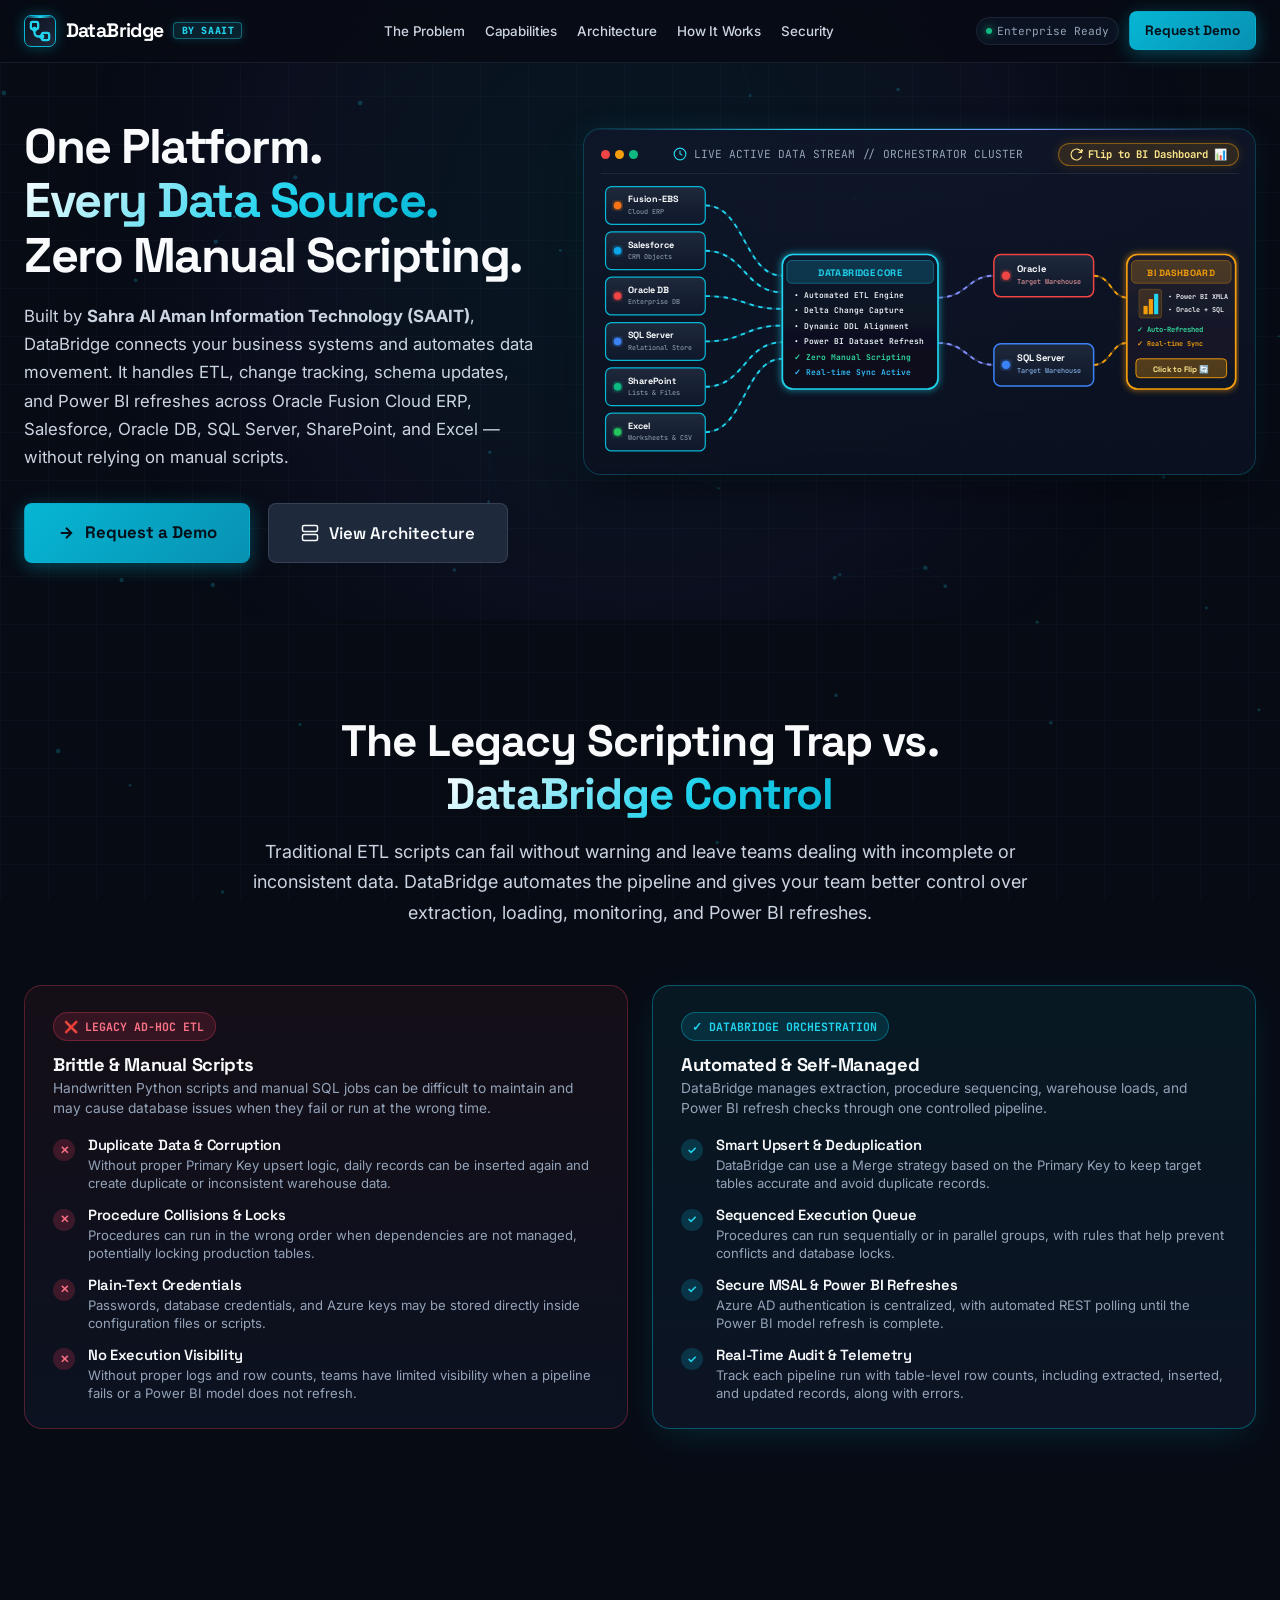
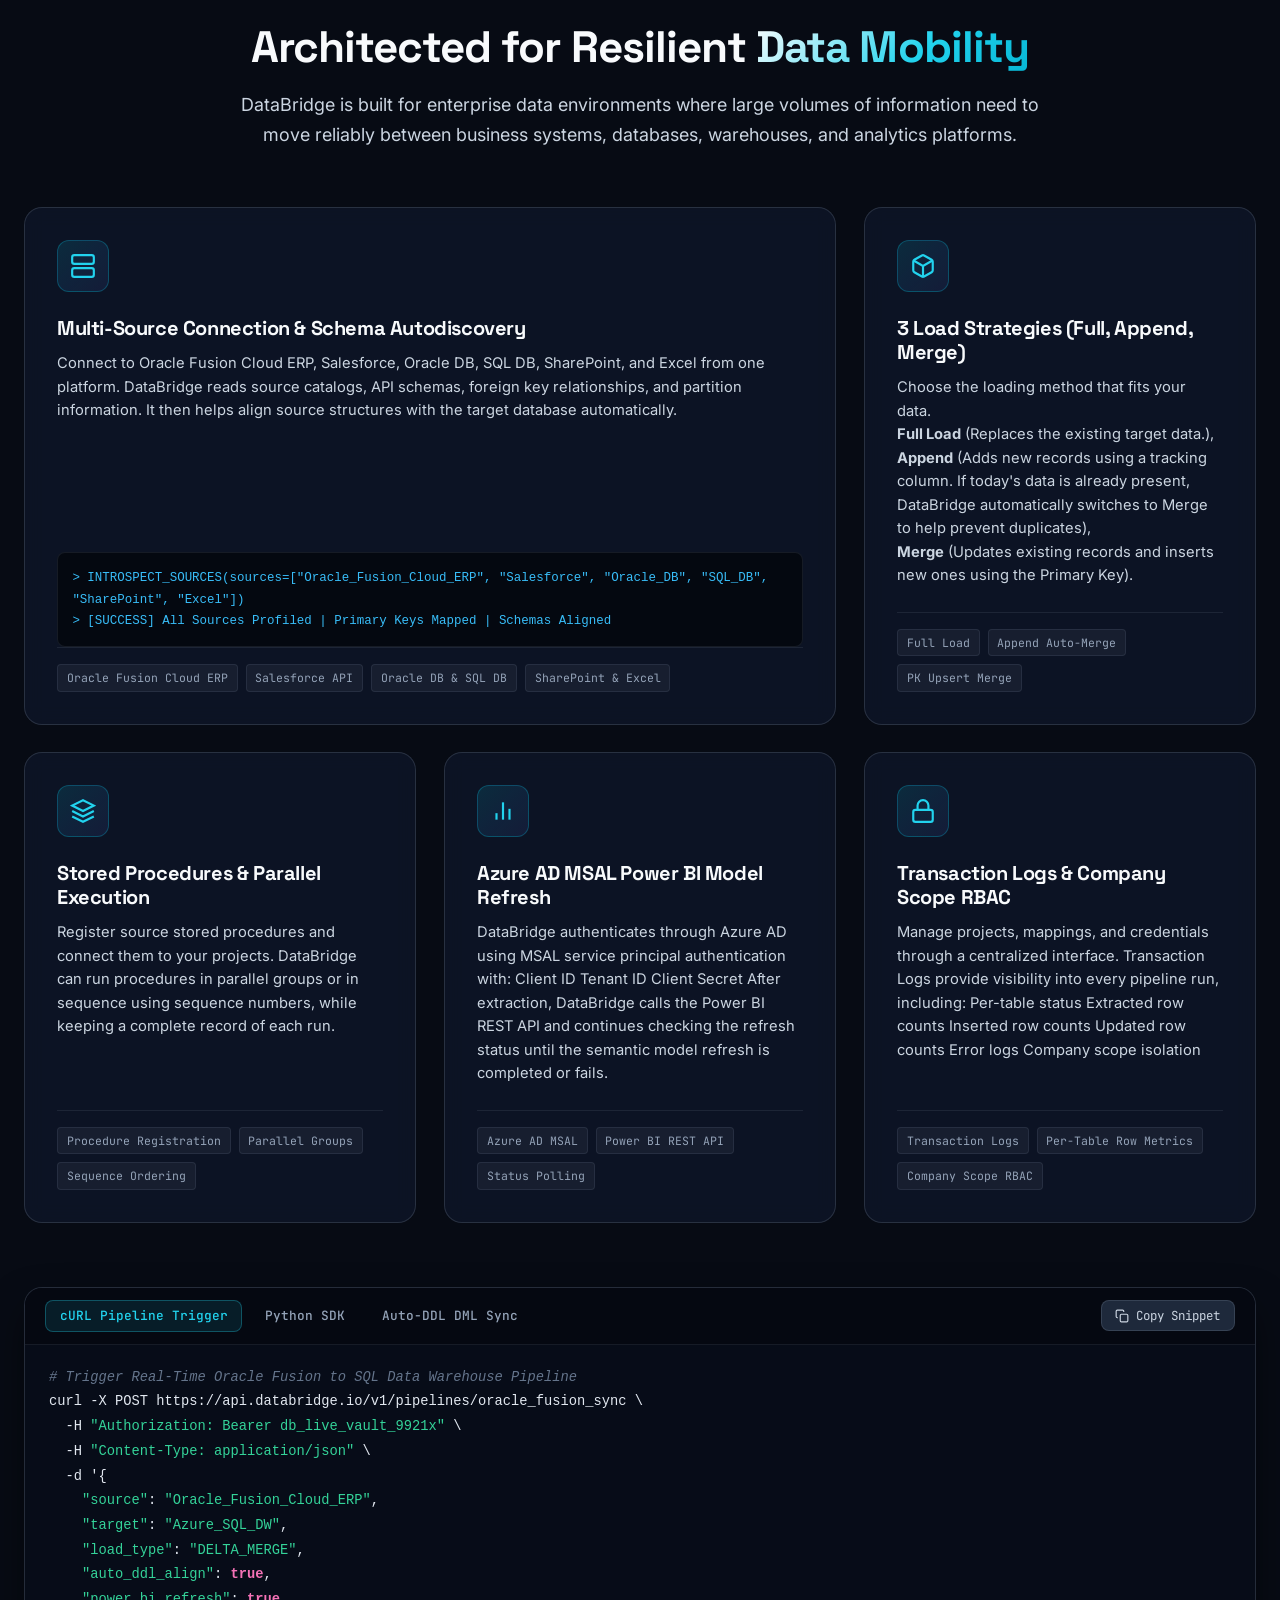
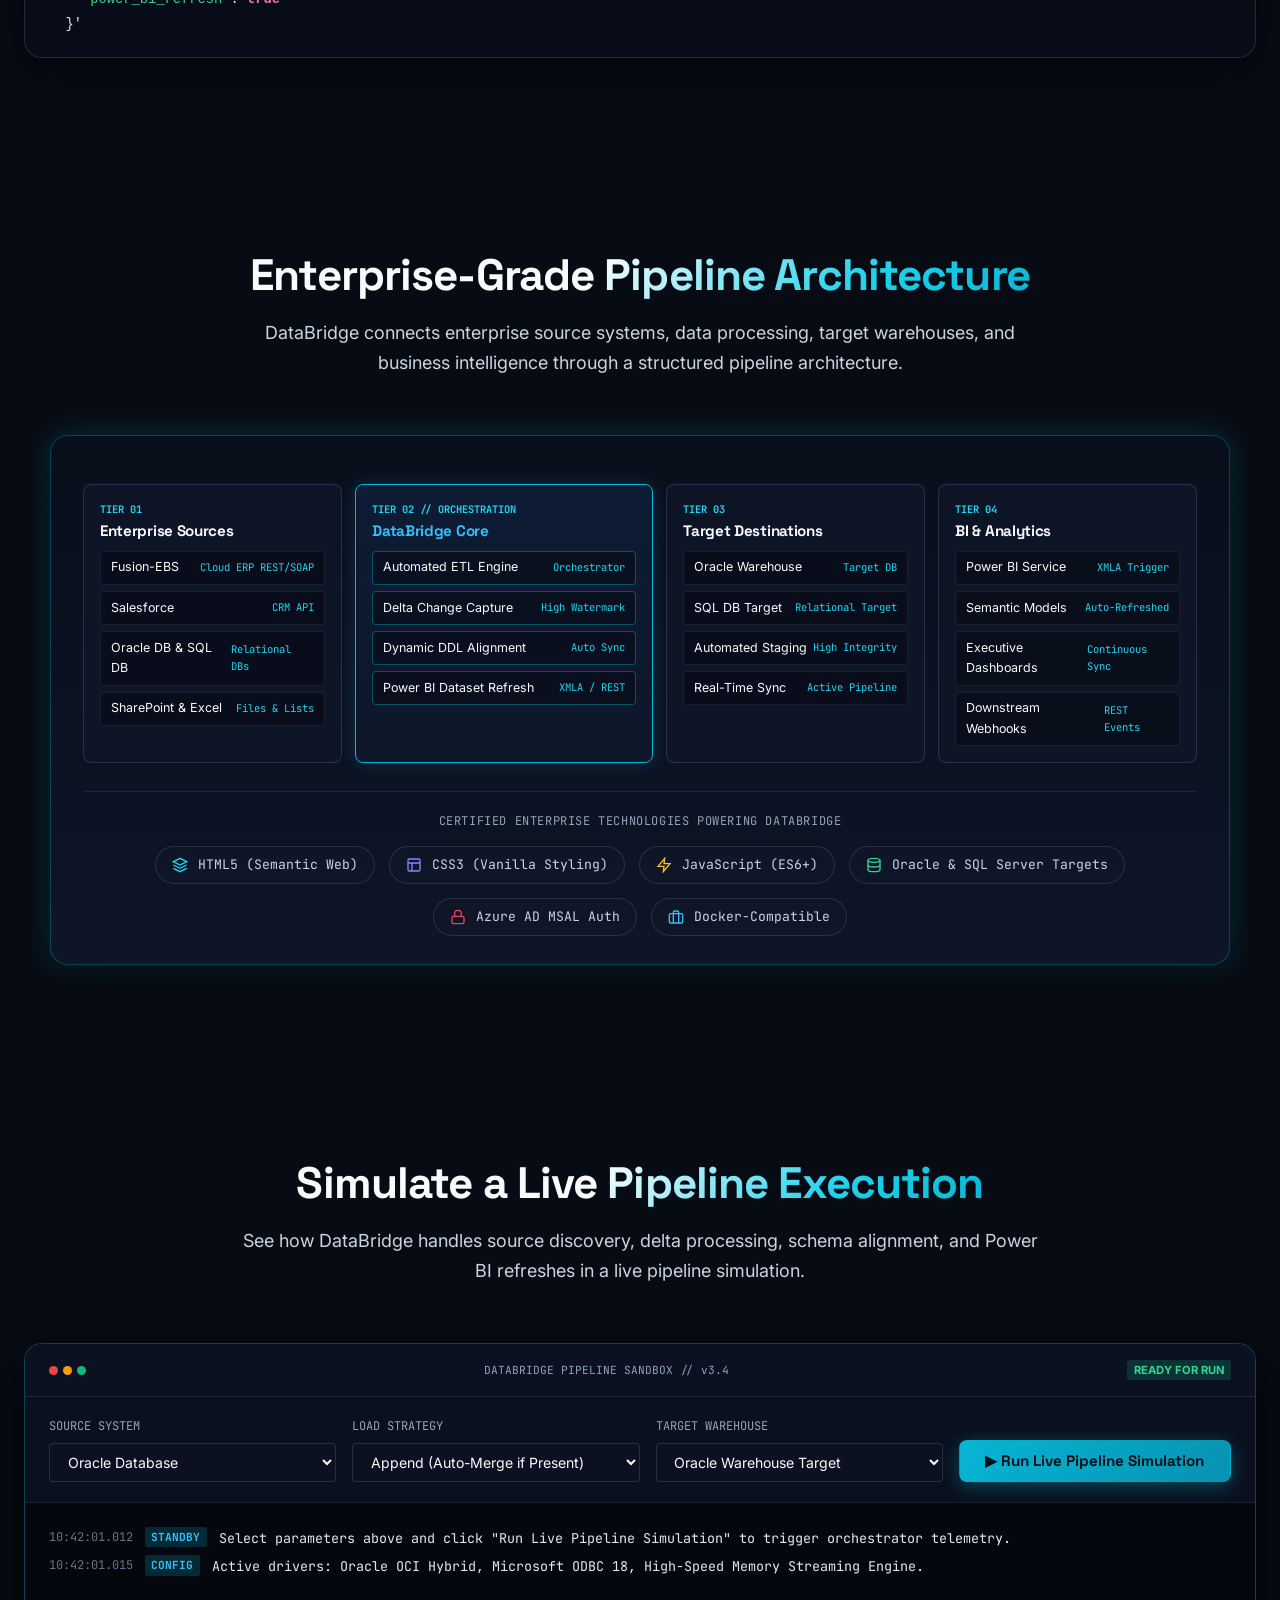
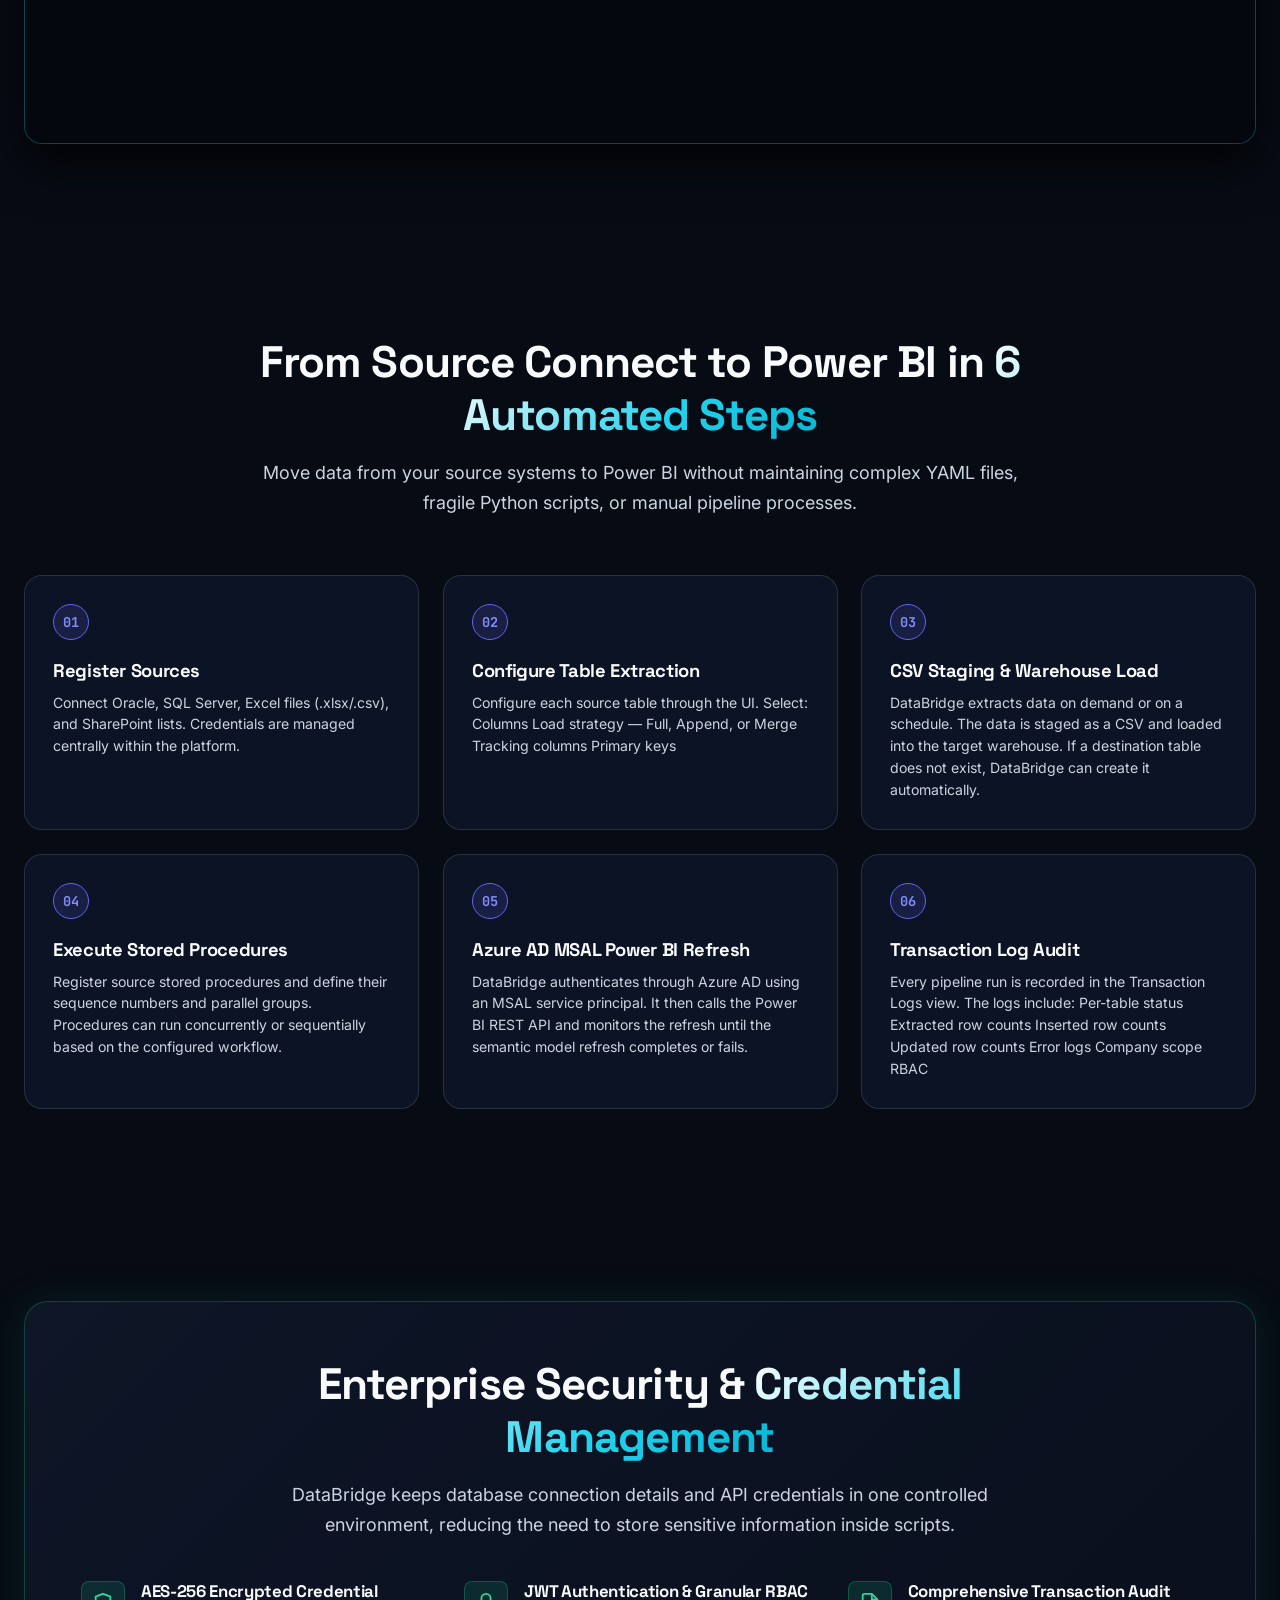
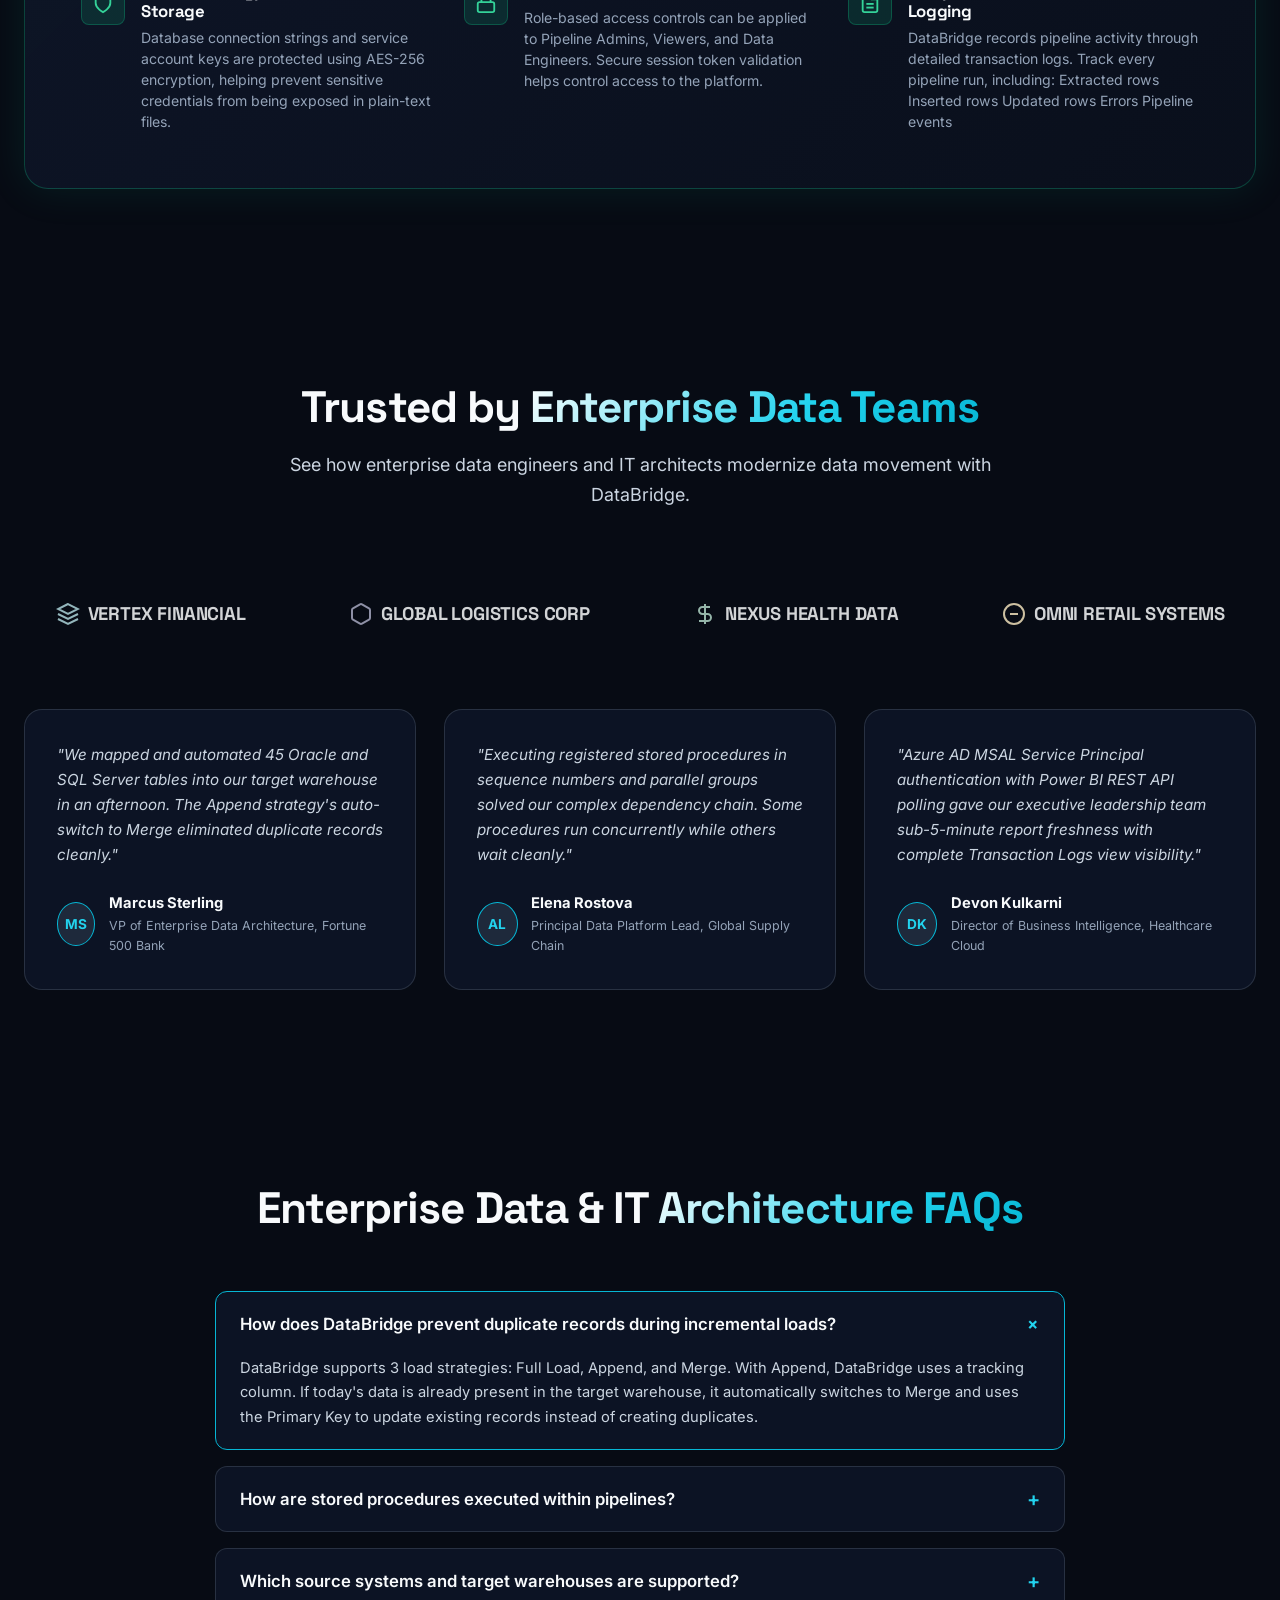
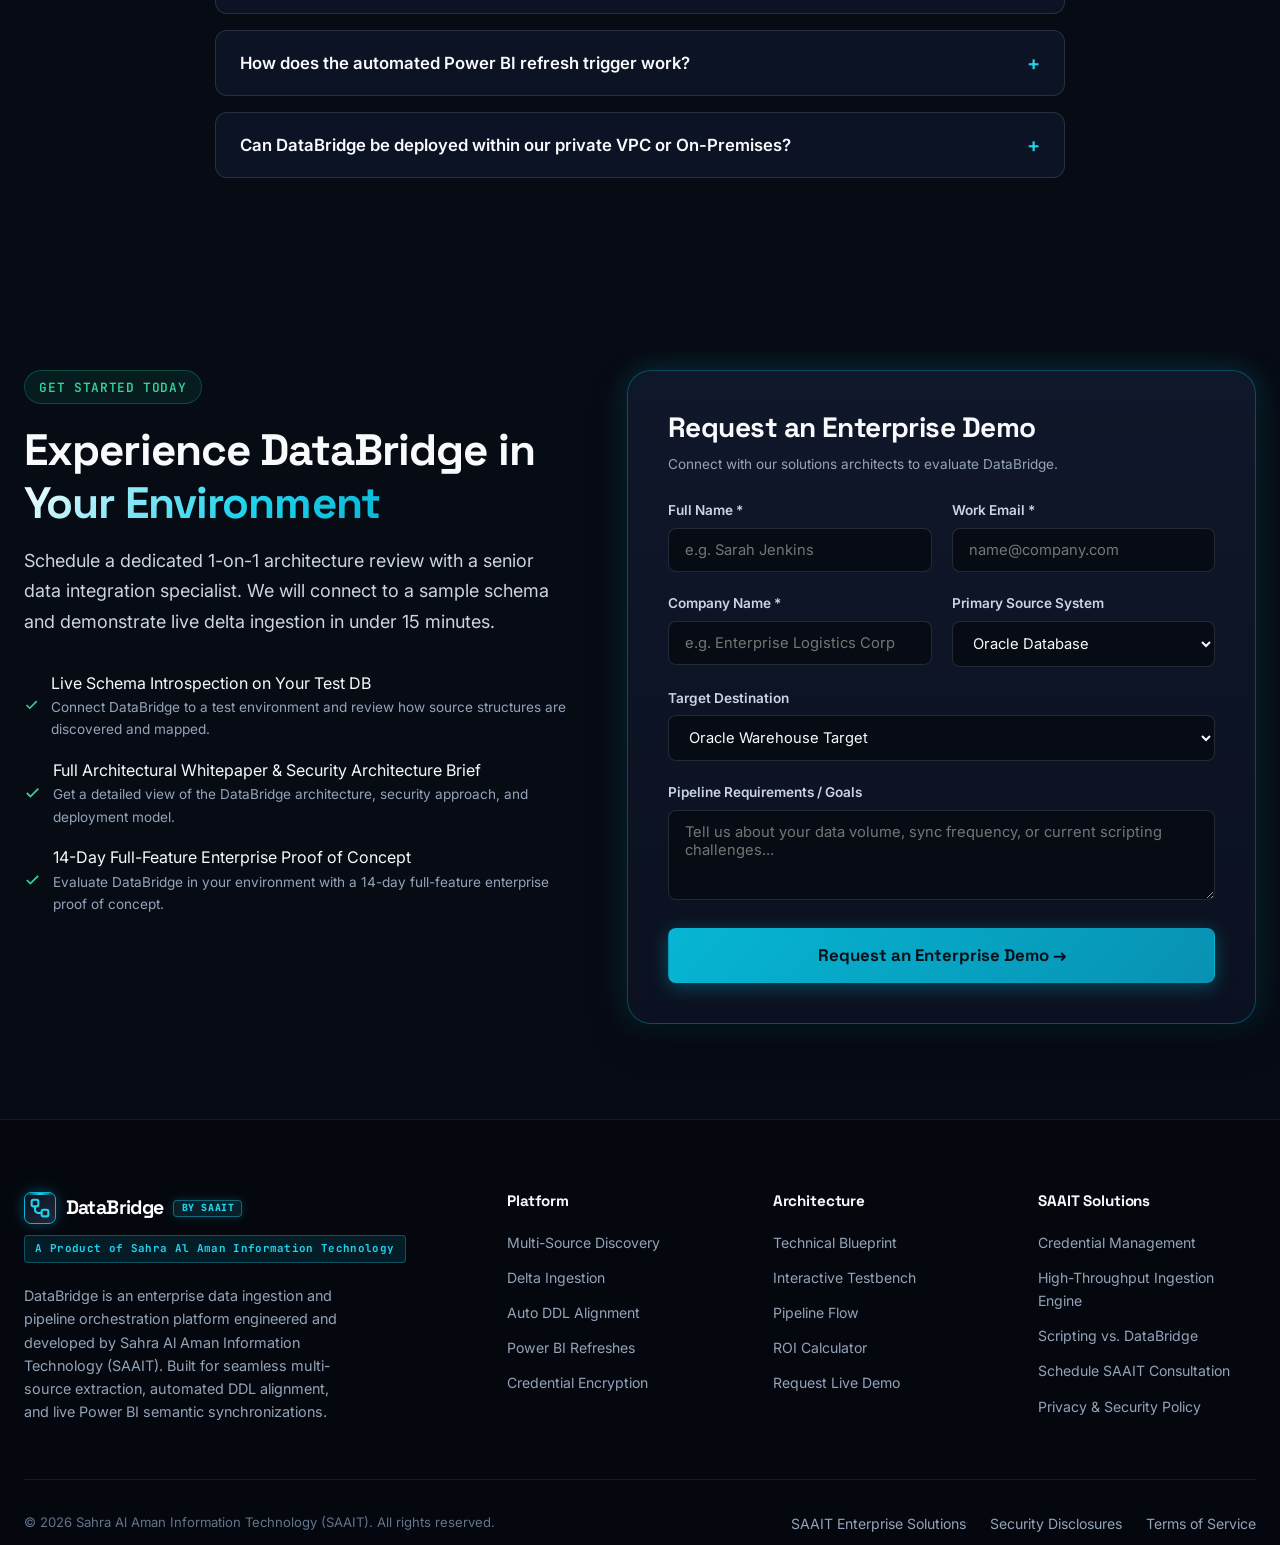
<file: index.html>
<!DOCTYPE html>
<html lang="en">

<head>
  <meta charset="UTF-8">
  <meta name="viewport" content="width=device-width, initial-scale=1.0">
  <title>DataBridge by SAAIT | Enterprise Multi-Source Data Ingestion & Pipeline Platform</title>

  <!-- SEO Meta Tags -->
  <meta name="description"
    content="DataBridge by Sahra Al Aman Information Technology (SAAIT) automates mission-critical ETL, delta change capture, dynamic warehouse DDL alignment, and Power BI semantic refreshes across Oracle, SQL Server, and cloud data warehouses without custom scripting.">
  <meta name="keywords"
    content="DataBridge, SAAIT, Sahra Al Aman Information Technology, Enterprise ETL, Data Ingestion, Pipeline Orchestration, Oracle Fusion Ingestion, SQL Server ETL, Power BI XMLA Refresh, Automated DDL Alignment, Data Warehouse">
  <meta name="author" content="Sahra Al Aman Information Technology (SAAIT)">
  <meta name="robots" content="index, follow">

  <!-- OpenGraph / Social Meta Tags -->
  <meta property="og:type" content="website">
  <meta property="og:url" content="https://saait.ae/databridge">
  <meta property="og:title"
    content="DataBridge by SAAIT — Enterprise Multi-Source Data Ingestion & Pipeline Orchestration">
  <meta property="og:description"
    content="A proprietary enterprise platform engineered by Sahra Al Aman Information Technology (SAAIT). One Platform. Every Data Source. Zero Manual Scripting.">
  <meta property="og:image" content="https://saait.ae/images/databridge-og.png">

  <!-- Twitter Card Meta -->
  <meta name="twitter:card" content="summary_large_image">
  <meta name="twitter:title" content="DataBridge by SAAIT — Enterprise Data Ingestion Engine">
  <meta name="twitter:description"
    content="Automate enterprise data pipelines across Oracle, SQL Server, and Power BI without brittle scripting. Engineered by Sahra Al Aman Information Technology.">

  <!-- Google Fonts: Space Grotesk, Inter, JetBrains Mono -->
  <link rel="preconnect" href="https://fonts.googleapis.com">
  <link rel="preconnect" href="https://fonts.gstatic.com" crossorigin>
  <link
    href="https://fonts.googleapis.com/css2?family=Inter:wght@300;400;500;600;700&family=JetBrains+Mono:wght@400;500;600;700&family=Space+Grotesk:wght@500;600;700;800&display=swap"
    rel="stylesheet">

  <!-- Core CSS Stylesheet -->
  <link rel="stylesheet" href="styles.css">

  <!-- JSON-LD Structured Data for Enterprise Software Application -->
  <script type="application/ld+json">
  {
    "@context": "https://schema.org",
    "@type": "SoftwareApplication",
    "name": "DataBridge",
    "applicationCategory": "BusinessApplication",
    "operatingSystem": "Cloud, On-Premises, Windows Server, Linux, Docker",
    "author": {
      "@type": "Organization",
      "name": "Sahra Al Aman Information Technology (SAAIT)",
      "url": "https://saait.ae"
    },
    "publisher": {
      "@type": "Organization",
      "name": "Sahra Al Aman Information Technology (SAAIT)"
    },
    "offers": {
      "@type": "Offer",
      "price": "0",
      "priceCurrency": "USD"
    },
    "description": "Enterprise Multi-Source Data Ingestion & Pipeline Orchestration Platform engineered by Sahra Al Aman Information Technology (SAAIT), automating Oracle and SQL Server data synchronization to cloud data warehouses and Power BI."
  }
  </script>
</head>

<body>

  <!-- Top Scroll Progress Bar -->
  <div class="scroll-progress-bar" id="scroll-progress"></div>

  <!-- Background Ambient Particle Canvas -->
  <canvas id="ambient-canvas"></canvas>

  <!-- Sticky Navbar -->
  <header class="navbar">
    <div class="container nav-container">
      <!-- Brand Logo -->
      <a href="#" class="logo-brand" aria-label="DataBridge by SAAIT Home">
        <div class="logo-icon">
          <svg width="22" height="22" viewBox="0 0 24 24" fill="none" stroke="#22D3EE" stroke-width="2.5"
            stroke-linecap="round" stroke-linejoin="round">
            <rect x="2" y="2" width="8" height="8" rx="2"></rect>
            <rect x="14" y="14" width="8" height="8" rx="2"></rect>
            <path d="M6 10v4a4 4 0 0 0 4 4h4"></path>
            <circle cx="6" cy="10" r="1.5" fill="#22D3EE"></circle>
            <circle cx="14" cy="18" r="1.5" fill="#22D3EE"></circle>
          </svg>
        </div>
        <span>DataBridge</span>
        <span class="logo-by-saait">BY SAAIT</span>
      </a>

      <!-- Desktop Navigation Links -->
      <nav class="nav-links" aria-label="Primary Navigation">
        <a href="#problem" class="nav-link">The Problem</a>
        <a href="#capabilities" class="nav-link">Capabilities</a>
        <a href="#architecture" class="nav-link">Architecture</a>
        <a href="#how-it-works" class="nav-link">How It Works</a>
        <a href="#security" class="nav-link">Security</a>
      </nav>

      <!-- Navbar Actions -->
      <div class="nav-actions">
        <div class="system-status-pill" title="Core Engine Operational">
          <span class="status-dot"></span>
          <span>Enterprise Ready</span>
        </div>
        <a href="#demo" class="btn btn-primary btn-sm">
          Request Demo
        </a>
        <button class="mobile-menu-btn" aria-label="Open Navigation Menu">
          <svg width="24" height="24" viewBox="0 0 24 24" fill="none" stroke="currentColor" stroke-width="2">
            <line x1="3" y1="12" x2="21" y2="12"></line>
            <line x1="3" y1="6" x2="21" y2="6"></line>
            <line x1="3" y1="18" x2="21" y2="18"></line>
          </svg>
        </button>
      </div>
    </div>
  </header>

  <!-- Mobile Drawer Overlay & Menu -->
  <div class="drawer-overlay"></div>
  <aside class="mobile-drawer" aria-label="Mobile Navigation">
    <div class="drawer-header">
      <div class="logo-brand">
        <span>DataBridge</span>
        <span class="logo-by-saait">BY SAAIT</span>
      </div>
      <button class="drawer-close-btn btn btn-ghost btn-sm" aria-label="Close Navigation Menu">✕</button>
    </div>
    <div class="drawer-links">
      <a href="#problem" class="drawer-link">The Problem</a>
      <a href="#capabilities" class="drawer-link">Capabilities</a>
      <a href="#architecture" class="drawer-link">Architecture</a>
      <a href="#how-it-works" class="drawer-link">How It Works</a>
      <a href="#security" class="drawer-link">Security</a>
      <a href="#demo" class="drawer-link text-cyan">Request Demo</a>
    </div>
  </aside>

  <!-- High-Tech Initial Page Preloader -->
  <div class="page-preloader" id="preloader">
    <div class="preloader-content">
      <div class="preloader-icon-wrap">
        <div class="logo-icon" style="width: 52px; height: 52px;">
          <svg width="28" height="28" viewBox="0 0 24 24" fill="none" stroke="#22D3EE" stroke-width="2.5"
            stroke-linecap="round" stroke-linejoin="round">
            <rect x="2" y="2" width="8" height="8" rx="2"></rect>
            <rect x="14" y="14" width="8" height="8" rx="2"></rect>
            <path d="M6 10v4a4 4 0 0 0 4 4h4"></path>
            <circle cx="6" cy="10" r="1.5" fill="#22D3EE"></circle>
            <circle cx="14" cy="18" r="1.5" fill="#22D3EE"></circle>
          </svg>
        </div>
      </div>
      <div class="preloader-brand">
        <span>DataBridge</span>
        <span class="logo-by-saait">BY SAAIT</span>
      </div>
      <div class="preloader-bar-bg">
        <div class="preloader-bar-fill" id="preloader-bar"></div>
      </div>
      <div class="preloader-status">
        <span class="status-dot"></span>
        <span id="preloader-status-text">INITIALIZING SAAIT ORCHESTRATION ENGINE...</span>
      </div>
    </div>
  </div>

  <main>
    <!-- ========================================================================
         HERO SECTION: One Platform. Every Data Source. Zero Manual Scripting.
         ======================================================================== -->
    <section class="hero-section" id="hero">
      <div class="container">
        <div class="hero-grid">

          <!-- Left Hero Column -->
          <div class="hero-content">
            <h1 class="hero-title hero-animate-title">
              One Platform. <br>
              <span class="text-gradient-cyan">Every Data Source.</span> <br>
              Zero Manual Scripting.
            </h1>

            <p class="hero-subtitle hero-animate-subtitle">
              Built by <strong>Sahra Al Aman Information Technology (SAAIT)</strong>, DataBridge connects your business
              systems and automates data movement. It handles ETL, change tracking, schema updates, and Power BI
              refreshes across Oracle Fusion Cloud ERP, Salesforce, Oracle DB, SQL Server, SharePoint, and Excel —
              without relying on manual scripts.
            </p>

            <div class="hero-ctas hero-animate-ctas">
              <a href="#demo" class="btn btn-primary btn-lg" id="hero-cta-demo">
                <svg width="18" height="18" viewBox="0 0 24 24" fill="none" stroke="currentColor" stroke-width="2.5">
                  <path d="M5 12h14M12 5l7 7-7 7" />
                </svg>
                Request a Demo
              </a>
              <a href="#architecture" class="btn btn-secondary btn-lg" id="hero-cta-arch">
                <svg width="18" height="18" viewBox="0 0 24 24" fill="none" stroke="currentColor" stroke-width="2">
                  <rect x="2" y="2" width="20" height="8" rx="2" ry="2"></rect>
                  <rect x="2" y="14" width="20" height="8" rx="2" ry="2"></rect>
                  <line x1="6" y1="6" x2="6.01" y2="6"></line>
                  <line x1="6" y1="18" x2="6.01" y2="18"></line>
                </svg>
                View Architecture
              </a>
            </div>
          </div>

          <!-- Right Hero Column: Animated Interactive Pipeline Diagram -->
          <div class="hero-visual-wrapper hero-animate-visual">
            <div class="flip-card-container" id="hero-flip-container">
              <div class="flip-card-inner">

                <!-- FRONT OF CARD: Live Architecture Stream Diagram -->
                <div class="flip-card-front hero-visual-card">
                  <div class="pipeline-terminal-header">
                    <div class="terminal-dots">
                      <span class="terminal-dot red"></span>
                      <span class="terminal-dot yellow"></span>
                      <span class="terminal-dot green"></span>
                    </div>
                    <div class="terminal-title">
                      <svg width="14" height="14" viewBox="0 0 24 24" fill="none" stroke="#22D3EE" stroke-width="2">
                        <circle cx="12" cy="12" r="10"></circle>
                        <polyline points="12 6 12 12 16 14"></polyline>
                      </svg>
                      <span>LIVE ACTIVE DATA STREAM // ORCHESTRATOR CLUSTER</span>
                    </div>
                    <button class="flip-card-toggle-btn" id="flip-to-dashboard-btn"
                      title="Click to view interactive Executive BI Dashboard">
                      <svg width="13" height="13" viewBox="0 0 24 24" fill="none" stroke="currentColor"
                        stroke-width="2">
                        <path d="M21.5 2v6h-6M21.34 15.57a10 10 0 1 1-.57-8.38l5.67-5.67"></path>
                      </svg>
                      <span>Flip to BI Dashboard 📊</span>
                    </button>
                  </div>

                  <!-- Animated SVG Pipeline Visualization (Expanded Inside Boxes) -->
                  <svg class="pipeline-diagram-svg" viewBox="10 2 844 366" fill="none"
                    xmlns="http://www.w3.org/2000/svg">
                    <defs>
                      <linearGradient id="cyanGrad" x1="0%" y1="0%" x2="100%" y2="100%">
                        <stop offset="0%" stop-color="#06B6D4" />
                        <stop offset="100%" stop-color="#3B82F6" />
                      </linearGradient>
                      <linearGradient id="nodeBg" x1="0%" y1="0%" x2="0%" y2="100%">
                        <stop offset="0%" stop-color="#1E293B" />
                        <stop offset="100%" stop-color="#0F172A" />
                      </linearGradient>
                      <linearGradient id="coreBg" x1="0%" y1="0%" x2="0%" y2="100%">
                        <stop offset="0%" stop-color="#0F172A" />
                        <stop offset="100%" stop-color="#070D1B" />
                      </linearGradient>
                      <linearGradient id="biBg" x1="0%" y1="0%" x2="0%" y2="100%">
                        <stop offset="0%" stop-color="#1E1E2E" />
                        <stop offset="100%" stop-color="#0F1424" />
                      </linearGradient>
                      <filter id="glowCyan" x="-20%" y="-20%" width="140%" height="140%">
                        <feGaussianBlur stdDeviation="5" result="blur" />
                        <feComposite in="SourceGraphic" in2="blur" operator="over" />
                      </filter>
                      <filter id="glowNode" x="-20%" y="-20%" width="140%" height="140%">
                        <feGaussianBlur stdDeviation="3" result="blur" />
                        <feComposite in="SourceGraphic" in2="blur" operator="over" />
                      </filter>
                      <filter id="glowGold" x="-20%" y="-20%" width="140%" height="140%">
                        <feGaussianBlur stdDeviation="4" result="blur" />
                        <feComposite in="SourceGraphic" in2="blur" operator="over" />
                      </filter>
                    </defs>

                    <!-- Connecting Stream Paths with Active Flow -->
                    <!-- Left Sources to Center Engine -->
                    <path d="M 148 33 C 200 33, 200 126, 250 126" stroke="rgba(6, 182, 212, 0.22)" stroke-width="2.5"
                      fill="none" />
                    <path d="M 148 93 C 200 93, 200 148, 250 148" stroke="rgba(6, 182, 212, 0.22)" stroke-width="2.5"
                      fill="none" />
                    <path d="M 148 153 C 200 153, 200 170, 250 170" stroke="rgba(6, 182, 212, 0.22)" stroke-width="2.5"
                      fill="none" />
                    <path d="M 148 213 C 200 213, 200 192, 250 192" stroke="rgba(6, 182, 212, 0.22)" stroke-width="2.5"
                      fill="none" />
                    <path d="M 148 273 C 200 273, 200 214, 250 214" stroke="rgba(6, 182, 212, 0.22)" stroke-width="2.5"
                      fill="none" />
                    <path d="M 148 333 C 200 333, 200 236, 250 236" stroke="rgba(6, 182, 212, 0.22)" stroke-width="2.5"
                      fill="none" />

                    <!-- Flowing Animated Stream Particles (Sources -> Core) -->
                    <path d="M 148 33 C 200 33, 200 126, 250 126" stroke="#22D3EE" stroke-width="2.5"
                      stroke-dasharray="6 6" class="stream-path-active" fill="none" />
                    <path d="M 148 93 C 200 93, 200 148, 250 148" stroke="#22D3EE" stroke-width="2.5"
                      stroke-dasharray="6 6" class="stream-path-active" fill="none" />
                    <path d="M 148 153 C 200 153, 200 170, 250 170" stroke="#22D3EE" stroke-width="2.5"
                      stroke-dasharray="6 6" class="stream-path-active" fill="none" />
                    <path d="M 148 213 C 200 213, 200 192, 250 192" stroke="#22D3EE" stroke-width="2.5"
                      stroke-dasharray="6 6" class="stream-path-active" fill="none" />
                    <path d="M 148 273 C 200 273, 200 214, 250 214" stroke="#22D3EE" stroke-width="2.5"
                      stroke-dasharray="6 6" class="stream-path-active" fill="none" />
                    <path d="M 148 333 C 200 333, 200 236, 250 236" stroke="#22D3EE" stroke-width="2.5"
                      stroke-dasharray="6 6" class="stream-path-active" fill="none" />

                    <!-- Center Engine to Right Target Warehouses (Oracle & SQL Server) -->
                    <path d="M 456 155 C 495 155, 495 126, 530 126" stroke="rgba(129, 140, 248, 0.25)"
                      stroke-width="2.5" fill="none" />
                    <path d="M 456 215 C 495 215, 495 244, 530 244" stroke="rgba(129, 140, 248, 0.25)"
                      stroke-width="2.5" fill="none" />
                    <path d="M 456 155 C 495 155, 495 126, 530 126" stroke="#818CF8" stroke-width="2.5"
                      stroke-dasharray="6 6" class="stream-path-active" fill="none" />
                    <path d="M 456 215 C 495 215, 495 244, 530 244" stroke="#818CF8" stroke-width="2.5"
                      stroke-dasharray="6 6" class="stream-path-active" fill="none" />

                    <!-- Stream Paths: BOTH Targets (Oracle & SQL Server) -> Downstream Power BI Dashboard -->
                    <path d="M 662 126 C 685 126, 685 155, 706 155" stroke="rgba(245, 158, 11, 0.3)" stroke-width="2.5"
                      fill="none" />
                    <path d="M 662 244 C 685 244, 685 215, 706 215" stroke="rgba(245, 158, 11, 0.3)" stroke-width="2.5"
                      fill="none" />
                    <path d="M 662 126 C 685 126, 685 155, 706 155" stroke="#F59E0B" stroke-width="2.5"
                      stroke-dasharray="6 6" class="stream-path-active" fill="none" />
                    <path d="M 662 244 C 685 244, 685 215, 706 215" stroke="#F59E0B" stroke-width="2.5"
                      stroke-dasharray="6 6" class="stream-path-active" fill="none" />

                    <!-- SOURCE NODES (Left Tier - 6 Items - Scaled Up) -->
                    <!-- Node 1: Fusion-EBS -->
                    <g class="pulse-node" data-tooltip-title="Fusion-EBS (Oracle Cloud ERP)"
                      data-tooltip-desc="High-throughput BIP / REST extract with automated pagination, token refresh, and delta change capture."
                      data-tooltip-stat="AUTOMATED PAGINATION // DELTA CAPTURE">
                      <rect x="16" y="8" width="132" height="50" rx="8" fill="url(#nodeBg)" stroke="#06B6D4"
                        stroke-width="1.6" />
                      <circle cx="32" cy="33" r="5" fill="#F97316" filter="url(#glowNode)" />
                      <text x="46" y="29" fill="#F8FAFC" font-family="'Space Grotesk', sans-serif" font-size="12"
                        font-weight="700">Fusion-EBS</text>
                      <text x="46" y="44" fill="#94A3B8" font-family="'JetBrains Mono', monospace" font-size="9">Cloud
                        ERP</text>
                    </g>

                    <!-- Node 2: Salesforce -->
                    <g class="pulse-node" data-tooltip-title="Salesforce CRM API"
                      data-tooltip-desc="Bulk API 2.0 streaming ingestion with automatic object schema mapping and OAuth 2.0 PKCE flow."
                      data-tooltip-stat="BULK API 2.0 // OAUTH 2.0 PKCE">
                      <rect x="16" y="68" width="132" height="50" rx="8" fill="url(#nodeBg)" stroke="#06B6D4"
                        stroke-width="1.6" />
                      <circle cx="32" cy="93" r="5" fill="#0EA5E9" filter="url(#glowNode)" />
                      <text x="46" y="89" fill="#F8FAFC" font-family="'Space Grotesk', sans-serif" font-size="12"
                        font-weight="700">Salesforce</text>
                      <text x="46" y="104" fill="#94A3B8" font-family="'JetBrains Mono', monospace" font-size="9">CRM
                        Objects</text>
                    </g>

                    <!-- Node 3: Oracle DB -->
                    <g class="pulse-node" data-tooltip-title="Oracle Enterprise Database"
                      data-tooltip-desc="LogMiner CDC log parsing and high-speed OCI Native Driver direct buffer reads."
                      data-tooltip-stat="LOGMINER CDC // DIRECT BUFFER READS">
                      <rect x="16" y="128" width="132" height="50" rx="8" fill="url(#nodeBg)" stroke="#06B6D4"
                        stroke-width="1.6" />
                      <circle cx="32" cy="153" r="5" fill="#EF4444" filter="url(#glowNode)" />
                      <text x="46" y="149" fill="#F8FAFC" font-family="'Space Grotesk', sans-serif" font-size="12"
                        font-weight="700">Oracle DB</text>
                      <text x="46" y="164" fill="#94A3B8" font-family="'JetBrains Mono', monospace"
                        font-size="9">Enterprise DB</text>
                    </g>

                    <!-- Node 4: SQL Server (Source) -->
                    <g class="pulse-node" data-tooltip-title="Microsoft SQL Server Source"
                      data-tooltip-desc="SqlBulkCopy and Change Tracking (CT) engine with automatic rowversion state tracking."
                      data-tooltip-stat="SQLBULKCOPY // ROWVERSION TRACKING">
                      <rect x="16" y="188" width="132" height="50" rx="8" fill="url(#nodeBg)" stroke="#06B6D4"
                        stroke-width="1.6" />
                      <circle cx="32" cy="213" r="5" fill="#3B82F6" filter="url(#glowNode)" />
                      <text x="46" y="209" fill="#F8FAFC" font-family="'Space Grotesk', sans-serif" font-size="12"
                        font-weight="700">SQL Server</text>
                      <text x="46" y="224" fill="#94A3B8" font-family="'JetBrains Mono', monospace"
                        font-size="9">Relational Store</text>
                    </g>

                    <!-- Node 5: SharePoint -->
                    <g class="pulse-node" data-tooltip-title="Microsoft SharePoint Lists"
                      data-tooltip-desc="Graph API delta queries for SharePoint lists and file metadata synchronization."
                      data-tooltip-stat="GRAPH API DELTA // AUTO-RECONCILIATION">
                      <rect x="16" y="248" width="132" height="50" rx="8" fill="url(#nodeBg)" stroke="#06B6D4"
                        stroke-width="1.6" />
                      <circle cx="32" cy="273" r="5" fill="#10B981" filter="url(#glowNode)" />
                      <text x="46" y="269" fill="#F8FAFC" font-family="'Space Grotesk', sans-serif" font-size="12"
                        font-weight="700">SharePoint</text>
                      <text x="46" y="284" fill="#94A3B8" font-family="'JetBrains Mono', monospace" font-size="9">Lists
                        &amp; Files</text>
                    </g>

                    <!-- Node 6: Excel -->
                    <g class="pulse-node" data-tooltip-title="Excel & CSV Streaming"
                      data-tooltip-desc="In-memory OpenXML streaming parser with header validation and data type inferencing."
                      data-tooltip-stat="OPENXML STREAMING // TYPE INFERENCING">
                      <rect x="16" y="308" width="132" height="50" rx="8" fill="url(#nodeBg)" stroke="#06B6D4"
                        stroke-width="1.6" />
                      <circle cx="32" cy="333" r="5" fill="#22C55E" filter="url(#glowNode)" />
                      <text x="46" y="329" fill="#F8FAFC" font-family="'Space Grotesk', sans-serif" font-size="12"
                        font-weight="700">Excel</text>
                      <text x="46" y="344" fill="#94A3B8" font-family="'JetBrains Mono', monospace"
                        font-size="9">Worksheets &amp; CSV</text>
                    </g>

                    <!-- CENTER NODE: DATABRIDGE CORE (Expanded Inside Box) -->
                    <g filter="url(#glowCyan)" class="pulse-node" data-tooltip-title="DataBridge Core Ingestion Engine"
                      data-tooltip-desc="Multi-threaded pipeline orchestrator with automatic DDL column drift alignment and Power BI dataset XMLA refresh."
                      data-tooltip-stat="MULTI-THREADED ENGINE // ENCRYPTED CREDENTIALS">
                      <rect x="250" y="98" width="206" height="178" rx="14" fill="url(#coreBg)" stroke="#22D3EE"
                        stroke-width="2.2" />
                      <rect x="256" y="106" width="194" height="30" rx="6" fill="rgba(6, 182, 212, 0.2)"
                        stroke="rgba(34, 211, 238, 0.45)" stroke-width="1" />
                      <text x="353" y="126" fill="#22D3EE" text-anchor="middle"
                        font-family="'Space Grotesk', sans-serif" font-size="12.5" font-weight="800"
                        letter-spacing="0.5">DATABRIDGE CORE</text>
                      <text x="266" y="156" fill="#F1F5F9" font-family="'JetBrains Mono', monospace" font-size="10.5"
                        font-weight="600">• Automated ETL Engine</text>
                      <text x="266" y="176" fill="#F1F5F9" font-family="'JetBrains Mono', monospace" font-size="10.5"
                        font-weight="600">• Delta Change Capture</text>
                      <text x="266" y="196" fill="#F1F5F9" font-family="'JetBrains Mono', monospace" font-size="10.5"
                        font-weight="600">• Dynamic DDL Alignment</text>
                      <text x="266" y="216" fill="#F1F5F9" font-family="'JetBrains Mono', monospace" font-size="10.5"
                        font-weight="600">• Power BI Dataset Refresh</text>
                      <text x="266" y="238" fill="#34D399" font-family="'JetBrains Mono', monospace" font-size="10.5"
                        font-weight="700">✓ Zero Manual Scripting</text>
                      <text x="266" y="258" fill="#38BDF8" font-family="'JetBrains Mono', monospace" font-size="10.5"
                        font-weight="600">✓ Real-time Sync Active</text>
                    </g>

                    <!-- DESTINATION NODES (Middle Right Tier - 2 Target Databases - Scaled Up) -->
                    <!-- Target Node 1: Oracle -->
                    <g class="pulse-node" data-tooltip-title="Oracle Target Data Warehouse"
                      data-tooltip-desc="Automated MERGE INTO upserts and DDL ALTER TABLE aligner for Oracle cloud data warehouses."
                      data-tooltip-stat="DYNAMIC DDL SCHEMA ALIGNMENT">
                      <rect x="530" y="98" width="132" height="56" rx="9" fill="url(#nodeBg)" stroke="#EF4444"
                        stroke-width="2" />
                      <circle cx="546" cy="126" r="5.5" fill="#EF4444" filter="url(#glowNode)" />
                      <text x="560" y="121" fill="#F8FAFC" font-family="'Space Grotesk', sans-serif" font-size="12.5"
                        font-weight="700">Oracle</text>
                      <text x="560" y="137" fill="#FCA5A5" font-family="'JetBrains Mono', monospace"
                        font-size="9">Target Warehouse</text>
                    </g>

                    <!-- Target Node 2: SQL Server -->
                    <g class="pulse-node" data-tooltip-title="SQL Server Target Warehouse"
                      data-tooltip-desc="Fast load staging and Power BI semantic dataset XMLA endpoint trigger upon load completion."
                      data-tooltip-stat="POWER BI AUTO-REFRESH SINK">
                      <rect x="530" y="216" width="132" height="56" rx="9" fill="url(#nodeBg)" stroke="#3B82F6"
                        stroke-width="2" />
                      <circle cx="546" cy="244" r="5.5" fill="#3B82F6" filter="url(#glowNode)" />
                      <text x="560" y="239" fill="#F8FAFC" font-family="'Space Grotesk', sans-serif" font-size="12.5"
                        font-weight="700">SQL Server</text>
                      <text x="560" y="255" fill="#93C5FD" font-family="'JetBrains Mono', monospace"
                        font-size="9">Target Warehouse</text>
                    </g>

                    <!-- DOWNSTREAM NODE (Far Right): Executive BI Dashboard (Expanded Inside Box) -->
                    <g filter="url(#glowGold)" class="pulse-node bi-svg-trigger" id="bi-svg-trigger-node"
                      style="cursor: pointer;" data-tooltip-title="Executive Power BI Analytics Dashboard"
                      data-tooltip-desc="Fed downstream by both Oracle &amp; SQL Server targets with real-time XMLA dataset refresh."
                      data-tooltip-stat="CLICK TO FLIP TO LIVE DASHBOARD 📊">
                      <rect x="706" y="98" width="144" height="178" rx="14" fill="url(#biBg)" stroke="#F59E0B"
                        stroke-width="2.2" />
                      <rect x="712" y="106" width="132" height="30" rx="6" fill="rgba(245, 158, 11, 0.2)"
                        stroke="rgba(245, 158, 11, 0.45)" stroke-width="1" />
                      <text x="778" y="126" fill="#F59E0B" text-anchor="middle"
                        font-family="'Space Grotesk', sans-serif" font-size="12" font-weight="800"
                        letter-spacing="0.5">BI DASHBOARD</text>

                      <!-- Mini Dashboard Visual Icon -->
                      <rect x="722" y="144" width="30" height="38" rx="3.5" fill="rgba(245, 158, 11, 0.15)"
                        stroke="rgba(245, 158, 11, 0.3)" />
                      <rect x="728" y="166" width="5.5" height="11" fill="#F59E0B" />
                      <rect x="735" y="157" width="5.5" height="20" fill="#F59E0B" />
                      <rect x="742" y="150" width="5.5" height="27" fill="#22D3EE" />

                      <text x="760" y="157" fill="#F1F5F9" font-family="'JetBrains Mono', monospace" font-size="9"
                        font-weight="600">• Power BI XMLA</text>
                      <text x="760" y="174" fill="#F1F5F9" font-family="'JetBrains Mono', monospace" font-size="9"
                        font-weight="600">• Oracle + SQL</text>
                      <text x="720" y="200" fill="#34D399" font-family="'JetBrains Mono', monospace" font-size="9.5"
                        font-weight="700">✓ Auto-Refreshed</text>
                      <text x="720" y="219" fill="#F59E0B" font-family="'JetBrains Mono', monospace" font-size="9"
                        font-weight="600">✓ Real-time Sync</text>

                      <!-- Flip Hint Pill -->
                      <rect x="718" y="236" width="120" height="25" rx="5" fill="rgba(245, 158, 11, 0.28)"
                        stroke="#F59E0B" stroke-width="1.2" />
                      <text x="778" y="253" fill="#FDE68A" text-anchor="middle"
                        font-family="'Space Grotesk', sans-serif" font-size="10.5" font-weight="700">Click to Flip
                        🔄</text>
                    </g>
                  </svg>
                </div>

                <!-- BACK OF CARD: Simple & Authentic Power BI Report Dashboard View (Live & Animated) -->
                <div class="flip-card-back hero-visual-card pbi-report-card">

                  <!-- Power BI Header Bar -->
                  <div class="pbi-topbar">
                    <div class="pbi-brand">
                      <div class="pbi-logo-icon">
                        <span class="pbi-bar bar-1"></span>
                        <span class="pbi-bar bar-2"></span>
                        <span class="pbi-bar bar-3"></span>
                      </div>
                      <div class="pbi-title-group">
                        <span class="pbi-app-name">Power BI</span>
                        <span class="pbi-divider">/</span>
                        <span class="pbi-report-name">Executive Enterprise Analytics Report</span>
                      </div>
                    </div>
                    <div class="pbi-actions">
                      <span class="pbi-live-badge"><span class="pbi-live-dot"></span> LIVE DIRECTQUERY</span>
                      <button class="flip-card-toggle-btn flip-back-btn" id="flip-to-pipeline-btn"
                        title="Return to Architecture Diagram">
                        ← Back to Pipeline
                      </button>
                    </div>
                  </div>

                  <!-- Power BI KPI Cards Row (4 clean KPI cards) -->
                  <div class="pbi-kpi-row">
                    <div class="pbi-kpi-box">
                      <div class="pbi-kpi-label">DAILY VOLUME</div>
                      <div class="pbi-kpi-val" id="kpi-ingest-val">1.48 TB</div>
                      <div class="pbi-kpi-trend text-green">▲ Active Weekly Load</div>
                    </div>

                    <div class="pbi-kpi-box">
                      <div class="pbi-kpi-label">PIPELINE FLOW</div>
                      <div class="pbi-kpi-val" id="kpi-throughput-val">Multi-Stream</div>
                      <div class="pbi-kpi-trend text-cyan">● Multi-threaded engine</div>
                    </div>

                    <div class="pbi-kpi-box">
                      <div class="pbi-kpi-label">SYNC CADENCE</div>
                      <div class="pbi-kpi-val" id="kpi-latency-val">Real-Time</div>
                      <div class="pbi-kpi-trend text-green">● Delta change capture</div>
                    </div>

                    <div class="pbi-kpi-box gold-highlight">
                      <div class="pbi-kpi-label">XMLA DATASETS</div>
                      <div class="pbi-kpi-val text-gold" id="kpi-xmla-val">12 <small>Models</small></div>
                      <div class="pbi-kpi-trend text-gold">● Direct Lake synchronized</div>
                    </div>
                  </div>

                  <!-- Power BI Visuals (2 clean side-by-side charts) -->
                  <div class="pbi-visuals-grid">

                    <!-- Visual 1: Target DW Ingestion Volume (Live Animated Column Bars) -->
                    <div class="pbi-chart-box">
                      <div class="pbi-chart-title">
                        <span>Target Warehouse Storage (GB/day)</span>
                        <span class="pbi-live-stream-badge">● LIVE SYNC</span>
                      </div>
                      <div class="pbi-svg-wrap">
                        <svg viewBox="0 0 300 95" class="pbi-chart-svg" xmlns="http://www.w3.org/2000/svg">
                          <!-- Grid lines -->
                          <line x1="45" y1="15" x2="285" y2="15" stroke="rgba(255,255,255,0.06)" stroke-width="1"
                            stroke-dasharray="3 3" />
                          <line x1="45" y1="42" x2="285" y2="42" stroke="rgba(255,255,255,0.06)" stroke-width="1"
                            stroke-dasharray="3 3" />
                          <line x1="45" y1="70" x2="285" y2="70" stroke="rgba(255,255,255,0.06)" stroke-width="1" />

                          <!-- Y-axis labels -->
                          <text x="36" y="18" fill="#64748B" font-size="7.5" text-anchor="end"
                            font-family="'JetBrains Mono',monospace">1.0 TB</text>
                          <text x="36" y="45" fill="#64748B" font-size="7.5" text-anchor="end"
                            font-family="'JetBrains Mono',monospace">500 GB</text>
                          <text x="36" y="73" fill="#64748B" font-size="7.5" text-anchor="end"
                            font-family="'JetBrains Mono',monospace">0 GB</text>

                          <!-- Bar 1: Oracle DW (820 GB) -->
                          <rect id="pbi-bar-oracle" class="pbi-animated-bar oracle-bar" x="82" y="19" width="56"
                            height="51" rx="4" fill="#EF4444" />
                          <text id="pbi-val-oracle" x="110" y="13" fill="#F8FAFC" font-size="9" font-weight="700"
                            text-anchor="middle" font-family="'Space Grotesk',sans-serif">820 GB</text>
                          <text x="110" y="82" fill="#FCA5A5" font-size="8.5" font-weight="600" text-anchor="middle"
                            font-family="'Space Grotesk',sans-serif">Oracle DW</text>
                          <text x="110" y="92" fill="#94A3B8" font-size="7" text-anchor="middle"
                            font-family="'JetBrains Mono',monospace">55.4% Share</text>

                          <!-- Bar 2: SQL Server DW (660 GB) -->
                          <rect id="pbi-bar-sql" class="pbi-animated-bar sql-bar" x="188" y="29" width="56" height="41"
                            rx="4" fill="#3B82F6" />
                          <text id="pbi-val-sql" x="216" y="23" fill="#F8FAFC" font-size="9" font-weight="700"
                            text-anchor="middle" font-family="'Space Grotesk',sans-serif">660 GB</text>
                          <text x="216" y="82" fill="#93C5FD" font-size="8.5" font-weight="600" text-anchor="middle"
                            font-family="'Space Grotesk',sans-serif">SQL Server</text>
                          <text x="216" y="92" fill="#94A3B8" font-size="7" text-anchor="middle"
                            font-family="'JetBrains Mono',monospace">44.6% Share</text>
                        </svg>
                      </div>
                    </div>

                    <!-- Visual 2: Hourly Ingestion Throughput (Live Flowing Area Wave) -->
                    <div class="pbi-chart-box">
                      <div class="pbi-chart-title">
                        <span>Hourly Throughput (rows/sec)</span>
                        <span class="pbi-live-stream-badge gold">⚡ STREAMING</span>
                      </div>
                      <div class="pbi-svg-wrap">
                        <svg viewBox="0 0 300 95" class="pbi-chart-svg" xmlns="http://www.w3.org/2000/svg">
                          <defs>
                            <linearGradient id="pbiGrad" x1="0%" y1="0%" x2="0%" y2="100%">
                              <stop offset="0%" stop-color="#F59E0B" stop-opacity="0.38" />
                              <stop offset="100%" stop-color="#F59E0B" stop-opacity="0.02" />
                            </linearGradient>
                          </defs>
                          <!-- Grid lines -->
                          <line x1="38" y1="15" x2="285" y2="15" stroke="rgba(255,255,255,0.06)" stroke-width="1"
                            stroke-dasharray="3 3" />
                          <line x1="38" y1="42" x2="285" y2="42" stroke="rgba(255,255,255,0.06)" stroke-width="1"
                            stroke-dasharray="3 3" />
                          <line x1="38" y1="70" x2="285" y2="70" stroke="rgba(255,255,255,0.06)" stroke-width="1" />

                          <!-- Y-axis labels -->
                          <text x="30" y="18" fill="#64748B" font-size="7.5" text-anchor="end"
                            font-family="'JetBrains Mono',monospace">60K</text>
                          <text x="30" y="45" fill="#64748B" font-size="7.5" text-anchor="end"
                            font-family="'JetBrains Mono',monospace">40K</text>
                          <text x="30" y="73" fill="#64748B" font-size="7.5" text-anchor="end"
                            font-family="'JetBrains Mono',monospace">20K</text>

                          <!-- Area -->
                          <path id="pbi-area-path"
                            d="M 38,58 C 70,52 100,64 135,34 C 165,18 195,44 225,25 C 255,12 270,22 285,14 L 285,70 L 38,70 Z"
                            fill="url(#pbiGrad)" />
                          <!-- Line -->
                          <path id="pbi-line-path"
                            d="M 38,58 C 70,52 100,64 135,34 C 165,18 195,44 225,25 C 255,12 270,22 285,14" fill="none"
                            stroke="#F59E0B" stroke-width="2.2" stroke-linecap="round" />

                          <!-- Dots & Values -->
                          <circle id="pbi-dot-1" cx="135" cy="34" r="3" fill="#F59E0B" stroke="#0F172A"
                            stroke-width="1.2" />
                          <text id="pbi-val-1" x="135" y="28" fill="#FDE68A" font-size="7.5" font-weight="700"
                            text-anchor="middle" font-family="'JetBrains Mono',monospace">48.2K</text>

                          <circle id="pbi-dot-2" cx="225" cy="25" r="3" fill="#F59E0B" stroke="#0F172A"
                            stroke-width="1.2" />
                          <text id="pbi-val-2" x="225" y="19" fill="#FDE68A" font-size="7.5" font-weight="700"
                            text-anchor="middle" font-family="'JetBrains Mono',monospace">58.1K</text>

                          <!-- Live pulsating cursor -->
                          <circle id="pbi-live-dot-outer" cx="285" cy="14" r="5.5" fill="rgba(52,211,153,0.25)" />
                          <circle id="pbi-live-dot" cx="285" cy="14" r="3" fill="#34D399" stroke="#0F172A"
                            stroke-width="1.2" />
                          <text id="pbi-live-val" x="272" y="8" fill="#34D399" font-size="8" font-weight="800"
                            text-anchor="middle" font-family="'JetBrains Mono',monospace">52.4K</text>

                          <!-- X-axis labels -->
                          <text x="38" y="83" fill="#64748B" font-size="7.5"
                            font-family="'JetBrains Mono',monospace">00:00</text>
                          <text x="120" y="83" fill="#64748B" font-size="7.5"
                            font-family="'JetBrains Mono',monospace">06:00</text>
                          <text x="200" y="83" fill="#64748B" font-size="7.5"
                            font-family="'JetBrains Mono',monospace">12:00</text>
                          <text x="275" y="83" fill="#34D399" font-size="7.5" font-weight="700"
                            font-family="'JetBrains Mono',monospace">Live</text>
                        </svg>
                      </div>
                    </div>

                  </div>

                  <!-- Power BI Summary Matrix Table -->
                  <div class="pbi-table-wrap">
                    <table class="pbi-table">
                      <thead>
                        <tr>
                          <th>Target Warehouse</th>
                          <th>Tables Mapped</th>
                          <th>Ingestion Engine</th>
                          <th>Daily Volume</th>
                          <th>Power BI XMLA Status</th>
                        </tr>
                      </thead>
                      <tbody>
                        <tr>
                          <td><span class="pbi-badge-dot oracle"></span> <strong>Oracle Fusion DW</strong></td>
                          <td>24 Tables Synced</td>
                          <td><span class="pbi-engine-tag">Delta CDC LogMiner</span></td>
                          <td><strong id="tbl-oracle-vol" style="color:#F8FAFC;">820 GB</strong> <small
                              style="color:#94A3B8;">(55.4%)</small></td>
                          <td><span class="pbi-status-pill ok">✓ Synchronized</span></td>
                        </tr>
                        <tr>
                          <td><span class="pbi-badge-dot sqlserver"></span> <strong>SQL Server 2022 DW</strong></td>
                          <td>14 Tables Synced</td>
                          <td><span class="pbi-engine-tag">SqlBulkCopy / CT</span></td>
                          <td><strong id="tbl-sql-vol" style="color:#F8FAFC;">660 GB</strong> <small
                              style="color:#94A3B8;">(44.6%)</small></td>
                          <td><span class="pbi-status-pill ok">✓ Synchronized</span></td>
                        </tr>
                      </tbody>
                    </table>
                  </div>

                  <!-- Power BI Footer Bar -->
                  <div class="pbi-footer-bar">
                    <div class="pbi-footer-status">
                      <span class="pbi-sync-dot"></span>
                      <span>Power BI Semantic Layer Active &middot; 12/12 Datasets Live &middot; Automated XMLA
                        Refresh</span>
                    </div>
                    <button class="pbi-refresh-btn" id="trigger-xmla-btn">
                      <svg width="11" height="11" viewBox="0 0 24 24" fill="none" stroke="currentColor"
                        stroke-width="2.5">
                        <path d="M21.5 2v6h-6M21.34 15.57a10 10 0 1 1-.57-8.38l5.67-5.67"></path>
                      </svg>
                      <span>Trigger Refresh</span>
                    </button>
                  </div>

                </div>

              </div>
            </div>
          </div>

        </div>
      </div>
    </section>

    <!-- ========================================================================
         THE PROBLEM SECTION: Chaos vs. Control (Before vs. After)
         ======================================================================== -->
    <section class="section-wrapper" id="problem">
      <div class="container">
        <div class="section-header" data-reveal="fade-up">
          <h2>The Legacy Scripting Trap vs. <span class="text-gradient-cyan">DataBridge Control</span></h2>
          <p class="section-description">
            Traditional ETL scripts can fail without warning and leave teams dealing with incomplete or inconsistent
            data.

            DataBridge automates the pipeline and gives your team better control over extraction, loading, monitoring,
            and Power BI refreshes.
          </p>
        </div>

        <div class="chaos-control-grid">

          <!-- Chaos Card (Before DataBridge) -->
          <div class="comparison-card chaos" data-reveal="fade-right">
            <span class="card-badge bad">❌ LEGACY AD-HOC ETL</span>
            <h3>Brittle & Manual Scripts</h3>
            <p class="text-muted">Handwritten Python scripts and manual SQL jobs can be difficult to maintain and may
              cause database issues when they fail or run at the wrong time.</p>

            <div class="comparison-list">
              <div class="comparison-item">
                <div class="comparison-icon bad">✕</div>
                <div class="comparison-text">
                  <h4>Duplicate Data & Corruption</h4>
                  <p>Without proper Primary Key upsert logic, daily records can be inserted again and create duplicate
                    or inconsistent warehouse data.</p>
                </div>
              </div>

              <div class="comparison-item">
                <div class="comparison-icon bad">✕</div>
                <div class="comparison-text">
                  <h4>Procedure Collisions & Locks</h4>
                  <p>Procedures can run in the wrong order when dependencies are not managed, potentially locking
                    production tables.</p>
                </div>
              </div>

              <div class="comparison-item">
                <div class="comparison-icon bad">✕</div>
                <div class="comparison-text">
                  <h4>Plain-Text Credentials</h4>
                  <p>Passwords, database credentials, and Azure keys may be stored directly inside configuration files
                    or scripts.</p>
                </div>
              </div>

              <div class="comparison-item">
                <div class="comparison-icon bad">✕</div>
                <div class="comparison-text">
                  <h4>No Execution Visibility</h4>
                  <p>Without proper logs and row counts, teams have limited visibility when a pipeline fails or a Power
                    BI model does not refresh.</p>
                </div>
              </div>
            </div>
          </div>

          <!-- Control Card (With DataBridge) -->
          <div class="comparison-card control" data-reveal="fade-left">
            <span class="card-badge good">✓ DATABRIDGE ORCHESTRATION</span>
            <h3>Automated & Self-Managed</h3>
            <p class="text-muted">DataBridge manages extraction, procedure sequencing, warehouse loads, and Power BI
              refresh checks through one controlled pipeline.</p>

            <div class="comparison-list">
              <div class="comparison-item">
                <div class="comparison-icon good">✓</div>
                <div class="comparison-text">
                  <h4>Smart Upsert & Deduplication</h4>
                  <p>DataBridge can use a Merge strategy based on the Primary Key to keep target tables accurate and
                    avoid duplicate records.</p>
                </div>
              </div>

              <div class="comparison-item">
                <div class="comparison-icon good">✓</div>
                <div class="comparison-text">
                  <h4>Sequenced Execution Queue</h4>
                  <p>Procedures can run sequentially or in parallel groups, with rules that help prevent conflicts and
                    database locks.</p>
                </div>
              </div>

              <div class="comparison-item">
                <div class="comparison-icon good">✓</div>
                <div class="comparison-text">
                  <h4>Secure MSAL & Power BI Refreshes</h4>
                  <p>Azure AD authentication is centralized, with automated REST polling until the Power BI model
                    refresh is complete.</p>
                </div>
              </div>

              <div class="comparison-item">
                <div class="comparison-icon good">✓</div>
                <div class="comparison-text">
                  <h4>Real-Time Audit & Telemetry</h4>
                  <p>Track each pipeline run with table-level row counts, including extracted, inserted, and updated
                    records, along with errors.</p>
                </div>
              </div>
            </div>
          </div>

        </div>
      </div>
    </section>

    <!-- ========================================================================
         CORE CAPABILITIES GRID: 5 Feature Blocks
         ======================================================================== -->
    <section class="section-wrapper" id="capabilities">
      <div class="container">
        <div class="section-header" data-reveal="fade-up">
          <h2>Architected for Resilient <span class="text-gradient-cyan">Data Mobility</span></h2>
          <p class="section-description">
            DataBridge is built for enterprise data environments where large volumes of information need to move
            reliably between business systems, databases, warehouses, and analytics platforms.
          </p>
        </div>

        <div class="capabilities-grid">

          <!-- Capability 1: Multi-Source Connection & Schema Autodiscovery -->
          <div class="capability-card featured-span" data-spotlight data-reveal="fade-up">
            <div class="capability-icon-box">
              <svg width="26" height="26" viewBox="0 0 24 24" fill="none" stroke="currentColor" stroke-width="2">
                <rect x="2" y="2" width="20" height="8" rx="2" ry="2"></rect>
                <rect x="2" y="14" width="20" height="8" rx="2" ry="2"></rect>
                <line x1="6" y1="6" x2="6.01" y2="6"></line>
                <line x1="6" y1="18" x2="6.01" y2="18"></line>
              </svg>
            </div>
            <h3 class="capability-title">Multi-Source Connection & Schema Autodiscovery</h3>
            <p class="capability-desc">
              Connect to Oracle Fusion Cloud ERP, Salesforce, Oracle DB, SQL DB, SharePoint, and Excel from one
              platform.

              DataBridge reads source catalogs, API schemas, foreign key relationships, and partition information. It
              then helps align source structures with the target database automatically.
            </p>
            <div class="capability-interactive-preview">
              <code>&gt; INTROSPECT_SOURCES(sources=["Oracle_Fusion_Cloud_ERP", "Salesforce", "Oracle_DB", "SQL_DB", "SharePoint", "Excel"]) <br>
              &gt; [SUCCESS] All Sources Profiled | Primary Keys Mapped | Schemas Aligned</code>
            </div>
            <div class="capability-tags">
              <span class="capability-tag">Oracle Fusion Cloud ERP</span>
              <span class="capability-tag">Salesforce API</span>
              <span class="capability-tag">Oracle DB &amp; SQL DB</span>
              <span class="capability-tag">SharePoint &amp; Excel</span>
            </div>
          </div>

          <!-- Capability 2: 3 Configurable Load Strategies per Table -->
          <div class="capability-card" data-reveal="fade-up" style="transition-delay: 0.15s;">
            <div class="capability-icon-box">
              <svg width="26" height="26" viewBox="0 0 24 24" fill="none" stroke="currentColor" stroke-width="2">
                <path
                  d="M21 16V8a2 2 0 0 0-1-1.73l-7-4a2 2 0 0 0-2 0l-7 4A2 2 0 0 0 3 8v8a2 2 0 0 0 1 1.73l7 4a2 2 0 0 0 2 0l7-4A2 2 0 0 0 21 16z">
                </path>
                <polyline points="3.27 6.96 12 12.01 20.73 6.96"></polyline>
                <line x1="12" y1="22.08" x2="12" y2="12"></line>
              </svg>
            </div>
            <h3 class="capability-title">3 Load Strategies (Full, Append, Merge)</h3>
            <p class="capability-desc">
              Choose the loading method that fits your data. <strong><br>Full Load</strong> (Replaces the existing
              target data.), <strong>Append</strong> (Adds new records using a tracking column. If today's data is
              already present, DataBridge automatically switches to Merge to help prevent duplicates),
              <strong> <br>Merge</strong> (Updates existing records and inserts new ones using the Primary Key).
            </p>
            <div class="capability-tags">
              <span class="capability-tag">Full Load</span>
              <span class="capability-tag">Append Auto-Merge</span>
              <span class="capability-tag">PK Upsert Merge</span>
            </div>
          </div>

          <!-- Capability 3: Stored Procedure Sequence & Parallel Groups -->
          <div class="capability-card" data-reveal="fade-up">
            <div class="capability-icon-box">
              <svg width="26" height="26" viewBox="0 0 24 24" fill="none" stroke="currentColor" stroke-width="2">
                <polygon points="12 2 2 7 12 12 22 7 12 2"></polygon>
                <polyline points="2 17 12 22 22 17"></polyline>
                <polyline points="2 12 12 17 22 12"></polyline>
              </svg>
            </div>
            <h3 class="capability-title">Stored Procedures & Parallel Execution</h3>
            <p class="capability-desc">
              Register source stored procedures and connect them to your projects.

              DataBridge can run procedures in parallel groups or in sequence using sequence numbers, while keeping a
              complete record of each run.
            </p>
            <div class="capability-tags">
              <span class="capability-tag">Procedure Registration</span>
              <span class="capability-tag">Parallel Groups</span>
              <span class="capability-tag">Sequence Ordering</span>
            </div>
          </div>

          <!-- Capability 4: Azure AD MSAL Power BI Model Refresh -->
          <div class="capability-card" data-reveal="fade-up" style="transition-delay: 0.15s;">
            <div class="capability-icon-box">
              <svg width="26" height="26" viewBox="0 0 24 24" fill="none" stroke="currentColor" stroke-width="2">
                <line x1="18" y1="20" x2="18" y2="10"></line>
                <line x1="12" y1="20" x2="12" y2="4"></line>
                <line x1="6" y1="20" x2="6" y2="14"></line>
              </svg>
            </div>
            <h3 class="capability-title">Azure AD MSAL Power BI Model Refresh</h3>
            <p class="capability-desc">
              DataBridge authenticates through Azure AD using MSAL service principal authentication with:

              Client ID

              Tenant ID

              Client Secret

              After extraction, DataBridge calls the Power BI REST API and continues checking the refresh status until
              the semantic model refresh is completed or fails.
            </p>
            <div class="capability-tags">
              <span class="capability-tag">Azure AD MSAL</span>
              <span class="capability-tag">Power BI REST API</span>
              <span class="capability-tag">Status Polling</span>
            </div>
          </div>

          <!-- Capability 5: Transaction Logs & Company-Scoped Access -->
          <div class="capability-card" data-reveal="fade-up" style="transition-delay: 0.3s;">
            <div class="capability-icon-box">
              <svg width="26" height="26" viewBox="0 0 24 24" fill="none" stroke="currentColor" stroke-width="2">
                <rect x="3" y="11" width="18" height="11" rx="2" ry="2"></rect>
                <path d="M7 11V7a5 5 0 0 1 10 0v4"></path>
              </svg>
            </div>
            <h3 class="capability-title">Transaction Logs & Company Scope RBAC</h3>
            <p class="capability-desc">
              Manage projects, mappings, and credentials through a centralized interface.

              Transaction Logs provide visibility into every pipeline run, including:

              Per-table status

              Extracted row counts

              Inserted row counts

              Updated row counts

              Error logs

              Company scope isolation
            </p>
            <div class="capability-tags">
              <span class="capability-tag">Transaction Logs</span>
              <span class="capability-tag">Per-Table Row Metrics</span>
              <span class="capability-tag">Company Scope RBAC</span>
            </div>
          </div>

        </div>

        <!-- Developer CLI & API Sync Code Snippets Card -->
        <div class="code-section-wrapper" data-reveal="fade-up">
          <div class="code-snippet-card" data-spotlight>
            <div class="code-header">
              <div class="code-tabs">
                <button class="code-tab-btn active" data-tab="curl">cURL Pipeline Trigger</button>
                <button class="code-tab-btn" data-tab="python">Python SDK</button>
                <button class="code-tab-btn" data-tab="sql">Auto-DDL DML Sync</button>
              </div>
              <button class="code-copy-btn" id="copy-code-btn">
                <svg width="14" height="14" viewBox="0 0 24 24" fill="none" stroke="currentColor" stroke-width="2">
                  <rect x="9" y="9" width="13" height="13" rx="2" ry="2"></rect>
                  <path d="M5 15H4a2 2 0 0 1-2-2V4a2 2 0 0 1 2-2h9a2 2 0 0 1 2 2v1"></path>
                </svg>
                <span>Copy Snippet</span>
              </button>
            </div>
            <div class="code-body">
              <!-- cURL tab -->
              <pre class="code-block active" id="code-curl"><code><span class="code-comment"># Trigger Real-Time Oracle Fusion to SQL Data Warehouse Pipeline</span>
curl -X POST https://api.databridge.io/v1/pipelines/oracle_fusion_sync \
  -H <span class="code-string">"Authorization: Bearer db_live_vault_9921x"</span> \
  -H <span class="code-string">"Content-Type: application/json"</span> \
  -d '{
    <span class="code-string">"source"</span>: <span class="code-string">"Oracle_Fusion_Cloud_ERP"</span>,
    <span class="code-string">"target"</span>: <span class="code-string">"Azure_SQL_DW"</span>,
    <span class="code-string">"load_type"</span>: <span class="code-string">"DELTA_MERGE"</span>,
    <span class="code-string">"auto_ddl_align"</span>: <span class="code-keyword">true</span>,
    <span class="code-string">"power_bi_refresh"</span>: <span class="code-keyword">true</span>
  }'</code></pre>

              <!-- Python SDK tab -->
              <pre class="code-block"
                id="code-python"><code><span class="code-keyword">from</span> databridge <span class="code-keyword">import</span> OrchestratorEngine

<span class="code-comment"># Initialize Vault Authenticated DataBridge Engine</span>
engine = OrchestratorEngine(vault_key=<span class="code-string">"env.DATABRIDGE_VAULT_KEY"</span>)

<span class="code-comment"># Configure Delta Sync between Oracle DB and SQL Server Target</span>
sync_job = engine.create_pipeline(
    source_type=<span class="code-string">"ORACLE_FUSION"</span>,
    target_type=<span class="code-string">"SQL_SERVER"</span>,
    strategy=<span class="code-string">"MERGE_UPSERT"</span>,
    tables=[<span class="code-string">"GL_BALANCES"</span>, <span class="code-string">"RA_CUSTOMER_TRX_ALL"</span>]
)

result = sync_job.execute(auto_align_ddl=<span class="code-keyword">True</span>)
<span class="code-function">print</span>(<span class="code-string">f"Sync Completed: {result.rows_inserted} rows inserted, status: {result.status}"</span>)</code></pre>

              <!-- SQL tab -->
              <pre class="code-block" id="code-sql"><code><span class="code-comment">-- Automatic Dynamic DDL Alignment Engine Output</span>
<span class="code-keyword">ALTER TABLE</span> dw.fact_oracle_gl_balances 
<span class="code-keyword">ADD COLUMN</span> new_tax_compliance_code <span class="code-var">VARCHAR(64)</span> <span class="code-keyword">NULL</span>;

<span class="code-keyword">MERGE INTO</span> dw.fact_oracle_gl_balances <span class="code-keyword">AS</span> target
<span class="code-keyword">USING</span> stg.oracle_gl_delta <span class="code-keyword">AS</span> src
<span class="code-keyword">ON</span> target.period_id = src.period_id <span class="code-keyword">AND</span> target.account_id = src.account_id
<span class="code-keyword">WHEN MATCHED THEN UPDATE SET</span> 
    target.balance_amount = src.balance_amount,
    target.last_update_date = <span class="code-function">GETDATE()</span>
<span class="code-keyword">WHEN NOT MATCHED THEN INSERT</span> (period_id, account_id, balance_amount)
<span class="code-keyword">VALUES</span> (src.period_id, src.account_id, src.balance_amount);</code></pre>
            </div>
          </div>
        </div>
      </div>
    </section>

    <!-- ========================================================================
         ARCHITECTURE SECTION: Deep Dive Pipeline Blueprint
         ======================================================================== -->
    <section class="section-wrapper" id="architecture">
      <div class="container">
        <div class="section-header" data-reveal="fade-up">
          <h2>Enterprise-Grade <span class="text-gradient-cyan">Pipeline Architecture</span></h2>
          <p class="section-description">
            DataBridge connects enterprise source systems, data processing, target warehouses, and business intelligence
            through a structured pipeline architecture.
          </p>
        </div>

        <div class="architecture-box" data-reveal="zoom-in">
          <div class="architecture-diagram-wrapper">

            <!-- Tier 1: Source Tier -->
            <div class="arch-tier-card" data-reveal="fade-up">
              <span class="tier-number">TIER 01</span>
              <h3 class="tier-title">Enterprise Sources</h3>
              <div class="tier-items-list">
                <div class="tier-item-pill">
                  <span>Fusion-EBS</span>
                  <span class="sub">Cloud ERP REST/SOAP</span>
                </div>
                <div class="tier-item-pill">
                  <span>Salesforce</span>
                  <span class="sub">CRM API</span>
                </div>
                <div class="tier-item-pill">
                  <span>Oracle DB &amp; SQL DB</span>
                  <span class="sub">Relational DBs</span>
                </div>
                <div class="tier-item-pill">
                  <span>SharePoint &amp; Excel</span>
                  <span class="sub">Files &amp; Lists</span>
                </div>
              </div>
            </div>

            <!-- Tier 2: DataBridge Control & Ingestion Plane -->
            <div class="arch-tier-card featured">
              <span class="tier-number" style="color: #22D3EE;">TIER 02 // ORCHESTRATION</span>
              <h3 class="tier-title text-cyan">DataBridge Core</h3>
              <div class="tier-items-list">
                <div class="tier-item-pill" style="border-color: rgba(6, 182, 212, 0.4);">
                  <span>Automated ETL Engine</span>
                  <span class="sub">Orchestrator</span>
                </div>
                <div class="tier-item-pill" style="border-color: rgba(6, 182, 212, 0.4);">
                  <span>Delta Change Capture</span>
                  <span class="sub">High Watermark</span>
                </div>
                <div class="tier-item-pill" style="border-color: rgba(6, 182, 212, 0.4);">
                  <span>Dynamic DDL Alignment</span>
                  <span class="sub">Auto Sync</span>
                </div>
                <div class="tier-item-pill" style="border-color: rgba(6, 182, 212, 0.4);">
                  <span>Power BI Dataset Refresh</span>
                  <span class="sub">XMLA / REST</span>
                </div>
              </div>
            </div>

            <!-- Tier 3: Target Warehouse Tier -->
            <div class="arch-tier-card">
              <span class="tier-number">TIER 03</span>
              <h3 class="tier-title">Target Destinations</h3>
              <div class="tier-items-list">
                <div class="tier-item-pill">
                  <span>Oracle Warehouse</span>
                  <span class="sub">Target DB</span>
                </div>
                <div class="tier-item-pill">
                  <span>SQL DB Target</span>
                  <span class="sub">Relational Target</span>
                </div>
                <div class="tier-item-pill">
                  <span>Automated Staging</span>
                  <span class="sub">High Integrity</span>
                </div>
                <div class="tier-item-pill">
                  <span>Real-Time Sync</span>
                  <span class="sub">Active Pipeline</span>
                </div>
              </div>
            </div>

            <!-- Tier 4: Business Intelligence & BI Refreshes -->
            <div class="arch-tier-card">
              <span class="tier-number">TIER 04</span>
              <h3 class="tier-title">BI & Analytics</h3>
              <div class="tier-items-list">
                <div class="tier-item-pill">
                  <span>Power BI Service</span>
                  <span class="sub">XMLA Trigger</span>
                </div>
                <div class="tier-item-pill">
                  <span>Semantic Models</span>
                  <span class="sub">Auto-Refreshed</span>
                </div>
                <div class="tier-item-pill">
                  <span>Executive Dashboards</span>
                  <span class="sub">Continuous Sync</span>
                </div>
                <div class="tier-item-pill">
                  <span>Downstream Webhooks</span>
                  <span class="sub">REST Events</span>
                </div>
              </div>
            </div>

          </div>

          <!-- Tech Stack Badges Strip -->
          <div class="tech-stack-strip">
            <div class="tech-stack-title">Certified Enterprise Technologies Powering DataBridge</div>
            <div class="tech-badges-row">
              <div class="tech-badge">
                <svg width="16" height="16" viewBox="0 0 24 24" fill="none" stroke="#22D3EE" stroke-width="2">
                  <path d="M12 2L2 7l10 5 10-5-10-5zM2 17l10 5 10-5M2 12l10 5 10-5"></path>
                </svg>
                <span>HTML5 (Semantic Web)</span>
              </div>
              <div class="tech-badge">
                <svg width="16" height="16" viewBox="0 0 24 24" fill="none" stroke="#818CF8" stroke-width="2">
                  <rect x="3" y="3" width="18" height="18" rx="2" ry="2"></rect>
                  <path d="M3 9h18M9 21V9"></path>
                </svg>
                <span>CSS3 (Vanilla Styling)</span>
              </div>
              <div class="tech-badge">
                <svg width="16" height="16" viewBox="0 0 24 24" fill="none" stroke="#FBBF24" stroke-width="2">
                  <polygon points="13 2 3 14 12 14 11 22 21 10 12 10 13 2"></polygon>
                </svg>
                <span>JavaScript (ES6+)</span>
              </div>
              <div class="tech-badge">
                <svg width="16" height="16" viewBox="0 0 24 24" fill="none" stroke="#34D399" stroke-width="2">
                  <ellipse cx="12" cy="5" rx="9" ry="3"></ellipse>
                  <path d="M21 12c0 1.66-4 3-9 3s-9-1.34-9-3"></path>
                  <path d="M3 5v14c0 1.66 4 3 9 3s9-1.34 9-3V5"></path>
                </svg>
                <span>Oracle &amp; SQL Server Targets</span>
              </div>
              <div class="tech-badge">
                <svg width="16" height="16" viewBox="0 0 24 24" fill="none" stroke="#F43F5E" stroke-width="2">
                  <rect x="3" y="11" width="18" height="11" rx="2" ry="2"></rect>
                  <path d="M7 11V7a5 5 0 0 1 10 0v4"></path>
                </svg>
                <span>Azure AD MSAL Auth</span>
              </div>
              <div class="tech-badge">
                <svg width="16" height="16" viewBox="0 0 24 24" fill="none" stroke="#38BDF8" stroke-width="2">
                  <rect x="2" y="7" width="20" height="14" rx="2" ry="2"></rect>
                  <path d="M16 21V5a2 2 0 0 0-2-2h-4a2 2 0 0 0-2 2v16"></path>
                </svg>
                <span>Docker-Compatible</span>
              </div>
            </div>
          </div>
        </div>
      </div>
    </section>

    <!-- ========================================================================
         INTERACTIVE LIVE PIPELINE SIMULATOR / TERMINAL SANDBOX
         ======================================================================== -->
    <section class="section-wrapper" id="simulator">
      <div class="container">
        <div class="section-header" data-reveal="fade-up">
          <h2>Simulate a Live <span class="text-gradient-cyan">Pipeline Execution</span></h2>
          <p class="section-description">
            See how DataBridge handles source discovery, delta processing, schema alignment, and Power BI refreshes in a
            live pipeline simulation.
          </p>
        </div>

        <div class="simulator-wrapper" data-reveal="zoom-in">
          <div class="simulator-header">
            <div class="terminal-dots">
              <span class="terminal-dot red"></span>
              <span class="terminal-dot yellow"></span>
              <span class="terminal-dot green"></span>
            </div>
            <div class="terminal-title">
              <span>DATABRIDGE PIPELINE SANDBOX // v3.4</span>
            </div>
            <span class="log-tag success" id="sim-status-badge">READY FOR RUN</span>
          </div>

          <div class="simulator-controls">
            <div class="control-group">
              <label class="control-label" for="sim-source-db">Source System</label>
              <select class="control-select" id="sim-source-db">
                <option value="oracle">Oracle Database</option>
                <option value="mssql">SQL Server Database</option>
                <option value="excel">Excel Files (.xlsx / .csv)</option>
                <option value="sharepoint">SharePoint Lists</option>
              </select>
            </div>

            <div class="control-group">
              <label class="control-label" for="sim-strategy">Load Strategy</label>
              <select class="control-select" id="sim-strategy">
                <option value="append">Append (Auto-Merge if Present)</option>
                <option value="merge">Merge (Upsert via Primary Key)</option>
                <option value="full">Full Load (Replaces Target Data)</option>
              </select>
            </div>

            <div class="control-group">
              <label class="control-label" for="sim-target-wh">Target Warehouse</label>
              <select class="control-select" id="sim-target-wh">
                <option value="oracle_wh">Oracle Warehouse Target</option>
                <option value="mssql_wh">SQL Server Warehouse Target</option>
              </select>
            </div>

            <button class="btn btn-primary" id="btn-run-simulation" style="height: 42px;">
              <span>▶ Run Live Pipeline Simulation</span>
            </button>
          </div>

          <!-- Live Terminal Output Stream -->
          <div class="simulator-terminal" id="simulator-log-stream">
            <div class="log-line">
              <span class="log-time">10:42:01.012</span>
              <span class="log-tag info">STANDBY</span>
              <span>Select parameters above and click "Run Live Pipeline Simulation" to trigger orchestrator
                telemetry.</span>
            </div>
            <div class="log-line">
              <span class="log-time">10:42:01.015</span>
              <span class="log-tag info">CONFIG</span>
              <span>Active drivers: Oracle OCI Hybrid, Microsoft ODBC 18, High-Speed Memory Streaming Engine.</span>
            </div>
          </div>
        </div>
      </div>
    </section>

    <!-- ========================================================================
         HOW IT WORKS: 6-Step Pipeline Flow
         ======================================================================== -->
    <section class="section-wrapper" id="how-it-works">
      <div class="container">
        <div class="section-header" data-reveal="fade-up">
          <h2>From Source Connect to Power BI in <span class="text-gradient-cyan">6 Automated Steps</span></h2>
          <p class="section-description">
            Move data from your source systems to Power BI without maintaining complex YAML files, fragile Python
            scripts, or manual pipeline processes.
          </p>
        </div>

        <div class="pipeline-steps-grid">

          <div class="step-card" data-reveal="fade-up">
            <div class="step-num-badge">01</div>
            <h3 class="step-title">Register Sources</h3>
            <p class="step-desc">
              Connect Oracle, SQL Server, Excel files (.xlsx/.csv), and SharePoint lists.

              Credentials are managed centrally within the platform.
            </p>
          </div>

          <div class="step-card" data-reveal="fade-up" style="transition-delay: 0.1s;">
            <div class="step-num-badge">02</div>
            <h3 class="step-title">Configure Table Extraction</h3>
            <p class="step-desc">
              Configure each source table through the UI.

              Select:

              Columns

              Load strategy — Full, Append, or Merge

              Tracking columns

              Primary keys
            </p>
          </div>

          <div class="step-card" data-reveal="fade-up" style="transition-delay: 0.2s;">
            <div class="step-num-badge">03</div>
            <h3 class="step-title">CSV Staging & Warehouse Load</h3>
            <p class="step-desc">
              DataBridge extracts data on demand or on a schedule.

              The data is staged as a CSV and loaded into the target warehouse. If a destination table does not exist,
              DataBridge can create it automatically.
            </p>
          </div>

          <div class="step-card" data-reveal="fade-up">
            <div class="step-num-badge">04</div>
            <h3 class="step-title">Execute Stored Procedures</h3>
            <p class="step-desc">
              Register source stored procedures and define their sequence numbers and parallel groups.

              Procedures can run concurrently or sequentially based on the configured workflow.
            </p>
          </div>

          <div class="step-card" data-reveal="fade-up" style="transition-delay: 0.1s;">
            <div class="step-num-badge">05</div>
            <h3 class="step-title">Azure AD MSAL Power BI Refresh</h3>
            <p class="step-desc">
              DataBridge authenticates through Azure AD using an MSAL service principal.

              It then calls the Power BI REST API and monitors the refresh until the semantic model refresh completes or
              fails.
            </p>
          </div>

          <div class="step-card" data-reveal="fade-up" style="transition-delay: 0.2s;">
            <div class="step-num-badge">06</div>
            <h3 class="step-title">Transaction Log Audit</h3>
            <p class="step-desc">
              Every pipeline run is recorded in the Transaction Logs view.

              The logs include:

              Per-table status

              Extracted row counts

              Inserted row counts

              Updated row counts

              Error logs

              Company scope RBAC
            </p>
          </div>

        </div>
      </div>
    </section>



    <!-- ========================================================================
         SECURITY & CREDENTIAL MANAGEMENT HIGHLIGHT
         ======================================================================== -->
    <section class="section-wrapper" id="security">
      <div class="container">
        <div class="security-vault-box" data-reveal="zoom-in">
          <div class="section-header" style="margin-bottom: 2rem;">
            <h2>Enterprise Security & <span class="text-gradient-cyan">Credential Management</span></h2>
            <p class="section-description">
              DataBridge keeps database connection details and API credentials in one controlled environment, reducing
              the need to store sensitive information inside scripts.
            </p>
          </div>

          <div class="security-features-grid">
            <div class="security-item">
              <div class="security-icon">
                <svg width="22" height="22" viewBox="0 0 24 24" fill="none" stroke="currentColor" stroke-width="2">
                  <path d="M12 22s8-4 8-10V5l-8-3-8 3v7c0 6 8 10 8 10z"></path>
                </svg>
              </div>
              <div>
                <h4>AES-256 Encrypted Credential Storage</h4>
                <p>Database connection strings and service account keys are protected using AES-256 encryption, helping
                  prevent sensitive credentials from being exposed in plain-text files. </p>
              </div>
            </div>

            <div class="security-item">
              <div class="security-icon">
                <svg width="22" height="22" viewBox="0 0 24 24" fill="none" stroke="currentColor" stroke-width="2">
                  <rect x="3" y="11" width="18" height="11" rx="2" ry="2"></rect>
                  <path d="M7 11V7a5 5 0 0 1 10 0v4"></path>
                </svg>
              </div>
              <div>
                <h4>JWT Authentication & Granular RBAC</h4>
                <p>Role-based access controls can be applied to Pipeline Admins, Viewers, and Data Engineers.

                  Secure session token validation helps control access to the platform.</p>
              </div>
            </div>

            <div class="security-item">
              <div class="security-icon">
                <svg width="22" height="22" viewBox="0 0 24 24" fill="none" stroke="currentColor" stroke-width="2">
                  <path d="M14 2H6a2 2 0 0 0-2 2v16a2 2 0 0 0 2 2h12a2 2 0 0 0 2-2V8z"></path>
                  <polyline points="14 2 14 8 20 8"></polyline>
                  <line x1="16" y1="13" x2="8" y2="13"></line>
                  <line x1="16" y1="17" x2="8" y2="17"></line>
                </svg>
              </div>
              <div>
                <h4>Comprehensive Transaction Audit Logging</h4>
                <p>DataBridge records pipeline activity through detailed transaction logs.

                  Track every pipeline run, including:

                  Extracted rows

                  Inserted rows

                  Updated rows

                  Errors

                  Pipeline events </p>
              </div>
            </div>
          </div>
        </div>
      </div>
    </section>

    <!-- ========================================================================
         TESTIMONIALS & ENTERPRISE TRUST BAR
         ======================================================================== -->
    <section class="section-wrapper" id="testimonials">
      <div class="container">
        <div class="section-header" data-reveal="fade-up">
          <h2>Trusted by <span class="text-gradient-cyan">Enterprise Data Teams</span></h2>
          <p class="section-description">
            See how enterprise data engineers and IT architects modernize data movement with DataBridge.
          </p>
        </div>

        <!-- Trust Logos Strip -->
        <div class="trust-logos-row" data-reveal="fade-up">
          <div class="trust-logo-pill">
            <svg width="24" height="24" viewBox="0 0 24 24" fill="none" stroke="#22D3EE" stroke-width="2">
              <polygon points="12 2 2 7 12 12 22 7 12 2" />
              <polyline points="2 17 12 22 22 17" />
              <polyline points="2 12 12 17 22 12" />
            </svg>
            <span>VERTEX FINANCIAL</span>
          </div>
          <div class="trust-logo-pill">
            <svg width="24" height="24" viewBox="0 0 24 24" fill="none" stroke="#818CF8" stroke-width="2">
              <path
                d="M21 16V8a2 2 0 0 0-1-1.73l-7-4a2 2 0 0 0-2 0l-7 4A2 2 0 0 0 3 8v8a2 2 0 0 0 1 1.73l7 4a2 2 0 0 0 2 0l7-4A2 2 0 0 0 21 16z" />
            </svg>
            <span>GLOBAL LOGISTICS CORP</span>
          </div>
          <div class="trust-logo-pill">
            <svg width="24" height="24" viewBox="0 0 24 24" fill="none" stroke="#34D399" stroke-width="2">
              <path d="M12 2v20M17 5H9.5a3.5 3.5 0 0 0 0 7h5a3.5 3.5 0 0 1 0 7H6" />
            </svg>
            <span>NEXUS HEALTH DATA</span>
          </div>
          <div class="trust-logo-pill">
            <svg width="24" height="24" viewBox="0 0 24 24" fill="none" stroke="#FBBF24" stroke-width="2">
              <circle cx="12" cy="12" r="10" />
              <path d="M8 12h8" />
            </svg>
            <span>OMNI RETAIL SYSTEMS</span>
          </div>
        </div>

        <div class="testimonials-grid" data-reveal="fade-up">
          <div class="testimonial-card">
            <p class="quote-text">
              "We mapped and automated 45 Oracle and SQL Server tables into our target warehouse in an afternoon. The
              Append strategy's auto-switch to Merge eliminated duplicate records cleanly."
            </p>
            <div class="author-info">
              <div class="author-avatar">MS</div>
              <div>
                <div class="author-name">Marcus Sterling</div>
                <div class="author-role">VP of Enterprise Data Architecture, Fortune 500 Bank</div>
              </div>
            </div>
          </div>

          <div class="testimonial-card">
            <p class="quote-text">
              "Executing registered stored procedures in sequence numbers and parallel groups solved our complex
              dependency chain. Some procedures run concurrently while others wait cleanly."
            </p>
            <div class="author-info">
              <div class="author-avatar">AL</div>
              <div>
                <div class="author-name">Elena Rostova</div>
                <div class="author-role">Principal Data Platform Lead, Global Supply Chain</div>
              </div>
            </div>
          </div>

          <div class="testimonial-card">
            <p class="quote-text">
              "Azure AD MSAL Service Principal authentication with Power BI REST API polling gave our executive
              leadership team sub-5-minute report freshness with complete Transaction Logs view visibility."
            </p>
            <div class="author-info">
              <div class="author-avatar">DK</div>
              <div>
                <div class="author-name">Devon Kulkarni</div>
                <div class="author-role">Director of Business Intelligence, Healthcare Cloud</div>
              </div>
            </div>
          </div>
        </div>
      </div>
    </section>

    <!-- ========================================================================
         FAQ SECTION
         ======================================================================== -->
    <section class="section-wrapper" id="faq">
      <div class="container">
        <div class="section-header" data-reveal="fade-up">
          <h2>Enterprise Data & IT <span class="text-gradient-cyan">Architecture FAQs</span></h2>
        </div>

        <div class="faq-accordion" data-reveal="fade-up">

          <div class="faq-item open">
            <button class="faq-question">
              <span>How does DataBridge prevent duplicate records during incremental loads?</span>
              <span class="faq-icon">+</span>
            </button>
            <div class="faq-answer">
              DataBridge supports 3 load strategies: Full Load, Append, and Merge.

              With Append, DataBridge uses a tracking column. If today's data is already present in the target
              warehouse, it automatically switches to Merge and uses the Primary Key to update existing records instead
              of creating duplicates.
            </div>
          </div>

          <div class="faq-item">
            <button class="faq-question">
              <span>How are stored procedures executed within pipelines?</span>
              <span class="faq-icon">+</span>
            </button>
            <div class="faq-answer">
              Stored procedures can be registered against projects and assigned sequence numbers or parallel groups.

              DataBridge can run them sequentially or concurrently, depending on the dependencies and configuration.
              Each execution is recorded in the Transaction Logs.
            </div>
          </div>

          <div class="faq-item">
            <button class="faq-question">
              <span>Which source systems and target warehouses are supported?</span>
              <span class="faq-icon">+</span>
            </button>
            <div class="faq-answer">
              DataBridge supports sources including:

              Oracle Fusion Cloud ERP

              Salesforce

              Oracle Database

              SQL Server

              SharePoint

              Excel

              Target environments include:

              Oracle Warehouse

              SQL Server Warehouse
            </div>
          </div>

          <div class="faq-item">
            <button class="faq-question">
              <span>How does the automated Power BI refresh trigger work?</span>
              <span class="faq-icon">+</span>
            </button>
            <div class="faq-answer">
              Once the extraction and warehouse load are completed, DataBridge authenticates through Azure AD MSAL,
              calls the Power BI REST API, and monitors the semantic model refresh until it completes or fails.
            </div>
          </div>

          <div class="faq-item">
            <button class="faq-question">
              <span>Can DataBridge be deployed within our private VPC or On-Premises?</span>
              <span class="faq-icon">+</span>
            </button>
            <div class="faq-answer">
              Yes. DataBridge is Docker-compatible and can be deployed in environments that support the required
              infrastructure, including private cloud or on-premises environments.
            </div>
          </div>

        </div>
      </div>
    </section>

    <!-- ========================================================================
         DEMO REQUEST / CONTACT SECTION
         ======================================================================== -->
    <section class="section-wrapper" id="demo">
      <div class="container">
        <div class="demo-section-grid">

          <!-- Left: Information pane -->
          <div data-reveal="fade-right">
            <span class="section-badge emerald">GET STARTED TODAY</span>
            <h2>Experience DataBridge in <span class="text-gradient-cyan">Your Environment</span></h2>
            <p class="section-description">
              Schedule a dedicated 1-on-1 architecture review with a senior data integration specialist. We will connect
              to a sample schema and demonstrate live delta ingestion in under 15 minutes.
            </p>

            <div style="margin-top: 2rem; display: flex; flex-direction: column; gap: 1rem;">
              <div style="display: flex; align-items: center; gap: 0.75rem;">
                <svg width="20" height="20" viewBox="0 0 24 24" fill="none" stroke="#34D399" stroke-width="2.5">
                  <polyline points="20 6 9 17 4 12" />
                </svg>
                <span>Live Schema Introspection on Your Test DB <br>
                  <p style="font-size: 0.85rem; color: var(--text-muted);">Connect DataBridge to a test environment and
                    review
                    how source structures are discovered and mapped.</p>
                </span>
              </div>
              <div style="display: flex; align-items: center; gap: 0.75rem;">
                <svg width="20" height="20" viewBox="0 0 24 24" fill="none" stroke="#34D399" stroke-width="2.5">
                  <polyline points="20 6 9 17 4 12" />
                </svg>
                <span>Full Architectural Whitepaper & Security Architecture Brief<br>
                  <p style="font-size: 0.85rem; color: var(--text-muted);">Get a detailed view of the DataBridge
                    architecture, security approach, and deployment model.</p>
                </span>
              </div>
              <div style="display: flex; align-items: center; gap: 0.75rem;">
                <svg width="20" height="20" viewBox="0 0 24 24" fill="none" stroke="#34D399" stroke-width="2.5">
                  <polyline points="20 6 9 17 4 12" />
                </svg>
                <span>14-Day Full-Feature Enterprise Proof of Concept <br>
                  <p style="font-size: 0.85rem; color: var(--text-muted);">Evaluate DataBridge in your environment with
                    a 14-day full-feature enterprise proof of concept. </p>
                </span>
              </div>
            </div>
          </div>

          <!-- Right: Interactive Form Card -->
          <div class="demo-form-card" data-reveal="fade-left">
            <h3 style="margin-bottom: 0.5rem;">Request an Enterprise Demo</h3>
            <p style="font-size: 0.85rem; color: var(--text-muted); margin-bottom: 1.5rem;">
              Connect with our solutions architects to evaluate DataBridge.
            </p>

            <form id="enterprise-demo-form">
              <div class="form-grid">

                <div class="form-group">
                  <label class="form-label" for="demo-name">Full Name *</label>
                  <input type="text" id="demo-name" class="form-input" placeholder="e.g. Sarah Jenkins" required>
                </div>

                <div class="form-group">
                  <label class="form-label" for="demo-email">Work Email *</label>
                  <input type="email" id="demo-email" class="form-input" placeholder="name@company.com" required>
                </div>

                <div class="form-group">
                  <label class="form-label" for="demo-company">Company Name *</label>
                  <input type="text" id="demo-company" class="form-input" placeholder="e.g. Enterprise Logistics Corp"
                    required>
                </div>

                <div class="form-group">
                  <label class="form-label" for="demo-source">Primary Source System</label>
                  <select id="demo-source" class="form-select">
                    <option value="oracle">Oracle Database</option>
                    <option value="mssql">Microsoft SQL Server</option>
                    <option value="excel">Excel Files (.xlsx / .csv)</option>
                    <option value="sharepoint">SharePoint Lists</option>
                  </select>
                </div>

                <div class="form-group full-width">
                  <label class="form-label" for="demo-warehouse">Target Destination</label>
                  <select id="demo-warehouse" class="form-select">
                    <option value="oracle_wh">Oracle Warehouse Target</option>
                    <option value="mssql_wh">SQL Server Warehouse Target</option>
                  </select>
                </div>

                <div class="form-group full-width">
                  <label class="form-label" for="demo-message">Pipeline Requirements / Goals</label>
                  <textarea id="demo-message" class="form-textarea"
                    placeholder="Tell us about your data volume, sync frequency, or current scripting challenges..."></textarea>
                </div>

                <div class="form-group full-width" style="margin-top: 0.5rem;">
                  <button type="submit" class="btn btn-primary btn-lg" style="width: 100%;">
                    Request an Enterprise Demo →
                  </button>
                </div>

              </div>
            </form>
          </div>

        </div>
      </div>
    </section>
  </main>

  <!-- ==========================================================================
       FOOTER
       ========================================================================== -->
  <footer class="site-footer">
    <div class="container">
      <div class="footer-top-grid">

        <!-- Column 1: Brand & Tagline -->
        <div class="footer-brand">
          <div class="logo-brand">
            <div class="logo-icon">
              <svg width="20" height="20" viewBox="0 0 24 24" fill="none" stroke="#22D3EE" stroke-width="2.5">
                <rect x="2" y="2" width="8" height="8" rx="2"></rect>
                <rect x="14" y="14" width="8" height="8" rx="2"></rect>
                <path d="M6 10v4a4 4 0 0 0 4 4h4"></path>
              </svg>
            </div>
            <span>DataBridge</span>
            <span class="logo-by-saait">BY SAAIT</span>
          </div>
          <div class="footer-saait-badge">
            <span>A Product of Sahra Al Aman Information Technology</span>
          </div>
          <p>
            DataBridge is an enterprise data ingestion and pipeline orchestration platform engineered and developed by
            Sahra Al Aman Information Technology (SAAIT). Built for seamless multi-source extraction, automated DDL
            alignment, and live Power BI semantic synchronizations.
          </p>
        </div>

        <!-- Column 2: Capabilities -->
        <div class="footer-col">
          <h5>Platform</h5>
          <div class="footer-links">
            <a href="#capabilities" class="footer-link">Multi-Source Discovery</a>
            <a href="#capabilities" class="footer-link">Delta Ingestion</a>
            <a href="#capabilities" class="footer-link">Auto DDL Alignment</a>
            <a href="#capabilities" class="footer-link">Power BI Refreshes</a>
            <a href="#security" class="footer-link">Credential Encryption</a>
          </div>
        </div>

        <!-- Column 3: Architecture & Resources -->
        <div class="footer-col">
          <h5>Architecture</h5>
          <div class="footer-links">
            <a href="#architecture" class="footer-link">Technical Blueprint</a>
            <a href="#simulator" class="footer-link">Interactive Testbench</a>
            <a href="#how-it-works" class="footer-link">Pipeline Flow</a>
            <a href="#roi" class="footer-link">ROI Calculator</a>
            <a href="#demo" class="footer-link">Request Live Demo</a>
          </div>
        </div>

        <!-- Column 4: SAAIT Solutions & Trust -->
        <div class="footer-col">
          <h5>SAAIT Solutions</h5>
          <div class="footer-links">
            <a href="#security" class="footer-link">Credential Management</a>
            <a href="#security" class="footer-link">High-Throughput Ingestion Engine</a>
            <a href="#problem" class="footer-link">Scripting vs. DataBridge</a>
            <a href="#demo" class="footer-link">Schedule SAAIT Consultation</a>
            <a href="#" class="footer-link">Privacy &amp; Security Policy</a>
          </div>
        </div>

      </div>

      <!-- Footer Bottom -->
      <div class="footer-bottom">
        <div>
          &copy; 2026 Sahra Al Aman Information Technology (SAAIT). All rights reserved.
        </div>
        <div style="display: flex; gap: 1.5rem;">
          <a href="#" class="footer-link">SAAIT Enterprise Solutions</a>
          <a href="#" class="footer-link">Security Disclosures</a>
          <a href="#" class="footer-link">Terms of Service</a>
        </div>
      </div>
    </div>
  </footer>

  <!-- Floating SVG Node Interactive Tooltip Card -->
  <div class="svg-node-tooltip" id="svg-tooltip">
    <div class="tooltip-header">
      <span class="tooltip-dot"></span>
      <span id="tooltip-title">Node Title</span>
    </div>
    <div class="tooltip-desc" id="tooltip-desc">Description text</div>
    <div class="tooltip-badge" id="tooltip-stat">METRIC STAT</div>
  </div>

  <!-- Back to Top Button -->
  <button class="back-to-top" aria-label="Back to Top">
    <svg width="20" height="20" viewBox="0 0 24 24" fill="none" stroke="currentColor" stroke-width="2.5">
      <polyline points="18 15 12 9 6 15"></polyline>
    </svg>
  </button>

  <!-- Core JavaScript -->
  <script src="main.js"></script>
</body>

</html>
</file>
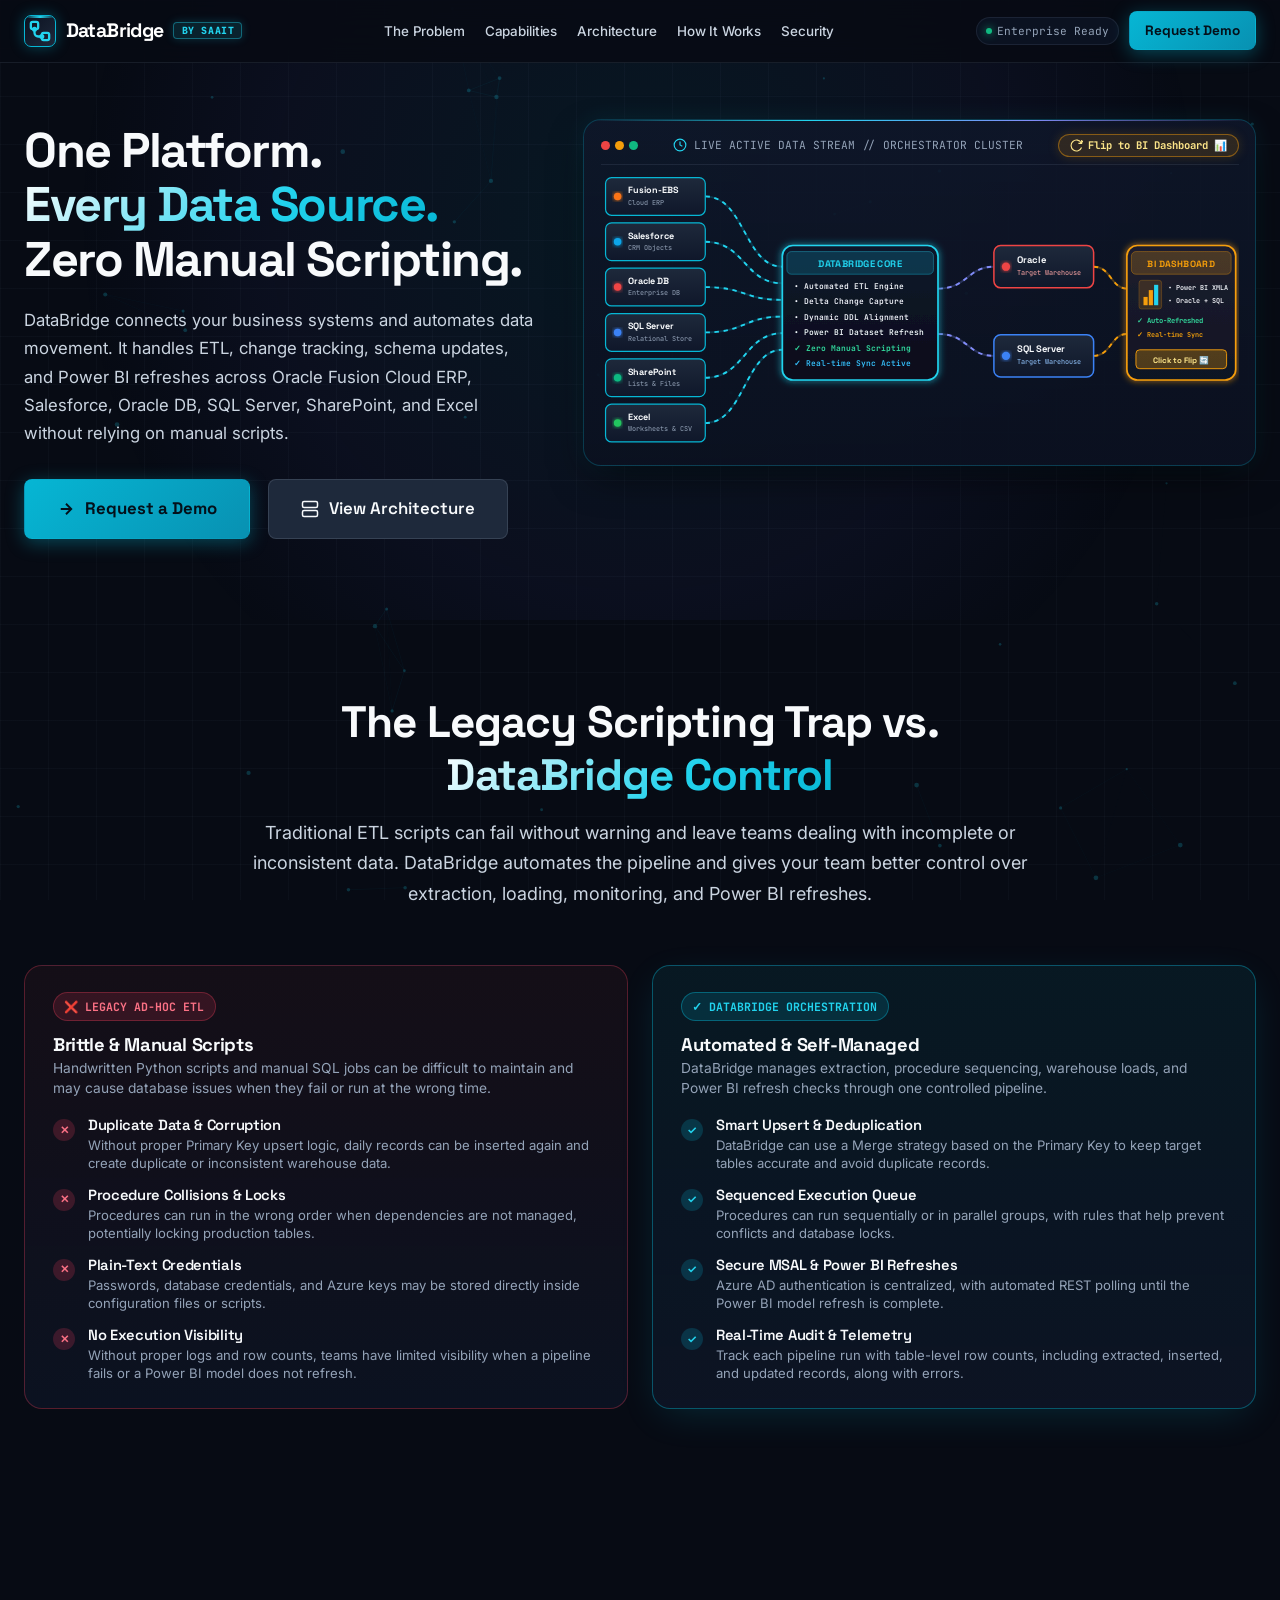
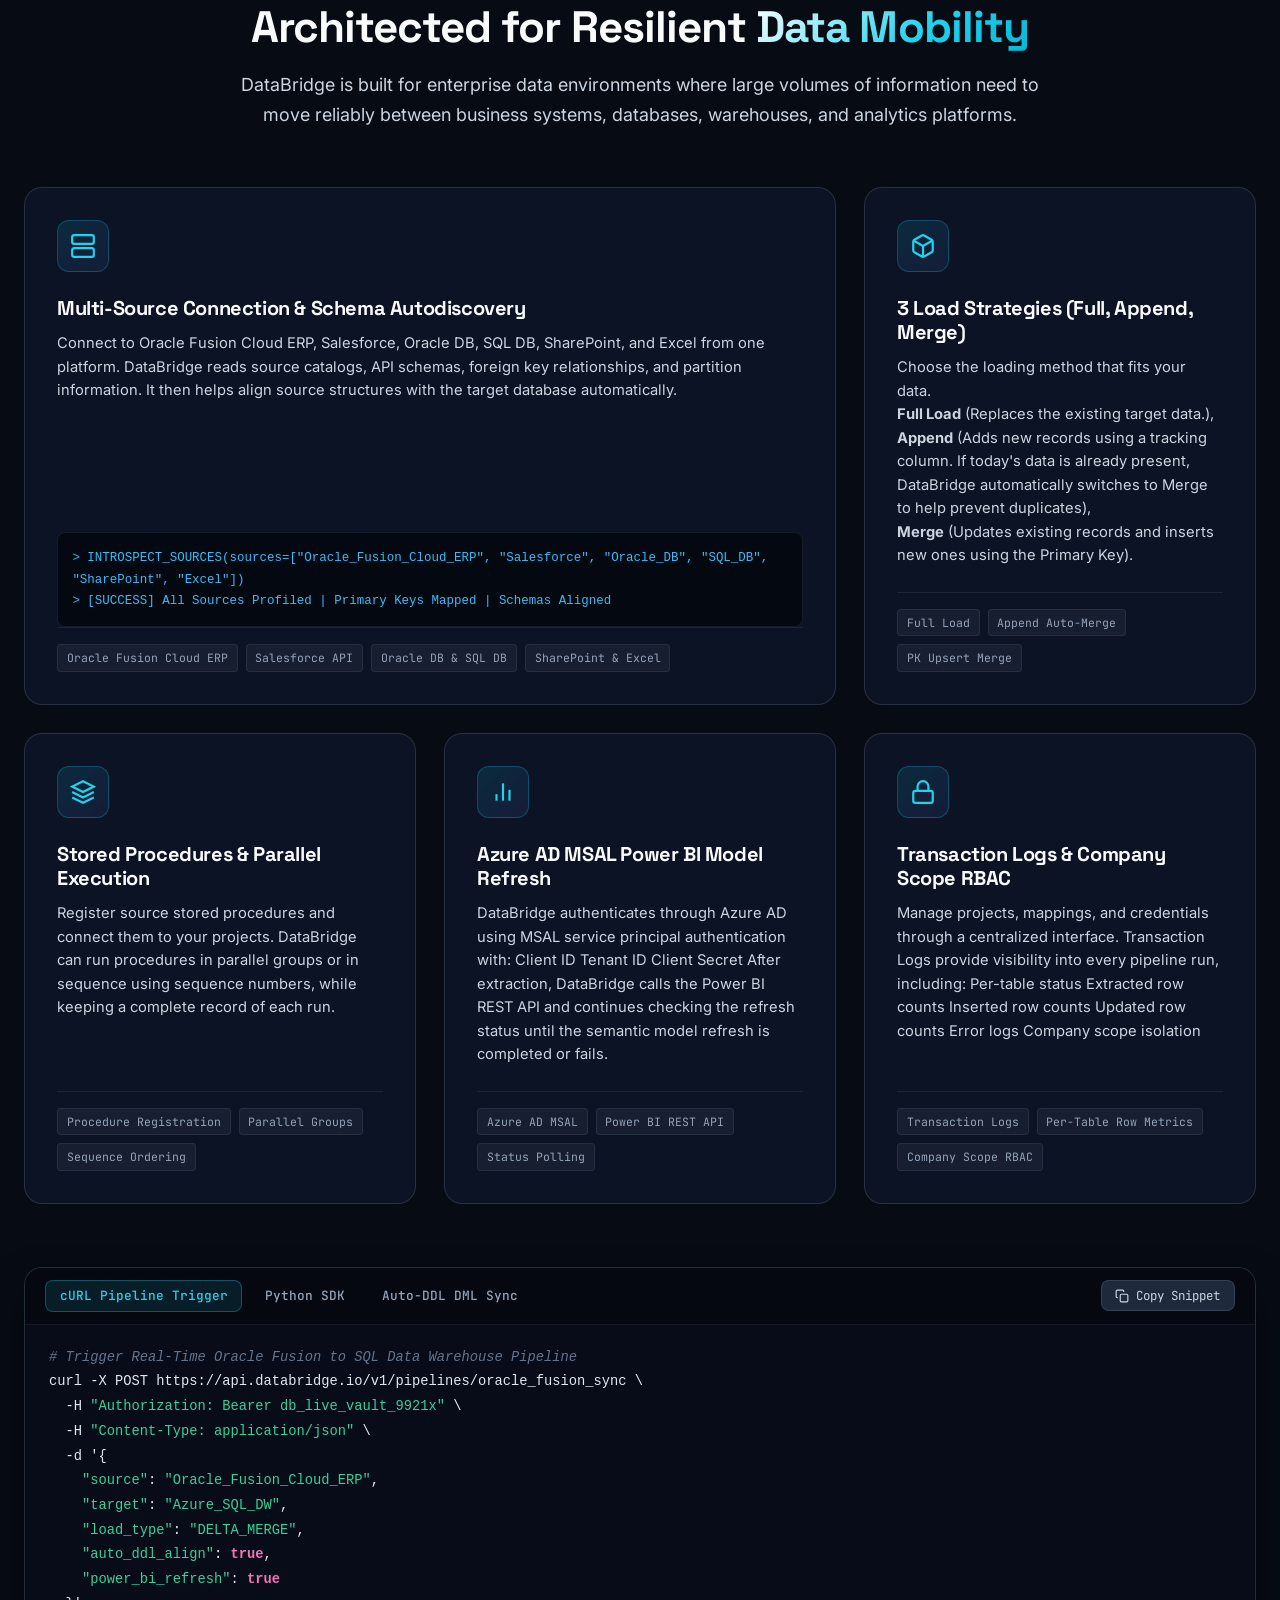
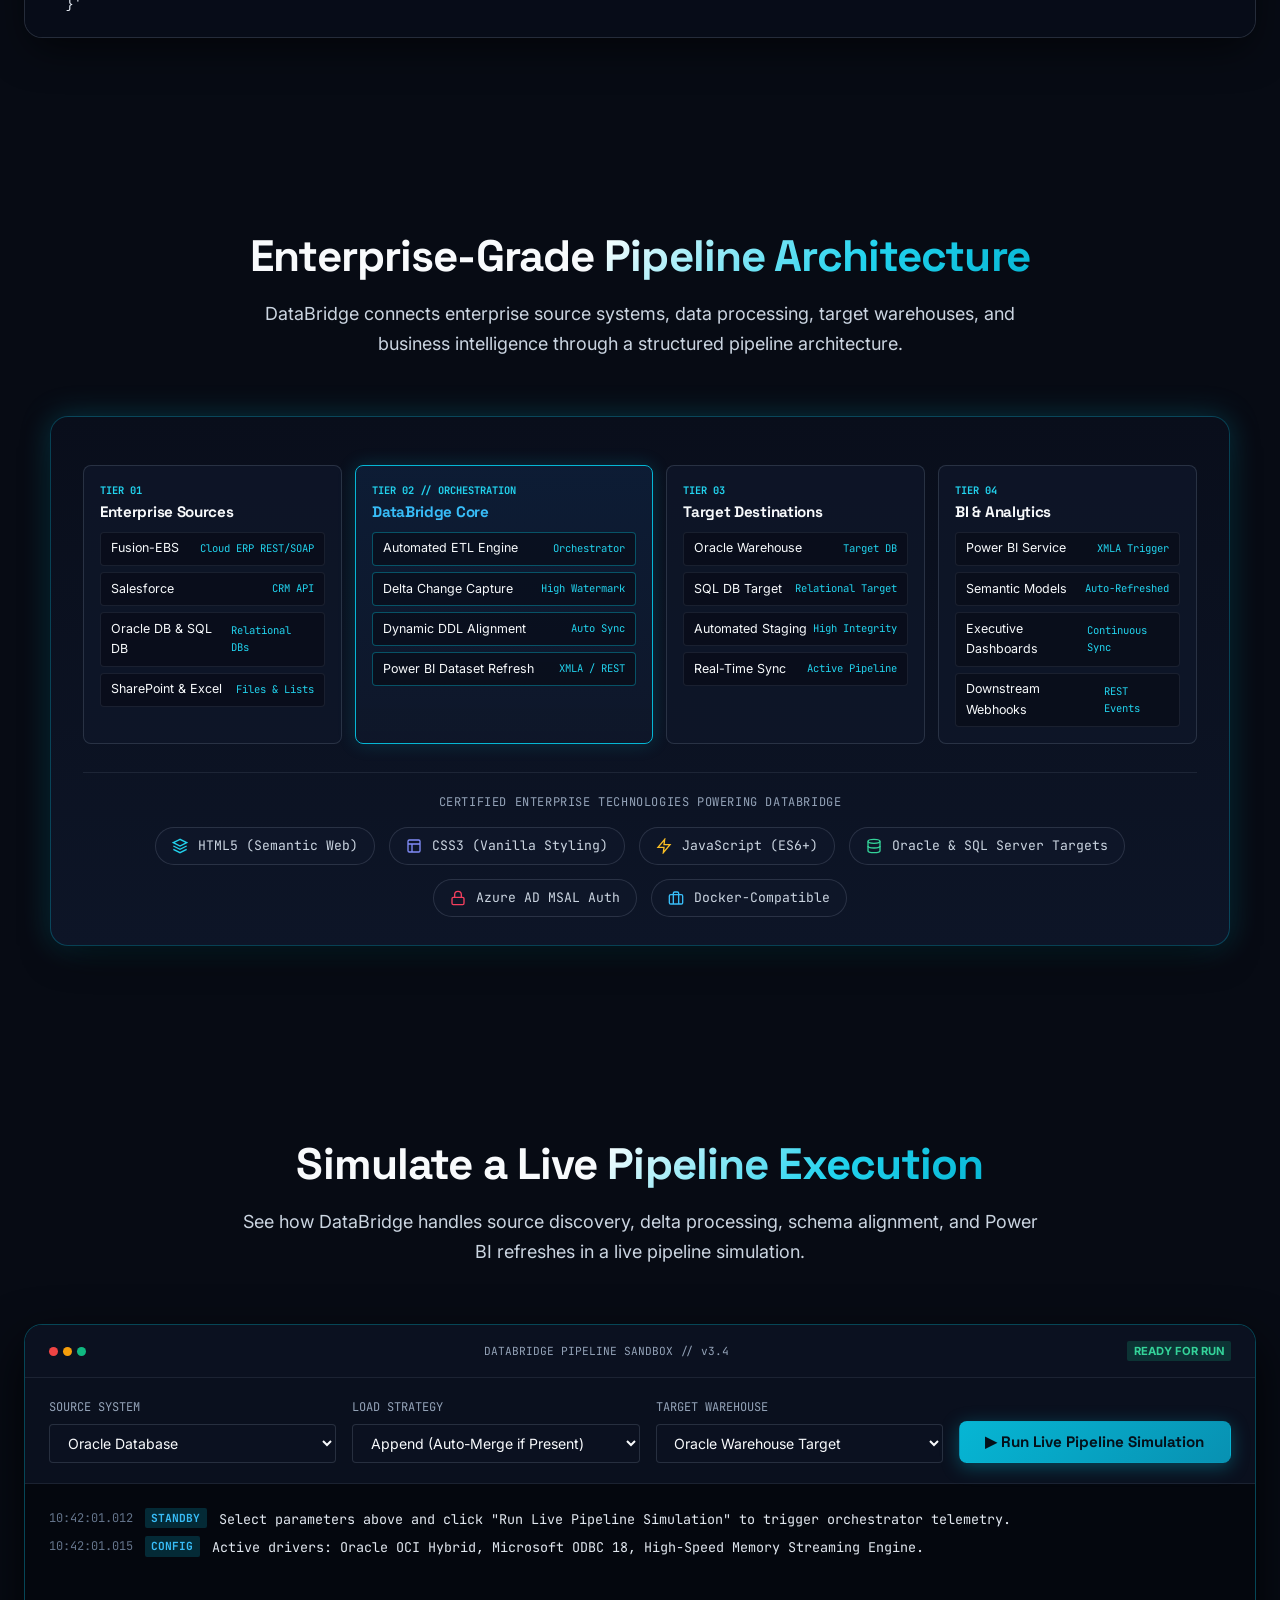
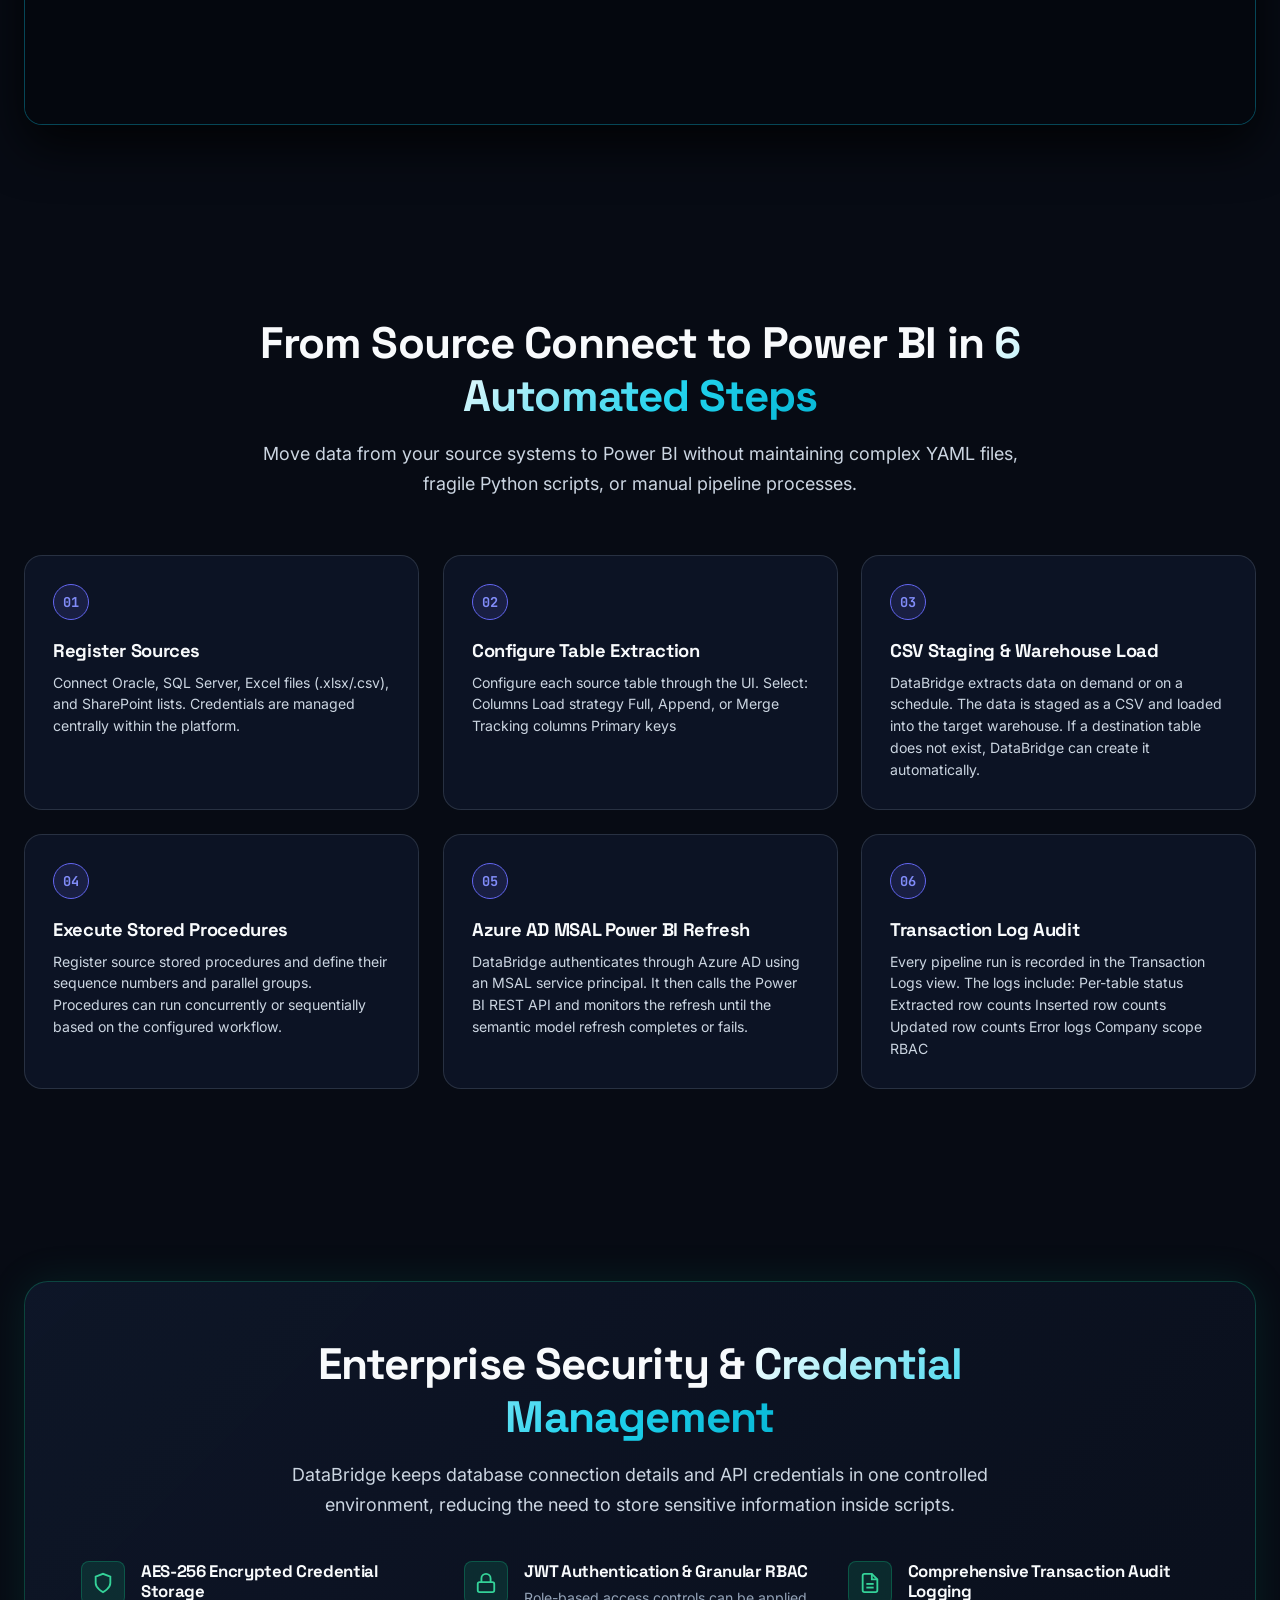
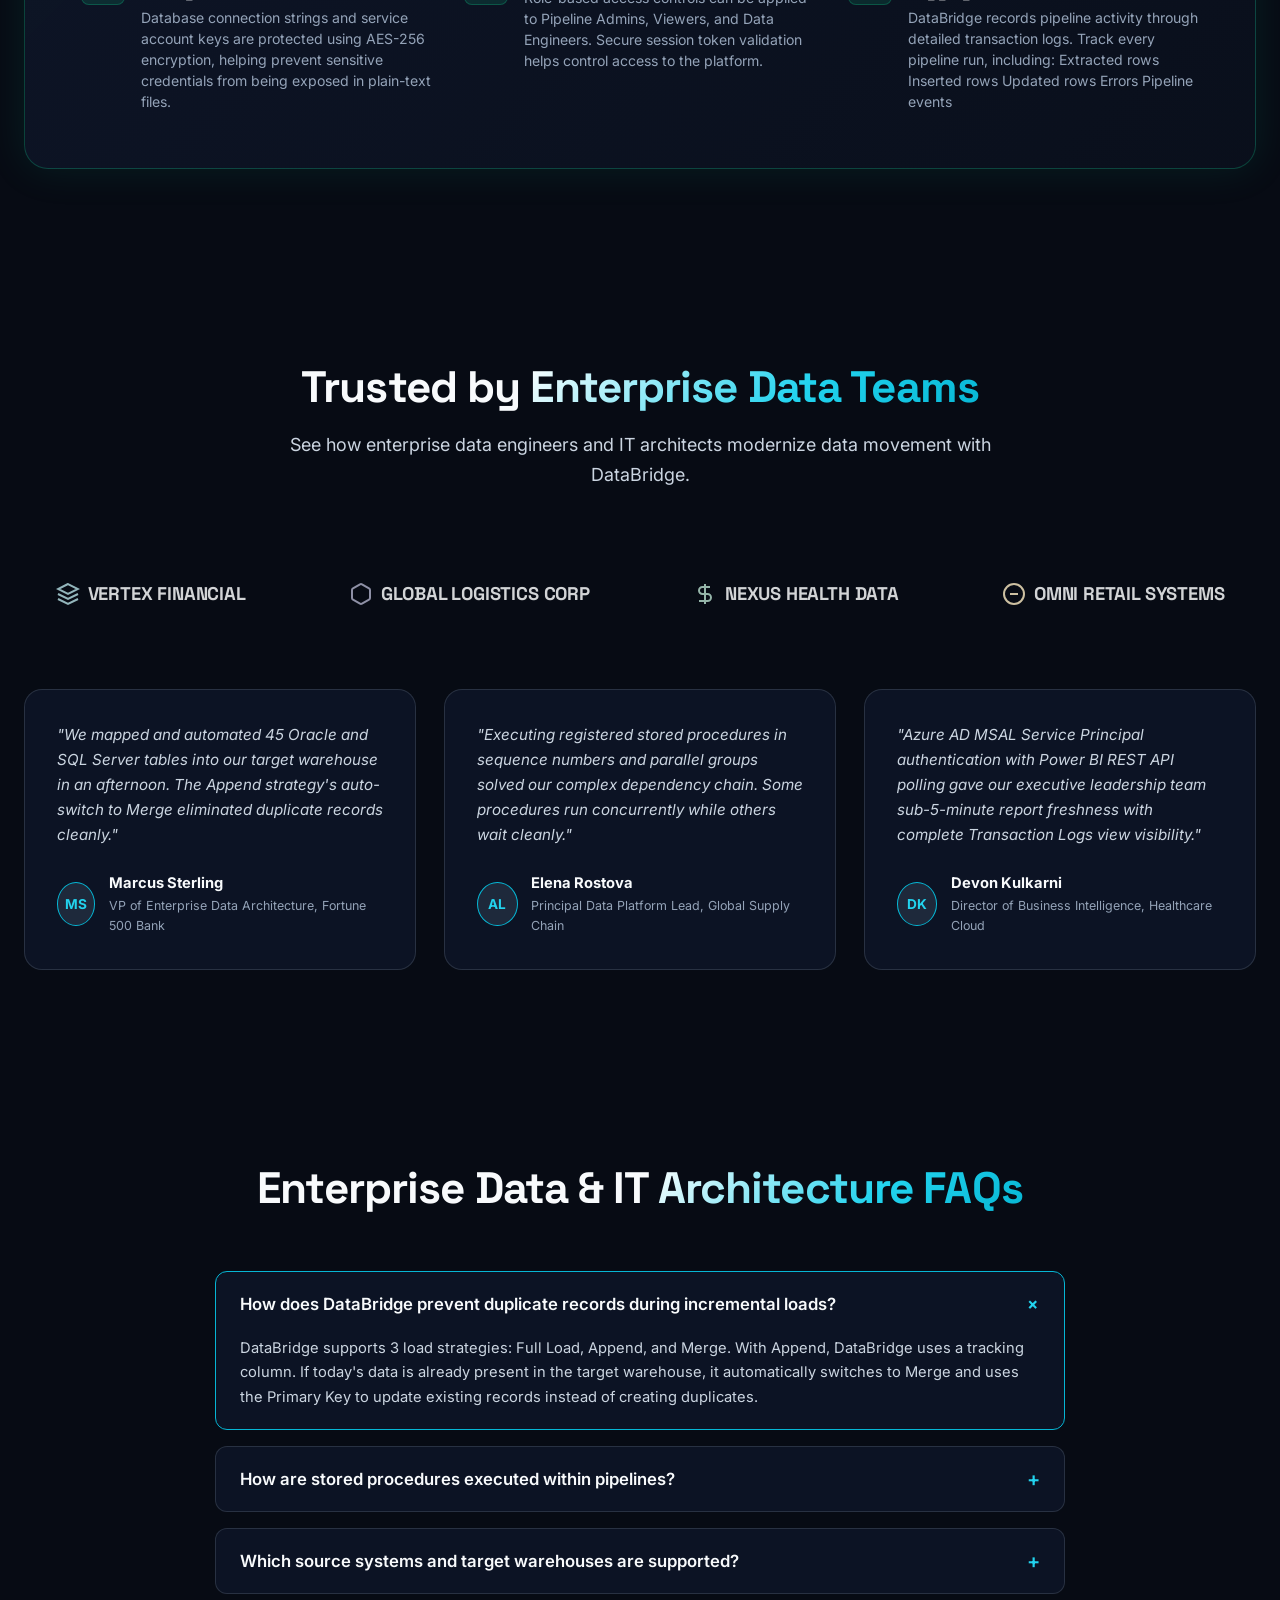
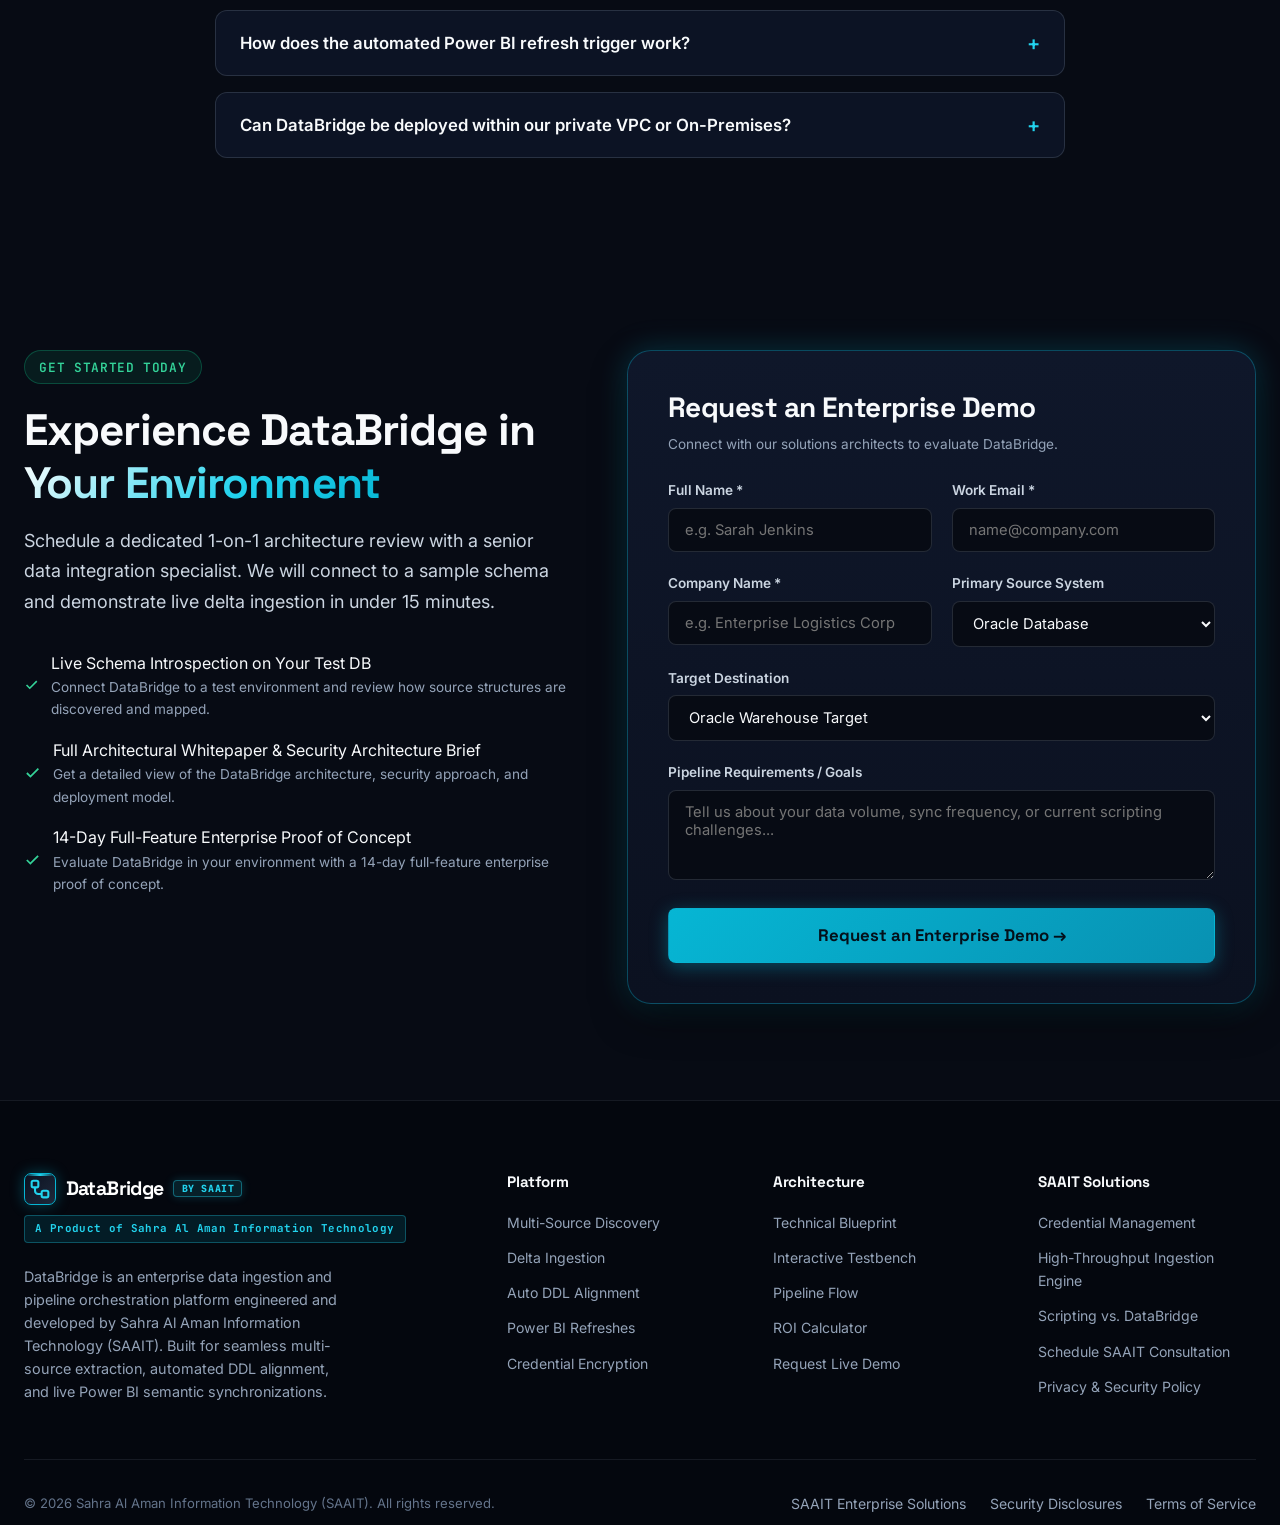
<file: Databridge/index.html>
<!DOCTYPE html>
<html lang="en">

<head>
  <meta charset="UTF-8">
  <meta name="viewport" content="width=device-width, initial-scale=1.0">
  <title>DataBridge by SAAIT | Enterprise Multi-Source Data Ingestion & Pipeline Platform</title>

  <!-- SEO Meta Tags -->
  <meta name="description"
    content="DataBridge by Sahra Al Aman Information Technology (SAAIT) automates mission-critical ETL, delta change capture, dynamic warehouse DDL alignment, and Power BI semantic refreshes across Oracle, SQL Server, and cloud data warehouses without custom scripting.">
  <meta name="keywords"
    content="DataBridge, SAAIT, Sahra Al Aman Information Technology, Enterprise ETL, Data Ingestion, Pipeline Orchestration, Oracle Fusion Ingestion, SQL Server ETL, Power BI XMLA Refresh, Automated DDL Alignment, Data Warehouse">
  <meta name="author" content="Sahra Al Aman Information Technology (SAAIT)">
  <meta name="robots" content="index, follow">

  <!-- OpenGraph / Social Meta Tags -->
  <meta property="og:type" content="website">
  <meta property="og:url" content="https://saait.ae/databridge">
  <meta property="og:title"
    content="DataBridge by SAAIT — Enterprise Multi-Source Data Ingestion & Pipeline Orchestration">
  <meta property="og:description"
    content="A proprietary enterprise platform engineered by Sahra Al Aman Information Technology (SAAIT). One Platform. Every Data Source. Zero Manual Scripting.">
  <meta property="og:image" content="https://saait.ae/images/databridge-og.png">

  <!-- Twitter Card Meta -->
  <meta name="twitter:card" content="summary_large_image">
  <meta name="twitter:title" content="DataBridge by SAAIT — Enterprise Data Ingestion Engine">
  <meta name="twitter:description"
    content="Automate enterprise data pipelines across Oracle, SQL Server, and Power BI without brittle scripting. Engineered by Sahra Al Aman Information Technology.">

  <!-- Google Fonts: Space Grotesk, Inter, JetBrains Mono -->
  <link rel="preconnect" href="https://fonts.googleapis.com">
  <link rel="preconnect" href="https://fonts.gstatic.com" crossorigin>
  <link
    href="https://fonts.googleapis.com/css2?family=Inter:wght@300;400;500;600;700&family=JetBrains+Mono:wght@400;500;600;700&family=Space+Grotesk:wght@500;600;700;800&display=swap"
    rel="stylesheet">

  <!-- Core CSS Stylesheet -->
  <link rel="stylesheet" href="styles.css">

  <!-- JSON-LD Structured Data for Enterprise Software Application -->
  <script type="application/ld+json">
  {
    "@context": "https://schema.org",
    "@type": "SoftwareApplication",
    "name": "DataBridge",
    "applicationCategory": "BusinessApplication",
    "operatingSystem": "Cloud, On-Premises, Windows Server, Linux, Docker",
    "author": {
      "@type": "Organization",
      "name": "Sahra Al Aman Information Technology (SAAIT)",
      "url": "https://saait.ae"
    },
    "publisher": {
      "@type": "Organization",
      "name": "Sahra Al Aman Information Technology (SAAIT)"
    },
    "offers": {
      "@type": "Offer",
      "price": "0",
      "priceCurrency": "USD"
    },
    "description": "Enterprise Multi-Source Data Ingestion & Pipeline Orchestration Platform engineered by Sahra Al Aman Information Technology (SAAIT), automating Oracle and SQL Server data synchronization to cloud data warehouses and Power BI."
  }
  </script>
</head>

<body>

  <!-- Top Scroll Progress Bar -->
  <div class="scroll-progress-bar" id="scroll-progress"></div>

  <!-- Background Ambient Particle Canvas -->
  <canvas id="ambient-canvas"></canvas>

  <!-- Sticky Navbar -->
  <header class="navbar">
    <div class="container nav-container">
      <!-- Brand Logo -->
      <a href="#" class="logo-brand" aria-label="DataBridge by SAAIT Home">
        <div class="logo-icon">
          <svg width="22" height="22" viewBox="0 0 24 24" fill="none" stroke="#22D3EE" stroke-width="2.5"
            stroke-linecap="round" stroke-linejoin="round">
            <rect x="2" y="2" width="8" height="8" rx="2"></rect>
            <rect x="14" y="14" width="8" height="8" rx="2"></rect>
            <path d="M6 10v4a4 4 0 0 0 4 4h4"></path>
            <circle cx="6" cy="10" r="1.5" fill="#22D3EE"></circle>
            <circle cx="14" cy="18" r="1.5" fill="#22D3EE"></circle>
          </svg>
        </div>
        <span>DataBridge</span>
        <span class="logo-by-saait">BY SAAIT</span>
      </a>

      <!-- Desktop Navigation Links -->
      <nav class="nav-links" aria-label="Primary Navigation">
        <a href="#problem" class="nav-link">The Problem</a>
        <a href="#capabilities" class="nav-link">Capabilities</a>
        <a href="#architecture" class="nav-link">Architecture</a>
        <a href="#how-it-works" class="nav-link">How It Works</a>
        <a href="#security" class="nav-link">Security</a>
      </nav>

      <!-- Navbar Actions -->
      <div class="nav-actions">
        <div class="system-status-pill" title="Core Engine Operational">
          <span class="status-dot"></span>
          <span>Enterprise Ready</span>
        </div>
        <a href="#demo" class="btn btn-primary btn-sm">
          Request Demo
        </a>
        <button class="mobile-menu-btn" aria-label="Open Navigation Menu">
          <svg width="24" height="24" viewBox="0 0 24 24" fill="none" stroke="currentColor" stroke-width="2">
            <line x1="3" y1="12" x2="21" y2="12"></line>
            <line x1="3" y1="6" x2="21" y2="6"></line>
            <line x1="3" y1="18" x2="21" y2="18"></line>
          </svg>
        </button>
      </div>
    </div>
  </header>

  <!-- Mobile Drawer Overlay & Menu -->
  <div class="drawer-overlay"></div>
  <aside class="mobile-drawer" aria-label="Mobile Navigation">
    <div class="drawer-header">
      <div class="logo-brand">
        <span>DataBridge</span>
        <span class="logo-by-saait">BY SAAIT</span>
      </div>
      <button class="drawer-close-btn btn btn-ghost btn-sm" aria-label="Close Navigation Menu">✕</button>
    </div>
    <div class="drawer-links">
      <a href="#problem" class="drawer-link">The Problem</a>
      <a href="#capabilities" class="drawer-link">Capabilities</a>
      <a href="#architecture" class="drawer-link">Architecture</a>
      <a href="#how-it-works" class="drawer-link">How It Works</a>
      <a href="#security" class="drawer-link">Security</a>
      <a href="#demo" class="drawer-link text-cyan">Request Demo</a>
    </div>
  </aside>

  <!-- High-Tech Initial Page Preloader -->
  <div class="page-preloader" id="preloader">
    <div class="preloader-content">
      <div class="preloader-icon-wrap">
        <div class="logo-icon" style="width: 52px; height: 52px;">
          <svg width="28" height="28" viewBox="0 0 24 24" fill="none" stroke="#22D3EE" stroke-width="2.5"
            stroke-linecap="round" stroke-linejoin="round">
            <rect x="2" y="2" width="8" height="8" rx="2"></rect>
            <rect x="14" y="14" width="8" height="8" rx="2"></rect>
            <path d="M6 10v4a4 4 0 0 0 4 4h4"></path>
            <circle cx="6" cy="10" r="1.5" fill="#22D3EE"></circle>
            <circle cx="14" cy="18" r="1.5" fill="#22D3EE"></circle>
          </svg>
        </div>
      </div>
      <div class="preloader-brand">
        <span>DataBridge</span>
        <span class="logo-by-saait">BY SAAIT</span>
      </div>
      <div class="preloader-bar-bg">
        <div class="preloader-bar-fill" id="preloader-bar"></div>
      </div>
      <div class="preloader-status">
        <span class="status-dot"></span>
        <span id="preloader-status-text">INITIALIZING SAAIT ORCHESTRATION ENGINE...</span>
      </div>
    </div>
  </div>

  <main>
    <!-- ========================================================================
         HERO SECTION: One Platform. Every Data Source. Zero Manual Scripting.
         ======================================================================== -->
    <section class="hero-section" id="hero">
      <div class="container">
        <div class="hero-grid">

          <!-- Left Hero Column -->
          <div class="hero-content">
            <h1 class="hero-title hero-animate-title">
              One Platform. <br>
              <span class="text-gradient-cyan">Every Data Source.</span> <br>
              Zero Manual Scripting.
            </h1>

            <p class="hero-subtitle hero-animate-subtitle">
              DataBridge connects your business systems and automates data movement. It handles ETL, change tracking, schema updates, and Power BI
              refreshes across Oracle Fusion Cloud ERP, Salesforce, Oracle DB, SQL Server, SharePoint, and Excel 
              without relying on manual scripts.
            </p>

            <div class="hero-ctas hero-animate-ctas">
              <a href="#demo" class="btn btn-primary btn-lg" id="hero-cta-demo">
                <svg width="18" height="18" viewBox="0 0 24 24" fill="none" stroke="currentColor" stroke-width="2.5">
                  <path d="M5 12h14M12 5l7 7-7 7" />
                </svg>
                Request a Demo
              </a>
              <a href="#architecture" class="btn btn-secondary btn-lg" id="hero-cta-arch">
                <svg width="18" height="18" viewBox="0 0 24 24" fill="none" stroke="currentColor" stroke-width="2">
                  <rect x="2" y="2" width="20" height="8" rx="2" ry="2"></rect>
                  <rect x="2" y="14" width="20" height="8" rx="2" ry="2"></rect>
                  <line x1="6" y1="6" x2="6.01" y2="6"></line>
                  <line x1="6" y1="18" x2="6.01" y2="18"></line>
                </svg>
                View Architecture
              </a>
            </div>
          </div>

          <!-- Right Hero Column: Animated Interactive Pipeline Diagram -->
          <div class="hero-visual-wrapper hero-animate-visual">
            <div class="flip-card-container" id="hero-flip-container">
              <div class="flip-card-inner">

                <!-- FRONT OF CARD: Live Architecture Stream Diagram -->
                <div class="flip-card-front hero-visual-card">
                  <div class="pipeline-terminal-header">
                    <div class="terminal-dots">
                      <span class="terminal-dot red"></span>
                      <span class="terminal-dot yellow"></span>
                      <span class="terminal-dot green"></span>
                    </div>
                    <div class="terminal-title">
                      <svg width="14" height="14" viewBox="0 0 24 24" fill="none" stroke="#22D3EE" stroke-width="2">
                        <circle cx="12" cy="12" r="10"></circle>
                        <polyline points="12 6 12 12 16 14"></polyline>
                      </svg>
                      <span>LIVE ACTIVE DATA STREAM // ORCHESTRATOR CLUSTER</span>
                    </div>
                    <button class="flip-card-toggle-btn" id="flip-to-dashboard-btn"
                      title="Click to view interactive Executive BI Dashboard">
                      <svg width="13" height="13" viewBox="0 0 24 24" fill="none" stroke="currentColor"
                        stroke-width="2">
                        <path d="M21.5 2v6h-6M21.34 15.57a10 10 0 1 1-.57-8.38l5.67-5.67"></path>
                      </svg>
                      <span>Flip to BI Dashboard 📊</span>
                    </button>
                  </div>

                  <!-- Animated SVG Pipeline Visualization (Expanded Inside Boxes) -->
                  <svg class="pipeline-diagram-svg" viewBox="10 2 844 366" fill="none"
                    xmlns="http://www.w3.org/2000/svg">
                    <defs>
                      <linearGradient id="cyanGrad" x1="0%" y1="0%" x2="100%" y2="100%">
                        <stop offset="0%" stop-color="#06B6D4" />
                        <stop offset="100%" stop-color="#3B82F6" />
                      </linearGradient>
                      <linearGradient id="nodeBg" x1="0%" y1="0%" x2="0%" y2="100%">
                        <stop offset="0%" stop-color="#1E293B" />
                        <stop offset="100%" stop-color="#0F172A" />
                      </linearGradient>
                      <linearGradient id="coreBg" x1="0%" y1="0%" x2="0%" y2="100%">
                        <stop offset="0%" stop-color="#0F172A" />
                        <stop offset="100%" stop-color="#070D1B" />
                      </linearGradient>
                      <linearGradient id="biBg" x1="0%" y1="0%" x2="0%" y2="100%">
                        <stop offset="0%" stop-color="#1E1E2E" />
                        <stop offset="100%" stop-color="#0F1424" />
                      </linearGradient>
                      <filter id="glowCyan" x="-20%" y="-20%" width="140%" height="140%">
                        <feGaussianBlur stdDeviation="5" result="blur" />
                        <feComposite in="SourceGraphic" in2="blur" operator="over" />
                      </filter>
                      <filter id="glowNode" x="-20%" y="-20%" width="140%" height="140%">
                        <feGaussianBlur stdDeviation="3" result="blur" />
                        <feComposite in="SourceGraphic" in2="blur" operator="over" />
                      </filter>
                      <filter id="glowGold" x="-20%" y="-20%" width="140%" height="140%">
                        <feGaussianBlur stdDeviation="4" result="blur" />
                        <feComposite in="SourceGraphic" in2="blur" operator="over" />
                      </filter>
                    </defs>

                    <!-- Connecting Stream Paths with Active Flow -->
                    <!-- Left Sources to Center Engine -->
                    <path d="M 148 33 C 200 33, 200 126, 250 126" stroke="rgba(6, 182, 212, 0.22)" stroke-width="2.5"
                      fill="none" />
                    <path d="M 148 93 C 200 93, 200 148, 250 148" stroke="rgba(6, 182, 212, 0.22)" stroke-width="2.5"
                      fill="none" />
                    <path d="M 148 153 C 200 153, 200 170, 250 170" stroke="rgba(6, 182, 212, 0.22)" stroke-width="2.5"
                      fill="none" />
                    <path d="M 148 213 C 200 213, 200 192, 250 192" stroke="rgba(6, 182, 212, 0.22)" stroke-width="2.5"
                      fill="none" />
                    <path d="M 148 273 C 200 273, 200 214, 250 214" stroke="rgba(6, 182, 212, 0.22)" stroke-width="2.5"
                      fill="none" />
                    <path d="M 148 333 C 200 333, 200 236, 250 236" stroke="rgba(6, 182, 212, 0.22)" stroke-width="2.5"
                      fill="none" />

                    <!-- Flowing Animated Stream Particles (Sources -> Core) -->
                    <path d="M 148 33 C 200 33, 200 126, 250 126" stroke="#22D3EE" stroke-width="2.5"
                      stroke-dasharray="6 6" class="stream-path-active" fill="none" />
                    <path d="M 148 93 C 200 93, 200 148, 250 148" stroke="#22D3EE" stroke-width="2.5"
                      stroke-dasharray="6 6" class="stream-path-active" fill="none" />
                    <path d="M 148 153 C 200 153, 200 170, 250 170" stroke="#22D3EE" stroke-width="2.5"
                      stroke-dasharray="6 6" class="stream-path-active" fill="none" />
                    <path d="M 148 213 C 200 213, 200 192, 250 192" stroke="#22D3EE" stroke-width="2.5"
                      stroke-dasharray="6 6" class="stream-path-active" fill="none" />
                    <path d="M 148 273 C 200 273, 200 214, 250 214" stroke="#22D3EE" stroke-width="2.5"
                      stroke-dasharray="6 6" class="stream-path-active" fill="none" />
                    <path d="M 148 333 C 200 333, 200 236, 250 236" stroke="#22D3EE" stroke-width="2.5"
                      stroke-dasharray="6 6" class="stream-path-active" fill="none" />

                    <!-- Center Engine to Right Target Warehouses (Oracle & SQL Server) -->
                    <path d="M 456 155 C 495 155, 495 126, 530 126" stroke="rgba(129, 140, 248, 0.25)"
                      stroke-width="2.5" fill="none" />
                    <path d="M 456 215 C 495 215, 495 244, 530 244" stroke="rgba(129, 140, 248, 0.25)"
                      stroke-width="2.5" fill="none" />
                    <path d="M 456 155 C 495 155, 495 126, 530 126" stroke="#818CF8" stroke-width="2.5"
                      stroke-dasharray="6 6" class="stream-path-active" fill="none" />
                    <path d="M 456 215 C 495 215, 495 244, 530 244" stroke="#818CF8" stroke-width="2.5"
                      stroke-dasharray="6 6" class="stream-path-active" fill="none" />

                    <!-- Stream Paths: BOTH Targets (Oracle & SQL Server) -> Downstream Power BI Dashboard -->
                    <path d="M 662 126 C 685 126, 685 155, 706 155" stroke="rgba(245, 158, 11, 0.3)" stroke-width="2.5"
                      fill="none" />
                    <path d="M 662 244 C 685 244, 685 215, 706 215" stroke="rgba(245, 158, 11, 0.3)" stroke-width="2.5"
                      fill="none" />
                    <path d="M 662 126 C 685 126, 685 155, 706 155" stroke="#F59E0B" stroke-width="2.5"
                      stroke-dasharray="6 6" class="stream-path-active" fill="none" />
                    <path d="M 662 244 C 685 244, 685 215, 706 215" stroke="#F59E0B" stroke-width="2.5"
                      stroke-dasharray="6 6" class="stream-path-active" fill="none" />

                    <!-- SOURCE NODES (Left Tier - 6 Items - Scaled Up) -->
                    <!-- Node 1: Fusion-EBS -->
                    <g class="pulse-node" data-tooltip-title="Fusion-EBS (Oracle Cloud ERP)"
                      data-tooltip-desc="High-throughput BIP / REST extract with automated pagination, token refresh, and delta change capture."
                      data-tooltip-stat="AUTOMATED PAGINATION // DELTA CAPTURE">
                      <rect x="16" y="8" width="132" height="50" rx="8" fill="url(#nodeBg)" stroke="#06B6D4"
                        stroke-width="1.6" />
                      <circle cx="32" cy="33" r="5" fill="#F97316" filter="url(#glowNode)" />
                      <text x="46" y="29" fill="#F8FAFC" font-family="'Space Grotesk', sans-serif" font-size="12"
                        font-weight="700">Fusion-EBS</text>
                      <text x="46" y="44" fill="#94A3B8" font-family="'JetBrains Mono', monospace" font-size="9">Cloud
                        ERP</text>
                    </g>

                    <!-- Node 2: Salesforce -->
                    <g class="pulse-node" data-tooltip-title="Salesforce CRM API"
                      data-tooltip-desc="Bulk API 2.0 streaming ingestion with automatic object schema mapping and OAuth 2.0 PKCE flow."
                      data-tooltip-stat="BULK API 2.0 // OAUTH 2.0 PKCE">
                      <rect x="16" y="68" width="132" height="50" rx="8" fill="url(#nodeBg)" stroke="#06B6D4"
                        stroke-width="1.6" />
                      <circle cx="32" cy="93" r="5" fill="#0EA5E9" filter="url(#glowNode)" />
                      <text x="46" y="89" fill="#F8FAFC" font-family="'Space Grotesk', sans-serif" font-size="12"
                        font-weight="700">Salesforce</text>
                      <text x="46" y="104" fill="#94A3B8" font-family="'JetBrains Mono', monospace" font-size="9">CRM
                        Objects</text>
                    </g>

                    <!-- Node 3: Oracle DB -->
                    <g class="pulse-node" data-tooltip-title="Oracle Enterprise Database"
                      data-tooltip-desc="LogMiner CDC log parsing and high-speed OCI Native Driver direct buffer reads."
                      data-tooltip-stat="LOGMINER CDC // DIRECT BUFFER READS">
                      <rect x="16" y="128" width="132" height="50" rx="8" fill="url(#nodeBg)" stroke="#06B6D4"
                        stroke-width="1.6" />
                      <circle cx="32" cy="153" r="5" fill="#EF4444" filter="url(#glowNode)" />
                      <text x="46" y="149" fill="#F8FAFC" font-family="'Space Grotesk', sans-serif" font-size="12"
                        font-weight="700">Oracle DB</text>
                      <text x="46" y="164" fill="#94A3B8" font-family="'JetBrains Mono', monospace"
                        font-size="9">Enterprise DB</text>
                    </g>

                    <!-- Node 4: SQL Server (Source) -->
                    <g class="pulse-node" data-tooltip-title="Microsoft SQL Server Source"
                      data-tooltip-desc="SqlBulkCopy and Change Tracking (CT) engine with automatic rowversion state tracking."
                      data-tooltip-stat="SQLBULKCOPY // ROWVERSION TRACKING">
                      <rect x="16" y="188" width="132" height="50" rx="8" fill="url(#nodeBg)" stroke="#06B6D4"
                        stroke-width="1.6" />
                      <circle cx="32" cy="213" r="5" fill="#3B82F6" filter="url(#glowNode)" />
                      <text x="46" y="209" fill="#F8FAFC" font-family="'Space Grotesk', sans-serif" font-size="12"
                        font-weight="700">SQL Server</text>
                      <text x="46" y="224" fill="#94A3B8" font-family="'JetBrains Mono', monospace"
                        font-size="9">Relational Store</text>
                    </g>

                    <!-- Node 5: SharePoint -->
                    <g class="pulse-node" data-tooltip-title="Microsoft SharePoint Lists"
                      data-tooltip-desc="Graph API delta queries for SharePoint lists and file metadata synchronization."
                      data-tooltip-stat="GRAPH API DELTA // AUTO-RECONCILIATION">
                      <rect x="16" y="248" width="132" height="50" rx="8" fill="url(#nodeBg)" stroke="#06B6D4"
                        stroke-width="1.6" />
                      <circle cx="32" cy="273" r="5" fill="#10B981" filter="url(#glowNode)" />
                      <text x="46" y="269" fill="#F8FAFC" font-family="'Space Grotesk', sans-serif" font-size="12"
                        font-weight="700">SharePoint</text>
                      <text x="46" y="284" fill="#94A3B8" font-family="'JetBrains Mono', monospace" font-size="9">Lists
                        &amp; Files</text>
                    </g>

                    <!-- Node 6: Excel -->
                    <g class="pulse-node" data-tooltip-title="Excel & CSV Streaming"
                      data-tooltip-desc="In-memory OpenXML streaming parser with header validation and data type inferencing."
                      data-tooltip-stat="OPENXML STREAMING // TYPE INFERENCING">
                      <rect x="16" y="308" width="132" height="50" rx="8" fill="url(#nodeBg)" stroke="#06B6D4"
                        stroke-width="1.6" />
                      <circle cx="32" cy="333" r="5" fill="#22C55E" filter="url(#glowNode)" />
                      <text x="46" y="329" fill="#F8FAFC" font-family="'Space Grotesk', sans-serif" font-size="12"
                        font-weight="700">Excel</text>
                      <text x="46" y="344" fill="#94A3B8" font-family="'JetBrains Mono', monospace"
                        font-size="9">Worksheets &amp; CSV</text>
                    </g>

                    <!-- CENTER NODE: DATABRIDGE CORE (Expanded Inside Box) -->
                    <g filter="url(#glowCyan)" class="pulse-node" data-tooltip-title="DataBridge Core Ingestion Engine"
                      data-tooltip-desc="Multi-threaded pipeline orchestrator with automatic DDL column drift alignment and Power BI dataset XMLA refresh."
                      data-tooltip-stat="MULTI-THREADED ENGINE // ENCRYPTED CREDENTIALS">
                      <rect x="250" y="98" width="206" height="178" rx="14" fill="url(#coreBg)" stroke="#22D3EE"
                        stroke-width="2.2" />
                      <rect x="256" y="106" width="194" height="30" rx="6" fill="rgba(6, 182, 212, 0.2)"
                        stroke="rgba(34, 211, 238, 0.45)" stroke-width="1" />
                      <text x="353" y="126" fill="#22D3EE" text-anchor="middle"
                        font-family="'Space Grotesk', sans-serif" font-size="12.5" font-weight="800"
                        letter-spacing="0.5">DATABRIDGE CORE</text>
                      <text x="266" y="156" fill="#F1F5F9" font-family="'JetBrains Mono', monospace" font-size="10.5"
                        font-weight="600">• Automated ETL Engine</text>
                      <text x="266" y="176" fill="#F1F5F9" font-family="'JetBrains Mono', monospace" font-size="10.5"
                        font-weight="600">• Delta Change Capture</text>
                      <text x="266" y="196" fill="#F1F5F9" font-family="'JetBrains Mono', monospace" font-size="10.5"
                        font-weight="600">• Dynamic DDL Alignment</text>
                      <text x="266" y="216" fill="#F1F5F9" font-family="'JetBrains Mono', monospace" font-size="10.5"
                        font-weight="600">• Power BI Dataset Refresh</text>
                      <text x="266" y="238" fill="#34D399" font-family="'JetBrains Mono', monospace" font-size="10.5"
                        font-weight="700">✓ Zero Manual Scripting</text>
                      <text x="266" y="258" fill="#38BDF8" font-family="'JetBrains Mono', monospace" font-size="10.5"
                        font-weight="600">✓ Real-time Sync Active</text>
                    </g>

                    <!-- DESTINATION NODES (Middle Right Tier - 2 Target Databases - Scaled Up) -->
                    <!-- Target Node 1: Oracle -->
                    <g class="pulse-node" data-tooltip-title="Oracle Target Data Warehouse"
                      data-tooltip-desc="Automated MERGE INTO upserts and DDL ALTER TABLE aligner for Oracle cloud data warehouses."
                      data-tooltip-stat="DYNAMIC DDL SCHEMA ALIGNMENT">
                      <rect x="530" y="98" width="132" height="56" rx="9" fill="url(#nodeBg)" stroke="#EF4444"
                        stroke-width="2" />
                      <circle cx="546" cy="126" r="5.5" fill="#EF4444" filter="url(#glowNode)" />
                      <text x="560" y="121" fill="#F8FAFC" font-family="'Space Grotesk', sans-serif" font-size="12.5"
                        font-weight="700">Oracle</text>
                      <text x="560" y="137" fill="#FCA5A5" font-family="'JetBrains Mono', monospace"
                        font-size="9">Target Warehouse</text>
                    </g>

                    <!-- Target Node 2: SQL Server -->
                    <g class="pulse-node" data-tooltip-title="SQL Server Target Warehouse"
                      data-tooltip-desc="Fast load staging and Power BI semantic dataset XMLA endpoint trigger upon load completion."
                      data-tooltip-stat="POWER BI AUTO-REFRESH SINK">
                      <rect x="530" y="216" width="132" height="56" rx="9" fill="url(#nodeBg)" stroke="#3B82F6"
                        stroke-width="2" />
                      <circle cx="546" cy="244" r="5.5" fill="#3B82F6" filter="url(#glowNode)" />
                      <text x="560" y="239" fill="#F8FAFC" font-family="'Space Grotesk', sans-serif" font-size="12.5"
                        font-weight="700">SQL Server</text>
                      <text x="560" y="255" fill="#93C5FD" font-family="'JetBrains Mono', monospace"
                        font-size="9">Target Warehouse</text>
                    </g>

                    <!-- DOWNSTREAM NODE (Far Right): Executive BI Dashboard (Expanded Inside Box) -->
                    <g filter="url(#glowGold)" class="pulse-node bi-svg-trigger" id="bi-svg-trigger-node"
                      style="cursor: pointer;" data-tooltip-title="Executive Power BI Analytics Dashboard"
                      data-tooltip-desc="Fed downstream by both Oracle &amp; SQL Server targets with real-time XMLA dataset refresh."
                      data-tooltip-stat="CLICK TO FLIP TO LIVE DASHBOARD 📊">
                      <rect x="706" y="98" width="144" height="178" rx="14" fill="url(#biBg)" stroke="#F59E0B"
                        stroke-width="2.2" />
                      <rect x="712" y="106" width="132" height="30" rx="6" fill="rgba(245, 158, 11, 0.2)"
                        stroke="rgba(245, 158, 11, 0.45)" stroke-width="1" />
                      <text x="778" y="126" fill="#F59E0B" text-anchor="middle"
                        font-family="'Space Grotesk', sans-serif" font-size="12" font-weight="800"
                        letter-spacing="0.5">BI DASHBOARD</text>

                      <!-- Mini Dashboard Visual Icon -->
                      <rect x="722" y="144" width="30" height="38" rx="3.5" fill="rgba(245, 158, 11, 0.15)"
                        stroke="rgba(245, 158, 11, 0.3)" />
                      <rect x="728" y="166" width="5.5" height="11" fill="#F59E0B" />
                      <rect x="735" y="157" width="5.5" height="20" fill="#F59E0B" />
                      <rect x="742" y="150" width="5.5" height="27" fill="#22D3EE" />

                      <text x="760" y="157" fill="#F1F5F9" font-family="'JetBrains Mono', monospace" font-size="9"
                        font-weight="600">• Power BI XMLA</text>
                      <text x="760" y="174" fill="#F1F5F9" font-family="'JetBrains Mono', monospace" font-size="9"
                        font-weight="600">• Oracle + SQL</text>
                      <text x="720" y="200" fill="#34D399" font-family="'JetBrains Mono', monospace" font-size="9.5"
                        font-weight="700">✓ Auto-Refreshed</text>
                      <text x="720" y="219" fill="#F59E0B" font-family="'JetBrains Mono', monospace" font-size="9"
                        font-weight="600">✓ Real-time Sync</text>

                      <!-- Flip Hint Pill -->
                      <rect x="718" y="236" width="120" height="25" rx="5" fill="rgba(245, 158, 11, 0.28)"
                        stroke="#F59E0B" stroke-width="1.2" />
                      <text x="778" y="253" fill="#FDE68A" text-anchor="middle"
                        font-family="'Space Grotesk', sans-serif" font-size="10.5" font-weight="700">Click to Flip
                        🔄</text>
                    </g>
                  </svg>
                </div>

                <!-- BACK OF CARD: Simple & Authentic Power BI Report Dashboard View (Live & Animated) -->
                <div class="flip-card-back hero-visual-card pbi-report-card">

                  <!-- Power BI Header Bar -->
                  <div class="pbi-topbar">
                    <div class="pbi-brand">
                      <div class="pbi-logo-icon">
                        <span class="pbi-bar bar-1"></span>
                        <span class="pbi-bar bar-2"></span>
                        <span class="pbi-bar bar-3"></span>
                      </div>
                      <div class="pbi-title-group">
                        <span class="pbi-app-name">Power BI</span>
                        <span class="pbi-divider">/</span>
                        <span class="pbi-report-name">Executive Enterprise Analytics Report</span>
                      </div>
                    </div>
                    <div class="pbi-actions">
                      <span class="pbi-live-badge"><span class="pbi-live-dot"></span> LIVE DIRECTQUERY</span>
                      <button class="flip-card-toggle-btn flip-back-btn" id="flip-to-pipeline-btn"
                        title="Return to Architecture Diagram">
                        ← Back to Pipeline
                      </button>
                    </div>
                  </div>

                  <!-- Power BI KPI Cards Row (4 clean KPI cards) -->
                  <div class="pbi-kpi-row">
                    <div class="pbi-kpi-box">
                      <div class="pbi-kpi-label">DAILY VOLUME</div>
                      <div class="pbi-kpi-val" id="kpi-ingest-val">1.48 TB</div>
                      <div class="pbi-kpi-trend text-green">▲ Active Weekly Load</div>
                    </div>

                    <div class="pbi-kpi-box">
                      <div class="pbi-kpi-label">PIPELINE FLOW</div>
                      <div class="pbi-kpi-val" id="kpi-throughput-val">Multi-Stream</div>
                      <div class="pbi-kpi-trend text-cyan">● Multi-threaded engine</div>
                    </div>

                    <div class="pbi-kpi-box">
                      <div class="pbi-kpi-label">SYNC CADENCE</div>
                      <div class="pbi-kpi-val" id="kpi-latency-val">Real-Time</div>
                      <div class="pbi-kpi-trend text-green">● Delta change capture</div>
                    </div>

                    <div class="pbi-kpi-box gold-highlight">
                      <div class="pbi-kpi-label">XMLA DATASETS</div>
                      <div class="pbi-kpi-val text-gold" id="kpi-xmla-val">12 <small>Models</small></div>
                      <div class="pbi-kpi-trend text-gold">● Direct Lake synchronized</div>
                    </div>
                  </div>

                  <!-- Power BI Visuals (2 clean side-by-side charts) -->
                  <div class="pbi-visuals-grid">

                    <!-- Visual 1: Target DW Ingestion Volume (Live Animated Column Bars) -->
                    <div class="pbi-chart-box">
                      <div class="pbi-chart-title">
                        <span>Target Warehouse Storage (GB/day)</span>
                        <span class="pbi-live-stream-badge">● LIVE SYNC</span>
                      </div>
                      <div class="pbi-svg-wrap">
                        <svg viewBox="0 0 300 95" class="pbi-chart-svg" xmlns="http://www.w3.org/2000/svg">
                          <!-- Grid lines -->
                          <line x1="45" y1="15" x2="285" y2="15" stroke="rgba(255,255,255,0.06)" stroke-width="1"
                            stroke-dasharray="3 3" />
                          <line x1="45" y1="42" x2="285" y2="42" stroke="rgba(255,255,255,0.06)" stroke-width="1"
                            stroke-dasharray="3 3" />
                          <line x1="45" y1="70" x2="285" y2="70" stroke="rgba(255,255,255,0.06)" stroke-width="1" />

                          <!-- Y-axis labels -->
                          <text x="36" y="18" fill="#64748B" font-size="7.5" text-anchor="end"
                            font-family="'JetBrains Mono',monospace">1.0 TB</text>
                          <text x="36" y="45" fill="#64748B" font-size="7.5" text-anchor="end"
                            font-family="'JetBrains Mono',monospace">500 GB</text>
                          <text x="36" y="73" fill="#64748B" font-size="7.5" text-anchor="end"
                            font-family="'JetBrains Mono',monospace">0 GB</text>

                          <!-- Bar 1: Oracle DW (820 GB) -->
                          <rect id="pbi-bar-oracle" class="pbi-animated-bar oracle-bar" x="82" y="19" width="56"
                            height="51" rx="4" fill="#EF4444" />
                          <text id="pbi-val-oracle" x="110" y="13" fill="#F8FAFC" font-size="9" font-weight="700"
                            text-anchor="middle" font-family="'Space Grotesk',sans-serif">820 GB</text>
                          <text x="110" y="82" fill="#FCA5A5" font-size="8.5" font-weight="600" text-anchor="middle"
                            font-family="'Space Grotesk',sans-serif">Oracle DW</text>
                          <text x="110" y="92" fill="#94A3B8" font-size="7" text-anchor="middle"
                            font-family="'JetBrains Mono',monospace">55.4% Share</text>

                          <!-- Bar 2: SQL Server DW (660 GB) -->
                          <rect id="pbi-bar-sql" class="pbi-animated-bar sql-bar" x="188" y="29" width="56" height="41"
                            rx="4" fill="#3B82F6" />
                          <text id="pbi-val-sql" x="216" y="23" fill="#F8FAFC" font-size="9" font-weight="700"
                            text-anchor="middle" font-family="'Space Grotesk',sans-serif">660 GB</text>
                          <text x="216" y="82" fill="#93C5FD" font-size="8.5" font-weight="600" text-anchor="middle"
                            font-family="'Space Grotesk',sans-serif">SQL Server</text>
                          <text x="216" y="92" fill="#94A3B8" font-size="7" text-anchor="middle"
                            font-family="'JetBrains Mono',monospace">44.6% Share</text>
                        </svg>
                      </div>
                    </div>

                    <!-- Visual 2: Hourly Ingestion Throughput (Live Flowing Area Wave) -->
                    <div class="pbi-chart-box">
                      <div class="pbi-chart-title">
                        <span>Hourly Throughput (rows/sec)</span>
                        <span class="pbi-live-stream-badge gold">⚡ STREAMING</span>
                      </div>
                      <div class="pbi-svg-wrap">
                        <svg viewBox="0 0 300 95" class="pbi-chart-svg" xmlns="http://www.w3.org/2000/svg">
                          <defs>
                            <linearGradient id="pbiGrad" x1="0%" y1="0%" x2="0%" y2="100%">
                              <stop offset="0%" stop-color="#F59E0B" stop-opacity="0.38" />
                              <stop offset="100%" stop-color="#F59E0B" stop-opacity="0.02" />
                            </linearGradient>
                          </defs>
                          <!-- Grid lines -->
                          <line x1="38" y1="15" x2="285" y2="15" stroke="rgba(255,255,255,0.06)" stroke-width="1"
                            stroke-dasharray="3 3" />
                          <line x1="38" y1="42" x2="285" y2="42" stroke="rgba(255,255,255,0.06)" stroke-width="1"
                            stroke-dasharray="3 3" />
                          <line x1="38" y1="70" x2="285" y2="70" stroke="rgba(255,255,255,0.06)" stroke-width="1" />

                          <!-- Y-axis labels -->
                          <text x="30" y="18" fill="#64748B" font-size="7.5" text-anchor="end"
                            font-family="'JetBrains Mono',monospace">60K</text>
                          <text x="30" y="45" fill="#64748B" font-size="7.5" text-anchor="end"
                            font-family="'JetBrains Mono',monospace">40K</text>
                          <text x="30" y="73" fill="#64748B" font-size="7.5" text-anchor="end"
                            font-family="'JetBrains Mono',monospace">20K</text>

                          <!-- Area -->
                          <path id="pbi-area-path"
                            d="M 38,58 C 70,52 100,64 135,34 C 165,18 195,44 225,25 C 255,12 270,22 285,14 L 285,70 L 38,70 Z"
                            fill="url(#pbiGrad)" />
                          <!-- Line -->
                          <path id="pbi-line-path"
                            d="M 38,58 C 70,52 100,64 135,34 C 165,18 195,44 225,25 C 255,12 270,22 285,14" fill="none"
                            stroke="#F59E0B" stroke-width="2.2" stroke-linecap="round" />

                          <!-- Dots & Values -->
                          <circle id="pbi-dot-1" cx="135" cy="34" r="3" fill="#F59E0B" stroke="#0F172A"
                            stroke-width="1.2" />
                          <text id="pbi-val-1" x="135" y="28" fill="#FDE68A" font-size="7.5" font-weight="700"
                            text-anchor="middle" font-family="'JetBrains Mono',monospace">48.2K</text>

                          <circle id="pbi-dot-2" cx="225" cy="25" r="3" fill="#F59E0B" stroke="#0F172A"
                            stroke-width="1.2" />
                          <text id="pbi-val-2" x="225" y="19" fill="#FDE68A" font-size="7.5" font-weight="700"
                            text-anchor="middle" font-family="'JetBrains Mono',monospace">58.1K</text>

                          <!-- Live pulsating cursor -->
                          <circle id="pbi-live-dot-outer" cx="285" cy="14" r="5.5" fill="rgba(52,211,153,0.25)" />
                          <circle id="pbi-live-dot" cx="285" cy="14" r="3" fill="#34D399" stroke="#0F172A"
                            stroke-width="1.2" />
                          <text id="pbi-live-val" x="272" y="8" fill="#34D399" font-size="8" font-weight="800"
                            text-anchor="middle" font-family="'JetBrains Mono',monospace">52.4K</text>

                          <!-- X-axis labels -->
                          <text x="38" y="83" fill="#64748B" font-size="7.5"
                            font-family="'JetBrains Mono',monospace">00:00</text>
                          <text x="120" y="83" fill="#64748B" font-size="7.5"
                            font-family="'JetBrains Mono',monospace">06:00</text>
                          <text x="200" y="83" fill="#64748B" font-size="7.5"
                            font-family="'JetBrains Mono',monospace">12:00</text>
                          <text x="275" y="83" fill="#34D399" font-size="7.5" font-weight="700"
                            font-family="'JetBrains Mono',monospace">Live</text>
                        </svg>
                      </div>
                    </div>

                  </div>

                  <!-- Power BI Summary Matrix Table -->
                  <div class="pbi-table-wrap">
                    <table class="pbi-table">
                      <thead>
                        <tr>
                          <th>Target Warehouse</th>
                          <th>Tables Mapped</th>
                          <th>Ingestion Engine</th>
                          <th>Daily Volume</th>
                          <th>Power BI XMLA Status</th>
                        </tr>
                      </thead>
                      <tbody>
                        <tr>
                          <td><span class="pbi-badge-dot oracle"></span> <strong>Oracle Fusion DW</strong></td>
                          <td>24 Tables Synced</td>
                          <td><span class="pbi-engine-tag">Delta CDC LogMiner</span></td>
                          <td><strong id="tbl-oracle-vol" style="color:#F8FAFC;">820 GB</strong> <small
                              style="color:#94A3B8;">(55.4%)</small></td>
                          <td><span class="pbi-status-pill ok">✓ Synchronized</span></td>
                        </tr>
                        <tr>
                          <td><span class="pbi-badge-dot sqlserver"></span> <strong>SQL Server 2022 DW</strong></td>
                          <td>14 Tables Synced</td>
                          <td><span class="pbi-engine-tag">SqlBulkCopy / CT</span></td>
                          <td><strong id="tbl-sql-vol" style="color:#F8FAFC;">660 GB</strong> <small
                              style="color:#94A3B8;">(44.6%)</small></td>
                          <td><span class="pbi-status-pill ok">✓ Synchronized</span></td>
                        </tr>
                      </tbody>
                    </table>
                  </div>

                  <!-- Power BI Footer Bar -->
                  <div class="pbi-footer-bar">
                    <div class="pbi-footer-status">
                      <span class="pbi-sync-dot"></span>
                      <span>Power BI Semantic Layer Active &middot; 12/12 Datasets Live &middot; Automated XMLA
                        Refresh</span>
                    </div>
                    <button class="pbi-refresh-btn" id="trigger-xmla-btn">
                      <svg width="11" height="11" viewBox="0 0 24 24" fill="none" stroke="currentColor"
                        stroke-width="2.5">
                        <path d="M21.5 2v6h-6M21.34 15.57a10 10 0 1 1-.57-8.38l5.67-5.67"></path>
                      </svg>
                      <span>Trigger Refresh</span>
                    </button>
                  </div>

                </div>

              </div>
            </div>
          </div>

        </div>
      </div>
    </section>

    <!-- ========================================================================
         THE PROBLEM SECTION: Chaos vs. Control (Before vs. After)
         ======================================================================== -->
    <section class="section-wrapper" id="problem">
      <div class="container">
        <div class="section-header" data-reveal="fade-up">
          <h2>The Legacy Scripting Trap vs. <span class="text-gradient-cyan">DataBridge Control</span></h2>
          <p class="section-description">
            Traditional ETL scripts can fail without warning and leave teams dealing with incomplete or inconsistent
            data.

            DataBridge automates the pipeline and gives your team better control over extraction, loading, monitoring,
            and Power BI refreshes.
          </p>
        </div>

        <div class="chaos-control-grid">

          <!-- Chaos Card (Before DataBridge) -->
          <div class="comparison-card chaos" data-reveal="fade-right">
            <span class="card-badge bad">❌ LEGACY AD-HOC ETL</span>
            <h3>Brittle & Manual Scripts</h3>
            <p class="text-muted">Handwritten Python scripts and manual SQL jobs can be difficult to maintain and may
              cause database issues when they fail or run at the wrong time.</p>

            <div class="comparison-list">
              <div class="comparison-item">
                <div class="comparison-icon bad">✕</div>
                <div class="comparison-text">
                  <h4>Duplicate Data & Corruption</h4>
                  <p>Without proper Primary Key upsert logic, daily records can be inserted again and create duplicate
                    or inconsistent warehouse data.</p>
                </div>
              </div>

              <div class="comparison-item">
                <div class="comparison-icon bad">✕</div>
                <div class="comparison-text">
                  <h4>Procedure Collisions & Locks</h4>
                  <p>Procedures can run in the wrong order when dependencies are not managed, potentially locking
                    production tables.</p>
                </div>
              </div>

              <div class="comparison-item">
                <div class="comparison-icon bad">✕</div>
                <div class="comparison-text">
                  <h4>Plain-Text Credentials</h4>
                  <p>Passwords, database credentials, and Azure keys may be stored directly inside configuration files
                    or scripts.</p>
                </div>
              </div>

              <div class="comparison-item">
                <div class="comparison-icon bad">✕</div>
                <div class="comparison-text">
                  <h4>No Execution Visibility</h4>
                  <p>Without proper logs and row counts, teams have limited visibility when a pipeline fails or a Power
                    BI model does not refresh.</p>
                </div>
              </div>
            </div>
          </div>

          <!-- Control Card (With DataBridge) -->
          <div class="comparison-card control" data-reveal="fade-left">
            <span class="card-badge good">✓ DATABRIDGE ORCHESTRATION</span>
            <h3>Automated & Self-Managed</h3>
            <p class="text-muted">DataBridge manages extraction, procedure sequencing, warehouse loads, and Power BI
              refresh checks through one controlled pipeline.</p>

            <div class="comparison-list">
              <div class="comparison-item">
                <div class="comparison-icon good">✓</div>
                <div class="comparison-text">
                  <h4>Smart Upsert & Deduplication</h4>
                  <p>DataBridge can use a Merge strategy based on the Primary Key to keep target tables accurate and
                    avoid duplicate records.</p>
                </div>
              </div>

              <div class="comparison-item">
                <div class="comparison-icon good">✓</div>
                <div class="comparison-text">
                  <h4>Sequenced Execution Queue</h4>
                  <p>Procedures can run sequentially or in parallel groups, with rules that help prevent conflicts and
                    database locks.</p>
                </div>
              </div>

              <div class="comparison-item">
                <div class="comparison-icon good">✓</div>
                <div class="comparison-text">
                  <h4>Secure MSAL & Power BI Refreshes</h4>
                  <p>Azure AD authentication is centralized, with automated REST polling until the Power BI model
                    refresh is complete.</p>
                </div>
              </div>

              <div class="comparison-item">
                <div class="comparison-icon good">✓</div>
                <div class="comparison-text">
                  <h4>Real-Time Audit & Telemetry</h4>
                  <p>Track each pipeline run with table-level row counts, including extracted, inserted, and updated
                    records, along with errors.</p>
                </div>
              </div>
            </div>
          </div>

        </div>
      </div>
    </section>

    <!-- ========================================================================
         CORE CAPABILITIES GRID: 5 Feature Blocks
         ======================================================================== -->
    <section class="section-wrapper" id="capabilities">
      <div class="container">
        <div class="section-header" data-reveal="fade-up">
          <h2>Architected for Resilient <span class="text-gradient-cyan">Data Mobility</span></h2>
          <p class="section-description">
            DataBridge is built for enterprise data environments where large volumes of information need to move
            reliably between business systems, databases, warehouses, and analytics platforms.
          </p>
        </div>

        <div class="capabilities-grid">

          <!-- Capability 1: Multi-Source Connection & Schema Autodiscovery -->
          <div class="capability-card featured-span" data-spotlight data-reveal="fade-up">
            <div class="capability-icon-box">
              <svg width="26" height="26" viewBox="0 0 24 24" fill="none" stroke="currentColor" stroke-width="2">
                <rect x="2" y="2" width="20" height="8" rx="2" ry="2"></rect>
                <rect x="2" y="14" width="20" height="8" rx="2" ry="2"></rect>
                <line x1="6" y1="6" x2="6.01" y2="6"></line>
                <line x1="6" y1="18" x2="6.01" y2="18"></line>
              </svg>
            </div>
            <h3 class="capability-title">Multi-Source Connection & Schema Autodiscovery</h3>
            <p class="capability-desc">
              Connect to Oracle Fusion Cloud ERP, Salesforce, Oracle DB, SQL DB, SharePoint, and Excel from one
              platform.

              DataBridge reads source catalogs, API schemas, foreign key relationships, and partition information. It
              then helps align source structures with the target database automatically.
            </p>
            <div class="capability-interactive-preview">
              <code>&gt; INTROSPECT_SOURCES(sources=["Oracle_Fusion_Cloud_ERP", "Salesforce", "Oracle_DB", "SQL_DB", "SharePoint", "Excel"]) <br>
              &gt; [SUCCESS] All Sources Profiled | Primary Keys Mapped | Schemas Aligned</code>
            </div>
            <div class="capability-tags">
              <span class="capability-tag">Oracle Fusion Cloud ERP</span>
              <span class="capability-tag">Salesforce API</span>
              <span class="capability-tag">Oracle DB &amp; SQL DB</span>
              <span class="capability-tag">SharePoint &amp; Excel</span>
            </div>
          </div>

          <!-- Capability 2: 3 Configurable Load Strategies per Table -->
          <div class="capability-card" data-reveal="fade-up" style="transition-delay: 0.15s;">
            <div class="capability-icon-box">
              <svg width="26" height="26" viewBox="0 0 24 24" fill="none" stroke="currentColor" stroke-width="2">
                <path
                  d="M21 16V8a2 2 0 0 0-1-1.73l-7-4a2 2 0 0 0-2 0l-7 4A2 2 0 0 0 3 8v8a2 2 0 0 0 1 1.73l7 4a2 2 0 0 0 2 0l7-4A2 2 0 0 0 21 16z">
                </path>
                <polyline points="3.27 6.96 12 12.01 20.73 6.96"></polyline>
                <line x1="12" y1="22.08" x2="12" y2="12"></line>
              </svg>
            </div>
            <h3 class="capability-title">3 Load Strategies (Full, Append, Merge)</h3>
            <p class="capability-desc">
              Choose the loading method that fits your data. <strong><br>Full Load</strong> (Replaces the existing
              target data.), <strong>Append</strong> (Adds new records using a tracking column. If today's data is
              already present, DataBridge automatically switches to Merge to help prevent duplicates),
              <strong> <br>Merge</strong> (Updates existing records and inserts new ones using the Primary Key).
            </p>
            <div class="capability-tags">
              <span class="capability-tag">Full Load</span>
              <span class="capability-tag">Append Auto-Merge</span>
              <span class="capability-tag">PK Upsert Merge</span>
            </div>
          </div>

          <!-- Capability 3: Stored Procedure Sequence & Parallel Groups -->
          <div class="capability-card" data-reveal="fade-up">
            <div class="capability-icon-box">
              <svg width="26" height="26" viewBox="0 0 24 24" fill="none" stroke="currentColor" stroke-width="2">
                <polygon points="12 2 2 7 12 12 22 7 12 2"></polygon>
                <polyline points="2 17 12 22 22 17"></polyline>
                <polyline points="2 12 12 17 22 12"></polyline>
              </svg>
            </div>
            <h3 class="capability-title">Stored Procedures & Parallel Execution</h3>
            <p class="capability-desc">
              Register source stored procedures and connect them to your projects.

              DataBridge can run procedures in parallel groups or in sequence using sequence numbers, while keeping a
              complete record of each run.
            </p>
            <div class="capability-tags">
              <span class="capability-tag">Procedure Registration</span>
              <span class="capability-tag">Parallel Groups</span>
              <span class="capability-tag">Sequence Ordering</span>
            </div>
          </div>

          <!-- Capability 4: Azure AD MSAL Power BI Model Refresh -->
          <div class="capability-card" data-reveal="fade-up" style="transition-delay: 0.15s;">
            <div class="capability-icon-box">
              <svg width="26" height="26" viewBox="0 0 24 24" fill="none" stroke="currentColor" stroke-width="2">
                <line x1="18" y1="20" x2="18" y2="10"></line>
                <line x1="12" y1="20" x2="12" y2="4"></line>
                <line x1="6" y1="20" x2="6" y2="14"></line>
              </svg>
            </div>
            <h3 class="capability-title">Azure AD MSAL Power BI Model Refresh</h3>
            <p class="capability-desc">
              DataBridge authenticates through Azure AD using MSAL service principal authentication with:

              Client ID

              Tenant ID

              Client Secret

              After extraction, DataBridge calls the Power BI REST API and continues checking the refresh status until
              the semantic model refresh is completed or fails.
            </p>
            <div class="capability-tags">
              <span class="capability-tag">Azure AD MSAL</span>
              <span class="capability-tag">Power BI REST API</span>
              <span class="capability-tag">Status Polling</span>
            </div>
          </div>

          <!-- Capability 5: Transaction Logs & Company-Scoped Access -->
          <div class="capability-card" data-reveal="fade-up" style="transition-delay: 0.3s;">
            <div class="capability-icon-box">
              <svg width="26" height="26" viewBox="0 0 24 24" fill="none" stroke="currentColor" stroke-width="2">
                <rect x="3" y="11" width="18" height="11" rx="2" ry="2"></rect>
                <path d="M7 11V7a5 5 0 0 1 10 0v4"></path>
              </svg>
            </div>
            <h3 class="capability-title">Transaction Logs & Company Scope RBAC</h3>
            <p class="capability-desc">
              Manage projects, mappings, and credentials through a centralized interface.

              Transaction Logs provide visibility into every pipeline run, including:

              Per-table status

              Extracted row counts

              Inserted row counts

              Updated row counts

              Error logs

              Company scope isolation
            </p>
            <div class="capability-tags">
              <span class="capability-tag">Transaction Logs</span>
              <span class="capability-tag">Per-Table Row Metrics</span>
              <span class="capability-tag">Company Scope RBAC</span>
            </div>
          </div>

        </div>

        <!-- Developer CLI & API Sync Code Snippets Card -->
        <div class="code-section-wrapper" data-reveal="fade-up">
          <div class="code-snippet-card" data-spotlight>
            <div class="code-header">
              <div class="code-tabs">
                <button class="code-tab-btn active" data-tab="curl">cURL Pipeline Trigger</button>
                <button class="code-tab-btn" data-tab="python">Python SDK</button>
                <button class="code-tab-btn" data-tab="sql">Auto-DDL DML Sync</button>
              </div>
              <button class="code-copy-btn" id="copy-code-btn">
                <svg width="14" height="14" viewBox="0 0 24 24" fill="none" stroke="currentColor" stroke-width="2">
                  <rect x="9" y="9" width="13" height="13" rx="2" ry="2"></rect>
                  <path d="M5 15H4a2 2 0 0 1-2-2V4a2 2 0 0 1 2-2h9a2 2 0 0 1 2 2v1"></path>
                </svg>
                <span>Copy Snippet</span>
              </button>
            </div>
            <div class="code-body">
              <!-- cURL tab -->
              <pre class="code-block active" id="code-curl"><code><span class="code-comment"># Trigger Real-Time Oracle Fusion to SQL Data Warehouse Pipeline</span>
curl -X POST https://api.databridge.io/v1/pipelines/oracle_fusion_sync \
  -H <span class="code-string">"Authorization: Bearer db_live_vault_9921x"</span> \
  -H <span class="code-string">"Content-Type: application/json"</span> \
  -d '{
    <span class="code-string">"source"</span>: <span class="code-string">"Oracle_Fusion_Cloud_ERP"</span>,
    <span class="code-string">"target"</span>: <span class="code-string">"Azure_SQL_DW"</span>,
    <span class="code-string">"load_type"</span>: <span class="code-string">"DELTA_MERGE"</span>,
    <span class="code-string">"auto_ddl_align"</span>: <span class="code-keyword">true</span>,
    <span class="code-string">"power_bi_refresh"</span>: <span class="code-keyword">true</span>
  }'</code></pre>

              <!-- Python SDK tab -->
              <pre class="code-block"
                id="code-python"><code><span class="code-keyword">from</span> databridge <span class="code-keyword">import</span> OrchestratorEngine

<span class="code-comment"># Initialize Vault Authenticated DataBridge Engine</span>
engine = OrchestratorEngine(vault_key=<span class="code-string">"env.DATABRIDGE_VAULT_KEY"</span>)

<span class="code-comment"># Configure Delta Sync between Oracle DB and SQL Server Target</span>
sync_job = engine.create_pipeline(
    source_type=<span class="code-string">"ORACLE_FUSION"</span>,
    target_type=<span class="code-string">"SQL_SERVER"</span>,
    strategy=<span class="code-string">"MERGE_UPSERT"</span>,
    tables=[<span class="code-string">"GL_BALANCES"</span>, <span class="code-string">"RA_CUSTOMER_TRX_ALL"</span>]
)

result = sync_job.execute(auto_align_ddl=<span class="code-keyword">True</span>)
<span class="code-function">print</span>(<span class="code-string">f"Sync Completed: {result.rows_inserted} rows inserted, status: {result.status}"</span>)</code></pre>

              <!-- SQL tab -->
              <pre class="code-block" id="code-sql"><code><span class="code-comment">-- Automatic Dynamic DDL Alignment Engine Output</span>
<span class="code-keyword">ALTER TABLE</span> dw.fact_oracle_gl_balances 
<span class="code-keyword">ADD COLUMN</span> new_tax_compliance_code <span class="code-var">VARCHAR(64)</span> <span class="code-keyword">NULL</span>;

<span class="code-keyword">MERGE INTO</span> dw.fact_oracle_gl_balances <span class="code-keyword">AS</span> target
<span class="code-keyword">USING</span> stg.oracle_gl_delta <span class="code-keyword">AS</span> src
<span class="code-keyword">ON</span> target.period_id = src.period_id <span class="code-keyword">AND</span> target.account_id = src.account_id
<span class="code-keyword">WHEN MATCHED THEN UPDATE SET</span> 
    target.balance_amount = src.balance_amount,
    target.last_update_date = <span class="code-function">GETDATE()</span>
<span class="code-keyword">WHEN NOT MATCHED THEN INSERT</span> (period_id, account_id, balance_amount)
<span class="code-keyword">VALUES</span> (src.period_id, src.account_id, src.balance_amount);</code></pre>
            </div>
          </div>
        </div>
      </div>
    </section>

    <!-- ========================================================================
         ARCHITECTURE SECTION: Deep Dive Pipeline Blueprint
         ======================================================================== -->
    <section class="section-wrapper" id="architecture">
      <div class="container">
        <div class="section-header" data-reveal="fade-up">
          <h2>Enterprise-Grade <span class="text-gradient-cyan">Pipeline Architecture</span></h2>
          <p class="section-description">
            DataBridge connects enterprise source systems, data processing, target warehouses, and business intelligence
            through a structured pipeline architecture.
          </p>
        </div>

        <div class="architecture-box" data-reveal="zoom-in">
          <div class="architecture-diagram-wrapper">

            <!-- Tier 1: Source Tier -->
            <div class="arch-tier-card" data-reveal="fade-up">
              <span class="tier-number">TIER 01</span>
              <h3 class="tier-title">Enterprise Sources</h3>
              <div class="tier-items-list">
                <div class="tier-item-pill">
                  <span>Fusion-EBS</span>
                  <span class="sub">Cloud ERP REST/SOAP</span>
                </div>
                <div class="tier-item-pill">
                  <span>Salesforce</span>
                  <span class="sub">CRM API</span>
                </div>
                <div class="tier-item-pill">
                  <span>Oracle DB &amp; SQL DB</span>
                  <span class="sub">Relational DBs</span>
                </div>
                <div class="tier-item-pill">
                  <span>SharePoint &amp; Excel</span>
                  <span class="sub">Files &amp; Lists</span>
                </div>
              </div>
            </div>

            <!-- Tier 2: DataBridge Control & Ingestion Plane -->
            <div class="arch-tier-card featured">
              <span class="tier-number" style="color: #22D3EE;">TIER 02 // ORCHESTRATION</span>
              <h3 class="tier-title text-cyan">DataBridge Core</h3>
              <div class="tier-items-list">
                <div class="tier-item-pill" style="border-color: rgba(6, 182, 212, 0.4);">
                  <span>Automated ETL Engine</span>
                  <span class="sub">Orchestrator</span>
                </div>
                <div class="tier-item-pill" style="border-color: rgba(6, 182, 212, 0.4);">
                  <span>Delta Change Capture</span>
                  <span class="sub">High Watermark</span>
                </div>
                <div class="tier-item-pill" style="border-color: rgba(6, 182, 212, 0.4);">
                  <span>Dynamic DDL Alignment</span>
                  <span class="sub">Auto Sync</span>
                </div>
                <div class="tier-item-pill" style="border-color: rgba(6, 182, 212, 0.4);">
                  <span>Power BI Dataset Refresh</span>
                  <span class="sub">XMLA / REST</span>
                </div>
              </div>
            </div>

            <!-- Tier 3: Target Warehouse Tier -->
            <div class="arch-tier-card">
              <span class="tier-number">TIER 03</span>
              <h3 class="tier-title">Target Destinations</h3>
              <div class="tier-items-list">
                <div class="tier-item-pill">
                  <span>Oracle Warehouse</span>
                  <span class="sub">Target DB</span>
                </div>
                <div class="tier-item-pill">
                  <span>SQL DB Target</span>
                  <span class="sub">Relational Target</span>
                </div>
                <div class="tier-item-pill">
                  <span>Automated Staging</span>
                  <span class="sub">High Integrity</span>
                </div>
                <div class="tier-item-pill">
                  <span>Real-Time Sync</span>
                  <span class="sub">Active Pipeline</span>
                </div>
              </div>
            </div>

            <!-- Tier 4: Business Intelligence & BI Refreshes -->
            <div class="arch-tier-card">
              <span class="tier-number">TIER 04</span>
              <h3 class="tier-title">BI & Analytics</h3>
              <div class="tier-items-list">
                <div class="tier-item-pill">
                  <span>Power BI Service</span>
                  <span class="sub">XMLA Trigger</span>
                </div>
                <div class="tier-item-pill">
                  <span>Semantic Models</span>
                  <span class="sub">Auto-Refreshed</span>
                </div>
                <div class="tier-item-pill">
                  <span>Executive Dashboards</span>
                  <span class="sub">Continuous Sync</span>
                </div>
                <div class="tier-item-pill">
                  <span>Downstream Webhooks</span>
                  <span class="sub">REST Events</span>
                </div>
              </div>
            </div>

          </div>

          <!-- Tech Stack Badges Strip -->
          <div class="tech-stack-strip">
            <div class="tech-stack-title">Certified Enterprise Technologies Powering DataBridge</div>
            <div class="tech-badges-row">
              <div class="tech-badge">
                <svg width="16" height="16" viewBox="0 0 24 24" fill="none" stroke="#22D3EE" stroke-width="2">
                  <path d="M12 2L2 7l10 5 10-5-10-5zM2 17l10 5 10-5M2 12l10 5 10-5"></path>
                </svg>
                <span>HTML5 (Semantic Web)</span>
              </div>
              <div class="tech-badge">
                <svg width="16" height="16" viewBox="0 0 24 24" fill="none" stroke="#818CF8" stroke-width="2">
                  <rect x="3" y="3" width="18" height="18" rx="2" ry="2"></rect>
                  <path d="M3 9h18M9 21V9"></path>
                </svg>
                <span>CSS3 (Vanilla Styling)</span>
              </div>
              <div class="tech-badge">
                <svg width="16" height="16" viewBox="0 0 24 24" fill="none" stroke="#FBBF24" stroke-width="2">
                  <polygon points="13 2 3 14 12 14 11 22 21 10 12 10 13 2"></polygon>
                </svg>
                <span>JavaScript (ES6+)</span>
              </div>
              <div class="tech-badge">
                <svg width="16" height="16" viewBox="0 0 24 24" fill="none" stroke="#34D399" stroke-width="2">
                  <ellipse cx="12" cy="5" rx="9" ry="3"></ellipse>
                  <path d="M21 12c0 1.66-4 3-9 3s-9-1.34-9-3"></path>
                  <path d="M3 5v14c0 1.66 4 3 9 3s9-1.34 9-3V5"></path>
                </svg>
                <span>Oracle &amp; SQL Server Targets</span>
              </div>
              <div class="tech-badge">
                <svg width="16" height="16" viewBox="0 0 24 24" fill="none" stroke="#F43F5E" stroke-width="2">
                  <rect x="3" y="11" width="18" height="11" rx="2" ry="2"></rect>
                  <path d="M7 11V7a5 5 0 0 1 10 0v4"></path>
                </svg>
                <span>Azure AD MSAL Auth</span>
              </div>
              <div class="tech-badge">
                <svg width="16" height="16" viewBox="0 0 24 24" fill="none" stroke="#38BDF8" stroke-width="2">
                  <rect x="2" y="7" width="20" height="14" rx="2" ry="2"></rect>
                  <path d="M16 21V5a2 2 0 0 0-2-2h-4a2 2 0 0 0-2 2v16"></path>
                </svg>
                <span>Docker-Compatible</span>
              </div>
            </div>
          </div>
        </div>
      </div>
    </section>

    <!-- ========================================================================
         INTERACTIVE LIVE PIPELINE SIMULATOR / TERMINAL SANDBOX
         ======================================================================== -->
    <section class="section-wrapper" id="simulator">
      <div class="container">
        <div class="section-header" data-reveal="fade-up">
          <h2>Simulate a Live <span class="text-gradient-cyan">Pipeline Execution</span></h2>
          <p class="section-description">
            See how DataBridge handles source discovery, delta processing, schema alignment, and Power BI refreshes in a
            live pipeline simulation.
          </p>
        </div>

        <div class="simulator-wrapper" data-reveal="zoom-in">
          <div class="simulator-header">
            <div class="terminal-dots">
              <span class="terminal-dot red"></span>
              <span class="terminal-dot yellow"></span>
              <span class="terminal-dot green"></span>
            </div>
            <div class="terminal-title">
              <span>DATABRIDGE PIPELINE SANDBOX // v3.4</span>
            </div>
            <span class="log-tag success" id="sim-status-badge">READY FOR RUN</span>
          </div>

          <div class="simulator-controls">
            <div class="control-group">
              <label class="control-label" for="sim-source-db">Source System</label>
              <select class="control-select" id="sim-source-db">
                <option value="oracle">Oracle Database</option>
                <option value="mssql">SQL Server Database</option>
                <option value="excel">Excel Files (.xlsx / .csv)</option>
                <option value="sharepoint">SharePoint Lists</option>
              </select>
            </div>

            <div class="control-group">
              <label class="control-label" for="sim-strategy">Load Strategy</label>
              <select class="control-select" id="sim-strategy">
                <option value="append">Append (Auto-Merge if Present)</option>
                <option value="merge">Merge (Upsert via Primary Key)</option>
                <option value="full">Full Load (Replaces Target Data)</option>
              </select>
            </div>

            <div class="control-group">
              <label class="control-label" for="sim-target-wh">Target Warehouse</label>
              <select class="control-select" id="sim-target-wh">
                <option value="oracle_wh">Oracle Warehouse Target</option>
                <option value="mssql_wh">SQL Server Warehouse Target</option>
              </select>
            </div>

            <button class="btn btn-primary" id="btn-run-simulation" style="height: 42px;">
              <span>▶ Run Live Pipeline Simulation</span>
            </button>
          </div>

          <!-- Live Terminal Output Stream -->
          <div class="simulator-terminal" id="simulator-log-stream">
            <div class="log-line">
              <span class="log-time">10:42:01.012</span>
              <span class="log-tag info">STANDBY</span>
              <span>Select parameters above and click "Run Live Pipeline Simulation" to trigger orchestrator
                telemetry.</span>
            </div>
            <div class="log-line">
              <span class="log-time">10:42:01.015</span>
              <span class="log-tag info">CONFIG</span>
              <span>Active drivers: Oracle OCI Hybrid, Microsoft ODBC 18, High-Speed Memory Streaming Engine.</span>
            </div>
          </div>
        </div>
      </div>
    </section>

    <!-- ========================================================================
         HOW IT WORKS: 6-Step Pipeline Flow
         ======================================================================== -->
    <section class="section-wrapper" id="how-it-works">
      <div class="container">
        <div class="section-header" data-reveal="fade-up">
          <h2>From Source Connect to Power BI in <span class="text-gradient-cyan">6 Automated Steps</span></h2>
          <p class="section-description">
            Move data from your source systems to Power BI without maintaining complex YAML files, fragile Python
            scripts, or manual pipeline processes.
          </p>
        </div>

        <div class="pipeline-steps-grid">

          <div class="step-card" data-reveal="fade-up">
            <div class="step-num-badge">01</div>
            <h3 class="step-title">Register Sources</h3>
            <p class="step-desc">
              Connect Oracle, SQL Server, Excel files (.xlsx/.csv), and SharePoint lists.

              Credentials are managed centrally within the platform.
            </p>
          </div>

          <div class="step-card" data-reveal="fade-up" style="transition-delay: 0.1s;">
            <div class="step-num-badge">02</div>
            <h3 class="step-title">Configure Table Extraction</h3>
            <p class="step-desc">
              Configure each source table through the UI.

              Select:

              Columns

              Load strategy Full, Append, or Merge

              Tracking columns

              Primary keys
            </p>
          </div>

          <div class="step-card" data-reveal="fade-up" style="transition-delay: 0.2s;">
            <div class="step-num-badge">03</div>
            <h3 class="step-title">CSV Staging & Warehouse Load</h3>
            <p class="step-desc">
              DataBridge extracts data on demand or on a schedule.

              The data is staged as a CSV and loaded into the target warehouse. If a destination table does not exist,
              DataBridge can create it automatically.
            </p>
          </div>

          <div class="step-card" data-reveal="fade-up">
            <div class="step-num-badge">04</div>
            <h3 class="step-title">Execute Stored Procedures</h3>
            <p class="step-desc">
              Register source stored procedures and define their sequence numbers and parallel groups.

              Procedures can run concurrently or sequentially based on the configured workflow.
            </p>
          </div>

          <div class="step-card" data-reveal="fade-up" style="transition-delay: 0.1s;">
            <div class="step-num-badge">05</div>
            <h3 class="step-title">Azure AD MSAL Power BI Refresh</h3>
            <p class="step-desc">
              DataBridge authenticates through Azure AD using an MSAL service principal.

              It then calls the Power BI REST API and monitors the refresh until the semantic model refresh completes or
              fails.
            </p>
          </div>

          <div class="step-card" data-reveal="fade-up" style="transition-delay: 0.2s;">
            <div class="step-num-badge">06</div>
            <h3 class="step-title">Transaction Log Audit</h3>
            <p class="step-desc">
              Every pipeline run is recorded in the Transaction Logs view.

              The logs include:

              Per-table status

              Extracted row counts

              Inserted row counts

              Updated row counts

              Error logs

              Company scope RBAC
            </p>
          </div>

        </div>
      </div>
    </section>



    <!-- ========================================================================
         SECURITY & CREDENTIAL MANAGEMENT HIGHLIGHT
         ======================================================================== -->
    <section class="section-wrapper" id="security">
      <div class="container">
        <div class="security-vault-box" data-reveal="zoom-in">
          <div class="section-header" style="margin-bottom: 2rem;">
            <h2>Enterprise Security & <span class="text-gradient-cyan">Credential Management</span></h2>
            <p class="section-description">
              DataBridge keeps database connection details and API credentials in one controlled environment, reducing
              the need to store sensitive information inside scripts.
            </p>
          </div>

          <div class="security-features-grid">
            <div class="security-item">
              <div class="security-icon">
                <svg width="22" height="22" viewBox="0 0 24 24" fill="none" stroke="currentColor" stroke-width="2">
                  <path d="M12 22s8-4 8-10V5l-8-3-8 3v7c0 6 8 10 8 10z"></path>
                </svg>
              </div>
              <div>
                <h4>AES-256 Encrypted Credential Storage</h4>
                <p>Database connection strings and service account keys are protected using AES-256 encryption, helping
                  prevent sensitive credentials from being exposed in plain-text files. </p>
              </div>
            </div>

            <div class="security-item">
              <div class="security-icon">
                <svg width="22" height="22" viewBox="0 0 24 24" fill="none" stroke="currentColor" stroke-width="2">
                  <rect x="3" y="11" width="18" height="11" rx="2" ry="2"></rect>
                  <path d="M7 11V7a5 5 0 0 1 10 0v4"></path>
                </svg>
              </div>
              <div>
                <h4>JWT Authentication & Granular RBAC</h4>
                <p>Role-based access controls can be applied to Pipeline Admins, Viewers, and Data Engineers.

                  Secure session token validation helps control access to the platform.</p>
              </div>
            </div>

            <div class="security-item">
              <div class="security-icon">
                <svg width="22" height="22" viewBox="0 0 24 24" fill="none" stroke="currentColor" stroke-width="2">
                  <path d="M14 2H6a2 2 0 0 0-2 2v16a2 2 0 0 0 2 2h12a2 2 0 0 0 2-2V8z"></path>
                  <polyline points="14 2 14 8 20 8"></polyline>
                  <line x1="16" y1="13" x2="8" y2="13"></line>
                  <line x1="16" y1="17" x2="8" y2="17"></line>
                </svg>
              </div>
              <div>
                <h4>Comprehensive Transaction Audit Logging</h4>
                <p>DataBridge records pipeline activity through detailed transaction logs.

                  Track every pipeline run, including:

                  Extracted rows

                  Inserted rows

                  Updated rows

                  Errors

                  Pipeline events </p>
              </div>
            </div>
          </div>
        </div>
      </div>
    </section>

    <!-- ========================================================================
         TESTIMONIALS & ENTERPRISE TRUST BAR
         ======================================================================== -->
    <section class="section-wrapper" id="testimonials">
      <div class="container">
        <div class="section-header" data-reveal="fade-up">
          <h2>Trusted by <span class="text-gradient-cyan">Enterprise Data Teams</span></h2>
          <p class="section-description">
            See how enterprise data engineers and IT architects modernize data movement with DataBridge.
          </p>
        </div>

        <!-- Trust Logos Strip -->
        <div class="trust-logos-row" data-reveal="fade-up">
          <div class="trust-logo-pill">
            <svg width="24" height="24" viewBox="0 0 24 24" fill="none" stroke="#22D3EE" stroke-width="2">
              <polygon points="12 2 2 7 12 12 22 7 12 2" />
              <polyline points="2 17 12 22 22 17" />
              <polyline points="2 12 12 17 22 12" />
            </svg>
            <span>VERTEX FINANCIAL</span>
          </div>
          <div class="trust-logo-pill">
            <svg width="24" height="24" viewBox="0 0 24 24" fill="none" stroke="#818CF8" stroke-width="2">
              <path
                d="M21 16V8a2 2 0 0 0-1-1.73l-7-4a2 2 0 0 0-2 0l-7 4A2 2 0 0 0 3 8v8a2 2 0 0 0 1 1.73l7 4a2 2 0 0 0 2 0l7-4A2 2 0 0 0 21 16z" />
            </svg>
            <span>GLOBAL LOGISTICS CORP</span>
          </div>
          <div class="trust-logo-pill">
            <svg width="24" height="24" viewBox="0 0 24 24" fill="none" stroke="#34D399" stroke-width="2">
              <path d="M12 2v20M17 5H9.5a3.5 3.5 0 0 0 0 7h5a3.5 3.5 0 0 1 0 7H6" />
            </svg>
            <span>NEXUS HEALTH DATA</span>
          </div>
          <div class="trust-logo-pill">
            <svg width="24" height="24" viewBox="0 0 24 24" fill="none" stroke="#FBBF24" stroke-width="2">
              <circle cx="12" cy="12" r="10" />
              <path d="M8 12h8" />
            </svg>
            <span>OMNI RETAIL SYSTEMS</span>
          </div>
        </div>

        <div class="testimonials-grid" data-reveal="fade-up">
          <div class="testimonial-card">
            <p class="quote-text">
              "We mapped and automated 45 Oracle and SQL Server tables into our target warehouse in an afternoon. The
              Append strategy's auto-switch to Merge eliminated duplicate records cleanly."
            </p>
            <div class="author-info">
              <div class="author-avatar">MS</div>
              <div>
                <div class="author-name">Marcus Sterling</div>
                <div class="author-role">VP of Enterprise Data Architecture, Fortune 500 Bank</div>
              </div>
            </div>
          </div>

          <div class="testimonial-card">
            <p class="quote-text">
              "Executing registered stored procedures in sequence numbers and parallel groups solved our complex
              dependency chain. Some procedures run concurrently while others wait cleanly."
            </p>
            <div class="author-info">
              <div class="author-avatar">AL</div>
              <div>
                <div class="author-name">Elena Rostova</div>
                <div class="author-role">Principal Data Platform Lead, Global Supply Chain</div>
              </div>
            </div>
          </div>

          <div class="testimonial-card">
            <p class="quote-text">
              "Azure AD MSAL Service Principal authentication with Power BI REST API polling gave our executive
              leadership team sub-5-minute report freshness with complete Transaction Logs view visibility."
            </p>
            <div class="author-info">
              <div class="author-avatar">DK</div>
              <div>
                <div class="author-name">Devon Kulkarni</div>
                <div class="author-role">Director of Business Intelligence, Healthcare Cloud</div>
              </div>
            </div>
          </div>
        </div>
      </div>
    </section>

    <!-- ========================================================================
         FAQ SECTION
         ======================================================================== -->
    <section class="section-wrapper" id="faq">
      <div class="container">
        <div class="section-header" data-reveal="fade-up">
          <h2>Enterprise Data & IT <span class="text-gradient-cyan">Architecture FAQs</span></h2>
        </div>

        <div class="faq-accordion" data-reveal="fade-up">

          <div class="faq-item open">
            <button class="faq-question">
              <span>How does DataBridge prevent duplicate records during incremental loads?</span>
              <span class="faq-icon">+</span>
            </button>
            <div class="faq-answer">
              DataBridge supports 3 load strategies: Full Load, Append, and Merge.

              With Append, DataBridge uses a tracking column. If today's data is already present in the target
              warehouse, it automatically switches to Merge and uses the Primary Key to update existing records instead
              of creating duplicates.
            </div>
          </div>

          <div class="faq-item">
            <button class="faq-question">
              <span>How are stored procedures executed within pipelines?</span>
              <span class="faq-icon">+</span>
            </button>
            <div class="faq-answer">
              Stored procedures can be registered against projects and assigned sequence numbers or parallel groups.

              DataBridge can run them sequentially or concurrently, depending on the dependencies and configuration.
              Each execution is recorded in the Transaction Logs.
            </div>
          </div>

          <div class="faq-item">
            <button class="faq-question">
              <span>Which source systems and target warehouses are supported?</span>
              <span class="faq-icon">+</span>
            </button>
            <div class="faq-answer">
              DataBridge supports sources including:

              Oracle Fusion Cloud ERP

              Salesforce

              Oracle Database

              SQL Server

              SharePoint

              Excel

              Target environments include:

              Oracle Warehouse

              SQL Server Warehouse
            </div>
          </div>

          <div class="faq-item">
            <button class="faq-question">
              <span>How does the automated Power BI refresh trigger work?</span>
              <span class="faq-icon">+</span>
            </button>
            <div class="faq-answer">
              Once the extraction and warehouse load are completed, DataBridge authenticates through Azure AD MSAL,
              calls the Power BI REST API, and monitors the semantic model refresh until it completes or fails.
            </div>
          </div>

          <div class="faq-item">
            <button class="faq-question">
              <span>Can DataBridge be deployed within our private VPC or On-Premises?</span>
              <span class="faq-icon">+</span>
            </button>
            <div class="faq-answer">
              Yes. DataBridge is Docker-compatible and can be deployed in environments that support the required
              infrastructure, including private cloud or on-premises environments.
            </div>
          </div>

        </div>
      </div>
    </section>

    <!-- ========================================================================
         DEMO REQUEST / CONTACT SECTION
         ======================================================================== -->
    <section class="section-wrapper" id="demo">
      <div class="container">
        <div class="demo-section-grid">

          <!-- Left: Information pane -->
          <div data-reveal="fade-right">
            <span class="section-badge emerald">GET STARTED TODAY</span>
            <h2>Experience DataBridge in <span class="text-gradient-cyan">Your Environment</span></h2>
            <p class="section-description">
              Schedule a dedicated 1-on-1 architecture review with a senior data integration specialist. We will connect
              to a sample schema and demonstrate live delta ingestion in under 15 minutes.
            </p>

            <div style="margin-top: 2rem; display: flex; flex-direction: column; gap: 1rem;">
              <div style="display: flex; align-items: center; gap: 0.75rem;">
                <svg width="20" height="20" viewBox="0 0 24 24" fill="none" stroke="#34D399" stroke-width="2.5">
                  <polyline points="20 6 9 17 4 12" />
                </svg>
                <span>Live Schema Introspection on Your Test DB <br>
                  <p style="font-size: 0.85rem; color: var(--text-muted);">Connect DataBridge to a test environment and
                    review
                    how source structures are discovered and mapped.</p>
                </span>
              </div>
              <div style="display: flex; align-items: center; gap: 0.75rem;">
                <svg width="20" height="20" viewBox="0 0 24 24" fill="none" stroke="#34D399" stroke-width="2.5">
                  <polyline points="20 6 9 17 4 12" />
                </svg>
                <span>Full Architectural Whitepaper & Security Architecture Brief<br>
                  <p style="font-size: 0.85rem; color: var(--text-muted);">Get a detailed view of the DataBridge
                    architecture, security approach, and deployment model.</p>
                </span>
              </div>
              <div style="display: flex; align-items: center; gap: 0.75rem;">
                <svg width="20" height="20" viewBox="0 0 24 24" fill="none" stroke="#34D399" stroke-width="2.5">
                  <polyline points="20 6 9 17 4 12" />
                </svg>
                <span>14-Day Full-Feature Enterprise Proof of Concept <br>
                  <p style="font-size: 0.85rem; color: var(--text-muted);">Evaluate DataBridge in your environment with
                    a 14-day full-feature enterprise proof of concept. </p>
                </span>
              </div>
            </div>
          </div>

          <!-- Right: Interactive Form Card -->
          <div class="demo-form-card" data-reveal="fade-left">
            <h3 style="margin-bottom: 0.5rem;">Request an Enterprise Demo</h3>
            <p style="font-size: 0.85rem; color: var(--text-muted); margin-bottom: 1.5rem;">
              Connect with our solutions architects to evaluate DataBridge.
            </p>

            <form id="enterprise-demo-form">
              <div class="form-grid">

                <div class="form-group">
                  <label class="form-label" for="demo-name">Full Name *</label>
                  <input type="text" id="demo-name" class="form-input" placeholder="e.g. Sarah Jenkins" required>
                </div>

                <div class="form-group">
                  <label class="form-label" for="demo-email">Work Email *</label>
                  <input type="email" id="demo-email" class="form-input" placeholder="name@company.com" required>
                </div>

                <div class="form-group">
                  <label class="form-label" for="demo-company">Company Name *</label>
                  <input type="text" id="demo-company" class="form-input" placeholder="e.g. Enterprise Logistics Corp"
                    required>
                </div>

                <div class="form-group">
                  <label class="form-label" for="demo-source">Primary Source System</label>
                  <select id="demo-source" class="form-select">
                    <option value="oracle">Oracle Database</option>
                    <option value="mssql">Microsoft SQL Server</option>
                    <option value="excel">Excel Files (.xlsx / .csv)</option>
                    <option value="sharepoint">SharePoint Lists</option>
                  </select>
                </div>

                <div class="form-group full-width">
                  <label class="form-label" for="demo-warehouse">Target Destination</label>
                  <select id="demo-warehouse" class="form-select">
                    <option value="oracle_wh">Oracle Warehouse Target</option>
                    <option value="mssql_wh">SQL Server Warehouse Target</option>
                  </select>
                </div>

                <div class="form-group full-width">
                  <label class="form-label" for="demo-message">Pipeline Requirements / Goals</label>
                  <textarea id="demo-message" class="form-textarea"
                    placeholder="Tell us about your data volume, sync frequency, or current scripting challenges..."></textarea>
                </div>

                <div class="form-group full-width" style="margin-top: 0.5rem;">
                  <button type="submit" class="btn btn-primary btn-lg" style="width: 100%;">
                    Request an Enterprise Demo →
                  </button>
                </div>

              </div>
            </form>
          </div>

        </div>
      </div>
    </section>
  </main>

  <!-- ==========================================================================
       FOOTER
       ========================================================================== -->
  <footer class="site-footer">
    <div class="container">
      <div class="footer-top-grid">

        <!-- Column 1: Brand & Tagline -->
        <div class="footer-brand">
          <div class="logo-brand">
            <div class="logo-icon">
              <svg width="20" height="20" viewBox="0 0 24 24" fill="none" stroke="#22D3EE" stroke-width="2.5">
                <rect x="2" y="2" width="8" height="8" rx="2"></rect>
                <rect x="14" y="14" width="8" height="8" rx="2"></rect>
                <path d="M6 10v4a4 4 0 0 0 4 4h4"></path>
              </svg>
            </div>
            <span>DataBridge</span>
            <span class="logo-by-saait">BY SAAIT</span>
          </div>
          <div class="footer-saait-badge">
            <span>A Product of Sahra Al Aman Information Technology</span>
          </div>
          <p>
            DataBridge is an enterprise data ingestion and pipeline orchestration platform engineered and developed by
            Sahra Al Aman Information Technology (SAAIT). Built for seamless multi-source extraction, automated DDL
            alignment, and live Power BI semantic synchronizations.
          </p>
        </div>

        <!-- Column 2: Capabilities -->
        <div class="footer-col">
          <h5>Platform</h5>
          <div class="footer-links">
            <a href="#capabilities" class="footer-link">Multi-Source Discovery</a>
            <a href="#capabilities" class="footer-link">Delta Ingestion</a>
            <a href="#capabilities" class="footer-link">Auto DDL Alignment</a>
            <a href="#capabilities" class="footer-link">Power BI Refreshes</a>
            <a href="#security" class="footer-link">Credential Encryption</a>
          </div>
        </div>

        <!-- Column 3: Architecture & Resources -->
        <div class="footer-col">
          <h5>Architecture</h5>
          <div class="footer-links">
            <a href="#architecture" class="footer-link">Technical Blueprint</a>
            <a href="#simulator" class="footer-link">Interactive Testbench</a>
            <a href="#how-it-works" class="footer-link">Pipeline Flow</a>
            <a href="#roi" class="footer-link">ROI Calculator</a>
            <a href="#demo" class="footer-link">Request Live Demo</a>
          </div>
        </div>

        <!-- Column 4: SAAIT Solutions & Trust -->
        <div class="footer-col">
          <h5>SAAIT Solutions</h5>
          <div class="footer-links">
            <a href="#security" class="footer-link">Credential Management</a>
            <a href="#security" class="footer-link">High-Throughput Ingestion Engine</a>
            <a href="#problem" class="footer-link">Scripting vs. DataBridge</a>
            <a href="#demo" class="footer-link">Schedule SAAIT Consultation</a>
            <a href="#" class="footer-link">Privacy &amp; Security Policy</a>
          </div>
        </div>

      </div>

      <!-- Footer Bottom -->
      <div class="footer-bottom">
        <div>
          &copy; 2026 Sahra Al Aman Information Technology (SAAIT). All rights reserved.
        </div>
        <div style="display: flex; gap: 1.5rem;">
          <a href="#" class="footer-link">SAAIT Enterprise Solutions</a>
          <a href="#" class="footer-link">Security Disclosures</a>
          <a href="#" class="footer-link">Terms of Service</a>
        </div>
      </div>
    </div>
  </footer>

  <!-- Floating SVG Node Interactive Tooltip Card -->
  <div class="svg-node-tooltip" id="svg-tooltip">
    <div class="tooltip-header">
      <span class="tooltip-dot"></span>
      <span id="tooltip-title">Node Title</span>
    </div>
    <div class="tooltip-desc" id="tooltip-desc">Description text</div>
    <div class="tooltip-badge" id="tooltip-stat">METRIC STAT</div>
  </div>

  <!-- Back to Top Button -->
  <button class="back-to-top" aria-label="Back to Top">
    <svg width="20" height="20" viewBox="0 0 24 24" fill="none" stroke="currentColor" stroke-width="2.5">
      <polyline points="18 15 12 9 6 15"></polyline>
    </svg>
  </button>

  <!-- Core JavaScript -->
  <script src="main.js"></script>
</body>

</html>
</file>
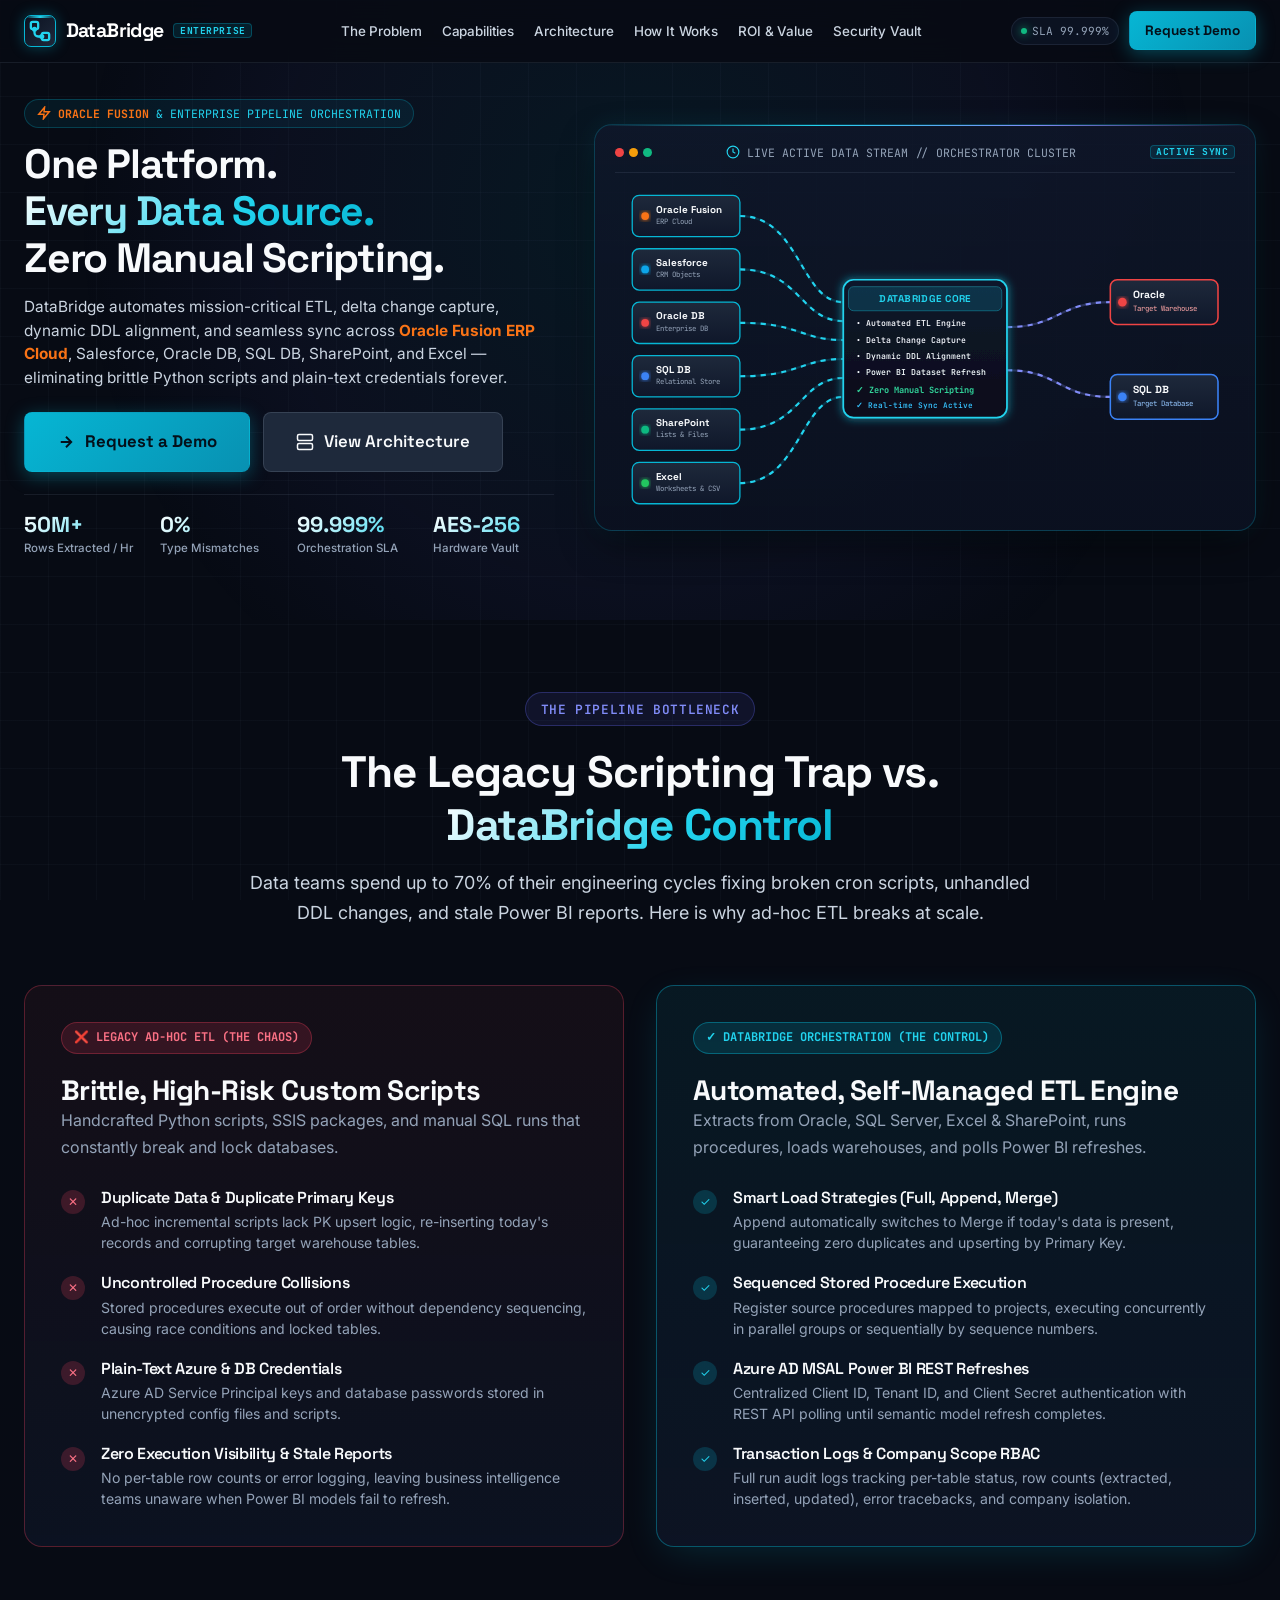
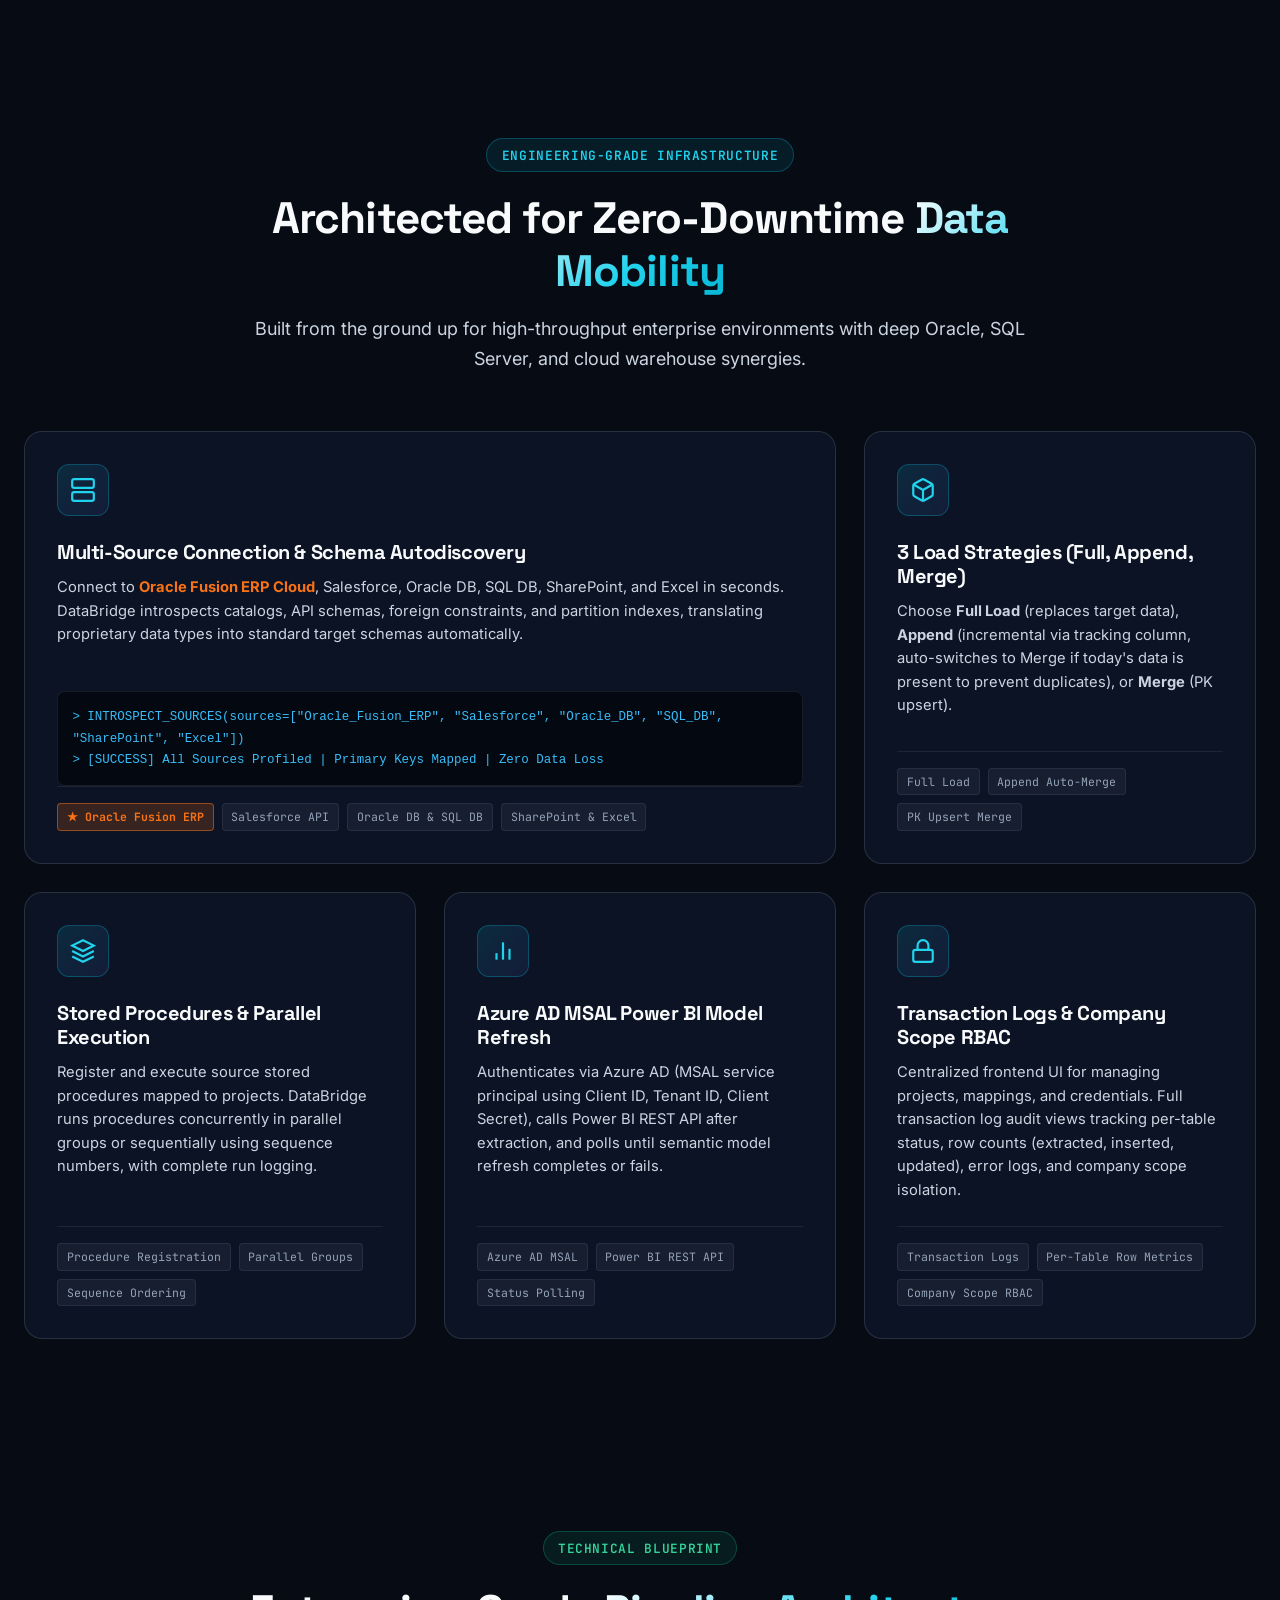
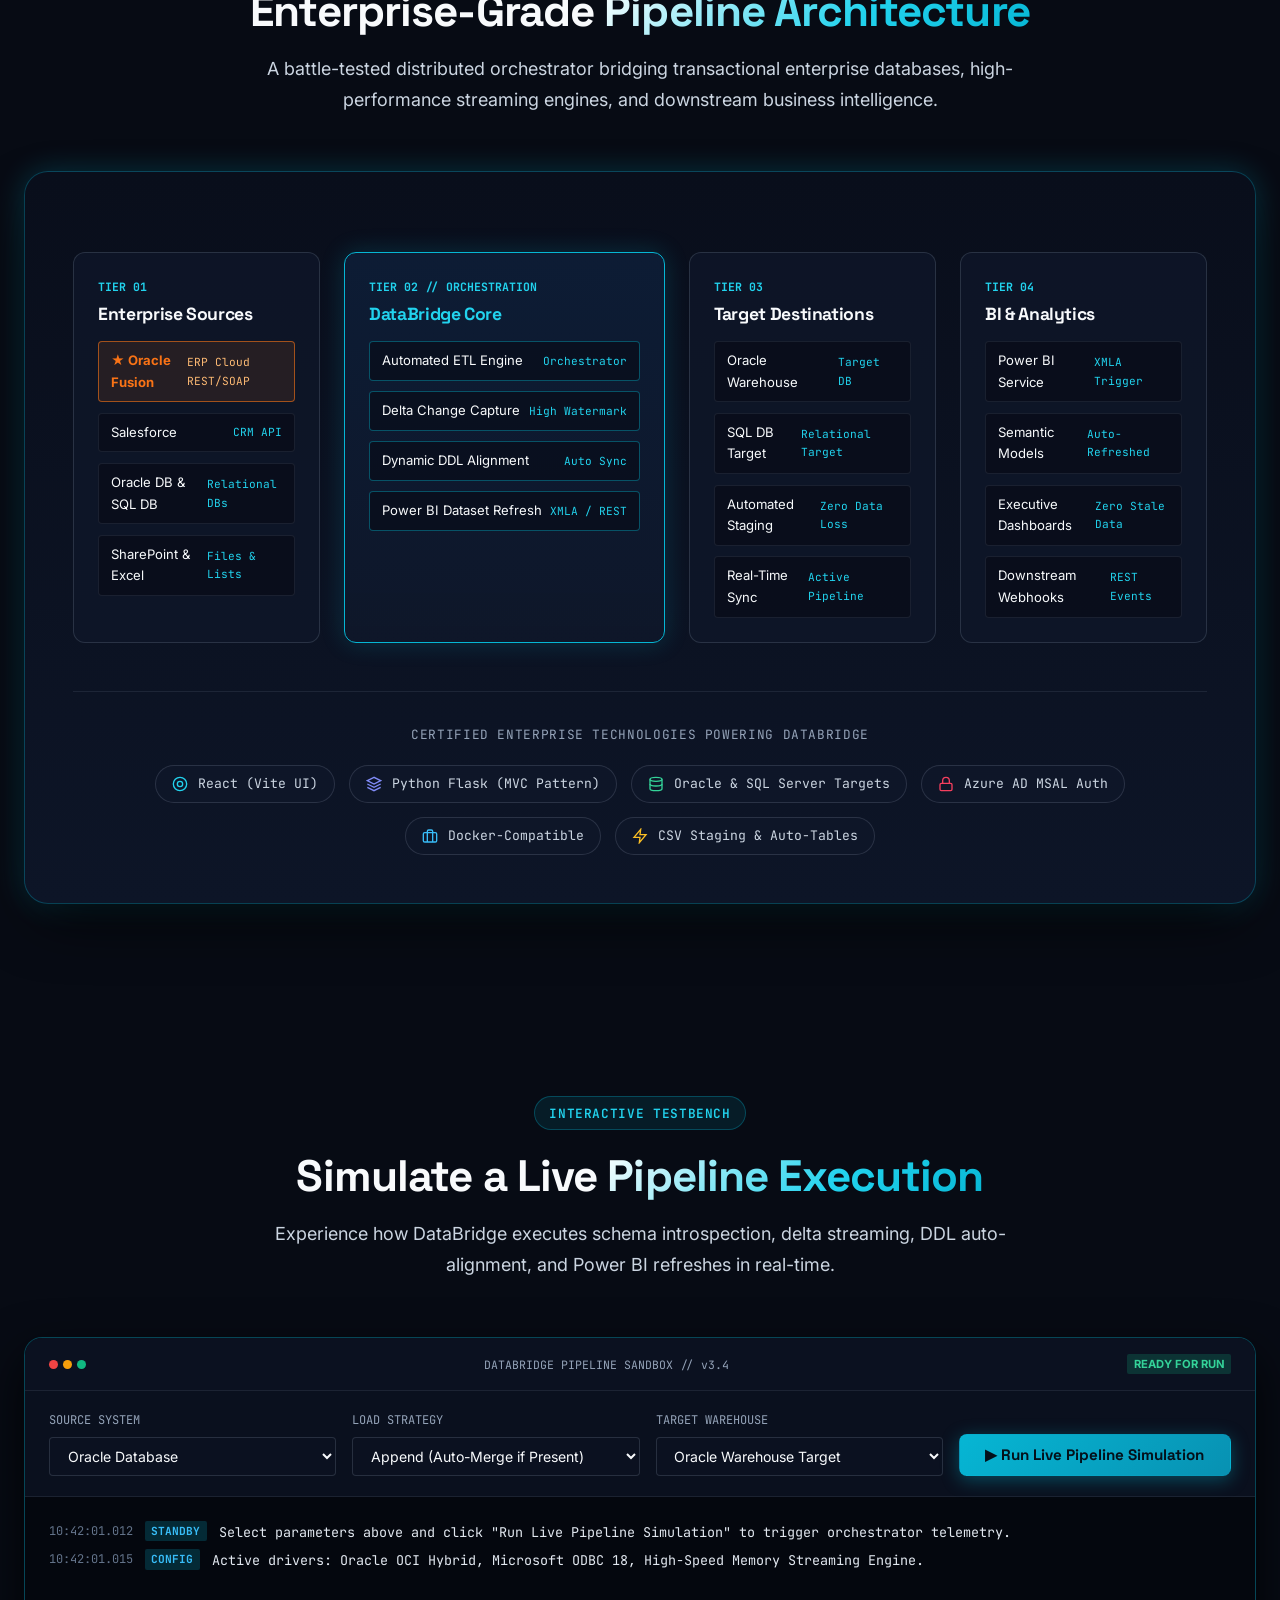
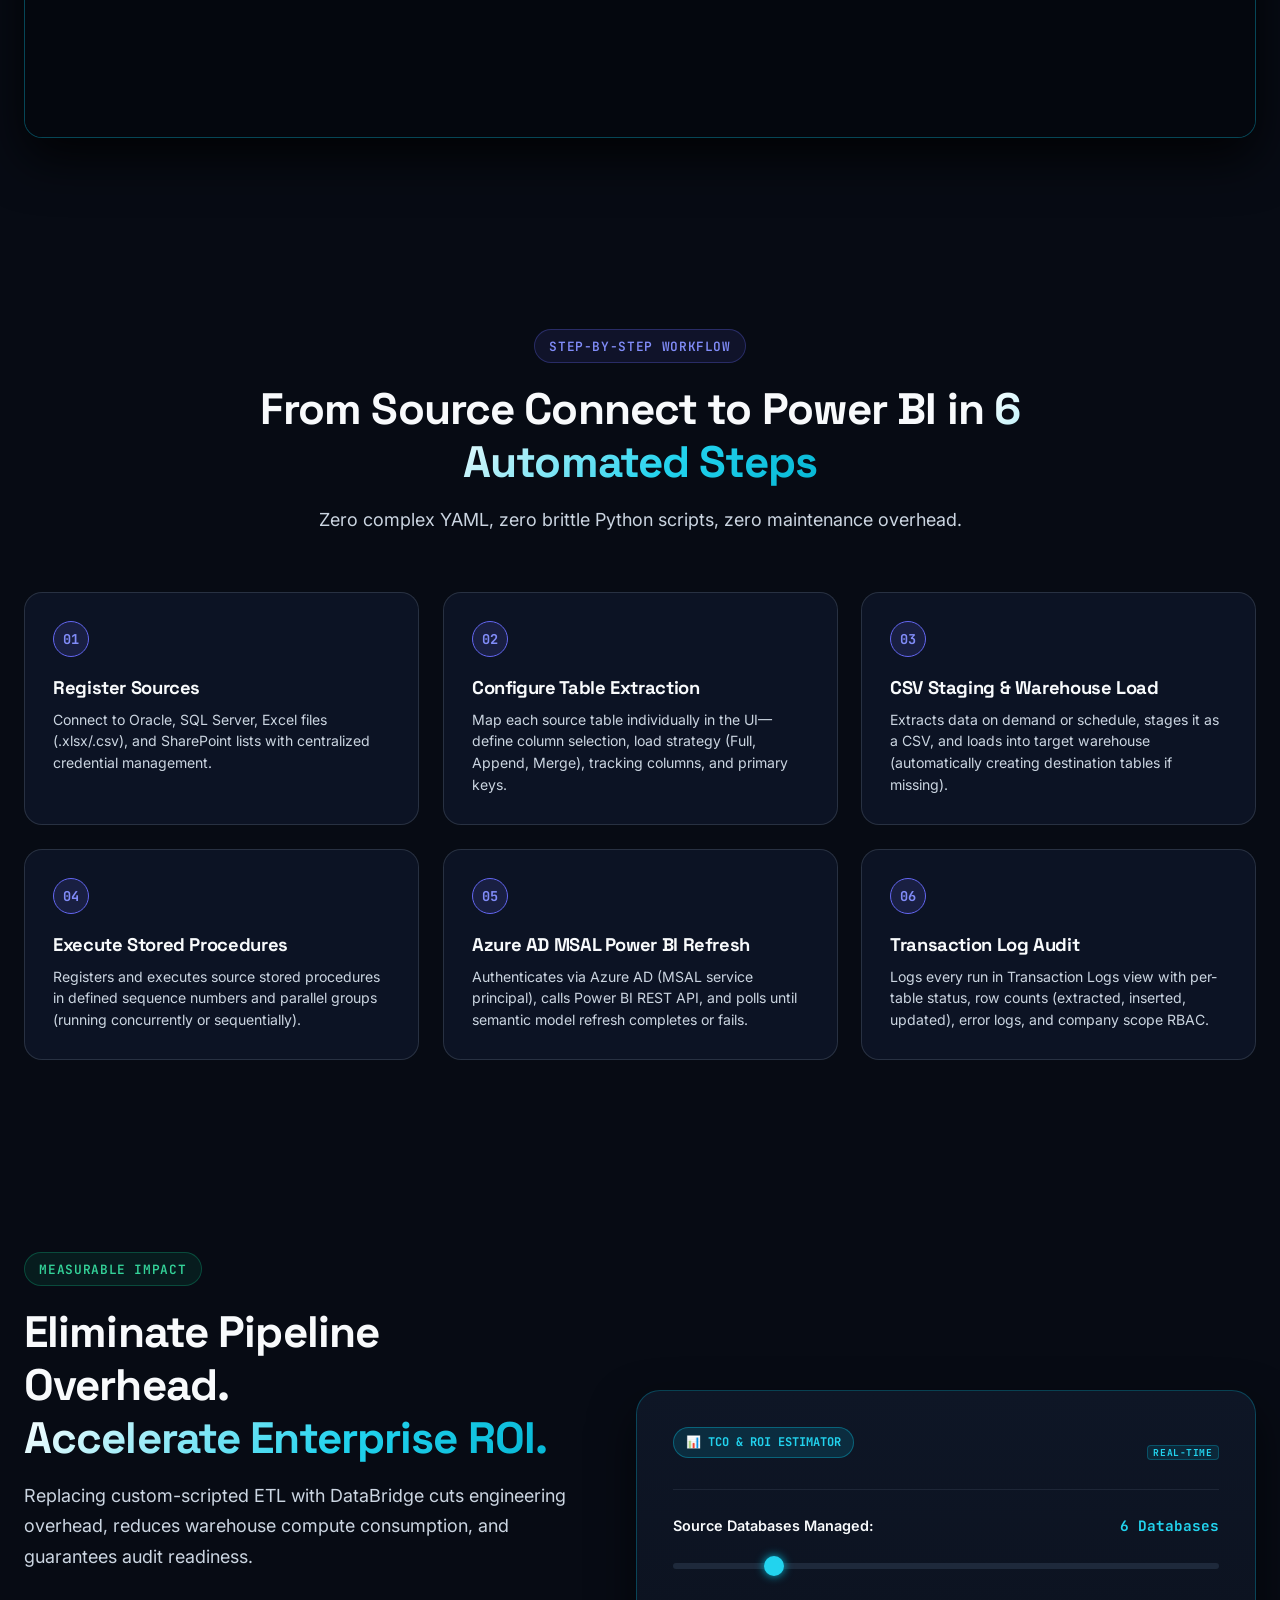
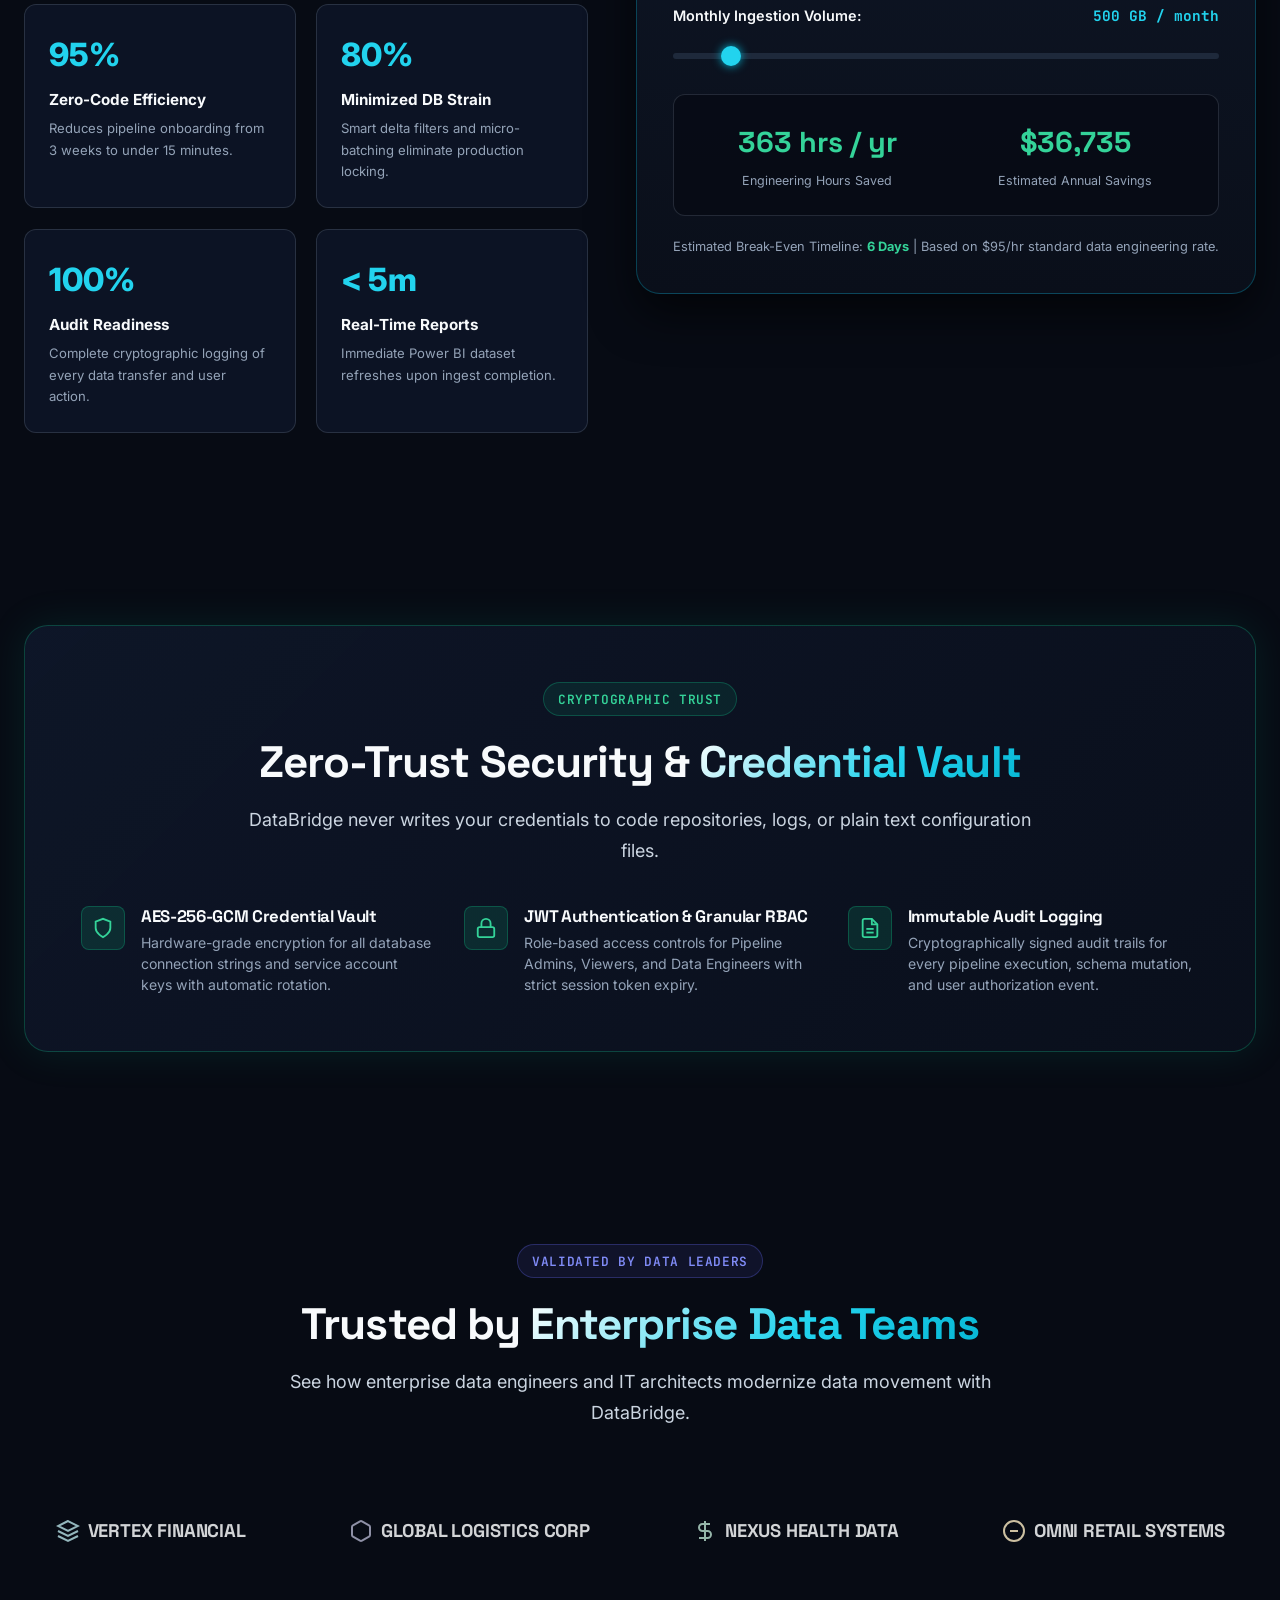
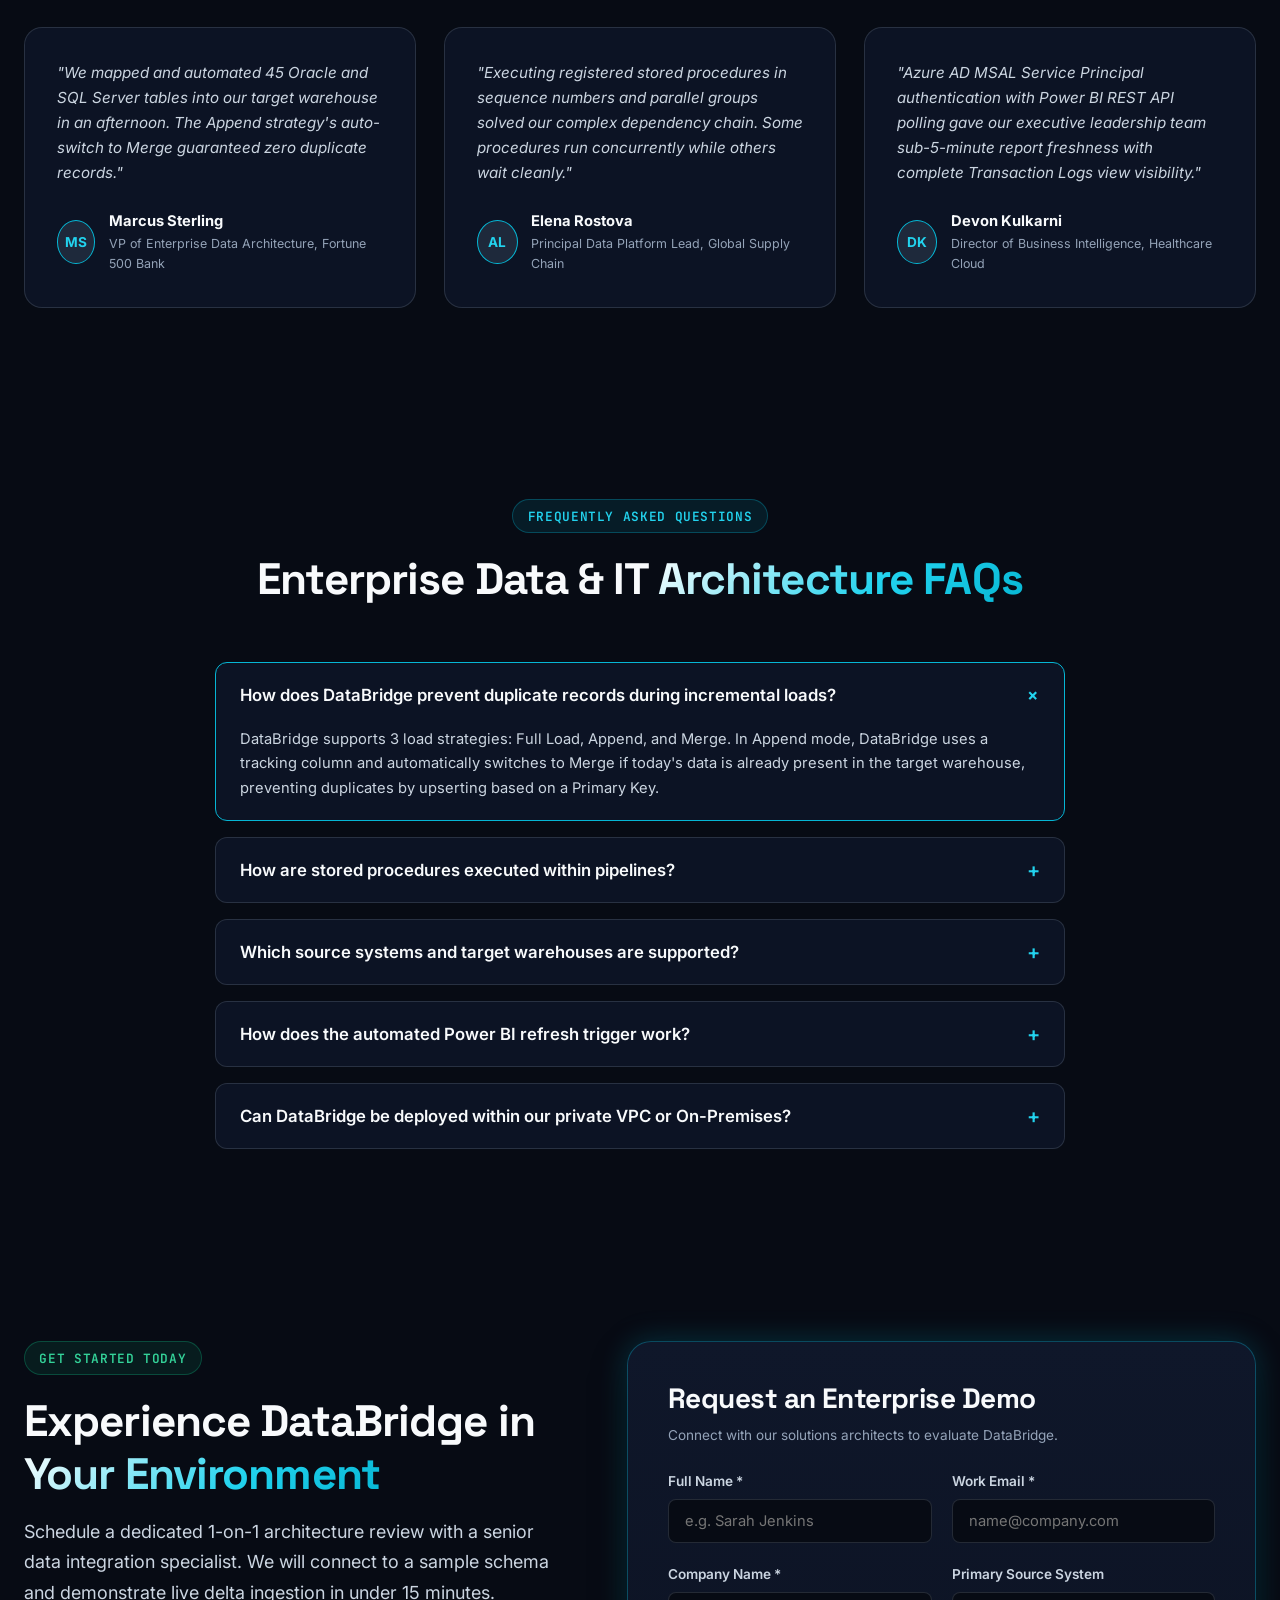
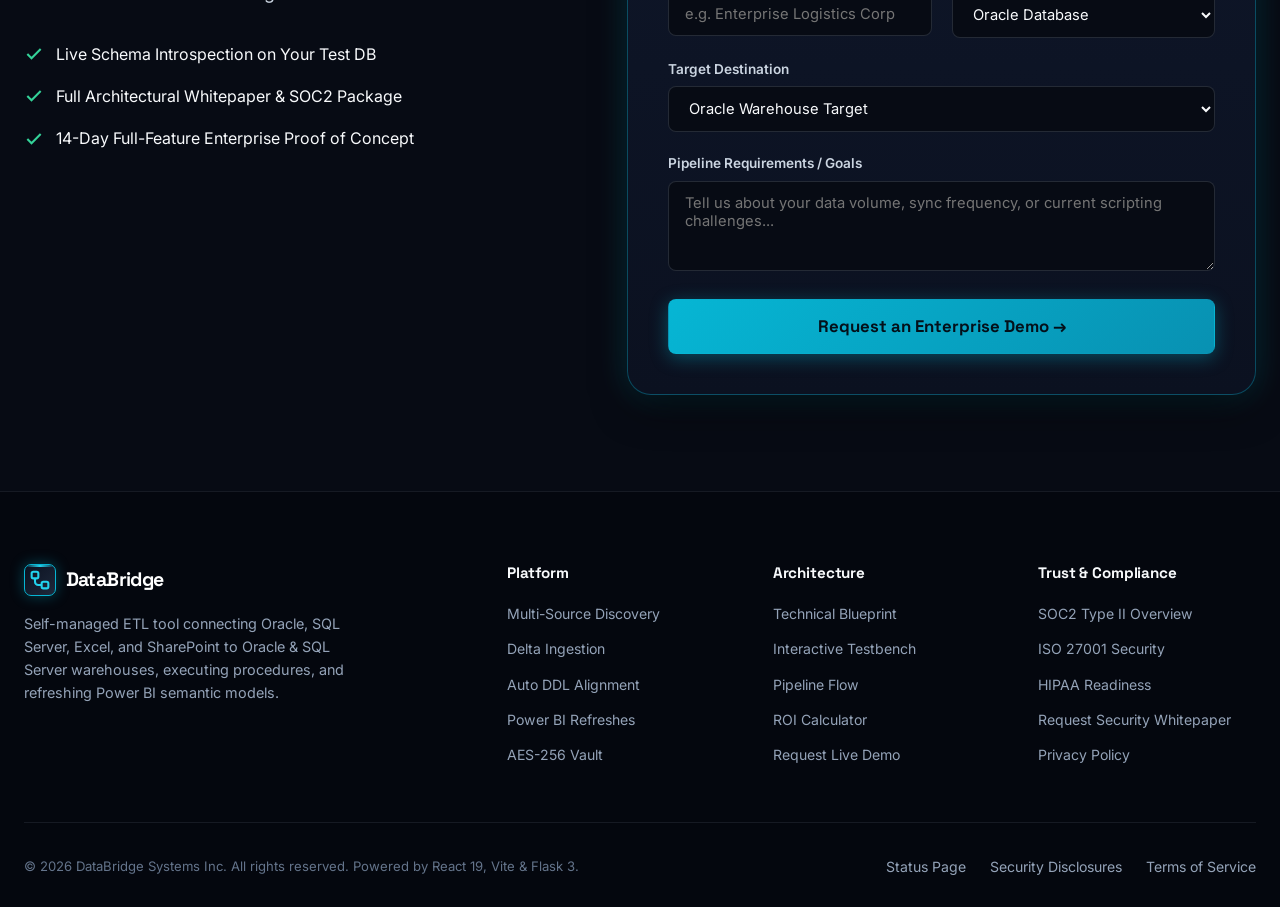
<file: website data bridge/index.html>
<!DOCTYPE html>
<html lang="en">
<head>
  <meta charset="UTF-8">
  <meta name="viewport" content="width=device-width, initial-scale=1.0">
  <title>DataBridge | Enterprise Multi-Source Data Ingestion & Pipeline Orchestration</title>
  
  <!-- SEO Meta Tags -->
  <meta name="description" content="DataBridge automates mission-critical ETL, delta change capture, dynamic warehouse DDL alignment, and Power BI semantic refreshes across Oracle, SQL Server, and cloud data warehouses without custom scripting.">
  <meta name="keywords" content="DataBridge, Enterprise ETL, Data Ingestion, Pipeline Orchestration, Oracle Ingestion, SQL Server ETL, Snowflake Pipeline, Power BI XMLA Refresh, Automated DDL Alignment, Data Warehouse">
  <meta name="author" content="DataBridge Systems Inc.">
  <meta name="robots" content="index, follow">

  <!-- OpenGraph / Social Meta Tags -->
  <meta property="og:type" content="website">
  <meta property="og:url" content="https://databridge.io/">
  <meta property="og:title" content="DataBridge — Enterprise Multi-Source Data Ingestion & Pipeline Orchestration">
  <meta property="og:description" content="One Platform. Every Data Source. Zero Manual Scripting. High-throughput data ingestion across Oracle, SQL Server, Snowflake, and Power BI.">
  <meta property="og:image" content="https://databridge.io/og-image.png">

  <!-- Twitter Card Meta -->
  <meta name="twitter:card" content="summary_large_image">
  <meta name="twitter:title" content="DataBridge — Enterprise Data Ingestion Engine">
  <meta name="twitter:description" content="Automate enterprise data pipelines across Oracle, SQL Server, Snowflake, and Power BI without brittle scripting.">

  <!-- Google Fonts: Space Grotesk, Inter, JetBrains Mono -->
  <link rel="preconnect" href="https://fonts.googleapis.com">
  <link rel="preconnect" href="https://fonts.gstatic.com" crossorigin>
  <link href="https://fonts.googleapis.com/css2?family=Inter:wght@300;400;500;600;700&family=JetBrains+Mono:wght@400;500;600;700&family=Space+Grotesk:wght@500;600;700;800&display=swap" rel="stylesheet">

  <!-- Core CSS Stylesheet -->
  <link rel="stylesheet" href="css/styles.css">

  <!-- JSON-LD Structured Data for Enterprise Software Application -->
  <script type="application/ld+json">
  {
    "@context": "https://schema.org",
    "@type": "SoftwareApplication",
    "name": "DataBridge",
    "applicationCategory": "BusinessApplication",
    "operatingSystem": "Cloud, On-Premises, Docker, Kubernetes",
    "offers": {
      "@type": "Offer",
      "price": "0",
      "priceCurrency": "USD"
    },
    "description": "Enterprise Multi-Source Data Ingestion & Pipeline Orchestration Platform automating Oracle and SQL Server data synchronization to cloud data warehouses and Power BI."
  }
  </script>
</head>
<body>


  <!-- Sticky Navbar -->
  <header class="navbar">
    <div class="container nav-container">
      <!-- Brand Logo -->
      <a href="#" class="logo-brand" aria-label="DataBridge Home">
        <div class="logo-icon">
          <svg width="22" height="22" viewBox="0 0 24 24" fill="none" stroke="#22D3EE" stroke-width="2.5" stroke-linecap="round" stroke-linejoin="round">
            <rect x="2" y="2" width="8" height="8" rx="2"></rect>
            <rect x="14" y="14" width="8" height="8" rx="2"></rect>
            <path d="M6 10v4a4 4 0 0 0 4 4h4"></path>
            <circle cx="6" cy="10" r="1.5" fill="#22D3EE"></circle>
            <circle cx="14" cy="18" r="1.5" fill="#22D3EE"></circle>
          </svg>
        </div>
        <span>DataBridge</span>
        <span class="logo-tag">ENTERPRISE</span>
      </a>

      <!-- Desktop Navigation Links -->
      <nav class="nav-links" aria-label="Primary Navigation">
        <a href="#problem" class="nav-link">The Problem</a>
        <a href="#capabilities" class="nav-link">Capabilities</a>
        <a href="#architecture" class="nav-link">Architecture</a>
        <a href="#how-it-works" class="nav-link">How It Works</a>
        <a href="#roi" class="nav-link">ROI & Value</a>
        <a href="#security" class="nav-link">Security Vault</a>
      </nav>

      <!-- Navbar Actions -->
      <div class="nav-actions">
        <div class="system-status-pill" title="Core Engine Operational">
          <span class="status-dot"></span>
          <span>SLA 99.999%</span>
        </div>
        <a href="#demo" class="btn btn-primary btn-sm">
          Request Demo
        </a>
        <button class="mobile-menu-btn" aria-label="Open Navigation Menu">
          <svg width="24" height="24" viewBox="0 0 24 24" fill="none" stroke="currentColor" stroke-width="2">
            <line x1="3" y1="12" x2="21" y2="12"></line>
            <line x1="3" y1="6" x2="21" y2="6"></line>
            <line x1="3" y1="18" x2="21" y2="18"></line>
          </svg>
        </button>
      </div>
    </div>
  </header>

  <!-- Mobile Drawer Overlay & Menu -->
  <div class="drawer-overlay"></div>
  <aside class="mobile-drawer" aria-label="Mobile Navigation">
    <div class="drawer-header">
      <div class="logo-brand">
        <span>DataBridge</span>
      </div>
      <button class="drawer-close-btn btn btn-ghost btn-sm" aria-label="Close Navigation Menu">✕</button>
    </div>
    <div class="drawer-links">
      <a href="#problem" class="drawer-link">The Problem</a>
      <a href="#capabilities" class="drawer-link">Capabilities</a>
      <a href="#architecture" class="drawer-link">Architecture</a>
      <a href="#how-it-works" class="drawer-link">How It Works</a>
      <a href="#roi" class="drawer-link">ROI & Value</a>
      <a href="#security" class="drawer-link">Security Vault</a>
      <a href="#demo" class="drawer-link text-cyan">Request Demo</a>
    </div>
  </aside>

  <!-- High-Tech Initial Page Preloader -->
  <div class="page-preloader" id="preloader">
    <div class="preloader-content">
      <div class="preloader-icon-wrap">
        <div class="logo-icon" style="width: 52px; height: 52px;">
          <svg width="28" height="28" viewBox="0 0 24 24" fill="none" stroke="#22D3EE" stroke-width="2.5" stroke-linecap="round" stroke-linejoin="round">
            <rect x="2" y="2" width="8" height="8" rx="2"></rect>
            <rect x="14" y="14" width="8" height="8" rx="2"></rect>
            <path d="M6 10v4a4 4 0 0 0 4 4h4"></path>
            <circle cx="6" cy="10" r="1.5" fill="#22D3EE"></circle>
            <circle cx="14" cy="18" r="1.5" fill="#22D3EE"></circle>
          </svg>
        </div>
      </div>
      <div class="preloader-brand">
        <span>DataBridge</span>
        <span class="logo-tag">ENTERPRISE</span>
      </div>
      <div class="preloader-bar-bg">
        <div class="preloader-bar-fill" id="preloader-bar"></div>
      </div>
      <div class="preloader-status">
        <span class="status-dot"></span>
        <span id="preloader-status-text">INITIALIZING ORCHESTRATION ENGINE...</span>
      </div>
    </div>
  </div>

  <main>
    <!-- ========================================================================
         HERO SECTION: One Platform. Every Data Source. Zero Manual Scripting.
         ======================================================================== -->
    <section class="hero-section" id="hero">
      <div class="container">
        <div class="hero-grid">
          
          <!-- Left Hero Column -->
          <div class="hero-content">
            <div class="hero-badge hero-animate-badge">
              <svg width="14" height="14" viewBox="0 0 24 24" fill="none" stroke="#F97316" stroke-width="2.5">
                <polygon points="13 2 3 14 12 14 11 22 21 10 12 10 13 2"></polygon>
              </svg>
              <span><strong style="color: #F97316;">ORACLE FUSION</strong> &amp; ENTERPRISE PIPELINE ORCHESTRATION</span>
            </div>

            <h1 class="hero-title hero-animate-title">
              One Platform. <br>
              <span class="text-gradient-cyan">Every Data Source.</span> <br>
              Zero Manual Scripting.
            </h1>

            <p class="hero-subtitle hero-animate-subtitle">
              DataBridge automates mission-critical ETL, delta change capture, dynamic DDL alignment, and seamless sync across <strong style="color: #F97316;">Oracle Fusion ERP Cloud</strong>, Salesforce, Oracle DB, SQL DB, SharePoint, and Excel — eliminating brittle Python scripts and plain-text credentials forever.
            </p>

            <div class="hero-ctas hero-animate-ctas">
              <a href="#demo" class="btn btn-primary btn-lg" id="hero-cta-demo">
                <svg width="18" height="18" viewBox="0 0 24 24" fill="none" stroke="currentColor" stroke-width="2.5">
                  <path d="M5 12h14M12 5l7 7-7 7"/>
                </svg>
                Request a Demo
              </a>
              <a href="#architecture" class="btn btn-secondary btn-lg" id="hero-cta-arch">
                <svg width="18" height="18" viewBox="0 0 24 24" fill="none" stroke="currentColor" stroke-width="2">
                  <rect x="2" y="2" width="20" height="8" rx="2" ry="2"></rect>
                  <rect x="2" y="14" width="20" height="8" rx="2" ry="2"></rect>
                  <line x1="6" y1="6" x2="6.01" y2="6"></line>
                  <line x1="6" y1="18" x2="6.01" y2="18"></line>
                </svg>
                View Architecture
              </a>
            </div>

            <!-- Metric Ticker Ribbon -->
            <div class="hero-metrics hero-animate-metrics">
              <div class="metric-item">
                <span class="metric-value counter-item" data-target="50" data-suffix="M+">50M+</span>
                <span class="metric-label">Rows Extracted / Hr</span>
              </div>
              <div class="metric-item">
                <span class="metric-value counter-item" data-target="0" data-suffix="%">0%</span>
                <span class="metric-label">Type Mismatches</span>
              </div>
              <div class="metric-item">
                <span class="metric-value counter-item" data-target="99.999" data-decimals="3" data-suffix="%">99.999%</span>
                <span class="metric-label">Orchestration SLA</span>
              </div>
              <div class="metric-item">
                <span class="metric-value">AES-256</span>
                <span class="metric-label">Hardware Vault</span>
              </div>
            </div>
          </div>

          <!-- Right Hero Column: Animated Interactive Pipeline Diagram -->
          <div class="hero-visual-wrapper hero-animate-visual">
            <div class="hero-visual-card">
              <div class="pipeline-terminal-header">
                <div class="terminal-dots">
                  <span class="terminal-dot red"></span>
                  <span class="terminal-dot yellow"></span>
                  <span class="terminal-dot green"></span>
                </div>
                <div class="terminal-title">
                  <svg width="14" height="14" viewBox="0 0 24 24" fill="none" stroke="#22D3EE" stroke-width="2">
                    <circle cx="12" cy="12" r="10"></circle>
                    <polyline points="12 6 12 12 16 14"></polyline>
                  </svg>
                  <span>LIVE ACTIVE DATA STREAM // ORCHESTRATOR CLUSTER</span>
                </div>
                <span class="logo-tag">ACTIVE SYNC</span>
              </div>

              <!-- Animated SVG Pipeline Visualization -->
              <svg class="pipeline-diagram-svg" viewBox="0 0 720 380" fill="none" xmlns="http://www.w3.org/2000/svg">
                <defs>
                  <linearGradient id="cyanGrad" x1="0%" y1="0%" x2="100%" y2="100%">
                    <stop offset="0%" stop-color="#06B6D4" />
                    <stop offset="100%" stop-color="#3B82F6" />
                  </linearGradient>
                  <linearGradient id="nodeBg" x1="0%" y1="0%" x2="0%" y2="100%">
                    <stop offset="0%" stop-color="#1E293B" />
                    <stop offset="100%" stop-color="#0F172A" />
                  </linearGradient>
                  <linearGradient id="coreBg" x1="0%" y1="0%" x2="0%" y2="100%">
                    <stop offset="0%" stop-color="#0F172A" />
                    <stop offset="100%" stop-color="#070D1B" />
                  </linearGradient>
                  <filter id="glowCyan" x="-20%" y="-20%" width="140%" height="140%">
                    <feGaussianBlur stdDeviation="5" result="blur" />
                    <feComposite in="SourceGraphic" in2="blur" operator="over" />
                  </filter>
                  <filter id="glowNode" x="-20%" y="-20%" width="140%" height="140%">
                    <feGaussianBlur stdDeviation="3" result="blur" />
                    <feComposite in="SourceGraphic" in2="blur" operator="over" />
                  </filter>
                </defs>

                <!-- Connecting Stream Paths with Active Flow -->
                <!-- Left Sources to Center Engine -->
                <path d="M 145 36 C 215 36, 215 136, 265 136" stroke="rgba(6, 182, 212, 0.2)" stroke-width="2.5" fill="none" />
                <path d="M 145 98 C 215 98, 215 158, 265 158" stroke="rgba(6, 182, 212, 0.2)" stroke-width="2.5" fill="none" />
                <path d="M 145 160 C 215 160, 215 180, 265 180" stroke="rgba(6, 182, 212, 0.2)" stroke-width="2.5" fill="none" />
                <path d="M 145 222 C 215 222, 215 202, 265 202" stroke="rgba(6, 182, 212, 0.2)" stroke-width="2.5" fill="none" />
                <path d="M 145 284 C 215 284, 215 224, 265 224" stroke="rgba(6, 182, 212, 0.2)" stroke-width="2.5" fill="none" />
                <path d="M 145 346 C 215 346, 215 246, 265 246" stroke="rgba(6, 182, 212, 0.2)" stroke-width="2.5" fill="none" />

                <!-- Flowing Animated Stream Particles -->
                <path d="M 145 36 C 215 36, 215 136, 265 136" stroke="#22D3EE" stroke-width="2.5" stroke-dasharray="6 6" class="stream-path-active" fill="none" />
                <path d="M 145 98 C 215 98, 215 158, 265 158" stroke="#22D3EE" stroke-width="2.5" stroke-dasharray="6 6" class="stream-path-active" fill="none" />
                <path d="M 145 160 C 215 160, 215 180, 265 180" stroke="#22D3EE" stroke-width="2.5" stroke-dasharray="6 6" class="stream-path-active" fill="none" />
                <path d="M 145 222 C 215 222, 215 202, 265 202" stroke="#22D3EE" stroke-width="2.5" stroke-dasharray="6 6" class="stream-path-active" fill="none" />
                <path d="M 145 284 C 215 284, 215 224, 265 224" stroke="#22D3EE" stroke-width="2.5" stroke-dasharray="6 6" class="stream-path-active" fill="none" />
                <path d="M 145 346 C 215 346, 215 246, 265 246" stroke="#22D3EE" stroke-width="2.5" stroke-dasharray="6 6" class="stream-path-active" fill="none" />

                <!-- Center Engine to Right Targets (Oracle & SQL DB) -->
                <path d="M 455 165 C 515 165, 515 136, 575 136" stroke="rgba(129, 140, 248, 0.25)" stroke-width="2.5" fill="none" />
                <path d="M 455 215 C 515 215, 515 246, 575 246" stroke="rgba(129, 140, 248, 0.25)" stroke-width="2.5" fill="none" />
                <path d="M 455 165 C 515 165, 515 136, 575 136" stroke="#818CF8" stroke-width="2.5" stroke-dasharray="6 6" class="stream-path-active" fill="none" />
                <path d="M 455 215 C 515 215, 515 246, 575 246" stroke="#818CF8" stroke-width="2.5" stroke-dasharray="6 6" class="stream-path-active" fill="none" />

                <!-- SOURCE NODES (Left Tier - 6 Items) -->
                <!-- Node 1: Oracle Fusion -->
                <g class="pulse-node">
                  <rect x="20" y="12" width="125" height="48" rx="8" fill="url(#nodeBg)" stroke="#06B6D4" stroke-width="1.5" />
                  <circle cx="35" cy="36" r="4.5" fill="#F97316" filter="url(#glowNode)" />
                  <text x="48" y="32" fill="#F8FAFC" font-family="'Space Grotesk', sans-serif" font-size="11.5" font-weight="700">Oracle Fusion</text>
                  <text x="48" y="45" fill="#94A3B8" font-family="'JetBrains Mono', monospace" font-size="8.5">ERP Cloud</text>
                </g>

                <!-- Node 2: Salesforce -->
                <g class="pulse-node">
                  <rect x="20" y="74" width="125" height="48" rx="8" fill="url(#nodeBg)" stroke="#06B6D4" stroke-width="1.5" />
                  <circle cx="35" cy="98" r="4.5" fill="#0EA5E9" filter="url(#glowNode)" />
                  <text x="48" y="94" fill="#F8FAFC" font-family="'Space Grotesk', sans-serif" font-size="11.5" font-weight="700">Salesforce</text>
                  <text x="48" y="107" fill="#94A3B8" font-family="'JetBrains Mono', monospace" font-size="8.5">CRM Objects</text>
                </g>

                <!-- Node 3: Oracle DB -->
                <g class="pulse-node">
                  <rect x="20" y="136" width="125" height="48" rx="8" fill="url(#nodeBg)" stroke="#06B6D4" stroke-width="1.5" />
                  <circle cx="35" cy="160" r="4.5" fill="#EF4444" filter="url(#glowNode)" />
                  <text x="48" y="156" fill="#F8FAFC" font-family="'Space Grotesk', sans-serif" font-size="11.5" font-weight="700">Oracle DB</text>
                  <text x="48" y="169" fill="#94A3B8" font-family="'JetBrains Mono', monospace" font-size="8.5">Enterprise DB</text>
                </g>

                <!-- Node 4: SQL DB -->
                <g class="pulse-node">
                  <rect x="20" y="198" width="125" height="48" rx="8" fill="url(#nodeBg)" stroke="#06B6D4" stroke-width="1.5" />
                  <circle cx="35" cy="222" r="4.5" fill="#3B82F6" filter="url(#glowNode)" />
                  <text x="48" y="218" fill="#F8FAFC" font-family="'Space Grotesk', sans-serif" font-size="11.5" font-weight="700">SQL DB</text>
                  <text x="48" y="231" fill="#94A3B8" font-family="'JetBrains Mono', monospace" font-size="8.5">Relational Store</text>
                </g>

                <!-- Node 5: SharePoint -->
                <g class="pulse-node">
                  <rect x="20" y="260" width="125" height="48" rx="8" fill="url(#nodeBg)" stroke="#06B6D4" stroke-width="1.5" />
                  <circle cx="35" cy="284" r="4.5" fill="#10B981" filter="url(#glowNode)" />
                  <text x="48" y="280" fill="#F8FAFC" font-family="'Space Grotesk', sans-serif" font-size="11.5" font-weight="700">SharePoint</text>
                  <text x="48" y="293" fill="#94A3B8" font-family="'JetBrains Mono', monospace" font-size="8.5">Lists &amp; Files</text>
                </g>

                <!-- Node 6: Excel -->
                <g class="pulse-node">
                  <rect x="20" y="322" width="125" height="48" rx="8" fill="url(#nodeBg)" stroke="#06B6D4" stroke-width="1.5" />
                  <circle cx="35" cy="346" r="4.5" fill="#22C55E" filter="url(#glowNode)" />
                  <text x="48" y="342" fill="#F8FAFC" font-family="'Space Grotesk', sans-serif" font-size="11.5" font-weight="700">Excel</text>
                  <text x="48" y="355" fill="#94A3B8" font-family="'JetBrains Mono', monospace" font-size="8.5">Worksheets &amp; CSV</text>
                </g>

                <!-- CENTER NODE: DATABRIDGE CORE -->
                <g filter="url(#glowCyan)">
                  <rect x="265" y="110" width="190" height="160" rx="12" fill="url(#coreBg)" stroke="#22D3EE" stroke-width="2" />
                  <rect x="271" y="118" width="178" height="28" rx="6" fill="rgba(6, 182, 212, 0.18)" stroke="rgba(34, 211, 238, 0.4)" stroke-width="1" />
                  <text x="360" y="136" fill="#22D3EE" text-anchor="middle" font-family="'Space Grotesk', sans-serif" font-size="11.5" font-weight="800" letter-spacing="0.5">DATABRIDGE CORE</text>
                  <text x="280" y="164" fill="#F1F5F9" font-family="'JetBrains Mono', monospace" font-size="9.5" font-weight="600">• Automated ETL Engine</text>
                  <text x="280" y="183" fill="#F1F5F9" font-family="'JetBrains Mono', monospace" font-size="9.5" font-weight="600">• Delta Change Capture</text>
                  <text x="280" y="202" fill="#F1F5F9" font-family="'JetBrains Mono', monospace" font-size="9.5" font-weight="600">• Dynamic DDL Alignment</text>
                  <text x="280" y="221" fill="#F1F5F9" font-family="'JetBrains Mono', monospace" font-size="9.5" font-weight="600">• Power BI Dataset Refresh</text>
                  <text x="280" y="242" fill="#34D399" font-family="'JetBrains Mono', monospace" font-size="10" font-weight="700">✓ Zero Manual Scripting</text>
                  <text x="280" y="259" fill="#38BDF8" font-family="'JetBrains Mono', monospace" font-size="9" font-weight="600">✓ Real-time Sync Active</text>
                </g>

                <!-- DESTINATION NODES (Right Tier - 2 Items) -->
                <!-- Node 1: Oracle -->
                <g class="pulse-node">
                  <rect x="575" y="110" width="125" height="52" rx="8" fill="url(#nodeBg)" stroke="#EF4444" stroke-width="1.8" />
                  <circle cx="589" cy="136" r="5" fill="#EF4444" filter="url(#glowNode)" />
                  <text x="601" y="131" fill="#F8FAFC" font-family="'Space Grotesk', sans-serif" font-size="12" font-weight="700">Oracle</text>
                  <text x="601" y="146" fill="#FCA5A5" font-family="'JetBrains Mono', monospace" font-size="8.5">Target Warehouse</text>
                </g>

                <!-- Node 2: SQL DB -->
                <g class="pulse-node">
                  <rect x="575" y="220" width="125" height="52" rx="8" fill="url(#nodeBg)" stroke="#3B82F6" stroke-width="1.8" />
                  <circle cx="589" cy="246" r="5" fill="#3B82F6" filter="url(#glowNode)" />
                  <text x="601" y="241" fill="#F8FAFC" font-family="'Space Grotesk', sans-serif" font-size="12" font-weight="700">SQL DB</text>
                  <text x="601" y="256" fill="#93C5FD" font-family="'JetBrains Mono', monospace" font-size="8.5">Target Database</text>
                </g>
              </svg>


            </div>
          </div>

        </div>
      </div>
    </section>

    <!-- ========================================================================
         THE PROBLEM SECTION: Chaos vs. Control (Before vs. After)
         ======================================================================== -->
    <section class="section-wrapper" id="problem">
      <div class="container">
        <div class="section-header" data-reveal="fade-up">
          <span class="section-badge indigo">THE PIPELINE BOTTLENECK</span>
          <h2>The Legacy Scripting Trap vs. <span class="text-gradient-cyan">DataBridge Control</span></h2>
          <p class="section-description">
            Data teams spend up to 70% of their engineering cycles fixing broken cron scripts, unhandled DDL changes, and stale Power BI reports. Here is why ad-hoc ETL breaks at scale.
          </p>
        </div>

        <div class="chaos-control-grid">
          
          <!-- Chaos Card (Before DataBridge) -->
          <div class="comparison-card chaos" data-reveal="fade-right">
            <span class="card-badge bad">❌ LEGACY AD-HOC ETL (THE CHAOS)</span>
            <h3>Brittle, High-Risk Custom Scripts</h3>
            <p class="text-muted">Handcrafted Python scripts, SSIS packages, and manual SQL runs that constantly break and lock databases.</p>

            <div class="comparison-list">
              <div class="comparison-item">
                <div class="comparison-icon bad">✕</div>
                <div class="comparison-text">
                  <h4>Duplicate Data & Duplicate Primary Keys</h4>
                  <p>Ad-hoc incremental scripts lack PK upsert logic, re-inserting today's records and corrupting target warehouse tables.</p>
                </div>
              </div>

              <div class="comparison-item">
                <div class="comparison-icon bad">✕</div>
                <div class="comparison-text">
                  <h4>Uncontrolled Procedure Collisions</h4>
                  <p>Stored procedures execute out of order without dependency sequencing, causing race conditions and locked tables.</p>
                </div>
              </div>

              <div class="comparison-item">
                <div class="comparison-icon bad">✕</div>
                <div class="comparison-text">
                  <h4>Plain-Text Azure & DB Credentials</h4>
                  <p>Azure AD Service Principal keys and database passwords stored in unencrypted config files and scripts.</p>
                </div>
              </div>

              <div class="comparison-item">
                <div class="comparison-icon bad">✕</div>
                <div class="comparison-text">
                  <h4>Zero Execution Visibility & Stale Reports</h4>
                  <p>No per-table row counts or error logging, leaving business intelligence teams unaware when Power BI models fail to refresh.</p>
                </div>
              </div>
            </div>
          </div>

          <!-- Control Card (With DataBridge) -->
          <div class="comparison-card control" data-reveal="fade-left">
            <span class="card-badge good">✓ DATABRIDGE ORCHESTRATION (THE CONTROL)</span>
            <h3>Automated, Self-Managed ETL Engine</h3>
            <p class="text-muted">Extracts from Oracle, SQL Server, Excel & SharePoint, runs procedures, loads warehouses, and polls Power BI refreshes.</p>

            <div class="comparison-list">
              <div class="comparison-item">
                <div class="comparison-icon good">✓</div>
                <div class="comparison-text">
                  <h4>Smart Load Strategies (Full, Append, Merge)</h4>
                  <p>Append automatically switches to Merge if today's data is present, guaranteeing zero duplicates and upserting by Primary Key.</p>
                </div>
              </div>

              <div class="comparison-item">
                <div class="comparison-icon good">✓</div>
                <div class="comparison-text">
                  <h4>Sequenced Stored Procedure Execution</h4>
                  <p>Register source procedures mapped to projects, executing concurrently in parallel groups or sequentially by sequence numbers.</p>
                </div>
              </div>

              <div class="comparison-item">
                <div class="comparison-icon good">✓</div>
                <div class="comparison-text">
                  <h4>Azure AD MSAL Power BI REST Refreshes</h4>
                  <p>Centralized Client ID, Tenant ID, and Client Secret authentication with REST API polling until semantic model refresh completes.</p>
                </div>
              </div>

              <div class="comparison-item">
                <div class="comparison-icon good">✓</div>
                <div class="comparison-text">
                  <h4>Transaction Logs & Company Scope RBAC</h4>
                  <p>Full run audit logs tracking per-table status, row counts (extracted, inserted, updated), error tracebacks, and company isolation.</p>
                </div>
              </div>
            </div>
          </div>

        </div>
      </div>
    </section>

    <!-- ========================================================================
         CORE CAPABILITIES GRID: 5 Feature Blocks
         ======================================================================== -->
    <section class="section-wrapper" id="capabilities">
      <div class="container">
        <div class="section-header" data-reveal="fade-up">
          <span class="section-badge">ENGINEERING-GRADE INFRASTRUCTURE</span>
          <h2>Architected for Zero-Downtime <span class="text-gradient-cyan">Data Mobility</span></h2>
          <p class="section-description">
            Built from the ground up for high-throughput enterprise environments with deep Oracle, SQL Server, and cloud warehouse synergies.
          </p>
        </div>

        <div class="capabilities-grid">
          
          <!-- Capability 1: Multi-Source Connection & Schema Autodiscovery -->
          <div class="capability-card featured-span" data-reveal="fade-up">
            <div class="capability-icon-box">
              <svg width="26" height="26" viewBox="0 0 24 24" fill="none" stroke="currentColor" stroke-width="2">
                <rect x="2" y="2" width="20" height="8" rx="2" ry="2"></rect>
                <rect x="2" y="14" width="20" height="8" rx="2" ry="2"></rect>
                <line x1="6" y1="6" x2="6.01" y2="6"></line>
                <line x1="6" y1="18" x2="6.01" y2="18"></line>
              </svg>
            </div>
            <h3 class="capability-title">Multi-Source Connection & Schema Autodiscovery</h3>
            <p class="capability-desc">
              Connect to <strong style="color: #F97316;">Oracle Fusion ERP Cloud</strong>, Salesforce, Oracle DB, SQL DB, SharePoint, and Excel in seconds. DataBridge introspects catalogs, API schemas, foreign constraints, and partition indexes, translating proprietary data types into standard target schemas automatically.
            </p>
            <div class="capability-interactive-preview">
              <code>&gt; INTROSPECT_SOURCES(sources=["Oracle_Fusion_ERP", "Salesforce", "Oracle_DB", "SQL_DB", "SharePoint", "Excel"]) <br>
              &gt; [SUCCESS] All Sources Profiled | Primary Keys Mapped | Zero Data Loss</code>
            </div>
            <div class="capability-tags">
              <span class="capability-tag" style="background: rgba(249, 115, 22, 0.18); border-color: rgba(249, 115, 22, 0.5); color: #F97316; font-weight: 700;">★ Oracle Fusion ERP</span>
              <span class="capability-tag">Salesforce API</span>
              <span class="capability-tag">Oracle DB &amp; SQL DB</span>
              <span class="capability-tag">SharePoint &amp; Excel</span>
            </div>
          </div>

          <!-- Capability 2: 3 Configurable Load Strategies per Table -->
          <div class="capability-card" data-reveal="fade-up" style="transition-delay: 0.15s;">
            <div class="capability-icon-box">
              <svg width="26" height="26" viewBox="0 0 24 24" fill="none" stroke="currentColor" stroke-width="2">
                <path d="M21 16V8a2 2 0 0 0-1-1.73l-7-4a2 2 0 0 0-2 0l-7 4A2 2 0 0 0 3 8v8a2 2 0 0 0 1 1.73l7 4a2 2 0 0 0 2 0l7-4A2 2 0 0 0 21 16z"></path>
                <polyline points="3.27 6.96 12 12.01 20.73 6.96"></polyline>
                <line x1="12" y1="22.08" x2="12" y2="12"></line>
              </svg>
            </div>
            <h3 class="capability-title">3 Load Strategies (Full, Append, Merge)</h3>
            <p class="capability-desc">
              Choose <strong>Full Load</strong> (replaces target data), <strong>Append</strong> (incremental via tracking column, auto-switches to Merge if today's data is present to prevent duplicates), or <strong>Merge</strong> (PK upsert).
            </p>
            <div class="capability-tags">
              <span class="capability-tag">Full Load</span>
              <span class="capability-tag">Append Auto-Merge</span>
              <span class="capability-tag">PK Upsert Merge</span>
            </div>
          </div>

          <!-- Capability 3: Stored Procedure Sequence & Parallel Groups -->
          <div class="capability-card" data-reveal="fade-up">
            <div class="capability-icon-box">
              <svg width="26" height="26" viewBox="0 0 24 24" fill="none" stroke="currentColor" stroke-width="2">
                <polygon points="12 2 2 7 12 12 22 7 12 2"></polygon>
                <polyline points="2 17 12 22 22 17"></polyline>
                <polyline points="2 12 12 17 22 12"></polyline>
              </svg>
            </div>
            <h3 class="capability-title">Stored Procedures & Parallel Execution</h3>
            <p class="capability-desc">
              Register and execute source stored procedures mapped to projects. DataBridge runs procedures concurrently in parallel groups or sequentially using sequence numbers, with complete run logging.
            </p>
            <div class="capability-tags">
              <span class="capability-tag">Procedure Registration</span>
              <span class="capability-tag">Parallel Groups</span>
              <span class="capability-tag">Sequence Ordering</span>
            </div>
          </div>

          <!-- Capability 4: Azure AD MSAL Power BI Model Refresh -->
          <div class="capability-card" data-reveal="fade-up" style="transition-delay: 0.15s;">
            <div class="capability-icon-box">
              <svg width="26" height="26" viewBox="0 0 24 24" fill="none" stroke="currentColor" stroke-width="2">
                <line x1="18" y1="20" x2="18" y2="10"></line>
                <line x1="12" y1="20" x2="12" y2="4"></line>
                <line x1="6" y1="20" x2="6" y2="14"></line>
              </svg>
            </div>
            <h3 class="capability-title">Azure AD MSAL Power BI Model Refresh</h3>
            <p class="capability-desc">
              Authenticates via Azure AD (MSAL service principal using Client ID, Tenant ID, Client Secret), calls Power BI REST API after extraction, and polls until semantic model refresh completes or fails.
            </p>
            <div class="capability-tags">
              <span class="capability-tag">Azure AD MSAL</span>
              <span class="capability-tag">Power BI REST API</span>
              <span class="capability-tag">Status Polling</span>
            </div>
          </div>

          <!-- Capability 5: Transaction Logs & Company-Scoped Access -->
          <div class="capability-card" data-reveal="fade-up" style="transition-delay: 0.3s;">
            <div class="capability-icon-box">
              <svg width="26" height="26" viewBox="0 0 24 24" fill="none" stroke="currentColor" stroke-width="2">
                <rect x="3" y="11" width="18" height="11" rx="2" ry="2"></rect>
                <path d="M7 11V7a5 5 0 0 1 10 0v4"></path>
              </svg>
            </div>
            <h3 class="capability-title">Transaction Logs & Company Scope RBAC</h3>
            <p class="capability-desc">
              Centralized frontend UI for managing projects, mappings, and credentials. Full transaction log audit views tracking per-table status, row counts (extracted, inserted, updated), error logs, and company scope isolation.
            </p>
            <div class="capability-tags">
              <span class="capability-tag">Transaction Logs</span>
              <span class="capability-tag">Per-Table Row Metrics</span>
              <span class="capability-tag">Company Scope RBAC</span>
            </div>
          </div>

        </div>
      </div>
    </section>

    <!-- ========================================================================
         ARCHITECTURE SECTION: Deep Dive Pipeline Blueprint
         ======================================================================== -->
    <section class="section-wrapper" id="architecture">
      <div class="container">
        <div class="section-header" data-reveal="fade-up">
          <span class="section-badge emerald">TECHNICAL BLUEPRINT</span>
          <h2>Enterprise-Grade <span class="text-gradient-cyan">Pipeline Architecture</span></h2>
          <p class="section-description">
            A battle-tested distributed orchestrator bridging transactional enterprise databases, high-performance streaming engines, and downstream business intelligence.
          </p>
        </div>

        <div class="architecture-box" data-reveal="zoom-in">
          <div class="architecture-diagram-wrapper">
            
            <!-- Tier 1: Source Tier -->
            <div class="arch-tier-card" data-reveal="fade-up">
              <span class="tier-number">TIER 01</span>
              <h3 class="tier-title">Enterprise Sources</h3>
              <div class="tier-items-list">
                <div class="tier-item-pill" style="border-color: rgba(249, 115, 22, 0.6); background: rgba(249, 115, 22, 0.1);">
                  <span style="color: #F97316; font-weight: 700;">★ Oracle Fusion</span>
                  <span class="sub" style="color: #FDBA74;">ERP Cloud REST/SOAP</span>
                </div>
                <div class="tier-item-pill">
                  <span>Salesforce</span>
                  <span class="sub">CRM API</span>
                </div>
                <div class="tier-item-pill">
                  <span>Oracle DB &amp; SQL DB</span>
                  <span class="sub">Relational DBs</span>
                </div>
                <div class="tier-item-pill">
                  <span>SharePoint &amp; Excel</span>
                  <span class="sub">Files &amp; Lists</span>
                </div>
              </div>
            </div>

            <!-- Tier 2: DataBridge Control & Ingestion Plane -->
            <div class="arch-tier-card featured">
              <span class="tier-number" style="color: #22D3EE;">TIER 02 // ORCHESTRATION</span>
              <h3 class="tier-title text-cyan">DataBridge Core</h3>
              <div class="tier-items-list">
                <div class="tier-item-pill" style="border-color: rgba(6, 182, 212, 0.4);">
                  <span>Automated ETL Engine</span>
                  <span class="sub">Orchestrator</span>
                </div>
                <div class="tier-item-pill" style="border-color: rgba(6, 182, 212, 0.4);">
                  <span>Delta Change Capture</span>
                  <span class="sub">High Watermark</span>
                </div>
                <div class="tier-item-pill" style="border-color: rgba(6, 182, 212, 0.4);">
                  <span>Dynamic DDL Alignment</span>
                  <span class="sub">Auto Sync</span>
                </div>
                <div class="tier-item-pill" style="border-color: rgba(6, 182, 212, 0.4);">
                  <span>Power BI Dataset Refresh</span>
                  <span class="sub">XMLA / REST</span>
                </div>
              </div>
            </div>

            <!-- Tier 3: Target Warehouse Tier -->
            <div class="arch-tier-card">
              <span class="tier-number">TIER 03</span>
              <h3 class="tier-title">Target Destinations</h3>
              <div class="tier-items-list">
                <div class="tier-item-pill">
                  <span>Oracle Warehouse</span>
                  <span class="sub">Target DB</span>
                </div>
                <div class="tier-item-pill">
                  <span>SQL DB Target</span>
                  <span class="sub">Relational Target</span>
                </div>
                <div class="tier-item-pill">
                  <span>Automated Staging</span>
                  <span class="sub">Zero Data Loss</span>
                </div>
                <div class="tier-item-pill">
                  <span>Real-Time Sync</span>
                  <span class="sub">Active Pipeline</span>
                </div>
              </div>
            </div>

            <!-- Tier 4: Business Intelligence & BI Refreshes -->
            <div class="arch-tier-card">
              <span class="tier-number">TIER 04</span>
              <h3 class="tier-title">BI & Analytics</h3>
              <div class="tier-items-list">
                <div class="tier-item-pill">
                  <span>Power BI Service</span>
                  <span class="sub">XMLA Trigger</span>
                </div>
                <div class="tier-item-pill">
                  <span>Semantic Models</span>
                  <span class="sub">Auto-Refreshed</span>
                </div>
                <div class="tier-item-pill">
                  <span>Executive Dashboards</span>
                  <span class="sub">Zero Stale Data</span>
                </div>
                <div class="tier-item-pill">
                  <span>Downstream Webhooks</span>
                  <span class="sub">REST Events</span>
                </div>
              </div>
            </div>

          </div>

          <!-- Tech Stack Badges Strip -->
          <div class="tech-stack-strip">
            <div class="tech-stack-title">Certified Enterprise Technologies Powering DataBridge</div>
            <div class="tech-badges-row">
              <div class="tech-badge">
                <svg width="16" height="16" viewBox="0 0 24 24" fill="none" stroke="#22D3EE" stroke-width="2">
                  <circle cx="12" cy="12" r="10"></circle>
                  <circle cx="12" cy="12" r="4"></circle>
                </svg>
                <span>React (Vite UI)</span>
              </div>
              <div class="tech-badge">
                <svg width="16" height="16" viewBox="0 0 24 24" fill="none" stroke="#818CF8" stroke-width="2">
                  <path d="M12 2L2 7l10 5 10-5-10-5zM2 17l10 5 10-5M2 12l10 5 10-5"></path>
                </svg>
                <span>Python Flask (MVC Pattern)</span>
              </div>
              <div class="tech-badge">
                <svg width="16" height="16" viewBox="0 0 24 24" fill="none" stroke="#34D399" stroke-width="2">
                  <ellipse cx="12" cy="5" rx="9" ry="3"></ellipse>
                  <path d="M21 12c0 1.66-4 3-9 3s-9-1.34-9-3"></path>
                  <path d="M3 5v14c0 1.66 4 3 9 3s9-1.34 9-3V5"></path>
                </svg>
                <span>Oracle &amp; SQL Server Targets</span>
              </div>
              <div class="tech-badge">
                <svg width="16" height="16" viewBox="0 0 24 24" fill="none" stroke="#F43F5E" stroke-width="2">
                  <rect x="3" y="11" width="18" height="11" rx="2" ry="2"></rect>
                  <path d="M7 11V7a5 5 0 0 1 10 0v4"></path>
                </svg>
                <span>Azure AD MSAL Auth</span>
              </div>
              <div class="tech-badge">
                <svg width="16" height="16" viewBox="0 0 24 24" fill="none" stroke="#38BDF8" stroke-width="2">
                  <rect x="2" y="7" width="20" height="14" rx="2" ry="2"></rect>
                  <path d="M16 21V5a2 2 0 0 0-2-2h-4a2 2 0 0 0-2 2v16"></path>
                </svg>
                <span>Docker-Compatible</span>
              </div>
              <div class="tech-badge">
                <svg width="16" height="16" viewBox="0 0 24 24" fill="none" stroke="#FBBF24" stroke-width="2">
                  <path d="M13 2L3 14h9l-1 8 10-12h-9l1-8z"></path>
                </svg>
                <span>CSV Staging &amp; Auto-Tables</span>
              </div>
            </div>
          </div>
        </div>
      </div>
    </section>

    <!-- ========================================================================
         INTERACTIVE LIVE PIPELINE SIMULATOR / TERMINAL SANDBOX
         ======================================================================== -->
    <section class="section-wrapper" id="simulator">
      <div class="container">
        <div class="section-header" data-reveal="fade-up">
          <span class="section-badge">INTERACTIVE TESTBENCH</span>
          <h2>Simulate a Live <span class="text-gradient-cyan">Pipeline Execution</span></h2>
          <p class="section-description">
            Experience how DataBridge executes schema introspection, delta streaming, DDL auto-alignment, and Power BI refreshes in real-time.
          </p>
        </div>

        <div class="simulator-wrapper" data-reveal="zoom-in">
          <div class="simulator-header">
            <div class="terminal-dots">
              <span class="terminal-dot red"></span>
              <span class="terminal-dot yellow"></span>
              <span class="terminal-dot green"></span>
            </div>
            <div class="terminal-title">
              <span>DATABRIDGE PIPELINE SANDBOX // v3.4</span>
            </div>
            <span class="log-tag success" id="sim-status-badge">READY FOR RUN</span>
          </div>

          <div class="simulator-controls">
            <div class="control-group">
              <label class="control-label" for="sim-source-db">Source System</label>
              <select class="control-select" id="sim-source-db">
                <option value="oracle">Oracle Database</option>
                <option value="mssql">SQL Server Database</option>
                <option value="excel">Excel Files (.xlsx / .csv)</option>
                <option value="sharepoint">SharePoint Lists</option>
              </select>
            </div>

            <div class="control-group">
              <label class="control-label" for="sim-strategy">Load Strategy</label>
              <select class="control-select" id="sim-strategy">
                <option value="append">Append (Auto-Merge if Present)</option>
                <option value="merge">Merge (Upsert via Primary Key)</option>
                <option value="full">Full Load (Replaces Target Data)</option>
              </select>
            </div>

            <div class="control-group">
              <label class="control-label" for="sim-target-wh">Target Warehouse</label>
              <select class="control-select" id="sim-target-wh">
                <option value="oracle_wh">Oracle Warehouse Target</option>
                <option value="mssql_wh">SQL Server Warehouse Target</option>
              </select>
            </div>

            <button class="btn btn-primary" id="btn-run-simulation" style="height: 42px;">
              <span>▶ Run Live Pipeline Simulation</span>
            </button>
          </div>

          <!-- Live Terminal Output Stream -->
          <div class="simulator-terminal" id="simulator-log-stream">
            <div class="log-line">
              <span class="log-time">10:42:01.012</span>
              <span class="log-tag info">STANDBY</span>
              <span>Select parameters above and click "Run Live Pipeline Simulation" to trigger orchestrator telemetry.</span>
            </div>
            <div class="log-line">
              <span class="log-time">10:42:01.015</span>
              <span class="log-tag info">CONFIG</span>
              <span>Active drivers: Oracle OCI Hybrid, Microsoft ODBC 18, High-Speed Memory Streaming Engine.</span>
            </div>
          </div>
        </div>
      </div>
    </section>

    <!-- ========================================================================
         HOW IT WORKS: 6-Step Pipeline Flow
         ======================================================================== -->
    <section class="section-wrapper" id="how-it-works">
      <div class="container">
        <div class="section-header" data-reveal="fade-up">
          <span class="section-badge indigo">STEP-BY-STEP WORKFLOW</span>
          <h2>From Source Connect to Power BI in <span class="text-gradient-cyan">6 Automated Steps</span></h2>
          <p class="section-description">
            Zero complex YAML, zero brittle Python scripts, zero maintenance overhead.
          </p>
        </div>

        <div class="pipeline-steps-grid">
          
          <div class="step-card" data-reveal="fade-up">
            <div class="step-num-badge">01</div>
            <h3 class="step-title">Register Sources</h3>
            <p class="step-desc">
              Connect to Oracle, SQL Server, Excel files (.xlsx/.csv), and SharePoint lists with centralized credential management.
            </p>
          </div>

          <div class="step-card" data-reveal="fade-up" style="transition-delay: 0.1s;">
            <div class="step-num-badge">02</div>
            <h3 class="step-title">Configure Table Extraction</h3>
            <p class="step-desc">
              Map each source table individually in the UI—define column selection, load strategy (Full, Append, Merge), tracking columns, and primary keys.
            </p>
          </div>

          <div class="step-card" data-reveal="fade-up" style="transition-delay: 0.2s;">
            <div class="step-num-badge">03</div>
            <h3 class="step-title">CSV Staging & Warehouse Load</h3>
            <p class="step-desc">
              Extracts data on demand or schedule, stages it as a CSV, and loads into target warehouse (automatically creating destination tables if missing).
            </p>
          </div>

          <div class="step-card" data-reveal="fade-up">
            <div class="step-num-badge">04</div>
            <h3 class="step-title">Execute Stored Procedures</h3>
            <p class="step-desc">
              Registers and executes source stored procedures in defined sequence numbers and parallel groups (running concurrently or sequentially).
            </p>
          </div>

          <div class="step-card" data-reveal="fade-up" style="transition-delay: 0.1s;">
            <div class="step-num-badge">05</div>
            <h3 class="step-title">Azure AD MSAL Power BI Refresh</h3>
            <p class="step-desc">
              Authenticates via Azure AD (MSAL service principal), calls Power BI REST API, and polls until semantic model refresh completes or fails.
            </p>
          </div>

          <div class="step-card" data-reveal="fade-up" style="transition-delay: 0.2s;">
            <div class="step-num-badge">06</div>
            <h3 class="step-title">Transaction Log Audit</h3>
            <p class="step-desc">
              Logs every run in Transaction Logs view with per-table status, row counts (extracted, inserted, updated), error logs, and company scope RBAC.
            </p>
          </div>

        </div>
      </div>
    </section>

    <!-- ========================================================================
         BUSINESS VALUE & INTERACTIVE ROI CALCULATOR
         ======================================================================== -->
    <section class="section-wrapper" id="roi">
      <div class="container">
        <div class="roi-section-container">
          
          <!-- Left: 4 Business Value Cards -->
          <div class="roi-info-pane" data-reveal="fade-right">
            <span class="section-badge emerald">MEASURABLE IMPACT</span>
            <h2>Eliminate Pipeline Overhead. <br><span class="text-gradient-cyan">Accelerate Enterprise ROI.</span></h2>
            <p class="section-description" style="margin-bottom: 2rem;">
              Replacing custom-scripted ETL with DataBridge cuts engineering overhead, reduces warehouse compute consumption, and guarantees audit readiness.
            </p>

            <div class="stats-2x2-grid">
              <div class="stat-roi-card" data-reveal="fade-up">
                <div class="stat-roi-num counter-item" data-target="95" data-suffix="%">95%</div>
                <div class="stat-roi-title">Zero-Code Efficiency</div>
                <div class="stat-roi-desc">Reduces pipeline onboarding from 3 weeks to under 15 minutes.</div>
              </div>

              <div class="stat-roi-card" data-reveal="fade-up" style="transition-delay: 0.1s;">
                <div class="stat-roi-num counter-item" data-target="80" data-suffix="%">80%</div>
                <div class="stat-roi-title">Minimized DB Strain</div>
                <div class="stat-roi-desc">Smart delta filters and micro-batching eliminate production locking.</div>
              </div>

              <div class="stat-roi-card" data-reveal="fade-up" style="transition-delay: 0.2s;">
                <div class="stat-roi-num counter-item" data-target="100" data-suffix="%">100%</div>
                <div class="stat-roi-title">Audit Readiness</div>
                <div class="stat-roi-desc">Complete cryptographic logging of every data transfer and user action.</div>
              </div>

              <div class="stat-roi-card" data-reveal="fade-up" style="transition-delay: 0.3s;">
                <div class="stat-roi-num">&lt; 5m</div>
                <div class="stat-roi-title">Real-Time Reports</div>
                <div class="stat-roi-desc">Immediate Power BI dataset refreshes upon ingest completion.</div>
              </div>
            </div>
          </div>

          <!-- Right: Interactive ROI / TCO Calculator -->
          <div class="calculator-box" data-reveal="fade-left">
            <div class="pipeline-terminal-header" style="margin-bottom: 1.5rem;">
              <span class="card-badge good">📊 TCO & ROI ESTIMATOR</span>
              <span class="logo-tag">REAL-TIME</span>
            </div>

            <div class="slider-group">
              <div class="slider-header">
                <span>Source Databases Managed:</span>
                <span class="slider-value-display" id="val-sources-display">6 Databases</span>
              </div>
              <input type="range" min="1" max="30" value="6" class="range-slider" id="slider-sources">
            </div>

            <div class="slider-group">
              <div class="slider-header">
                <span>Monthly Ingestion Volume:</span>
                <span class="slider-value-display" id="val-volume-display">500 GB / month</span>
              </div>
              <input type="range" min="50" max="5000" step="50" value="500" class="range-slider" id="slider-volume">
            </div>

            <div class="roi-output-panel">
              <div>
                <div class="output-value" id="roi-hours-saved">363 hrs / yr</div>
                <div class="output-label">Engineering Hours Saved</div>
              </div>
              <div>
                <div class="output-value" id="roi-dollars-saved">$36,735</div>
                <div class="output-label">Estimated Annual Savings</div>
              </div>
            </div>

            <div style="margin-top: 1.25rem; font-size: 0.8rem; color: var(--text-muted); text-align: center;">
              Estimated Break-Even Timeline: <strong style="color: #34D399;" id="roi-breakeven">6 Days</strong> | Based on $95/hr standard data engineering rate.
            </div>
          </div>

        </div>
      </div>
    </section>

    <!-- ========================================================================
         SECURITY, COMPLIANCE & VAULT HIGHLIGHT
         ======================================================================== -->
    <section class="section-wrapper" id="security">
      <div class="container">
        <div class="security-vault-box" data-reveal="zoom-in">
          <div class="section-header" style="margin-bottom: 2rem;">
            <span class="section-badge emerald">CRYPTOGRAPHIC TRUST</span>
            <h2>Zero-Trust Security & <span class="text-gradient-cyan">Credential Vault</span></h2>
            <p class="section-description">
              DataBridge never writes your credentials to code repositories, logs, or plain text configuration files.
            </p>
          </div>

          <div class="security-features-grid">
            <div class="security-item">
              <div class="security-icon">
                <svg width="22" height="22" viewBox="0 0 24 24" fill="none" stroke="currentColor" stroke-width="2">
                  <path d="M12 22s8-4 8-10V5l-8-3-8 3v7c0 6 8 10 8 10z"></path>
                </svg>
              </div>
              <div>
                <h4>AES-256-GCM Credential Vault</h4>
                <p>Hardware-grade encryption for all database connection strings and service account keys with automatic rotation.</p>
              </div>
            </div>

            <div class="security-item">
              <div class="security-icon">
                <svg width="22" height="22" viewBox="0 0 24 24" fill="none" stroke="currentColor" stroke-width="2">
                  <rect x="3" y="11" width="18" height="11" rx="2" ry="2"></rect>
                  <path d="M7 11V7a5 5 0 0 1 10 0v4"></path>
                </svg>
              </div>
              <div>
                <h4>JWT Authentication & Granular RBAC</h4>
                <p>Role-based access controls for Pipeline Admins, Viewers, and Data Engineers with strict session token expiry.</p>
              </div>
            </div>

            <div class="security-item">
              <div class="security-icon">
                <svg width="22" height="22" viewBox="0 0 24 24" fill="none" stroke="currentColor" stroke-width="2">
                  <path d="M14 2H6a2 2 0 0 0-2 2v16a2 2 0 0 0 2 2h12a2 2 0 0 0 2-2V8z"></path>
                  <polyline points="14 2 14 8 20 8"></polyline>
                  <line x1="16" y1="13" x2="8" y2="13"></line>
                  <line x1="16" y1="17" x2="8" y2="17"></line>
                </svg>
              </div>
              <div>
                <h4>Immutable Audit Logging</h4>
                <p>Cryptographically signed audit trails for every pipeline execution, schema mutation, and user authorization event.</p>
              </div>
            </div>
          </div>
        </div>
      </div>
    </section>

    <!-- ========================================================================
         TESTIMONIALS & ENTERPRISE TRUST BAR
         ======================================================================== -->
    <section class="section-wrapper" id="testimonials">
      <div class="container">
        <div class="section-header" data-reveal="fade-up">
          <span class="section-badge indigo">VALIDATED BY DATA LEADERS</span>
          <h2>Trusted by <span class="text-gradient-cyan">Enterprise Data Teams</span></h2>
          <p class="section-description">
            See how enterprise data engineers and IT architects modernize data movement with DataBridge.
          </p>
        </div>

        <!-- Trust Logos Strip -->
        <div class="trust-logos-row" data-reveal="fade-up">
          <div class="trust-logo-pill">
            <svg width="24" height="24" viewBox="0 0 24 24" fill="none" stroke="#22D3EE" stroke-width="2"><polygon points="12 2 2 7 12 12 22 7 12 2"/><polyline points="2 17 12 22 22 17"/><polyline points="2 12 12 17 22 12"/></svg>
            <span>VERTEX FINANCIAL</span>
          </div>
          <div class="trust-logo-pill">
            <svg width="24" height="24" viewBox="0 0 24 24" fill="none" stroke="#818CF8" stroke-width="2"><path d="M21 16V8a2 2 0 0 0-1-1.73l-7-4a2 2 0 0 0-2 0l-7 4A2 2 0 0 0 3 8v8a2 2 0 0 0 1 1.73l7 4a2 2 0 0 0 2 0l7-4A2 2 0 0 0 21 16z"/></svg>
            <span>GLOBAL LOGISTICS CORP</span>
          </div>
          <div class="trust-logo-pill">
            <svg width="24" height="24" viewBox="0 0 24 24" fill="none" stroke="#34D399" stroke-width="2"><path d="M12 2v20M17 5H9.5a3.5 3.5 0 0 0 0 7h5a3.5 3.5 0 0 1 0 7H6"/></svg>
            <span>NEXUS HEALTH DATA</span>
          </div>
          <div class="trust-logo-pill">
            <svg width="24" height="24" viewBox="0 0 24 24" fill="none" stroke="#FBBF24" stroke-width="2"><circle cx="12" cy="12" r="10"/><path d="M8 12h8"/></svg>
            <span>OMNI RETAIL SYSTEMS</span>
          </div>
        </div>

        <div class="testimonials-grid" data-reveal="fade-up">
          <div class="testimonial-card">
            <p class="quote-text">
              "We mapped and automated 45 Oracle and SQL Server tables into our target warehouse in an afternoon. The Append strategy's auto-switch to Merge guaranteed zero duplicate records."
            </p>
            <div class="author-info">
              <div class="author-avatar">MS</div>
              <div>
                <div class="author-name">Marcus Sterling</div>
                <div class="author-role">VP of Enterprise Data Architecture, Fortune 500 Bank</div>
              </div>
            </div>
          </div>

          <div class="testimonial-card">
            <p class="quote-text">
              "Executing registered stored procedures in sequence numbers and parallel groups solved our complex dependency chain. Some procedures run concurrently while others wait cleanly."
            </p>
            <div class="author-info">
              <div class="author-avatar">AL</div>
              <div>
                <div class="author-name">Elena Rostova</div>
                <div class="author-role">Principal Data Platform Lead, Global Supply Chain</div>
              </div>
            </div>
          </div>

          <div class="testimonial-card">
            <p class="quote-text">
              "Azure AD MSAL Service Principal authentication with Power BI REST API polling gave our executive leadership team sub-5-minute report freshness with complete Transaction Logs view visibility."
            </p>
            <div class="author-info">
              <div class="author-avatar">DK</div>
              <div>
                <div class="author-name">Devon Kulkarni</div>
                <div class="author-role">Director of Business Intelligence, Healthcare Cloud</div>
              </div>
            </div>
          </div>
        </div>
      </div>
    </section>

    <!-- ========================================================================
         FAQ SECTION
         ======================================================================== -->
    <section class="section-wrapper" id="faq">
      <div class="container">
        <div class="section-header" data-reveal="fade-up">
          <span class="section-badge">FREQUENTLY ASKED QUESTIONS</span>
          <h2>Enterprise Data & IT <span class="text-gradient-cyan">Architecture FAQs</span></h2>
        </div>

        <div class="faq-accordion" data-reveal="fade-up">
          
          <div class="faq-item open">
            <button class="faq-question">
              <span>How does DataBridge prevent duplicate records during incremental loads?</span>
              <span class="faq-icon">+</span>
            </button>
            <div class="faq-answer">
              DataBridge supports 3 load strategies: Full Load, Append, and Merge. In Append mode, DataBridge uses a tracking column and automatically switches to Merge if today's data is already present in the target warehouse, preventing duplicates by upserting based on a Primary Key.
            </div>
          </div>

          <div class="faq-item">
            <button class="faq-question">
              <span>How are stored procedures executed within pipelines?</span>
              <span class="faq-icon">+</span>
            </button>
            <div class="faq-answer">
              DataBridge registers source database stored procedures mapped to projects. Procedures are assigned sequence numbers and parallel groups—allowing independent procedures to run concurrently while dependent steps wait for prior steps to finish. Every run is logged.
            </div>
          </div>

          <div class="faq-item">
            <button class="faq-question">
              <span>Which source systems and target warehouses are supported?</span>
              <span class="faq-icon">+</span>
            </button>
            <div class="faq-answer">
              DataBridge supports Oracle, SQL Server, Excel files (.xlsx / .csv), and SharePoint lists as data sources, and loads directly into Oracle and SQL Server target warehouses.
            </div>
          </div>

          <div class="faq-item">
            <button class="faq-question">
              <span>How does the automated Power BI refresh trigger work?</span>
              <span class="faq-icon">+</span>
            </button>
            <div class="faq-answer">
              After extraction, DataBridge authenticates via Azure AD (MSAL / service principal with Client ID, Tenant ID, Client Secret stored centrally), calls the Power BI REST API, and polls until the semantic model refresh completes or fails—logging results in the Transaction Logs view.
            </div>
          </div>

          <div class="faq-item">
            <button class="faq-question">
              <span>Can DataBridge be deployed within our private VPC or On-Premises?</span>
              <span class="faq-icon">+</span>
            </button>
            <div class="faq-answer">
              Yes. In addition to managed cloud deployment, DataBridge is available as a Docker / Kubernetes Helm chart for self-hosted deployment inside your AWS VPC, Azure VNet, or on-premises enterprise data center.
            </div>
          </div>

        </div>
      </div>
    </section>

    <!-- ========================================================================
         DEMO REQUEST / CONTACT SECTION
         ======================================================================== -->
    <section class="section-wrapper" id="demo">
      <div class="container">
        <div class="demo-section-grid">
          
          <!-- Left: Information pane -->
          <div data-reveal="fade-right">
            <span class="section-badge emerald">GET STARTED TODAY</span>
            <h2>Experience DataBridge in <span class="text-gradient-cyan">Your Environment</span></h2>
            <p class="section-description">
              Schedule a dedicated 1-on-1 architecture review with a senior data integration specialist. We will connect to a sample schema and demonstrate live delta ingestion in under 15 minutes.
            </p>

            <div style="margin-top: 2rem; display: flex; flex-direction: column; gap: 1rem;">
              <div style="display: flex; align-items: center; gap: 0.75rem;">
                <svg width="20" height="20" viewBox="0 0 24 24" fill="none" stroke="#34D399" stroke-width="2.5"><polyline points="20 6 9 17 4 12"/></svg>
                <span>Live Schema Introspection on Your Test DB</span>
              </div>
              <div style="display: flex; align-items: center; gap: 0.75rem;">
                <svg width="20" height="20" viewBox="0 0 24 24" fill="none" stroke="#34D399" stroke-width="2.5"><polyline points="20 6 9 17 4 12"/></svg>
                <span>Full Architectural Whitepaper & SOC2 Package</span>
              </div>
              <div style="display: flex; align-items: center; gap: 0.75rem;">
                <svg width="20" height="20" viewBox="0 0 24 24" fill="none" stroke="#34D399" stroke-width="2.5"><polyline points="20 6 9 17 4 12"/></svg>
                <span>14-Day Full-Feature Enterprise Proof of Concept</span>
              </div>
            </div>
          </div>

          <!-- Right: Interactive Form Card -->
          <div class="demo-form-card" data-reveal="fade-left">
            <h3 style="margin-bottom: 0.5rem;">Request an Enterprise Demo</h3>
            <p style="font-size: 0.85rem; color: var(--text-muted); margin-bottom: 1.5rem;">
              Connect with our solutions architects to evaluate DataBridge.
            </p>

            <form id="enterprise-demo-form">
              <div class="form-grid">
                
                <div class="form-group">
                  <label class="form-label" for="demo-name">Full Name *</label>
                  <input type="text" id="demo-name" class="form-input" placeholder="e.g. Sarah Jenkins" required>
                </div>

                <div class="form-group">
                  <label class="form-label" for="demo-email">Work Email *</label>
                  <input type="email" id="demo-email" class="form-input" placeholder="name@company.com" required>
                </div>

                <div class="form-group">
                  <label class="form-label" for="demo-company">Company Name *</label>
                  <input type="text" id="demo-company" class="form-input" placeholder="e.g. Enterprise Logistics Corp" required>
                </div>

                <div class="form-group">
                  <label class="form-label" for="demo-source">Primary Source System</label>
                  <select id="demo-source" class="form-select">
                    <option value="oracle">Oracle Database</option>
                    <option value="mssql">Microsoft SQL Server</option>
                    <option value="excel">Excel Files (.xlsx / .csv)</option>
                    <option value="sharepoint">SharePoint Lists</option>
                  </select>
                </div>

                <div class="form-group full-width">
                  <label class="form-label" for="demo-warehouse">Target Destination</label>
                  <select id="demo-warehouse" class="form-select">
                    <option value="oracle_wh">Oracle Warehouse Target</option>
                    <option value="mssql_wh">SQL Server Warehouse Target</option>
                  </select>
                </div>

                <div class="form-group full-width">
                  <label class="form-label" for="demo-message">Pipeline Requirements / Goals</label>
                  <textarea id="demo-message" class="form-textarea" placeholder="Tell us about your data volume, sync frequency, or current scripting challenges..."></textarea>
                </div>

                <div class="form-group full-width" style="margin-top: 0.5rem;">
                  <button type="submit" class="btn btn-primary btn-lg" style="width: 100%;">
                    Request an Enterprise Demo →
                  </button>
                </div>

              </div>
            </form>
          </div>

        </div>
      </div>
    </section>
  </main>

  <!-- ==========================================================================
       FOOTER
       ========================================================================== -->
  <footer class="site-footer">
    <div class="container">
      <div class="footer-top-grid">
        
        <!-- Column 1: Brand & Tagline -->
        <div class="footer-brand">
          <div class="logo-brand">
            <div class="logo-icon">
              <svg width="20" height="20" viewBox="0 0 24 24" fill="none" stroke="#22D3EE" stroke-width="2.5">
                <rect x="2" y="2" width="8" height="8" rx="2"></rect>
                <rect x="14" y="14" width="8" height="8" rx="2"></rect>
                <path d="M6 10v4a4 4 0 0 0 4 4h4"></path>
              </svg>
            </div>
            <span>DataBridge</span>
          </div>
          <p>
            Self-managed ETL tool connecting Oracle, SQL Server, Excel, and SharePoint to Oracle &amp; SQL Server warehouses, executing procedures, and refreshing Power BI semantic models.
          </p>
        </div>

        <!-- Column 2: Capabilities -->
        <div class="footer-col">
          <h5>Platform</h5>
          <div class="footer-links">
            <a href="#capabilities" class="footer-link">Multi-Source Discovery</a>
            <a href="#capabilities" class="footer-link">Delta Ingestion</a>
            <a href="#capabilities" class="footer-link">Auto DDL Alignment</a>
            <a href="#capabilities" class="footer-link">Power BI Refreshes</a>
            <a href="#security" class="footer-link">AES-256 Vault</a>
          </div>
        </div>

        <!-- Column 3: Architecture & Resources -->
        <div class="footer-col">
          <h5>Architecture</h5>
          <div class="footer-links">
            <a href="#architecture" class="footer-link">Technical Blueprint</a>
            <a href="#simulator" class="footer-link">Interactive Testbench</a>
            <a href="#how-it-works" class="footer-link">Pipeline Flow</a>
            <a href="#roi" class="footer-link">ROI Calculator</a>
            <a href="#demo" class="footer-link">Request Live Demo</a>
          </div>
        </div>

        <!-- Column 4: Security & Legal -->
        <div class="footer-col">
          <h5>Trust & Compliance</h5>
          <div class="footer-links">
            <a href="#security" class="footer-link">SOC2 Type II Overview</a>
            <a href="#security" class="footer-link">ISO 27001 Security</a>
            <a href="#security" class="footer-link">HIPAA Readiness</a>
            <a href="#demo" class="footer-link">Request Security Whitepaper</a>
            <a href="#" class="footer-link">Privacy Policy</a>
          </div>
        </div>

      </div>

      <!-- Footer Bottom -->
      <div class="footer-bottom">
        <div>
          © 2026 DataBridge Systems Inc. All rights reserved. Powered by React 19, Vite & Flask 3.
        </div>
        <div style="display: flex; gap: 1.5rem;">
          <a href="#" class="footer-link">Status Page</a>
          <a href="#" class="footer-link">Security Disclosures</a>
          <a href="#" class="footer-link">Terms of Service</a>
        </div>
      </div>
    </div>
  </footer>

  <!-- Back to Top Button -->
  <button class="back-to-top" aria-label="Back to Top">
    <svg width="20" height="20" viewBox="0 0 24 24" fill="none" stroke="currentColor" stroke-width="2.5">
      <polyline points="18 15 12 9 6 15"></polyline>
    </svg>
  </button>

  <!-- Core JavaScript -->
  <script src="js/main.js"></script>
</body>
</html>
</file>
<file: styles.css>
/* ==========================================================================
   DataBridge Enterprise Marketing Website - Core Design System & Styles
   Aesthetic: Deep Slate / Graphite + Electric Teal / Cyan + Soft Indigo
   ========================================================================== */

/* --------------------------------------------------------------------------
   1. CSS Custom Properties / Design Tokens
   -------------------------------------------------------------------------- */
:root {
  /* Color Palette - Enterprise Infrastructure */
  --bg-primary: #070B14;
  --bg-secondary: #0B1120;
  --bg-surface: #0F172A;
  --bg-surface-elevated: #1E293B;
  --bg-surface-card: rgba(15, 23, 42, 0.75);
  --bg-surface-card-hover: rgba(30, 41, 59, 0.85);

  /* Accent Colors */
  --accent-cyan: #06B6D4;
  --accent-cyan-light: #22D3EE;
  --accent-cyan-glow: rgba(6, 182, 212, 0.25);
  --accent-cyan-soft: rgba(34, 211, 238, 0.1);

  --accent-indigo: #6366F1;
  --accent-indigo-light: #818CF8;
  --accent-indigo-glow: rgba(99, 102, 241, 0.25);
  --accent-indigo-soft: rgba(99, 102, 241, 0.1);

  --accent-emerald: #10B981;
  --accent-emerald-light: #34D399;
  --accent-emerald-glow: rgba(16, 185, 129, 0.2);

  --accent-amber: #F59E0B;
  --accent-rose: #F43F5E;

  /* Dynamic Active Accent Tokens */
  --accent-primary: #06B6D4;
  --accent-primary-light: #22D3EE;
  --accent-primary-glow: rgba(6, 182, 212, 0.25);
  --accent-primary-soft: rgba(34, 211, 238, 0.1);

  /* Text Colors */
  --text-primary: #F8FAFC;
  --text-secondary: #CBD5E1;
  --text-muted: #94A3B8;
  --text-faint: #64748B;
  --text-code: #38BDF8;

  /* Borders & Grids */
  --border-subtle: rgba(148, 163, 184, 0.12);
  --border-default: rgba(148, 163, 184, 0.2);
  --border-focus: #06B6D4;
  --border-glow: rgba(34, 211, 238, 0.4);

  /* Shadows */
  --shadow-sm: 0 2px 8px rgba(0, 0, 0, 0.35);
  --shadow-md: 0 8px 24px -4px rgba(0, 0, 0, 0.5);
  --shadow-lg: 0 16px 40px -8px rgba(0, 0, 0, 0.65);
  --shadow-glow-cyan: 0 0 30px rgba(6, 182, 212, 0.25);
  --shadow-glow-indigo: 0 0 30px rgba(99, 102, 241, 0.25);

  /* Typography */
  --font-heading: 'Space Grotesk', -apple-system, BlinkMacSystemFont, 'Segoe UI', Roboto, sans-serif;
  --font-body: 'Inter', -apple-system, BlinkMacSystemFont, 'Segoe UI', Roboto, sans-serif;
  --font-mono: 'JetBrains Mono', 'Fira Code', Consolas, Monaco, monospace;

  /* Transitions & Radii */
  --radius-xs: 4px;
  --radius-sm: 8px;
  --radius-md: 12px;
  --radius-lg: 18px;
  --radius-xl: 24px;
  --radius-full: 9999px;

  --transition-fast: 0.18s cubic-bezier(0.16, 1, 0.3, 1);
  --transition-normal: 0.3s cubic-bezier(0.16, 1, 0.3, 1);
  --transition-slow: 0.5s cubic-bezier(0.16, 1, 0.3, 1);

  /* Container width */
  --container-max: 1400px;
}

/* --------------------------------------------------------------------------
   2. Reset & Global Styles
   -------------------------------------------------------------------------- */
*, *::before, *::after {
  box-sizing: border-box;
  margin: 0;
  padding: 0;
}

html {
  font-size: 16px;
  scroll-behavior: smooth;
  color-scheme: dark;
  -webkit-font-smoothing: antialiased;
  -moz-osx-font-smoothing: grayscale;
}

body {
  background-color: var(--bg-primary);
  color: var(--text-primary);
  font-family: var(--font-body);
  font-weight: 400;
  line-height: 1.65;
  overflow-x: hidden;
  position: relative;
  min-height: 100vh;
}

/* --------------------------------------------------------------------------
   2.1 High-Tech Enterprise Initial Page Preloader
   -------------------------------------------------------------------------- */
.page-preloader {
  position: fixed;
  inset: 0;
  z-index: 99999;
  background: #050811;
  display: flex;
  flex-direction: column;
  align-items: center;
  justify-content: center;
  transition: opacity 0.5s cubic-bezier(0.16, 1, 0.3, 1), visibility 0.5s ease;
}

.page-preloader.loaded {
  opacity: 0;
  visibility: hidden;
  pointer-events: none;
}

.preloader-content {
  display: flex;
  flex-direction: column;
  align-items: center;
  text-align: center;
  max-width: 440px;
  width: 90%;
  position: relative;
}

.preloader-icon-wrap {
  position: relative;
  margin-bottom: 1.5rem;
}

.preloader-icon-wrap::before {
  content: "";
  position: absolute;
  inset: -12px;
  border-radius: 50%;
  background: radial-gradient(circle, rgba(6, 182, 212, 0.4) 0%, transparent 70%);
  animation: preloaderPulse 1.5s infinite ease-in-out;
}

@keyframes preloaderPulse {
  0%, 100% { transform: scale(0.9); opacity: 0.5; }
  50% { transform: scale(1.2); opacity: 1; }
}

.preloader-brand {
  display: flex;
  align-items: center;
  gap: 0.75rem;
  font-family: var(--font-heading);
  font-size: 1.75rem;
  font-weight: 800;
  color: #FFFFFF;
  margin-bottom: 1.75rem;
  letter-spacing: -0.02em;
}

.preloader-bar-bg {
  width: 100%;
  height: 4px;
  background: rgba(148, 163, 184, 0.12);
  border-radius: 4px;
  overflow: hidden;
  position: relative;
  margin-bottom: 1.25rem;
}

.preloader-bar-fill {
  height: 100%;
  width: 0%;
  background: linear-gradient(90deg, #06B6D4 0%, #22D3EE 50%, #818CF8 100%);
  box-shadow: 0 0 16px rgba(34, 211, 238, 0.85);
  transition: width 0.25s cubic-bezier(0.16, 1, 0.3, 1);
}

.preloader-status {
  font-family: var(--font-mono);
  font-size: 0.78rem;
  color: var(--accent-cyan-light);
  display: flex;
  align-items: center;
  gap: 0.5rem;
  letter-spacing: 0.02em;
}

/* --------------------------------------------------------------------------
   2.2 Scroll-Reveal & Stagger Entrance Animations
   -------------------------------------------------------------------------- */
[data-reveal] {
  opacity: 0;
  transform: translateY(28px);
  transition: opacity 0.75s cubic-bezier(0.16, 1, 0.3, 1), transform 0.75s cubic-bezier(0.16, 1, 0.3, 1);
  will-change: opacity, transform;
}

[data-reveal].revealed {
  opacity: 1;
  transform: translateY(0);
}

[data-reveal="fade-left"] {
  transform: translateX(-35px);
}
[data-reveal="fade-left"].revealed {
  transform: translateX(0);
}

[data-reveal="fade-right"] {
  transform: translateX(35px);
}
[data-reveal="fade-right"].revealed {
  transform: translateX(0);
}

[data-reveal="zoom-in"] {
  transform: scale(0.92);
}
[data-reveal="zoom-in"].revealed {
  transform: scale(1);
}

/* Stagger Delays */
.delay-100 { transition-delay: 0.1s; }
.delay-200 { transition-delay: 0.2s; }
.delay-300 { transition-delay: 0.3s; }
.delay-400 { transition-delay: 0.4s; }
.delay-500 { transition-delay: 0.5s; }

/* Hero Entrance Keyframes */
.hero-animate-badge {
  animation: fadeSlideDown 0.7s cubic-bezier(0.16, 1, 0.3, 1) 0.1s both;
}
.hero-animate-title {
  animation: fadeSlideUp 0.8s cubic-bezier(0.16, 1, 0.3, 1) 0.2s both;
}
.hero-animate-subtitle {
  animation: fadeSlideUp 0.8s cubic-bezier(0.16, 1, 0.3, 1) 0.35s both;
}
.hero-animate-ctas {
  animation: fadeSlideUp 0.8s cubic-bezier(0.16, 1, 0.3, 1) 0.5s both;
}
.hero-animate-metrics {
  animation: fadeSlideUp 0.8s cubic-bezier(0.16, 1, 0.3, 1) 0.65s both;
}
.hero-animate-visual {
  animation: zoomFadeIn 1s cubic-bezier(0.16, 1, 0.3, 1) 0.3s both;
}

@keyframes fadeSlideUp {
  from { opacity: 0; transform: translateY(30px); }
  to { opacity: 1; transform: translateY(0); }
}
@keyframes fadeSlideDown {
  from { opacity: 0; transform: translateY(-20px); }
  to { opacity: 1; transform: translateY(0); }
}
@keyframes zoomFadeIn {
  from { opacity: 0; transform: scale(0.92) translateY(20px); }
  to { opacity: 1; transform: scale(1) translateY(0); }
}

/* Data Flow Grid Background Texture */
body::before {
  content: "";
  position: fixed;
  top: 0;
  left: 0;
  right: 0;
  bottom: 0;
  background-image: 
    linear-gradient(to right, rgba(148, 163, 184, 0.04) 1px, transparent 1px),
    linear-gradient(to bottom, rgba(148, 163, 184, 0.04) 1px, transparent 1px);
  background-size: 48px 48px;
  pointer-events: none;
  z-index: -2;
}

/* Ambient Radial Glow Gradients */
body::after {
  content: "";
  position: fixed;
  top: -20%;
  left: 50%;
  transform: translateX(-50%);
  width: 1400px;
  height: 800px;
  background: radial-gradient(circle, rgba(6, 182, 212, 0.08) 0%, rgba(99, 102, 241, 0.05) 45%, transparent 70%);
  pointer-events: none;
  z-index: -1;
}

a {
  color: inherit;
  text-decoration: none;
  transition: color var(--transition-fast);
}

button, input, select, textarea {
  font-family: inherit;
  font-size: inherit;
  color: inherit;
}

ul, ol {
  list-style: none;
}

img, svg {
  display: block;
  max-width: 100%;
}

/* --------------------------------------------------------------------------
   3. Typography & Utility Classes
   -------------------------------------------------------------------------- */
h1, h2, h3, h4, h5, h6 {
  font-family: var(--font-heading);
  font-weight: 700;
  line-height: 1.2;
  color: var(--text-primary);
  letter-spacing: -0.02em;
}

h1 { font-size: clamp(2.4rem, 5vw, 4rem); }
h2 { font-size: clamp(1.9rem, 3.5vw, 2.75rem); }
h3 { font-size: clamp(1.3rem, 2.2vw, 1.75rem); }
h4 { font-size: 1.2rem; }

.font-mono {
  font-family: var(--font-mono);
}

.text-gradient-cyan {
  background: linear-gradient(135deg, #FFFFFF 0%, #22D3EE 60%, #06B6D4 100%);
  -webkit-background-clip: text;
  -webkit-text-fill-color: transparent;
}

.text-gradient-indigo {
  background: linear-gradient(135deg, #22D3EE 0%, #818CF8 50%, #C084FC 100%);
  -webkit-background-clip: text;
  -webkit-text-fill-color: transparent;
}

.text-cyan { color: var(--accent-cyan-light); }
.text-indigo { color: var(--accent-indigo-light); }
.text-emerald { color: var(--accent-emerald-light); }
.text-muted { color: var(--text-muted); }

.container {
  width: 100%;
  max-width: var(--container-max);
  margin-left: auto;
  margin-right: auto;
  padding-left: 1.5rem;
  padding-right: 1.5rem;
}

.section-wrapper {
  padding: 6rem 0;
  position: relative;
}

@media (max-width: 768px) {
  .section-wrapper {
    padding: 4rem 0;
  }
}

.section-header {
  text-align: center;
  max-width: 800px;
  margin: 0 auto 3.5rem auto;
}

.section-badge {
  display: inline-flex;
  align-items: center;
  gap: 0.5rem;
  padding: 0.35rem 0.9rem;
  background: rgba(6, 182, 212, 0.1);
  border: 1px solid rgba(6, 182, 212, 0.3);
  border-radius: var(--radius-full);
  font-family: var(--font-mono);
  font-size: 0.8rem;
  font-weight: 600;
  letter-spacing: 0.05em;
  text-transform: uppercase;
  color: var(--accent-cyan-light);
  margin-bottom: 1.25rem;
}

.section-badge.indigo {
  background: rgba(99, 102, 241, 0.1);
  border-color: rgba(99, 102, 241, 0.3);
  color: var(--accent-indigo-light);
}

.section-badge.emerald {
  background: rgba(16, 185, 129, 0.1);
  border-color: rgba(16, 185, 129, 0.3);
  color: var(--accent-emerald-light);
}

.section-description {
  font-size: 1.125rem;
  color: var(--text-secondary);
  margin-top: 1rem;
  line-height: 1.7;
}

/* --------------------------------------------------------------------------
   4. Buttons & Interactive Controls
   -------------------------------------------------------------------------- */
.btn {
  display: inline-flex;
  align-items: center;
  justify-content: center;
  gap: 0.6rem;
  padding: 0.75rem 1.6rem;
  font-family: var(--font-heading);
  font-size: 0.95rem;
  font-weight: 600;
  border-radius: var(--radius-sm);
  cursor: pointer;
  transition: all var(--transition-normal);
  border: 1px solid transparent;
  white-space: nowrap;
  user-select: none;
}

.btn-primary {
  background: linear-gradient(135deg, #06B6D4 0%, #0891B2 100%);
  color: #04101A;
  font-weight: 700;
  box-shadow: 0 4px 18px rgba(6, 182, 212, 0.35);
}

.btn-primary:hover {
  background: linear-gradient(135deg, #22D3EE 0%, #06B6D4 100%);
  box-shadow: 0 6px 26px rgba(34, 211, 238, 0.5);
  transform: translateY(-2px);
  color: #04101A;
}

.btn-secondary {
  background: var(--bg-surface-elevated);
  border-color: var(--border-default);
  color: var(--text-primary);
}

.btn-secondary:hover {
  background: rgba(30, 41, 59, 0.9);
  border-color: var(--accent-cyan);
  color: var(--accent-cyan-light);
  transform: translateY(-2px);
}

.btn-ghost {
  background: transparent;
  color: var(--text-secondary);
}

.btn-ghost:hover {
  color: var(--accent-cyan-light);
  background: rgba(6, 182, 212, 0.08);
}

.btn-sm {
  padding: 0.45rem 0.95rem;
  font-size: 0.85rem;
}

.btn-lg {
  padding: 0.95rem 2rem;
  font-size: 1.05rem;
}

/* --------------------------------------------------------------------------
   5. Top Banner & Sticky Navigation
   -------------------------------------------------------------------------- */
.announcement-bar {
  background: linear-gradient(90deg, #0B1120 0%, #1E1B4B 50%, #0B1120 100%);
  border-bottom: 1px solid rgba(99, 102, 241, 0.25);
  padding: 0.32rem 0.75rem;
  font-size: 0.76rem;
  text-align: center;
  color: var(--text-secondary);
  display: flex;
  align-items: center;
  justify-content: center;
  gap: 0.65rem;
  z-index: 1001;
  position: relative;
}

.announcement-badge {
  background: rgba(99, 102, 241, 0.3);
  color: var(--accent-indigo-light);
  padding: 0.1rem 0.45rem;
  border-radius: var(--radius-xs);
  font-family: var(--font-mono);
  font-size: 0.7rem;
  font-weight: 700;
  border: 1px solid rgba(99, 102, 241, 0.4);
}

.announcement-link {
  color: var(--accent-cyan-light);
  display: inline-flex;
  align-items: center;
  gap: 0.3rem;
  font-weight: 500;
}

.announcement-link:hover {
  text-decoration: underline;
}

/* Sticky Navbar */
.navbar {
  position: sticky;
  top: 0;
  z-index: 1000;
  background: rgba(7, 11, 20, 0.88);
  backdrop-filter: blur(16px);
  -webkit-backdrop-filter: blur(16px);
  border-bottom: 1px solid var(--border-subtle);
  transition: all var(--transition-normal);
  width: 100%;
}

.navbar.scrolled {
  background: rgba(7, 11, 20, 0.96);
  border-bottom: 1px solid rgba(6, 182, 212, 0.25);
  box-shadow: 0 10px 30px -10px rgba(0, 0, 0, 0.8);
}

.nav-container {
  display: flex;
  align-items: center;
  justify-content: space-between;
  height: 3.85rem;
  gap: 1.25rem;
}

.logo-brand {
  display: flex;
  align-items: center;
  gap: 0.6rem;
  font-family: var(--font-heading);
  font-size: 1.22rem;
  font-weight: 800;
  letter-spacing: -0.03em;
  color: #FFFFFF;
  flex-shrink: 0;
  white-space: nowrap;
}

.logo-icon {
  width: 32px;
  height: 32px;
  border-radius: 7px;
  background: linear-gradient(135deg, #0B1120 0%, #1E293B 100%);
  border: 1.5px solid var(--accent-cyan);
  display: flex;
  align-items: center;
  justify-content: center;
  box-shadow: 0 0 14px rgba(6, 182, 212, 0.35);
  position: relative;
  overflow: hidden;
  flex-shrink: 0;
}

.logo-icon::after {
  content: "";
  position: absolute;
  top: 0;
  left: 0;
  right: 0;
  height: 2px;
  background: linear-gradient(90deg, transparent, #22D3EE, transparent);
}

.logo-tag {
  font-family: var(--font-mono);
  font-size: 0.6rem;
  padding: 0.1rem 0.35rem;
  background: rgba(6, 182, 212, 0.12);
  border: 1px solid rgba(6, 182, 212, 0.3);
  color: var(--accent-cyan-light);
  border-radius: var(--radius-xs);
  font-weight: 700;
  letter-spacing: 0.06em;
  line-height: 1;
}

.logo-by-saait {
  font-family: var(--font-mono);
  font-size: 0.62rem;
  padding: 0.15rem 0.45rem;
  background: rgba(34, 211, 238, 0.12);
  border: 1px solid rgba(34, 211, 238, 0.4);
  color: #22D3EE;
  border-radius: 4px;
  font-weight: 800;
  letter-spacing: 0.06em;
  line-height: 1;
  box-shadow: 0 0 10px rgba(34, 211, 238, 0.2);
}

.footer-saait-badge {
  display: inline-flex;
  align-items: center;
  gap: 0.4rem;
  font-family: var(--font-mono);
  font-size: 0.68rem;
  font-weight: 700;
  color: #22D3EE;
  background: rgba(6, 182, 212, 0.12);
  border: 1px solid rgba(34, 211, 238, 0.3);
  padding: 0.25rem 0.65rem;
  border-radius: 4px;
  margin-top: 0.65rem;
  margin-bottom: 0.35rem;
  letter-spacing: 0.03em;
}

.nav-links {
  display: flex;
  align-items: center;
  gap: clamp(0.7rem, 1.2vw, 1.3rem);
  flex-shrink: 1;
  justify-content: center;
}

.nav-link {
  font-size: 0.84rem;
  font-weight: 500;
  color: var(--text-secondary);
  position: relative;
  padding: 0.35rem 0.15rem;
  white-space: nowrap;
  transition: color var(--transition-fast);
  letter-spacing: -0.01em;
}

.nav-link:hover, .nav-link.active {
  color: var(--accent-cyan-light);
}

.nav-link.active::after {
  content: "";
  position: absolute;
  bottom: 0;
  left: 0;
  right: 0;
  height: 2px;
  background: var(--accent-cyan);
  border-radius: 2px;
  box-shadow: 0 0 8px var(--accent-cyan);
}

.nav-actions {
  display: flex;
  align-items: center;
  gap: 0.6rem;
  flex-shrink: 0;
  white-space: nowrap;
}

.system-status-pill {
  display: flex;
  align-items: center;
  gap: 0.35rem;
  font-family: var(--font-mono);
  font-size: 0.7rem;
  color: var(--text-muted);
  background: rgba(15, 23, 42, 0.65);
  padding: 0.22rem 0.55rem;
  border-radius: var(--radius-full);
  border: 1px solid var(--border-subtle);
  white-space: nowrap;
}

.status-dot {
  width: 6px;
  height: 6px;
  border-radius: 50%;
  background-color: var(--accent-emerald);
  box-shadow: 0 0 8px var(--accent-emerald);
  animation: pulse-dot 2s infinite ease-in-out;
  flex-shrink: 0;
}

@keyframes pulse-dot {
  0%, 100% { opacity: 1; transform: scale(1); }
  50% { opacity: 0.5; transform: scale(0.85); }
}

.mobile-menu-btn {
  display: none;
  background: transparent;
  border: 1px solid var(--border-subtle);
  border-radius: var(--radius-xs);
  color: var(--text-primary);
  font-size: 1.15rem;
  cursor: pointer;
  padding: 0.35rem 0.55rem;
  align-items: center;
  justify-content: center;
  transition: all var(--transition-fast);
}

.mobile-menu-btn:hover {
  border-color: var(--accent-cyan);
  color: var(--accent-cyan-light);
}

/* Responsive navigation adjustments */
@media (max-width: 1180px) {
  .system-status-pill {
    display: none;
  }
}

@media (max-width: 1040px) {
  .nav-links {
    display: none;
  }
  .mobile-menu-btn {
    display: flex;
  }
}

@media (max-width: 640px) {
  .nav-container {
    height: 3.5rem;
    gap: 0.75rem;
  }
  .logo-tag {
    display: none;
  }
  .btn-sm {
    padding: 0.35rem 0.75rem;
    font-size: 0.78rem;
  }
}

/* --------------------------------------------------------------------------
   6. Hero Section & Live Pipeline Diagram (Expanded & Prominent)
   -------------------------------------------------------------------------- */
.hero-section {
  padding: clamp(3.5rem, 6vh, 5.5rem) 0 clamp(3.5rem, 5vh, 4.5rem) 0;
  position: relative;
  overflow: hidden;
}

.hero-grid {
  display: grid;
  grid-template-columns: 1fr 1.32fr;
  gap: clamp(2.5rem, 3.8vw, 4rem);
  align-items: center;
}

@media (max-width: 1024px) {
  .hero-grid {
    grid-template-columns: 1fr;
    gap: 3rem;
  }
}

.hero-content {
  position: relative;
  z-index: 2;
}

.hero-title {
  font-size: clamp(2.4rem, 3.8vw, 3.4rem);
  font-weight: 800;
  line-height: 1.12;
  margin-bottom: 1.25rem;
  letter-spacing: -0.03em;
}

.hero-subtitle {
  font-size: clamp(1.05rem, 1.2vw, 1.16rem);
  line-height: 1.68;
  color: var(--text-secondary);
  margin-bottom: 2rem;
  max-width: 580px;
}

.hero-ctas {
  display: flex;
  align-items: center;
  gap: 1.15rem;
  flex-wrap: wrap;
  margin-bottom: 0;
}

.hero-metrics {
  display: grid;
  grid-template-columns: repeat(4, 1fr);
  gap: 1rem;
  padding-top: 1.15rem;
  border-top: 1px solid var(--border-subtle);
}

@media (max-width: 640px) {
  .hero-metrics {
    grid-template-columns: repeat(2, 1fr);
  }
}

.metric-item {
  display: flex;
  flex-direction: column;
}

.metric-value {
  font-family: var(--font-heading);
  font-size: 1.35rem;
  font-weight: 800;
  color: var(--text-primary);
  line-height: 1.1;
  background: linear-gradient(135deg, #FFFFFF 0%, #22D3EE 100%);
  -webkit-background-clip: text;
  -webkit-text-fill-color: transparent;
}

.metric-label {
  font-size: 0.72rem;
  color: var(--text-muted);
  font-weight: 500;
  margin-top: 0.25rem;
  line-height: 1.25;
}

/* Hero Pipeline Visual Stage */
.hero-visual-wrapper {
  perspective: 1200px;
}

.flip-card-container {
  width: 100%;
  position: relative;
}

.flip-card-inner {
  position: relative;
  width: 100%;
  min-height: 425px;
  transition: transform 0.85s cubic-bezier(0.34, 1.35, 0.64, 1);
  transform-style: preserve-3d;
}

.flip-card-container.flipped .flip-card-inner {
  transform: rotateY(180deg);
}

.flip-card-front,
.flip-card-back {
  width: 100%;
  backface-visibility: hidden;
  -webkit-backface-visibility: hidden;
  transform-style: preserve-3d;
}

.flip-card-front.hero-visual-card {
  position: relative;
  z-index: 2;
  transform: rotateY(0deg);
}

.flip-card-back.hero-visual-card {
  position: absolute;
  top: 0;
  left: 0;
  width: 100%;
  height: 100%;
  min-height: 425px;
  transform: rotateY(180deg);
  background: linear-gradient(180deg, rgba(15, 23, 42, 0.96) 0%, rgba(10, 15, 28, 0.99) 100%);
  border: 1px solid rgba(245, 158, 11, 0.35);
  box-shadow: 0 15px 45px -10px rgba(0, 0, 0, 0.8), 0 0 30px rgba(245, 158, 11, 0.15);
  display: flex;
  flex-direction: column;
  z-index: 1;
  box-sizing: border-box;
}

.flip-card-container.flipped .flip-card-back.hero-visual-card {
  z-index: 5;
}

.flip-card-back::before {
  content: "";
  position: absolute;
  top: 0;
  left: 0;
  right: 0;
  height: 1px;
  background: linear-gradient(90deg, transparent, #F59E0B, #22D3EE, transparent);
}

/* Flip Toggle Pill Buttons */
.flip-card-toggle-btn {
  display: inline-flex;
  align-items: center;
  gap: 0.35rem;
  background: rgba(245, 158, 11, 0.14);
  border: 1px solid rgba(245, 158, 11, 0.45);
  color: #FDE68A;
  padding: 0.22rem 0.65rem;
  border-radius: 16px;
  font-family: var(--font-mono);
  font-size: 0.66rem;
  font-weight: 700;
  cursor: pointer;
  transition: all 0.25s ease;
  box-shadow: 0 0 12px rgba(245, 158, 11, 0.18);
}

.flip-card-toggle-btn:hover {
  background: rgba(245, 158, 11, 0.28);
  border-color: #F59E0B;
  color: #FFFFFF;
  transform: translateY(-1px) scale(1.02);
  box-shadow: 0 0 18px rgba(245, 158, 11, 0.4);
}

.flip-card-toggle-btn.flip-back-btn {
  background: rgba(6, 182, 212, 0.14);
  border-color: rgba(34, 211, 238, 0.45);
  color: #67E8F9;
}

.flip-card-toggle-btn.flip-back-btn:hover {
  background: rgba(6, 182, 212, 0.28);
  border-color: #22D3EE;
  color: #FFFFFF;
  box-shadow: 0 0 18px rgba(34, 211, 238, 0.4);
}

/* ==========================================================================
   Power BI Report Canvas Dashboard View (Balanced & Sleek)
   ========================================================================== */

.pbi-report-card {
  padding: 0.8rem 1.15rem !important;
  display: flex;
  flex-direction: column;
  gap: 0.48rem;
  background: #0A0F1D !important;
  border: 1px solid rgba(242, 200, 17, 0.35) !important;
  box-shadow: 0 15px 40px -10px rgba(0, 0, 0, 0.8), 0 0 30px rgba(242, 200, 17, 0.08) !important;
}

/* Power BI Topbar */
.pbi-topbar {
  display: flex;
  align-items: center;
  justify-content: space-between;
  border-bottom: 1px solid rgba(255, 255, 255, 0.08);
  padding-bottom: 0.35rem;
  gap: 0.45rem;
}

.pbi-brand {
  display: flex;
  align-items: center;
  gap: 0.5rem;
}

.pbi-logo-icon {
  display: flex;
  align-items: flex-end;
  gap: 2.5px;
  height: 16px;
  padding: 1px 0;
}

.pbi-bar {
  width: 3.5px;
  background: #F2C811;
  border-radius: 1px;
}
.pbi-bar.bar-1 { height: 7px; opacity: 0.75; }
.pbi-bar.bar-2 { height: 11px; opacity: 0.9; }
.pbi-bar.bar-3 { height: 16px; opacity: 1; }

.pbi-title-group {
  display: flex;
  align-items: center;
  gap: 0.35rem;
}

.pbi-app-name {
  font-family: 'Space Grotesk', sans-serif;
  font-weight: 800;
  font-size: 0.8rem;
  color: #F2C811;
  letter-spacing: 0.3px;
}

.pbi-divider {
  color: #475569;
  font-size: 0.7rem;
}

.pbi-report-name {
  font-family: 'Space Grotesk', sans-serif;
  font-weight: 600;
  font-size: 0.74rem;
  color: #F8FAFC;
}

.pbi-actions {
  display: flex;
  align-items: center;
  gap: 0.55rem;
}

.pbi-live-badge {
  display: flex;
  align-items: center;
  gap: 0.3rem;
  font-family: var(--font-mono);
  font-size: 0.58rem;
  font-weight: 700;
  color: #34D399;
  background: rgba(16, 185, 129, 0.12);
  border: 1px solid rgba(52, 211, 153, 0.3);
  padding: 0.15rem 0.5rem;
  border-radius: 4px;
  letter-spacing: 0.3px;
}

.pbi-live-dot {
  width: 5.5px;
  height: 5.5px;
  border-radius: 50%;
  background: #10B981;
  box-shadow: 0 0 6px #10B981;
  animation: pulseDot 1.4s infinite;
}

/* Power BI 4-Card KPI Strip */
.pbi-kpi-row {
  display: grid;
  grid-template-columns: repeat(4, 1fr);
  gap: 0.45rem;
}

.pbi-kpi-box {
  background: rgba(15, 23, 42, 0.75);
  border: 1px solid rgba(255, 255, 255, 0.08);
  border-radius: 5px;
  padding: 0.38rem 0.65rem;
  display: flex;
  flex-direction: column;
  gap: 0.1rem;
  border-top: 2px solid #38BDF8;
}

.pbi-kpi-box.gold-highlight {
  border-top-color: #F2C811;
  background: rgba(242, 200, 17, 0.05);
}

.pbi-kpi-label {
  font-family: var(--font-mono);
  font-size: 0.54rem;
  color: #94A3B8;
  font-weight: 600;
  letter-spacing: 0.3px;
}

.pbi-kpi-val {
  font-family: 'Space Grotesk', sans-serif;
  font-size: 1.15rem;
  font-weight: 800;
  color: #F8FAFC;
  line-height: 1.1;
  transition: all 0.25s ease;
}

.pbi-kpi-val small {
  font-size: 0.64rem;
  font-weight: 500;
  color: #94A3B8;
}

.pbi-kpi-trend {
  font-family: var(--font-mono);
  font-size: 0.52rem;
  font-weight: 600;
}

.text-green { color: #34D399; }
.text-cyan { color: #38BDF8; }
.text-gold { color: #F2C811; }

/* Power BI Visuals 2-Column Grid */
.pbi-visuals-grid {
  display: grid;
  grid-template-columns: 1fr 1fr;
  gap: 0.6rem;
}

.pbi-chart-box {
  background: rgba(15, 23, 42, 0.65);
  border: 1px solid rgba(255, 255, 255, 0.07);
  border-radius: 6px;
  padding: 0.55rem 0.85rem 0.35rem;
  display: flex;
  flex-direction: column;
  gap: 0.3rem;
}

.pbi-chart-title {
  display: flex;
  align-items: center;
  justify-content: space-between;
  font-family: 'Space Grotesk', sans-serif;
  font-size: 0.72rem;
  font-weight: 700;
  color: #E2E8F0;
  border-bottom: 1px solid rgba(255, 255, 255, 0.05);
  padding-bottom: 0.25rem;
}

.pbi-live-stream-badge {
  font-family: var(--font-mono);
  font-size: 0.52rem;
  font-weight: 700;
  color: #34D399;
  background: rgba(16, 185, 129, 0.15);
  border: 1px solid rgba(52, 211, 153, 0.3);
  padding: 0.08rem 0.35rem;
  border-radius: 3px;
  letter-spacing: 0.3px;
}

.pbi-live-stream-badge.gold {
  color: #FDE68A;
  background: rgba(245, 158, 11, 0.18);
  border-color: rgba(245, 158, 11, 0.35);
}

.pbi-svg-wrap {
  width: 100%;
  height: 128px;
}

.pbi-chart-svg {
  width: 100%;
  height: 100%;
  overflow: visible;
}

/* Live Animated SVG Bars */
.pbi-animated-bar {
  transition: height 0.3s cubic-bezier(0.4, 0, 0.2, 1), y 0.3s cubic-bezier(0.4, 0, 0.2, 1);
}

.pbi-animated-bar.oracle-bar {
  filter: drop-shadow(0 0 6px rgba(239, 68, 68, 0.45));
}

.pbi-animated-bar.sql-bar {
  filter: drop-shadow(0 0 6px rgba(59, 130, 246, 0.45));
}

/* Live Wave Stroke & Pulse */
#pbi-line-path {
  filter: drop-shadow(0 0 4px rgba(245, 158, 11, 0.5));
}

#pbi-live-dot-outer {
  animation: pbiCursorRipple 1.2s ease-out infinite;
}

@keyframes pbiCursorRipple {
  0%   { r: 3; opacity: 0.8; }
  100% { r: 8; opacity: 0; }
}

/* Power BI Table / Matrix */
.pbi-table-wrap {
  background: rgba(15, 23, 42, 0.65);
  border: 1px solid rgba(255, 255, 255, 0.07);
  border-radius: 6px;
  padding: 0.4rem 0.75rem;
  overflow-x: auto;
}

.pbi-table {
  width: 100%;
  border-collapse: collapse;
  font-size: 0.7rem;
  text-align: left;
}

.pbi-table th {
  font-family: var(--font-mono);
  font-size: 0.58rem;
  color: #94A3B8;
  text-transform: uppercase;
  letter-spacing: 0.3px;
  padding: 0.3rem 0.45rem;
  border-bottom: 1px solid rgba(255, 255, 255, 0.08);
}

.pbi-table td {
  font-family: 'Space Grotesk', sans-serif;
  font-size: 0.7rem;
  color: #E2E8F0;
  padding: 0.36rem 0.45rem;
  border-bottom: 1px solid rgba(255, 255, 255, 0.03);
  vertical-align: middle;
}

.pbi-badge-dot {
  display: inline-block;
  width: 7px;
  height: 7px;
  border-radius: 50%;
  margin-right: 0.3rem;
  vertical-align: middle;
}

.pbi-badge-dot.oracle { background: #EF4444; box-shadow: 0 0 5px rgba(239, 68, 68, 0.6); }
.pbi-badge-dot.sqlserver { background: #3B82F6; box-shadow: 0 0 5px rgba(59, 130, 246, 0.6); }

.pbi-engine-tag {
  font-family: var(--font-mono);
  font-size: 0.6rem;
  color: #38BDF8;
  background: rgba(6, 182, 212, 0.12);
  border: 1px solid rgba(56, 189, 248, 0.25);
  padding: 0.08rem 0.35rem;
  border-radius: 3px;
}

.pbi-status-pill.ok {
  font-family: var(--font-mono);
  font-size: 0.6rem;
  font-weight: 700;
  color: #34D399;
  background: rgba(16, 185, 129, 0.14);
  border: 1px solid rgba(52, 211, 153, 0.3);
  padding: 0.08rem 0.45rem;
  border-radius: 3px;
}

/* Power BI Footer */
.pbi-footer-bar {
  display: flex;
  align-items: center;
  justify-content: space-between;
  padding-top: 0.25rem;
  gap: 0.5rem;
  font-family: var(--font-mono);
  font-size: 0.64rem;
  color: #94A3B8;
}

.pbi-footer-status {
  display: flex;
  align-items: center;
  gap: 0.35rem;
}

.pbi-sync-dot {
  width: 5px;
  height: 5px;
  border-radius: 50%;
  background: #F2C811;
  box-shadow: 0 0 5px #F2C811;
  animation: pulseDot 1.6s infinite;
}

.pbi-refresh-btn {
  display: inline-flex;
  align-items: center;
  gap: 0.35rem;
  background: rgba(242, 200, 17, 0.15);
  border: 1px solid #F2C811;
  color: #FDE68A;
  font-family: var(--font-mono);
  font-size: 0.64rem;
  font-weight: 700;
  padding: 0.28rem 0.7rem;
  border-radius: 4px;
  cursor: pointer;
  transition: all 0.2s ease;
}

.pbi-refresh-btn:hover {
  background: #F2C811;
  color: #0F172A;
  box-shadow: 0 0 10px rgba(242, 200, 17, 0.4);
}

.hero-visual-card {
  background: linear-gradient(180deg, rgba(15, 23, 42, 0.85) 0%, rgba(11, 17, 32, 0.95) 100%);
  border: 1px solid rgba(6, 182, 212, 0.25);
  border-radius: var(--radius-lg);
  box-shadow: 0 15px 40px -10px rgba(0, 0, 0, 0.7), 0 0 25px rgba(6, 182, 212, 0.1);
  padding: 0.85rem 1.05rem 0.95rem 1.05rem;
  position: relative;
  overflow: hidden;
  display: flex;
  flex-direction: column;
}

.hero-visual-card::before {
  content: "";
  position: absolute;
  top: 0;
  left: 0;
  right: 0;
  height: 1px;
  background: linear-gradient(90deg, transparent, #22D3EE, #818CF8, transparent);
}

.pipeline-terminal-header {
  display: flex;
  align-items: center;
  justify-content: space-between;
  padding-bottom: 0.45rem;
  margin-bottom: 0.5rem;
  border-bottom: 1px solid var(--border-subtle);
}

.terminal-dots {
  display: flex;
  gap: 5px;
}

.terminal-dot {
  width: 9px;
  height: 9px;
  border-radius: 50%;
}

.terminal-dot.red { background-color: #EF4444; }
.terminal-dot.yellow { background-color: #F59E0B; }
.terminal-dot.green { background-color: #10B981; }

.terminal-title {
  font-family: var(--font-mono);
  font-size: 0.7rem;
  color: var(--text-muted);
  display: flex;
  align-items: center;
  gap: 0.4rem;
}

.pipeline-diagram-svg {
  width: 100%;
  height: auto;
  max-height: 380px;
}

/* SVG Data Stream Animation Keyframes */
@keyframes flowDash {
  to {
    stroke-dashoffset: -40;
  }
}

.stream-path-active {
  stroke-dasharray: 6, 6;
  animation: flowDash 1.2s linear infinite;
}

.pulse-node {
  animation: pulseGlow 2.5s infinite ease-in-out;
}

@keyframes pulseGlow {
  0%, 100% { filter: drop-shadow(0 0 4px rgba(6, 182, 212, 0.4)); }
  50% { filter: drop-shadow(0 0 12px rgba(34, 211, 238, 0.9)); }
}

@keyframes pulseDot {
  0%, 100% { opacity: 1; box-shadow: 0 0 8px #10B981; }
  50% { opacity: 0.5; box-shadow: 0 0 3px #10B981; }
}

@keyframes spin {
  from { transform: rotate(0deg); }
  to { transform: rotate(360deg); }
}

@keyframes fadeInLogLine {
  from { opacity: 0; transform: translateY(4px); }
  to { opacity: 1; transform: translateY(0); }
}

.pipeline-telemetry-strip {
  display: flex;
  align-items: center;
  justify-content: space-between;
  background: rgba(7, 11, 20, 0.7);
  border: 1px solid var(--border-subtle);
  border-radius: var(--radius-sm);
  padding: 0.45rem 0.8rem;
  margin-top: 0.75rem;
  font-family: var(--font-mono);
  font-size: 0.72rem;
}

.telemetry-item {
  display: flex;
  align-items: center;
  gap: 0.45rem;
  color: var(--text-secondary);
}

.telemetry-val {
  color: var(--accent-cyan-light);
  font-weight: 700;
}

/* --------------------------------------------------------------------------
   7. The Problem Section: Chaos vs. Control
   -------------------------------------------------------------------------- */
.chaos-control-grid {
  display: grid;
  grid-template-columns: 1fr 1fr;
  gap: 1.5rem;
  margin-top: 2rem;
}

@media (max-width: 900px) {
  .chaos-control-grid {
    grid-template-columns: 1fr;
  }
}

.comparison-card {
  border-radius: var(--radius-lg);
  padding: 1.6rem 1.75rem;
  position: relative;
  overflow: hidden;
  transition: transform var(--transition-normal), box-shadow var(--transition-normal);
}

.comparison-card h3 {
  font-size: 1.15rem;
  font-weight: 700;
  margin-bottom: 0.2rem;
}

.comparison-card > p.text-muted {
  font-size: 0.86rem;
  line-height: 1.4;
  margin-bottom: 0.5rem;
}

.comparison-card.chaos {
  background: linear-gradient(180deg, rgba(26, 16, 24, 0.7) 0%, rgba(15, 23, 42, 0.6) 100%);
  border: 1px solid rgba(244, 63, 94, 0.3);
}

.comparison-card.control {
  background: linear-gradient(180deg, rgba(8, 28, 38, 0.8) 0%, rgba(15, 23, 42, 0.7) 100%);
  border: 1px solid rgba(6, 182, 212, 0.4);
  box-shadow: 0 10px 40px -10px rgba(6, 182, 212, 0.2);
}

.card-badge {
  display: inline-flex;
  align-items: center;
  gap: 0.35rem;
  padding: 0.25rem 0.65rem;
  border-radius: var(--radius-full);
  font-family: var(--font-mono);
  font-size: 0.72rem;
  font-weight: 700;
  margin-bottom: 0.85rem;
}

.card-badge.bad {
  background: rgba(244, 63, 94, 0.15);
  color: #FB7185;
  border: 1px solid rgba(244, 63, 94, 0.3);
}

.card-badge.good {
  background: rgba(6, 182, 212, 0.15);
  color: var(--accent-cyan-light);
  border: 1px solid rgba(6, 182, 212, 0.4);
}

.comparison-list {
  display: flex;
  flex-direction: column;
  gap: 0.9rem;
  margin-top: 1.2rem;
}

.comparison-item {
  display: flex;
  align-items: flex-start;
  gap: 0.8rem;
}

.comparison-icon {
  width: 22px;
  height: 22px;
  border-radius: 50%;
  display: flex;
  align-items: center;
  justify-content: center;
  flex-shrink: 0;
  margin-top: 0.1rem;
  font-size: 0.7rem;
  font-weight: 700;
}

.comparison-icon.bad {
  background: rgba(244, 63, 94, 0.2);
  color: #FB7185;
}

.comparison-icon.good {
  background: rgba(6, 182, 212, 0.2);
  color: var(--accent-cyan-light);
}

.comparison-text h4 {
  font-size: 0.92rem;
  font-weight: 600;
  margin-bottom: 0.15rem;
  color: var(--text-primary);
}

.comparison-text p {
  font-size: 0.82rem;
  color: var(--text-muted);
  line-height: 1.35;
}

/* --------------------------------------------------------------------------
   8. Core Capabilities Grid (5 Feature Blocks)
   -------------------------------------------------------------------------- */
.capabilities-grid {
  display: grid;
  grid-template-columns: repeat(3, 1fr);
  gap: 1.75rem;
}

@media (max-width: 1024px) {
  .capabilities-grid {
    grid-template-columns: repeat(2, 1fr);
  }
}

@media (max-width: 680px) {
  .capabilities-grid {
    grid-template-columns: 1fr;
  }
}

.capability-card {
  background: var(--bg-surface-card);
  border: 1px solid var(--border-default);
  border-radius: var(--radius-lg);
  padding: 2rem;
  display: flex;
  flex-direction: column;
  transition: all var(--transition-normal);
  position: relative;
  backdrop-filter: blur(10px);
}

.capability-card:hover {
  background: var(--bg-surface-card-hover);
  border-color: var(--accent-cyan);
  transform: translateY(-4px);
  box-shadow: var(--shadow-glow-cyan);
}

.capability-card.featured-span {
  grid-column: span 2;
}

@media (max-width: 1024px) {
  .capability-card.featured-span {
    grid-column: span 1;
  }
}

.capability-icon-box {
  width: 52px;
  height: 52px;
  border-radius: var(--radius-md);
  background: linear-gradient(135deg, rgba(6, 182, 212, 0.15) 0%, rgba(99, 102, 241, 0.1) 100%);
  border: 1px solid rgba(6, 182, 212, 0.3);
  display: flex;
  align-items: center;
  justify-content: center;
  color: var(--accent-cyan-light);
  margin-bottom: 1.5rem;
}

.capability-title {
  font-size: 1.25rem;
  margin-bottom: 0.75rem;
}

.capability-desc {
  font-size: 0.92rem;
  color: var(--text-secondary);
  line-height: 1.6;
  margin-bottom: 1.5rem;
  flex-grow: 1;
}

.capability-tags {
  display: flex;
  flex-wrap: wrap;
  gap: 0.5rem;
  margin-top: auto;
  padding-top: 1rem;
  border-top: 1px solid var(--border-subtle);
}

.capability-tag {
  font-family: var(--font-mono);
  font-size: 0.72rem;
  padding: 0.2rem 0.55rem;
  background: rgba(148, 163, 184, 0.08);
  border: 1px solid var(--border-subtle);
  border-radius: var(--radius-xs);
  color: var(--text-muted);
}

.capability-interactive-preview {
  margin-top: 1.25rem;
  background: #040810;
  border: 1px solid var(--border-subtle);
  border-radius: var(--radius-sm);
  padding: 0.9rem;
  font-family: var(--font-mono);
  font-size: 0.78rem;
  color: var(--text-code);
  overflow-x: auto;
}

/* --------------------------------------------------------------------------
   9. Architecture Section
   -------------------------------------------------------------------------- */
.architecture-box {
  background: linear-gradient(180deg, #090E1B 0%, #0D1527 100%);
  border: 1px solid rgba(6, 182, 212, 0.3);
  border-radius: var(--radius-lg);
  padding: 1.75rem 2rem;
  box-shadow: 0 15px 40px -15px rgba(0, 0, 0, 0.8), var(--shadow-glow-cyan);
  position: relative;
  max-width: 1180px;
  margin: 0 auto;
}

@media (max-width: 768px) {
  .architecture-box {
    padding: 1.25rem;
  }
}

.architecture-diagram-wrapper {
  display: grid;
  grid-template-columns: 1fr 1.15fr 1fr 1fr;
  gap: 0.85rem;
  align-items: stretch;
  position: relative;
  margin-top: 1.25rem;
}

@media (max-width: 1024px) {
  .architecture-diagram-wrapper {
    grid-template-columns: 1fr 1fr;
  }
}

@media (max-width: 640px) {
  .architecture-diagram-wrapper {
    grid-template-columns: 1fr;
  }
}

.arch-tier-card {
  background: rgba(15, 23, 42, 0.75);
  border: 1px solid var(--border-default);
  border-radius: var(--radius-sm);
  padding: 1rem;
  display: flex;
  flex-direction: column;
  position: relative;
  transition: all var(--transition-normal);
}

.arch-tier-card:hover {
  border-color: var(--accent-cyan);
  background: rgba(30, 41, 59, 0.8);
}

.arch-tier-card.featured {
  background: linear-gradient(180deg, rgba(14, 30, 56, 0.9) 0%, rgba(15, 23, 42, 0.95) 100%);
  border: 1.5px solid var(--accent-cyan);
  box-shadow: 0 0 18px rgba(6, 182, 212, 0.2);
}

.tier-number {
  font-family: var(--font-mono);
  font-size: 0.65rem;
  color: var(--accent-cyan-light);
  font-weight: 700;
  margin-bottom: 0.25rem;
}

.tier-title {
  font-size: 0.95rem;
  margin-bottom: 0.65rem;
  display: flex;
  align-items: center;
  gap: 0.4rem;
}

.tier-items-list {
  display: flex;
  flex-direction: column;
  gap: 0.4rem;
  flex-grow: 1;
}

.tier-item-pill {
  background: rgba(7, 11, 20, 0.6);
  border: 1px solid var(--border-subtle);
  border-radius: var(--radius-xs);
  padding: 0.35rem 0.6rem;
  font-size: 0.78rem;
  display: flex;
  align-items: center;
  justify-content: space-between;
}

.tier-item-pill span.sub {
  font-family: var(--font-mono);
  font-size: 0.66rem;
  color: var(--accent-cyan-light);
}

/* Tech Stack Badges Strip */
.tech-stack-strip {
  margin-top: 1.75rem;
  padding-top: 1.25rem;
  border-top: 1px solid var(--border-subtle);
}

.tech-stack-title {
  font-family: var(--font-mono);
  font-size: 0.75rem;
  text-transform: uppercase;
  color: var(--text-muted);
  text-align: center;
  margin-bottom: 0.85rem;
  letter-spacing: 0.05em;
}

.tech-badges-row {
  display: flex;
  flex-wrap: wrap;
  align-items: center;
  justify-content: center;
  gap: 0.9rem;
}

.tech-badge {
  display: inline-flex;
  align-items: center;
  gap: 0.6rem;
  padding: 0.45rem 1rem;
  background: rgba(15, 23, 42, 0.8);
  border: 1px solid var(--border-default);
  border-radius: var(--radius-full);
  font-family: var(--font-mono);
  font-size: 0.82rem;
  color: var(--text-secondary);
  transition: all var(--transition-fast);
}

.tech-badge:hover {
  border-color: var(--accent-cyan);
  color: var(--text-primary);
  background: rgba(6, 182, 212, 0.1);
  transform: translateY(-2px);
}

/* --------------------------------------------------------------------------
   10. Interactive Live Pipeline Simulator
   -------------------------------------------------------------------------- */
.simulator-wrapper {
  background: #060A12;
  border: 1px solid rgba(6, 182, 212, 0.35);
  border-radius: var(--radius-lg);
  overflow: hidden;
  box-shadow: 0 20px 50px rgba(0, 0, 0, 0.8);
  margin-top: 2rem;
}

.simulator-header {
  background: #0B1120;
  padding: 1rem 1.5rem;
  border-bottom: 1px solid var(--border-subtle);
  display: flex;
  align-items: center;
  justify-content: space-between;
  flex-wrap: wrap;
  gap: 1rem;
}

.simulator-controls {
  display: grid;
  grid-template-columns: repeat(3, 1fr) auto;
  gap: 1rem;
  padding: 1.25rem 1.5rem;
  background: rgba(15, 23, 42, 0.5);
  border-bottom: 1px solid var(--border-subtle);
  align-items: end;
}

@media (max-width: 900px) {
  .simulator-controls {
    grid-template-columns: 1fr 1fr;
  }
}

@media (max-width: 600px) {
  .simulator-controls {
    grid-template-columns: 1fr;
  }
}

.control-group {
  display: flex;
  flex-direction: column;
  gap: 0.4rem;
}

.control-label {
  font-family: var(--font-mono);
  font-size: 0.75rem;
  color: var(--text-muted);
  text-transform: uppercase;
}

.control-select {
  background: #0B1120;
  border: 1px solid var(--border-default);
  border-radius: var(--radius-xs);
  padding: 0.55rem 0.85rem;
  font-size: 0.88rem;
  color: var(--text-primary);
  outline: none;
  cursor: pointer;
}

.control-select:focus {
  border-color: var(--accent-cyan);
}

.simulator-terminal {
  padding: 1.5rem;
  background: #04070E;
  font-family: var(--font-mono);
  font-size: 0.84rem;
  line-height: 1.7;
  color: #E2E8F0;
  min-height: 240px;
  max-height: 340px;
  overflow-y: auto;
}

.log-line {
  display: flex;
  align-items: flex-start;
  gap: 0.75rem;
  margin-bottom: 0.35rem;
  animation: fadeIn 0.3s ease;
}

@keyframes fadeIn {
  from { opacity: 0; transform: translateY(4px); }
  to { opacity: 1; transform: translateY(0); }
}

.log-time {
  color: var(--text-faint);
  font-size: 0.75rem;
  white-space: nowrap;
}

.log-tag {
  font-size: 0.7rem;
  padding: 0.05rem 0.4rem;
  border-radius: 2px;
  font-weight: 700;
}

.log-tag.info { background: rgba(6, 182, 212, 0.2); color: #38BDF8; }
.log-tag.success { background: rgba(16, 185, 129, 0.2); color: #34D399; }
.log-tag.warn { background: rgba(245, 158, 11, 0.2); color: #FBBF24; }

/* --------------------------------------------------------------------------
   11. How It Works - Pipeline Step Flow
   -------------------------------------------------------------------------- */
.pipeline-steps-grid {
  display: grid;
  grid-template-columns: repeat(3, 1fr);
  gap: 1.5rem;
  margin-top: 2.5rem;
}

@media (max-width: 1024px) {
  .pipeline-steps-grid {
    grid-template-columns: repeat(2, 1fr);
  }
}

@media (max-width: 640px) {
  .pipeline-steps-grid {
    grid-template-columns: 1fr;
  }
}

.step-card {
  background: var(--bg-surface-card);
  border: 1px solid var(--border-default);
  border-radius: var(--radius-lg);
  padding: 1.75rem;
  position: relative;
  transition: all var(--transition-normal);
}

.step-card:hover {
  border-color: var(--accent-indigo);
  transform: translateY(-3px);
  box-shadow: var(--shadow-glow-indigo);
}

.step-num-badge {
  width: 36px;
  height: 36px;
  border-radius: 50%;
  background: rgba(99, 102, 241, 0.15);
  border: 1px solid var(--accent-indigo);
  color: var(--accent-indigo-light);
  font-family: var(--font-mono);
  font-weight: 700;
  display: flex;
  align-items: center;
  justify-content: center;
  font-size: 0.85rem;
  margin-bottom: 1.25rem;
}

.step-title {
  font-size: 1.15rem;
  margin-bottom: 0.6rem;
}

.step-desc {
  font-size: 0.88rem;
  color: var(--text-secondary);
  line-height: 1.55;
}

/* --------------------------------------------------------------------------
   12. Business Value & ROI Calculator
   -------------------------------------------------------------------------- */
.roi-section-container {
  display: grid;
  grid-template-columns: 1fr 1.1fr;
  gap: 3rem;
  align-items: center;
}

@media (max-width: 992px) {
  .roi-section-container {
    grid-template-columns: 1fr;
  }
}

.stats-2x2-grid {
  display: grid;
  grid-template-columns: 1fr 1fr;
  gap: 1.25rem;
}

@media (max-width: 500px) {
  .stats-2x2-grid {
    grid-template-columns: 1fr;
  }
}

.stat-roi-card {
  background: var(--bg-surface-card);
  border: 1px solid var(--border-default);
  border-radius: var(--radius-md);
  padding: 1.5rem;
}

.stat-roi-num {
  font-size: 2rem;
  font-weight: 800;
  color: var(--accent-cyan-light);
  margin-bottom: 0.35rem;
}

.stat-roi-title {
  font-size: 0.95rem;
  font-weight: 700;
  margin-bottom: 0.35rem;
}

.stat-roi-desc {
  font-size: 0.82rem;
  color: var(--text-muted);
}

/* Interactive Calculator Box */
.calculator-box {
  background: linear-gradient(180deg, #0E1626 0%, #0A0F1A 100%);
  border: 1px solid rgba(6, 182, 212, 0.3);
  border-radius: var(--radius-xl);
  padding: 2.25rem;
  box-shadow: 0 20px 45px rgba(0, 0, 0, 0.6);
}

.slider-group {
  margin-bottom: 1.75rem;
}

.slider-header {
  display: flex;
  justify-content: space-between;
  font-size: 0.9rem;
  font-weight: 600;
  margin-bottom: 0.75rem;
}

.slider-value-display {
  font-family: var(--font-mono);
  color: var(--accent-cyan-light);
  font-weight: 700;
}

.range-slider {
  width: 100%;
  height: 6px;
  background: #1E293B;
  border-radius: 3px;
  outline: none;
  -webkit-appearance: none;
}

.range-slider::-webkit-slider-thumb {
  -webkit-appearance: none;
  appearance: none;
  width: 20px;
  height: 20px;
  border-radius: 50%;
  background: var(--accent-cyan-light);
  cursor: pointer;
  box-shadow: 0 0 10px var(--accent-cyan);
}

.roi-output-panel {
  background: rgba(7, 11, 20, 0.8);
  border: 1px solid var(--border-default);
  border-radius: var(--radius-md);
  padding: 1.5rem;
  display: grid;
  grid-template-columns: 1fr 1fr;
  gap: 1.25rem;
  text-align: center;
  margin-top: 1.5rem;
}

.output-value {
  font-size: 1.8rem;
  font-weight: 800;
  color: #34D399;
  font-family: var(--font-heading);
}

.output-label {
  font-size: 0.78rem;
  color: var(--text-muted);
  margin-top: 0.25rem;
}

/* --------------------------------------------------------------------------
   13. Security & Compliance Highlight
   -------------------------------------------------------------------------- */
.security-vault-box {
  background: linear-gradient(135deg, rgba(15, 23, 42, 0.9) 0%, rgba(10, 16, 28, 0.95) 100%);
  border: 1px solid rgba(16, 185, 129, 0.3);
  border-radius: var(--radius-xl);
  padding: 3.5rem;
  box-shadow: 0 0 40px rgba(16, 185, 129, 0.12);
}

@media (max-width: 768px) {
  .security-vault-box {
    padding: 1.75rem;
  }
}

.security-features-grid {
  display: grid;
  grid-template-columns: repeat(3, 1fr);
  gap: 2rem;
  margin-top: 2.5rem;
}

@media (max-width: 900px) {
  .security-features-grid {
    grid-template-columns: 1fr;
  }
}

.security-item {
  display: flex;
  gap: 1rem;
}

.security-icon {
  width: 44px;
  height: 44px;
  border-radius: var(--radius-sm);
  background: rgba(16, 185, 129, 0.15);
  border: 1px solid rgba(16, 185, 129, 0.3);
  color: #34D399;
  display: flex;
  align-items: center;
  justify-content: center;
  flex-shrink: 0;
}

.security-item h4 {
  font-size: 1.05rem;
  margin-bottom: 0.35rem;
}

.security-item p {
  font-size: 0.88rem;
  color: var(--text-muted);
  line-height: 1.5;
}

/* --------------------------------------------------------------------------
   14. Testimonials & Trust Bar
   -------------------------------------------------------------------------- */
.trust-logos-row {
  display: flex;
  align-items: center;
  justify-content: space-around;
  flex-wrap: wrap;
  gap: 2.5rem;
  padding: 2rem 0;
  opacity: 0.75;
  filter: grayscale(80%);
  transition: all var(--transition-normal);
}

.trust-logos-row:hover {
  opacity: 1;
  filter: grayscale(0%);
}

.trust-logo-pill {
  font-family: var(--font-heading);
  font-size: 1.15rem;
  font-weight: 700;
  letter-spacing: -0.01em;
  color: var(--text-secondary);
  display: flex;
  align-items: center;
  gap: 0.5rem;
}

.testimonials-grid {
  display: grid;
  grid-template-columns: repeat(3, 1fr);
  gap: 1.75rem;
  margin-top: 3rem;
}

@media (max-width: 992px) {
  .testimonials-grid {
    grid-template-columns: 1fr;
  }
}

.testimonial-card {
  background: var(--bg-surface-card);
  border: 1px solid var(--border-default);
  border-radius: var(--radius-lg);
  padding: 2rem;
  display: flex;
  flex-direction: column;
  justify-content: space-between;
}

.quote-text {
  font-size: 0.95rem;
  line-height: 1.65;
  color: var(--text-secondary);
  margin-bottom: 1.5rem;
  font-style: italic;
}

.author-info {
  display: flex;
  align-items: center;
  gap: 0.85rem;
}

.author-avatar {
  width: 44px;
  height: 44px;
  border-radius: 50%;
  background: var(--bg-surface-elevated);
  border: 1.5px solid var(--accent-cyan);
  display: flex;
  align-items: center;
  justify-content: center;
  font-weight: 700;
  font-size: 0.85rem;
  color: var(--accent-cyan-light);
}

.author-name {
  font-size: 0.92rem;
  font-weight: 700;
}

.author-role {
  font-size: 0.78rem;
  color: var(--text-muted);
}

/* --------------------------------------------------------------------------
   15. FAQ Section
   -------------------------------------------------------------------------- */
.faq-accordion {
  max-width: 850px;
  margin: 0 auto;
  display: flex;
  flex-direction: column;
  gap: 1rem;
}

.faq-item {
  background: var(--bg-surface-card);
  border: 1px solid var(--border-default);
  border-radius: var(--radius-md);
  overflow: hidden;
  transition: border-color var(--transition-fast);
}

.faq-item.open {
  border-color: var(--accent-cyan);
}

.faq-question {
  width: 100%;
  padding: 1.25rem 1.5rem;
  display: flex;
  align-items: center;
  justify-content: space-between;
  background: transparent;
  border: none;
  text-align: left;
  font-size: 1.05rem;
  font-weight: 600;
  color: var(--text-primary);
  cursor: pointer;
}

.faq-icon {
  font-size: 1.25rem;
  color: var(--accent-cyan-light);
  transition: transform var(--transition-normal);
}

.faq-item.open .faq-icon {
  transform: rotate(45deg);
}

.faq-answer {
  padding: 0 1.5rem 1.25rem 1.5rem;
  font-size: 0.92rem;
  color: var(--text-secondary);
  line-height: 1.65;
  display: none;
}

.faq-item.open .faq-answer {
  display: block;
}

/* --------------------------------------------------------------------------
   16. Demo Request & Contact Section
   -------------------------------------------------------------------------- */
.demo-section-grid {
  display: grid;
  grid-template-columns: 1fr 1.15fr;
  gap: 3.5rem;
  align-items: start;
}

@media (max-width: 992px) {
  .demo-section-grid {
    grid-template-columns: 1fr;
  }
}

.demo-form-card {
  background: linear-gradient(180deg, #0F172A 0%, #0B1120 100%);
  border: 1px solid rgba(6, 182, 212, 0.35);
  border-radius: var(--radius-xl);
  padding: 2.5rem;
  box-shadow: var(--shadow-lg), var(--shadow-glow-cyan);
}

@media (max-width: 600px) {
  .demo-form-card {
    padding: 1.5rem;
  }
}

.form-grid {
  display: grid;
  grid-template-columns: 1fr 1fr;
  gap: 1.25rem;
}

@media (max-width: 600px) {
  .form-grid {
    grid-template-columns: 1fr;
  }
}

.form-group {
  display: flex;
  flex-direction: column;
  gap: 0.4rem;
}

.form-group.full-width {
  grid-column: span 2;
}

@media (max-width: 600px) {
  .form-group.full-width {
    grid-column: span 1;
  }
}

.form-label {
  font-size: 0.85rem;
  font-weight: 600;
  color: var(--text-secondary);
}

.form-input, .form-select, .form-textarea {
  background: #070B14;
  border: 1px solid var(--border-default);
  border-radius: var(--radius-sm);
  padding: 0.75rem 1rem;
  color: var(--text-primary);
  font-size: 0.92rem;
  outline: none;
  transition: all var(--transition-fast);
}

.form-input:focus, .form-select:focus, .form-textarea:focus {
  border-color: var(--accent-cyan);
  box-shadow: 0 0 0 2px var(--accent-cyan-glow);
}

.form-textarea {
  resize: vertical;
  min-height: 90px;
}

/* Toast Notification */
.toast-container {
  position: fixed;
  bottom: 2rem;
  right: 2rem;
  z-index: 2000;
  display: flex;
  flex-direction: column;
  gap: 0.75rem;
}

.toast {
  background: #0F172A;
  border: 1px solid var(--accent-emerald);
  box-shadow: var(--shadow-lg);
  border-radius: var(--radius-md);
  padding: 1rem 1.25rem;
  display: flex;
  align-items: center;
  gap: 0.75rem;
  font-size: 0.9rem;
  animation: slideInRight 0.3s ease;
}

@keyframes slideInRight {
  from { opacity: 0; transform: translateX(50px); }
  to { opacity: 1; transform: translateX(0); }
}

/* --------------------------------------------------------------------------
   17. Footer
   -------------------------------------------------------------------------- */
.site-footer {
  background: #04070E;
  border-top: 1px solid var(--border-subtle);
  padding: 4.5rem 0 2rem 0;
}

.footer-top-grid {
  display: grid;
  grid-template-columns: 2fr 1fr 1fr 1fr;
  gap: 3rem;
  margin-bottom: 3.5rem;
}

@media (max-width: 900px) {
  .footer-top-grid {
    grid-template-columns: 1fr 1fr;
  }
}

@media (max-width: 600px) {
  .footer-top-grid {
    grid-template-columns: 1fr;
  }
}

.footer-brand p {
  font-size: 0.9rem;
  color: var(--text-muted);
  line-height: 1.6;
  margin-top: 1rem;
  max-width: 320px;
}

.footer-col h5 {
  font-family: var(--font-heading);
  font-size: 0.95rem;
  font-weight: 700;
  color: var(--text-primary);
  margin-bottom: 1.25rem;
  letter-spacing: -0.01em;
}

.footer-links {
  display: flex;
  flex-direction: column;
  gap: 0.75rem;
}

.footer-link {
  font-size: 0.88rem;
  color: var(--text-muted);
  transition: color var(--transition-fast);
}

.footer-link:hover {
  color: var(--accent-cyan-light);
}

.footer-bottom {
  display: flex;
  align-items: center;
  justify-content: space-between;
  padding-top: 2rem;
  border-top: 1px solid var(--border-subtle);
  font-size: 0.82rem;
  color: var(--text-faint);
  flex-wrap: wrap;
  gap: 1rem;
}

/* --------------------------------------------------------------------------
   18. Mobile Drawer Menu
   -------------------------------------------------------------------------- */
.mobile-drawer {
  position: fixed;
  top: 0;
  right: -100%;
  width: 82%;
  max-width: 360px;
  height: 100vh;
  background: #0B1120;
  border-left: 1px solid var(--border-default);
  z-index: 1050;
  padding: 2rem 1.5rem;
  display: flex;
  flex-direction: column;
  gap: 2rem;
  transition: right var(--transition-normal);
  box-shadow: -10px 0 30px rgba(0, 0, 0, 0.8);
}

.mobile-drawer.active {
  right: 0;
}

.drawer-overlay {
  position: fixed;
  inset: 0;
  background: rgba(0, 0, 0, 0.6);
  backdrop-filter: blur(4px);
  z-index: 1040;
  display: none;
}

.drawer-overlay.active {
  display: block;
}

.drawer-header {
  display: flex;
  align-items: center;
  justify-content: space-between;
}

.drawer-links {
  display: flex;
  flex-direction: column;
  gap: 1.25rem;
}

.drawer-link {
  font-size: 1.1rem;
  font-weight: 600;
  color: var(--text-secondary);
}

.drawer-link:hover {
  color: var(--accent-cyan-light);
}

/* --------------------------------------------------------------------------
   19. Back to Top Button
   -------------------------------------------------------------------------- */
.back-to-top {
  position: fixed;
  bottom: 2rem;
  right: 2rem;
  width: 44px;
  height: 44px;
  border-radius: 50%;
  background: var(--bg-surface-elevated);
  border: 1px solid var(--border-default);
  color: var(--accent-cyan-light);
  display: flex;
  align-items: center;
  justify-content: center;
  cursor: pointer;
  opacity: 0;
  visibility: hidden;
  transition: all var(--transition-normal);
  z-index: 900;
}

.back-to-top.visible {
  opacity: 1;
  visibility: visible;
}

.back-to-top:hover {
  background: var(--accent-cyan);
  color: #04101A;
  transform: translateY(-3px);
}

/* --------------------------------------------------------------------------
   21. Scroll Progress Bar
   -------------------------------------------------------------------------- */
.scroll-progress-bar {
  position: fixed;
  top: 0;
  left: 0;
  height: 3px;
  width: 0%;
  background: linear-gradient(90deg, var(--accent-cyan), #3B82F6, #10B981);
  z-index: 100000;
  transition: width 0.1s ease-out;
  box-shadow: 0 0 10px var(--accent-cyan-light);
}

/* --------------------------------------------------------------------------
   22. Background Ambient Canvas Matrix
   -------------------------------------------------------------------------- */
#ambient-canvas {
  position: fixed;
  inset: 0;
  width: 100vw;
  height: 100vh;
  pointer-events: none;
  z-index: 0;
  opacity: 0.45;
}

/* --------------------------------------------------------------------------
   23. Card Mouse Spotlight Glow Effect
   -------------------------------------------------------------------------- */
[data-spotlight] {
  position: relative;
  overflow: hidden;
}

[data-spotlight]::before {
  content: "";
  position: absolute;
  top: var(--mouse-y, -200px);
  left: var(--mouse-x, -200px);
  width: 340px;
  height: 340px;
  transform: translate(-50%, -50%);
  background: radial-gradient(circle, var(--accent-cyan-glow) 0%, rgba(6, 182, 212, 0.04) 50%, transparent 75%);
  border-radius: 50%;
  pointer-events: none;
  opacity: 0;
  transition: opacity 0.35s ease;
  z-index: 1;
}

[data-spotlight]:hover::before {
  opacity: 1;
}

/* Ensure contents stay above spotlight */
[data-spotlight] > * {
  position: relative;
  z-index: 2;
}

/* --------------------------------------------------------------------------
   24. SVG Floating Node Interactive Tooltips
   -------------------------------------------------------------------------- */
.svg-node-tooltip {
  position: fixed;
  z-index: 9999;
  background: rgba(15, 23, 42, 0.95);
  backdrop-filter: blur(12px);
  -webkit-backdrop-filter: blur(12px);
  border: 1px solid var(--accent-cyan-light);
  box-shadow: 0 12px 30px rgba(0, 0, 0, 0.6), 0 0 20px var(--accent-cyan-glow);
  padding: 0.85rem 1.15rem;
  border-radius: var(--radius-md);
  pointer-events: none;
  opacity: 0;
  visibility: hidden;
  transform: translateY(6px) scale(0.96);
  transition: opacity 0.2s cubic-bezier(0.16, 1, 0.3, 1), transform 0.2s cubic-bezier(0.16, 1, 0.3, 1), visibility 0.2s ease;
  max-width: 290px;
}

.svg-node-tooltip.active {
  opacity: 1;
  visibility: visible;
  transform: translateY(0) scale(1);
}

.tooltip-header {
  display: flex;
  align-items: center;
  gap: 0.5rem;
  font-family: var(--font-heading);
  font-weight: 700;
  font-size: 0.9rem;
  color: var(--text-primary);
  margin-bottom: 0.35rem;
}

.tooltip-dot {
  width: 8px;
  height: 8px;
  border-radius: 50%;
  background: var(--accent-cyan-light);
  box-shadow: 0 0 8px var(--accent-cyan-light);
}

.tooltip-desc {
  font-size: 0.78rem;
  color: var(--text-secondary);
  line-height: 1.4;
  margin-bottom: 0.5rem;
}

.tooltip-badge {
  display: inline-flex;
  align-items: center;
  gap: 0.3rem;
  font-family: var(--font-mono);
  font-size: 0.72rem;
  color: var(--accent-cyan-light);
  background: var(--accent-cyan-soft);
  padding: 0.2rem 0.55rem;
  border-radius: var(--radius-xs);
  border: 1px solid rgba(34, 211, 238, 0.25);
}

/* SVG Node hover highlights */
.pulse-node {
  cursor: pointer;
  transition: transform 0.2s ease;
}

.pulse-node:hover {
  transform: scale(1.03);
}

.pulse-node:hover rect {
  stroke-width: 2.2px;
  stroke: var(--accent-cyan-light) !important;
}

/* --------------------------------------------------------------------------
   26. Developer API & Code Snippet Blocks
   -------------------------------------------------------------------------- */
.code-section-wrapper {
  margin-top: 4rem;
}

.code-snippet-card {
  background: #090E1A;
  border: 1px solid var(--border-default);
  border-radius: var(--radius-lg);
  overflow: hidden;
  box-shadow: var(--shadow-lg);
  position: relative;
}

.code-header {
  display: flex;
  align-items: center;
  justify-content: space-between;
  padding: 0.75rem 1.25rem;
  background: #050811;
  border-bottom: 1px solid var(--border-subtle);
  flex-wrap: wrap;
  gap: 0.75rem;
}

.code-tabs {
  display: flex;
  gap: 0.5rem;
}

.code-tab-btn {
  background: transparent;
  border: 1px solid transparent;
  color: var(--text-muted);
  font-family: var(--font-mono);
  font-size: 0.8rem;
  font-weight: 500;
  padding: 0.4rem 0.85rem;
  border-radius: var(--radius-sm);
  cursor: pointer;
  transition: all var(--transition-fast);
}

.code-tab-btn:hover {
  color: var(--text-primary);
  background: rgba(255, 255, 255, 0.05);
}

.code-tab-btn.active {
  color: var(--accent-cyan-light);
  background: var(--accent-cyan-soft);
  border-color: rgba(34, 211, 238, 0.3);
}

.code-copy-btn {
  background: var(--bg-surface-elevated);
  border: 1px solid var(--border-default);
  color: var(--text-secondary);
  font-family: var(--font-mono);
  font-size: 0.78rem;
  padding: 0.38rem 0.85rem;
  border-radius: var(--radius-sm);
  cursor: pointer;
  display: inline-flex;
  align-items: center;
  gap: 0.45rem;
  transition: all var(--transition-fast);
}

.code-copy-btn:hover {
  border-color: var(--accent-cyan-light);
  color: var(--text-primary);
  background: var(--accent-cyan-soft);
}

.code-body {
  position: relative;
  padding: 1.25rem 1.5rem;
  background: #070C18;
  overflow-x: auto;
}

.code-block {
  display: none;
  font-family: var(--font-mono);
  font-size: 0.86rem;
  line-height: 1.65;
  color: #E2E8F0;
  margin: 0;
  white-space: pre;
}

.code-block.active {
  display: block;
}

.code-keyword { color: #F472B6; font-weight: 600; }
.code-string { color: #34D399; }
.code-function { color: #60A5FA; }
.code-comment { color: #64748B; font-style: italic; }
.code-num { color: #F59E0B; }
.code-var { color: #38BDF8; }

/* --------------------------------------------------------------------------
   27. Live Sparklines & Simulator Enhancements
   -------------------------------------------------------------------------- */
.sim-sparkline-row {
  display: flex;
  align-items: center;
  gap: 1.5rem;
  margin-top: 1rem;
  padding: 0.75rem 1rem;
  background: rgba(15, 23, 42, 0.6);
  border: 1px solid var(--border-subtle);
  border-radius: var(--radius-md);
  flex-wrap: wrap;
}

.sparkline-item {
  display: flex;
  align-items: center;
  gap: 0.75rem;
}

.sparkline-info {
  display: flex;
  flex-direction: column;
}

.sparkline-title {
  font-family: var(--font-mono);
  font-size: 0.7rem;
  color: var(--text-muted);
  text-transform: uppercase;
}

.sparkline-val {
  font-family: var(--font-heading);
  font-size: 0.95rem;
  font-weight: 700;
  color: var(--text-primary);
}

.sparkline-svg {
  width: 90px;
  height: 24px;
  overflow: visible;
}

.sparkline-path {
  fill: none;
  stroke: var(--accent-cyan-light);
  stroke-width: 2;
  border-radius: 50%;
  background: var(--accent-cyan-light);
  box-shadow: 0 0 8px var(--accent-cyan-light);
}

.tooltip-desc {
  font-size: 0.78rem;
  color: var(--text-secondary);
  line-height: 1.4;
  margin-bottom: 0.5rem;
}

.tooltip-badge {
  display: inline-flex;
  align-items: center;
  gap: 0.3rem;
  font-family: var(--font-mono);
  font-size: 0.72rem;
  color: var(--accent-cyan-light);
  background: var(--accent-cyan-soft);
  padding: 0.2rem 0.55rem;
  border-radius: var(--radius-xs);
  border: 1px solid rgba(34, 211, 238, 0.25);
}

/* SVG Node hover highlights */
.pulse-node {
  cursor: pointer;
  transition: transform 0.2s ease;
}

.pulse-node:hover {
  transform: scale(1.03);
}

.pulse-node:hover rect {
  stroke-width: 2.2px;
  stroke: var(--accent-cyan-light) !important;
}

/* --------------------------------------------------------------------------
   26. Developer API & Code Snippet Blocks
   -------------------------------------------------------------------------- */
.code-section-wrapper {
  margin-top: 4rem;
}

.code-snippet-card {
  background: #090E1A;
  border: 1px solid var(--border-default);
  border-radius: var(--radius-lg);
  overflow: hidden;
  box-shadow: var(--shadow-lg);
  position: relative;
}

.code-header {
  display: flex;
  align-items: center;
  justify-content: space-between;
  padding: 0.75rem 1.25rem;
  background: #050811;
  border-bottom: 1px solid var(--border-subtle);
  flex-wrap: wrap;
  gap: 0.75rem;
}

.code-tabs {
  display: flex;
  gap: 0.5rem;
}

.code-tab-btn {
  background: transparent;
  border: 1px solid transparent;
  color: var(--text-muted);
  font-family: var(--font-mono);
  font-size: 0.8rem;
  font-weight: 500;
  padding: 0.4rem 0.85rem;
  border-radius: var(--radius-sm);
  cursor: pointer;
  transition: all var(--transition-fast);
}

.code-tab-btn:hover {
  color: var(--text-primary);
  background: rgba(255, 255, 255, 0.05);
}

.code-tab-btn.active {
  color: var(--accent-cyan-light);
  background: var(--accent-cyan-soft);
  border-color: rgba(34, 211, 238, 0.3);
}

.code-copy-btn {
  background: var(--bg-surface-elevated);
  border: 1px solid var(--border-default);
  color: var(--text-secondary);
  font-family: var(--font-mono);
  font-size: 0.78rem;
  padding: 0.38rem 0.85rem;
  border-radius: var(--radius-sm);
  cursor: pointer;
  display: inline-flex;
  align-items: center;
  gap: 0.45rem;
  transition: all var(--transition-fast);
}

.code-copy-btn:hover {
  border-color: var(--accent-cyan-light);
  color: var(--text-primary);
  background: var(--accent-cyan-soft);
}

.code-body {
  position: relative;
  padding: 1.25rem 1.5rem;
  background: #070C18;
  overflow-x: auto;
}

.code-block {
  display: none;
  font-family: var(--font-mono);
  font-size: 0.86rem;
  line-height: 1.65;
  color: #E2E8F0;
  margin: 0;
  white-space: pre;
}

.code-block.active {
  display: block;
}

.code-keyword { color: #F472B6; font-weight: 600; }
.code-string { color: #34D399; }
.code-function { color: #60A5FA; }
.code-comment { color: #64748B; font-style: italic; }
.code-num { color: #F59E0B; }
.code-var { color: #38BDF8; }

/* --------------------------------------------------------------------------
   27. Live Sparklines & Simulator Enhancements
   -------------------------------------------------------------------------- */
.sim-sparkline-row {
  display: flex;
  align-items: center;
  gap: 1.5rem;
  margin-top: 1rem;
  padding: 0.75rem 1rem;
  background: rgba(15, 23, 42, 0.6);
  border: 1px solid var(--border-subtle);
  border-radius: var(--radius-md);
  flex-wrap: wrap;
}

.sparkline-item {
  display: flex;
  align-items: center;
  gap: 0.75rem;
}

.sparkline-info {
  display: flex;
  flex-direction: column;
}

.sparkline-title {
  font-family: var(--font-mono);
  font-size: 0.7rem;
  color: var(--text-muted);
  text-transform: uppercase;
}

.sparkline-val {
  font-family: var(--font-heading);
  font-size: 0.95rem;
  font-weight: 700;
  color: var(--text-primary);
}

.sparkline-svg {
  width: 90px;
  height: 24px;
  overflow: visible;
}

.sparkline-path {
  fill: none;
  stroke: var(--accent-cyan-light);
  stroke-width: 2;
  stroke-linecap: round;
  stroke-linejoin: round;
  transition: d 0.3s ease-in-out;
}
</file>
<file: Databridge/styles.css>
/* ==========================================================================
   DataBridge Enterprise Marketing Website - Core Design System & Styles
   Aesthetic: Deep Slate / Graphite + Electric Teal / Cyan + Soft Indigo
   ========================================================================== */

/* --------------------------------------------------------------------------
   1. CSS Custom Properties / Design Tokens
   -------------------------------------------------------------------------- */
:root {
  /* Color Palette - Enterprise Infrastructure */
  --bg-primary: #070B14;
  --bg-secondary: #0B1120;
  --bg-surface: #0F172A;
  --bg-surface-elevated: #1E293B;
  --bg-surface-card: rgba(15, 23, 42, 0.75);
  --bg-surface-card-hover: rgba(30, 41, 59, 0.85);

  /* Accent Colors */
  --accent-cyan: #06B6D4;
  --accent-cyan-light: #22D3EE;
  --accent-cyan-glow: rgba(6, 182, 212, 0.25);
  --accent-cyan-soft: rgba(34, 211, 238, 0.1);

  --accent-indigo: #6366F1;
  --accent-indigo-light: #818CF8;
  --accent-indigo-glow: rgba(99, 102, 241, 0.25);
  --accent-indigo-soft: rgba(99, 102, 241, 0.1);

  --accent-emerald: #10B981;
  --accent-emerald-light: #34D399;
  --accent-emerald-glow: rgba(16, 185, 129, 0.2);

  --accent-amber: #F59E0B;
  --accent-rose: #F43F5E;

  /* Dynamic Active Accent Tokens */
  --accent-primary: #06B6D4;
  --accent-primary-light: #22D3EE;
  --accent-primary-glow: rgba(6, 182, 212, 0.25);
  --accent-primary-soft: rgba(34, 211, 238, 0.1);

  /* Text Colors */
  --text-primary: #F8FAFC;
  --text-secondary: #CBD5E1;
  --text-muted: #94A3B8;
  --text-faint: #64748B;
  --text-code: #38BDF8;

  /* Borders & Grids */
  --border-subtle: rgba(148, 163, 184, 0.12);
  --border-default: rgba(148, 163, 184, 0.2);
  --border-focus: #06B6D4;
  --border-glow: rgba(34, 211, 238, 0.4);

  /* Shadows */
  --shadow-sm: 0 2px 8px rgba(0, 0, 0, 0.35);
  --shadow-md: 0 8px 24px -4px rgba(0, 0, 0, 0.5);
  --shadow-lg: 0 16px 40px -8px rgba(0, 0, 0, 0.65);
  --shadow-glow-cyan: 0 0 30px rgba(6, 182, 212, 0.25);
  --shadow-glow-indigo: 0 0 30px rgba(99, 102, 241, 0.25);

  /* Typography */
  --font-heading: 'Space Grotesk', -apple-system, BlinkMacSystemFont, 'Segoe UI', Roboto, sans-serif;
  --font-body: 'Inter', -apple-system, BlinkMacSystemFont, 'Segoe UI', Roboto, sans-serif;
  --font-mono: 'JetBrains Mono', 'Fira Code', Consolas, Monaco, monospace;

  /* Transitions & Radii */
  --radius-xs: 4px;
  --radius-sm: 8px;
  --radius-md: 12px;
  --radius-lg: 18px;
  --radius-xl: 24px;
  --radius-full: 9999px;

  --transition-fast: 0.18s cubic-bezier(0.16, 1, 0.3, 1);
  --transition-normal: 0.3s cubic-bezier(0.16, 1, 0.3, 1);
  --transition-slow: 0.5s cubic-bezier(0.16, 1, 0.3, 1);

  /* Container width */
  --container-max: 1400px;
}

/* --------------------------------------------------------------------------
   2. Reset & Global Styles
   -------------------------------------------------------------------------- */
*, *::before, *::after {
  box-sizing: border-box;
  margin: 0;
  padding: 0;
}

html {
  font-size: 16px;
  scroll-behavior: smooth;
  color-scheme: dark;
  -webkit-font-smoothing: antialiased;
  -moz-osx-font-smoothing: grayscale;
}

body {
  background-color: var(--bg-primary);
  color: var(--text-primary);
  font-family: var(--font-body);
  font-weight: 400;
  line-height: 1.65;
  overflow-x: hidden;
  position: relative;
  min-height: 100vh;
}

/* --------------------------------------------------------------------------
   2.1 High-Tech Enterprise Initial Page Preloader
   -------------------------------------------------------------------------- */
.page-preloader {
  position: fixed;
  inset: 0;
  z-index: 99999;
  background: #050811;
  display: flex;
  flex-direction: column;
  align-items: center;
  justify-content: center;
  transition: opacity 0.5s cubic-bezier(0.16, 1, 0.3, 1), visibility 0.5s ease;
}

.page-preloader.loaded {
  opacity: 0;
  visibility: hidden;
  pointer-events: none;
}

.preloader-content {
  display: flex;
  flex-direction: column;
  align-items: center;
  text-align: center;
  max-width: 440px;
  width: 90%;
  position: relative;
}

.preloader-icon-wrap {
  position: relative;
  margin-bottom: 1.5rem;
}

.preloader-icon-wrap::before {
  content: "";
  position: absolute;
  inset: -12px;
  border-radius: 50%;
  background: radial-gradient(circle, rgba(6, 182, 212, 0.4) 0%, transparent 70%);
  animation: preloaderPulse 1.5s infinite ease-in-out;
}

@keyframes preloaderPulse {
  0%, 100% { transform: scale(0.9); opacity: 0.5; }
  50% { transform: scale(1.2); opacity: 1; }
}

.preloader-brand {
  display: flex;
  align-items: center;
  gap: 0.75rem;
  font-family: var(--font-heading);
  font-size: 1.75rem;
  font-weight: 800;
  color: #FFFFFF;
  margin-bottom: 1.75rem;
  letter-spacing: -0.02em;
}

.preloader-bar-bg {
  width: 100%;
  height: 4px;
  background: rgba(148, 163, 184, 0.12);
  border-radius: 4px;
  overflow: hidden;
  position: relative;
  margin-bottom: 1.25rem;
}

.preloader-bar-fill {
  height: 100%;
  width: 0%;
  background: linear-gradient(90deg, #06B6D4 0%, #22D3EE 50%, #818CF8 100%);
  box-shadow: 0 0 16px rgba(34, 211, 238, 0.85);
  transition: width 0.25s cubic-bezier(0.16, 1, 0.3, 1);
}

.preloader-status {
  font-family: var(--font-mono);
  font-size: 0.78rem;
  color: var(--accent-cyan-light);
  display: flex;
  align-items: center;
  gap: 0.5rem;
  letter-spacing: 0.02em;
}

/* --------------------------------------------------------------------------
   2.2 Scroll-Reveal & Stagger Entrance Animations
   -------------------------------------------------------------------------- */
[data-reveal] {
  opacity: 0;
  transform: translateY(28px);
  transition: opacity 0.75s cubic-bezier(0.16, 1, 0.3, 1), transform 0.75s cubic-bezier(0.16, 1, 0.3, 1);
  will-change: opacity, transform;
}

[data-reveal].revealed {
  opacity: 1;
  transform: translateY(0);
}

[data-reveal="fade-left"] {
  transform: translateX(-35px);
}
[data-reveal="fade-left"].revealed {
  transform: translateX(0);
}

[data-reveal="fade-right"] {
  transform: translateX(35px);
}
[data-reveal="fade-right"].revealed {
  transform: translateX(0);
}

[data-reveal="zoom-in"] {
  transform: scale(0.92);
}
[data-reveal="zoom-in"].revealed {
  transform: scale(1);
}

/* Stagger Delays */
.delay-100 { transition-delay: 0.1s; }
.delay-200 { transition-delay: 0.2s; }
.delay-300 { transition-delay: 0.3s; }
.delay-400 { transition-delay: 0.4s; }
.delay-500 { transition-delay: 0.5s; }

/* Hero Entrance Keyframes */
.hero-animate-badge {
  animation: fadeSlideDown 0.7s cubic-bezier(0.16, 1, 0.3, 1) 0.1s both;
}
.hero-animate-title {
  animation: fadeSlideUp 0.8s cubic-bezier(0.16, 1, 0.3, 1) 0.2s both;
}
.hero-animate-subtitle {
  animation: fadeSlideUp 0.8s cubic-bezier(0.16, 1, 0.3, 1) 0.35s both;
}
.hero-animate-ctas {
  animation: fadeSlideUp 0.8s cubic-bezier(0.16, 1, 0.3, 1) 0.5s both;
}
.hero-animate-metrics {
  animation: fadeSlideUp 0.8s cubic-bezier(0.16, 1, 0.3, 1) 0.65s both;
}
.hero-animate-visual {
  animation: zoomFadeIn 1s cubic-bezier(0.16, 1, 0.3, 1) 0.3s both;
}

@keyframes fadeSlideUp {
  from { opacity: 0; transform: translateY(30px); }
  to { opacity: 1; transform: translateY(0); }
}
@keyframes fadeSlideDown {
  from { opacity: 0; transform: translateY(-20px); }
  to { opacity: 1; transform: translateY(0); }
}
@keyframes zoomFadeIn {
  from { opacity: 0; transform: scale(0.92) translateY(20px); }
  to { opacity: 1; transform: scale(1) translateY(0); }
}

/* Data Flow Grid Background Texture */
body::before {
  content: "";
  position: fixed;
  top: 0;
  left: 0;
  right: 0;
  bottom: 0;
  background-image: 
    linear-gradient(to right, rgba(148, 163, 184, 0.04) 1px, transparent 1px),
    linear-gradient(to bottom, rgba(148, 163, 184, 0.04) 1px, transparent 1px);
  background-size: 48px 48px;
  pointer-events: none;
  z-index: -2;
}

/* Ambient Radial Glow Gradients */
body::after {
  content: "";
  position: fixed;
  top: -20%;
  left: 50%;
  transform: translateX(-50%);
  width: 1400px;
  height: 800px;
  background: radial-gradient(circle, rgba(6, 182, 212, 0.08) 0%, rgba(99, 102, 241, 0.05) 45%, transparent 70%);
  pointer-events: none;
  z-index: -1;
}

a {
  color: inherit;
  text-decoration: none;
  transition: color var(--transition-fast);
}

button, input, select, textarea {
  font-family: inherit;
  font-size: inherit;
  color: inherit;
}

ul, ol {
  list-style: none;
}

img, svg {
  display: block;
  max-width: 100%;
}

/* --------------------------------------------------------------------------
   3. Typography & Utility Classes
   -------------------------------------------------------------------------- */
h1, h2, h3, h4, h5, h6 {
  font-family: var(--font-heading);
  font-weight: 700;
  line-height: 1.2;
  color: var(--text-primary);
  letter-spacing: -0.02em;
}

h1 { font-size: clamp(2.4rem, 5vw, 4rem); }
h2 { font-size: clamp(1.9rem, 3.5vw, 2.75rem); }
h3 { font-size: clamp(1.3rem, 2.2vw, 1.75rem); }
h4 { font-size: 1.2rem; }

.font-mono {
  font-family: var(--font-mono);
}

.text-gradient-cyan {
  background: linear-gradient(135deg, #FFFFFF 0%, #22D3EE 60%, #06B6D4 100%);
  -webkit-background-clip: text;
  -webkit-text-fill-color: transparent;
}

.text-gradient-indigo {
  background: linear-gradient(135deg, #22D3EE 0%, #818CF8 50%, #C084FC 100%);
  -webkit-background-clip: text;
  -webkit-text-fill-color: transparent;
}

.text-cyan { color: var(--accent-cyan-light); }
.text-indigo { color: var(--accent-indigo-light); }
.text-emerald { color: var(--accent-emerald-light); }
.text-muted { color: var(--text-muted); }

.container {
  width: 100%;
  max-width: var(--container-max);
  margin-left: auto;
  margin-right: auto;
  padding-left: 1.5rem;
  padding-right: 1.5rem;
}

.section-wrapper {
  padding: 6rem 0;
  position: relative;
}

@media (max-width: 768px) {
  .section-wrapper {
    padding: 4rem 0;
  }
}

.section-header {
  text-align: center;
  max-width: 800px;
  margin: 0 auto 3.5rem auto;
}

.section-badge {
  display: inline-flex;
  align-items: center;
  gap: 0.5rem;
  padding: 0.35rem 0.9rem;
  background: rgba(6, 182, 212, 0.1);
  border: 1px solid rgba(6, 182, 212, 0.3);
  border-radius: var(--radius-full);
  font-family: var(--font-mono);
  font-size: 0.8rem;
  font-weight: 600;
  letter-spacing: 0.05em;
  text-transform: uppercase;
  color: var(--accent-cyan-light);
  margin-bottom: 1.25rem;
}

.section-badge.indigo {
  background: rgba(99, 102, 241, 0.1);
  border-color: rgba(99, 102, 241, 0.3);
  color: var(--accent-indigo-light);
}

.section-badge.emerald {
  background: rgba(16, 185, 129, 0.1);
  border-color: rgba(16, 185, 129, 0.3);
  color: var(--accent-emerald-light);
}

.section-description {
  font-size: 1.125rem;
  color: var(--text-secondary);
  margin-top: 1rem;
  line-height: 1.7;
}

/* --------------------------------------------------------------------------
   4. Buttons & Interactive Controls
   -------------------------------------------------------------------------- */
.btn {
  display: inline-flex;
  align-items: center;
  justify-content: center;
  gap: 0.6rem;
  padding: 0.75rem 1.6rem;
  font-family: var(--font-heading);
  font-size: 0.95rem;
  font-weight: 600;
  border-radius: var(--radius-sm);
  cursor: pointer;
  transition: all var(--transition-normal);
  border: 1px solid transparent;
  white-space: nowrap;
  user-select: none;
}

.btn-primary {
  background: linear-gradient(135deg, #06B6D4 0%, #0891B2 100%);
  color: #04101A;
  font-weight: 700;
  box-shadow: 0 4px 18px rgba(6, 182, 212, 0.35);
}

.btn-primary:hover {
  background: linear-gradient(135deg, #22D3EE 0%, #06B6D4 100%);
  box-shadow: 0 6px 26px rgba(34, 211, 238, 0.5);
  transform: translateY(-2px);
  color: #04101A;
}

.btn-secondary {
  background: var(--bg-surface-elevated);
  border-color: var(--border-default);
  color: var(--text-primary);
}

.btn-secondary:hover {
  background: rgba(30, 41, 59, 0.9);
  border-color: var(--accent-cyan);
  color: var(--accent-cyan-light);
  transform: translateY(-2px);
}

.btn-ghost {
  background: transparent;
  color: var(--text-secondary);
}

.btn-ghost:hover {
  color: var(--accent-cyan-light);
  background: rgba(6, 182, 212, 0.08);
}

.btn-sm {
  padding: 0.45rem 0.95rem;
  font-size: 0.85rem;
}

.btn-lg {
  padding: 0.95rem 2rem;
  font-size: 1.05rem;
}

/* --------------------------------------------------------------------------
   5. Top Banner & Sticky Navigation
   -------------------------------------------------------------------------- */
.announcement-bar {
  background: linear-gradient(90deg, #0B1120 0%, #1E1B4B 50%, #0B1120 100%);
  border-bottom: 1px solid rgba(99, 102, 241, 0.25);
  padding: 0.32rem 0.75rem;
  font-size: 0.76rem;
  text-align: center;
  color: var(--text-secondary);
  display: flex;
  align-items: center;
  justify-content: center;
  gap: 0.65rem;
  z-index: 1001;
  position: relative;
}

.announcement-badge {
  background: rgba(99, 102, 241, 0.3);
  color: var(--accent-indigo-light);
  padding: 0.1rem 0.45rem;
  border-radius: var(--radius-xs);
  font-family: var(--font-mono);
  font-size: 0.7rem;
  font-weight: 700;
  border: 1px solid rgba(99, 102, 241, 0.4);
}

.announcement-link {
  color: var(--accent-cyan-light);
  display: inline-flex;
  align-items: center;
  gap: 0.3rem;
  font-weight: 500;
}

.announcement-link:hover {
  text-decoration: underline;
}

/* Sticky Navbar */
.navbar {
  position: sticky;
  top: 0;
  z-index: 1000;
  background: rgba(7, 11, 20, 0.88);
  backdrop-filter: blur(16px);
  -webkit-backdrop-filter: blur(16px);
  border-bottom: 1px solid var(--border-subtle);
  transition: all var(--transition-normal);
  width: 100%;
}

.navbar.scrolled {
  background: rgba(7, 11, 20, 0.96);
  border-bottom: 1px solid rgba(6, 182, 212, 0.25);
  box-shadow: 0 10px 30px -10px rgba(0, 0, 0, 0.8);
}

.nav-container {
  display: flex;
  align-items: center;
  justify-content: space-between;
  height: 3.85rem;
  gap: 1.25rem;
}

.logo-brand {
  display: flex;
  align-items: center;
  gap: 0.6rem;
  font-family: var(--font-heading);
  font-size: 1.22rem;
  font-weight: 800;
  letter-spacing: -0.03em;
  color: #FFFFFF;
  flex-shrink: 0;
  white-space: nowrap;
}

.logo-icon {
  width: 32px;
  height: 32px;
  border-radius: 7px;
  background: linear-gradient(135deg, #0B1120 0%, #1E293B 100%);
  border: 1.5px solid var(--accent-cyan);
  display: flex;
  align-items: center;
  justify-content: center;
  box-shadow: 0 0 14px rgba(6, 182, 212, 0.35);
  position: relative;
  overflow: hidden;
  flex-shrink: 0;
}

.logo-icon::after {
  content: "";
  position: absolute;
  top: 0;
  left: 0;
  right: 0;
  height: 2px;
  background: linear-gradient(90deg, transparent, #22D3EE, transparent);
}

.logo-tag {
  font-family: var(--font-mono);
  font-size: 0.6rem;
  padding: 0.1rem 0.35rem;
  background: rgba(6, 182, 212, 0.12);
  border: 1px solid rgba(6, 182, 212, 0.3);
  color: var(--accent-cyan-light);
  border-radius: var(--radius-xs);
  font-weight: 700;
  letter-spacing: 0.06em;
  line-height: 1;
}

.logo-by-saait {
  font-family: var(--font-mono);
  font-size: 0.62rem;
  padding: 0.15rem 0.45rem;
  background: rgba(34, 211, 238, 0.12);
  border: 1px solid rgba(34, 211, 238, 0.4);
  color: #22D3EE;
  border-radius: 4px;
  font-weight: 800;
  letter-spacing: 0.06em;
  line-height: 1;
  box-shadow: 0 0 10px rgba(34, 211, 238, 0.2);
}

.footer-saait-badge {
  display: inline-flex;
  align-items: center;
  gap: 0.4rem;
  font-family: var(--font-mono);
  font-size: 0.68rem;
  font-weight: 700;
  color: #22D3EE;
  background: rgba(6, 182, 212, 0.12);
  border: 1px solid rgba(34, 211, 238, 0.3);
  padding: 0.25rem 0.65rem;
  border-radius: 4px;
  margin-top: 0.65rem;
  margin-bottom: 0.35rem;
  letter-spacing: 0.03em;
}

.nav-links {
  display: flex;
  align-items: center;
  gap: clamp(0.7rem, 1.2vw, 1.3rem);
  flex-shrink: 1;
  justify-content: center;
}

.nav-link {
  font-size: 0.84rem;
  font-weight: 500;
  color: var(--text-secondary);
  position: relative;
  padding: 0.35rem 0.15rem;
  white-space: nowrap;
  transition: color var(--transition-fast);
  letter-spacing: -0.01em;
}

.nav-link:hover, .nav-link.active {
  color: var(--accent-cyan-light);
}

.nav-link.active::after {
  content: "";
  position: absolute;
  bottom: 0;
  left: 0;
  right: 0;
  height: 2px;
  background: var(--accent-cyan);
  border-radius: 2px;
  box-shadow: 0 0 8px var(--accent-cyan);
}

.nav-actions {
  display: flex;
  align-items: center;
  gap: 0.6rem;
  flex-shrink: 0;
  white-space: nowrap;
}

.system-status-pill {
  display: flex;
  align-items: center;
  gap: 0.35rem;
  font-family: var(--font-mono);
  font-size: 0.7rem;
  color: var(--text-muted);
  background: rgba(15, 23, 42, 0.65);
  padding: 0.22rem 0.55rem;
  border-radius: var(--radius-full);
  border: 1px solid var(--border-subtle);
  white-space: nowrap;
}

.status-dot {
  width: 6px;
  height: 6px;
  border-radius: 50%;
  background-color: var(--accent-emerald);
  box-shadow: 0 0 8px var(--accent-emerald);
  animation: pulse-dot 2s infinite ease-in-out;
  flex-shrink: 0;
}

@keyframes pulse-dot {
  0%, 100% { opacity: 1; transform: scale(1); }
  50% { opacity: 0.5; transform: scale(0.85); }
}

.mobile-menu-btn {
  display: none;
  background: transparent;
  border: 1px solid var(--border-subtle);
  border-radius: var(--radius-xs);
  color: var(--text-primary);
  font-size: 1.15rem;
  cursor: pointer;
  padding: 0.35rem 0.55rem;
  align-items: center;
  justify-content: center;
  transition: all var(--transition-fast);
}

.mobile-menu-btn:hover {
  border-color: var(--accent-cyan);
  color: var(--accent-cyan-light);
}

/* Responsive navigation adjustments */
@media (max-width: 1180px) {
  .system-status-pill {
    display: none;
  }
}

@media (max-width: 1040px) {
  .nav-links {
    display: none;
  }
  .mobile-menu-btn {
    display: flex;
  }
}

@media (max-width: 640px) {
  .nav-container {
    height: 3.5rem;
    gap: 0.75rem;
  }
  .logo-tag {
    display: none;
  }
  .btn-sm {
    padding: 0.35rem 0.75rem;
    font-size: 0.78rem;
  }
}

/* --------------------------------------------------------------------------
   6. Hero Section & Live Pipeline Diagram (Expanded & Prominent)
   -------------------------------------------------------------------------- */
.hero-section {
  padding: clamp(3.5rem, 6vh, 5.5rem) 0 clamp(3.5rem, 5vh, 4.5rem) 0;
  position: relative;
  overflow: hidden;
}

.hero-grid {
  display: grid;
  grid-template-columns: 1fr 1.32fr;
  gap: clamp(2.5rem, 3.8vw, 4rem);
  align-items: center;
}

@media (max-width: 1024px) {
  .hero-grid {
    grid-template-columns: 1fr;
    gap: 3rem;
  }
}

.hero-content {
  position: relative;
  z-index: 2;
}

.hero-title {
  font-size: clamp(2.4rem, 3.8vw, 3.4rem);
  font-weight: 800;
  line-height: 1.12;
  margin-bottom: 1.25rem;
  letter-spacing: -0.03em;
}

.hero-subtitle {
  font-size: clamp(1.05rem, 1.2vw, 1.16rem);
  line-height: 1.68;
  color: var(--text-secondary);
  margin-bottom: 2rem;
  max-width: 580px;
}

.hero-ctas {
  display: flex;
  align-items: center;
  gap: 1.15rem;
  flex-wrap: wrap;
  margin-bottom: 0;
}

.hero-metrics {
  display: grid;
  grid-template-columns: repeat(4, 1fr);
  gap: 1rem;
  padding-top: 1.15rem;
  border-top: 1px solid var(--border-subtle);
}

@media (max-width: 640px) {
  .hero-metrics {
    grid-template-columns: repeat(2, 1fr);
  }
}

.metric-item {
  display: flex;
  flex-direction: column;
}

.metric-value {
  font-family: var(--font-heading);
  font-size: 1.35rem;
  font-weight: 800;
  color: var(--text-primary);
  line-height: 1.1;
  background: linear-gradient(135deg, #FFFFFF 0%, #22D3EE 100%);
  -webkit-background-clip: text;
  -webkit-text-fill-color: transparent;
}

.metric-label {
  font-size: 0.72rem;
  color: var(--text-muted);
  font-weight: 500;
  margin-top: 0.25rem;
  line-height: 1.25;
}

/* Hero Pipeline Visual Stage */
.hero-visual-wrapper {
  perspective: 1200px;
}

.flip-card-container {
  width: 100%;
  position: relative;
}

.flip-card-inner {
  position: relative;
  width: 100%;
  min-height: 425px;
  transition: transform 0.85s cubic-bezier(0.34, 1.35, 0.64, 1);
  transform-style: preserve-3d;
}

.flip-card-container.flipped .flip-card-inner {
  transform: rotateY(180deg);
}

.flip-card-front,
.flip-card-back {
  width: 100%;
  backface-visibility: hidden;
  -webkit-backface-visibility: hidden;
  transform-style: preserve-3d;
}

.flip-card-front.hero-visual-card {
  position: relative;
  z-index: 2;
  transform: rotateY(0deg);
}

.flip-card-back.hero-visual-card {
  position: absolute;
  top: 0;
  left: 0;
  width: 100%;
  height: 100%;
  min-height: 425px;
  transform: rotateY(180deg);
  background: linear-gradient(180deg, rgba(15, 23, 42, 0.96) 0%, rgba(10, 15, 28, 0.99) 100%);
  border: 1px solid rgba(245, 158, 11, 0.35);
  box-shadow: 0 15px 45px -10px rgba(0, 0, 0, 0.8), 0 0 30px rgba(245, 158, 11, 0.15);
  display: flex;
  flex-direction: column;
  z-index: 1;
  box-sizing: border-box;
}

.flip-card-container.flipped .flip-card-back.hero-visual-card {
  z-index: 5;
}

.flip-card-back::before {
  content: "";
  position: absolute;
  top: 0;
  left: 0;
  right: 0;
  height: 1px;
  background: linear-gradient(90deg, transparent, #F59E0B, #22D3EE, transparent);
}

/* Flip Toggle Pill Buttons */
.flip-card-toggle-btn {
  display: inline-flex;
  align-items: center;
  gap: 0.35rem;
  background: rgba(245, 158, 11, 0.14);
  border: 1px solid rgba(245, 158, 11, 0.45);
  color: #FDE68A;
  padding: 0.22rem 0.65rem;
  border-radius: 16px;
  font-family: var(--font-mono);
  font-size: 0.66rem;
  font-weight: 700;
  cursor: pointer;
  transition: all 0.25s ease;
  box-shadow: 0 0 12px rgba(245, 158, 11, 0.18);
}

.flip-card-toggle-btn:hover {
  background: rgba(245, 158, 11, 0.28);
  border-color: #F59E0B;
  color: #FFFFFF;
  transform: translateY(-1px) scale(1.02);
  box-shadow: 0 0 18px rgba(245, 158, 11, 0.4);
}

.flip-card-toggle-btn.flip-back-btn {
  background: rgba(6, 182, 212, 0.14);
  border-color: rgba(34, 211, 238, 0.45);
  color: #67E8F9;
}

.flip-card-toggle-btn.flip-back-btn:hover {
  background: rgba(6, 182, 212, 0.28);
  border-color: #22D3EE;
  color: #FFFFFF;
  box-shadow: 0 0 18px rgba(34, 211, 238, 0.4);
}

/* ==========================================================================
   Power BI Report Canvas Dashboard View (Balanced & Sleek)
   ========================================================================== */

.pbi-report-card {
  padding: 0.8rem 1.15rem !important;
  display: flex;
  flex-direction: column;
  gap: 0.48rem;
  background: #0A0F1D !important;
  border: 1px solid rgba(242, 200, 17, 0.35) !important;
  box-shadow: 0 15px 40px -10px rgba(0, 0, 0, 0.8), 0 0 30px rgba(242, 200, 17, 0.08) !important;
}

/* Power BI Topbar */
.pbi-topbar {
  display: flex;
  align-items: center;
  justify-content: space-between;
  border-bottom: 1px solid rgba(255, 255, 255, 0.08);
  padding-bottom: 0.35rem;
  gap: 0.45rem;
}

.pbi-brand {
  display: flex;
  align-items: center;
  gap: 0.5rem;
}

.pbi-logo-icon {
  display: flex;
  align-items: flex-end;
  gap: 2.5px;
  height: 16px;
  padding: 1px 0;
}

.pbi-bar {
  width: 3.5px;
  background: #F2C811;
  border-radius: 1px;
}
.pbi-bar.bar-1 { height: 7px; opacity: 0.75; }
.pbi-bar.bar-2 { height: 11px; opacity: 0.9; }
.pbi-bar.bar-3 { height: 16px; opacity: 1; }

.pbi-title-group {
  display: flex;
  align-items: center;
  gap: 0.35rem;
}

.pbi-app-name {
  font-family: 'Space Grotesk', sans-serif;
  font-weight: 800;
  font-size: 0.8rem;
  color: #F2C811;
  letter-spacing: 0.3px;
}

.pbi-divider {
  color: #475569;
  font-size: 0.7rem;
}

.pbi-report-name {
  font-family: 'Space Grotesk', sans-serif;
  font-weight: 600;
  font-size: 0.74rem;
  color: #F8FAFC;
}

.pbi-actions {
  display: flex;
  align-items: center;
  gap: 0.55rem;
}

.pbi-live-badge {
  display: flex;
  align-items: center;
  gap: 0.3rem;
  font-family: var(--font-mono);
  font-size: 0.58rem;
  font-weight: 700;
  color: #34D399;
  background: rgba(16, 185, 129, 0.12);
  border: 1px solid rgba(52, 211, 153, 0.3);
  padding: 0.15rem 0.5rem;
  border-radius: 4px;
  letter-spacing: 0.3px;
}

.pbi-live-dot {
  width: 5.5px;
  height: 5.5px;
  border-radius: 50%;
  background: #10B981;
  box-shadow: 0 0 6px #10B981;
  animation: pulseDot 1.4s infinite;
}

/* Power BI 4-Card KPI Strip */
.pbi-kpi-row {
  display: grid;
  grid-template-columns: repeat(4, 1fr);
  gap: 0.45rem;
}

.pbi-kpi-box {
  background: rgba(15, 23, 42, 0.75);
  border: 1px solid rgba(255, 255, 255, 0.08);
  border-radius: 5px;
  padding: 0.38rem 0.65rem;
  display: flex;
  flex-direction: column;
  gap: 0.1rem;
  border-top: 2px solid #38BDF8;
}

.pbi-kpi-box.gold-highlight {
  border-top-color: #F2C811;
  background: rgba(242, 200, 17, 0.05);
}

.pbi-kpi-label {
  font-family: var(--font-mono);
  font-size: 0.54rem;
  color: #94A3B8;
  font-weight: 600;
  letter-spacing: 0.3px;
}

.pbi-kpi-val {
  font-family: 'Space Grotesk', sans-serif;
  font-size: 1.15rem;
  font-weight: 800;
  color: #F8FAFC;
  line-height: 1.1;
  transition: all 0.25s ease;
}

.pbi-kpi-val small {
  font-size: 0.64rem;
  font-weight: 500;
  color: #94A3B8;
}

.pbi-kpi-trend {
  font-family: var(--font-mono);
  font-size: 0.52rem;
  font-weight: 600;
}

.text-green { color: #34D399; }
.text-cyan { color: #38BDF8; }
.text-gold { color: #F2C811; }

/* Power BI Visuals 2-Column Grid */
.pbi-visuals-grid {
  display: grid;
  grid-template-columns: 1fr 1fr;
  gap: 0.6rem;
}

.pbi-chart-box {
  background: rgba(15, 23, 42, 0.65);
  border: 1px solid rgba(255, 255, 255, 0.07);
  border-radius: 6px;
  padding: 0.55rem 0.85rem 0.35rem;
  display: flex;
  flex-direction: column;
  gap: 0.3rem;
}

.pbi-chart-title {
  display: flex;
  align-items: center;
  justify-content: space-between;
  font-family: 'Space Grotesk', sans-serif;
  font-size: 0.72rem;
  font-weight: 700;
  color: #E2E8F0;
  border-bottom: 1px solid rgba(255, 255, 255, 0.05);
  padding-bottom: 0.25rem;
}

.pbi-live-stream-badge {
  font-family: var(--font-mono);
  font-size: 0.52rem;
  font-weight: 700;
  color: #34D399;
  background: rgba(16, 185, 129, 0.15);
  border: 1px solid rgba(52, 211, 153, 0.3);
  padding: 0.08rem 0.35rem;
  border-radius: 3px;
  letter-spacing: 0.3px;
}

.pbi-live-stream-badge.gold {
  color: #FDE68A;
  background: rgba(245, 158, 11, 0.18);
  border-color: rgba(245, 158, 11, 0.35);
}

.pbi-svg-wrap {
  width: 100%;
  height: 128px;
}

.pbi-chart-svg {
  width: 100%;
  height: 100%;
  overflow: visible;
}

/* Live Animated SVG Bars */
.pbi-animated-bar {
  transition: height 0.3s cubic-bezier(0.4, 0, 0.2, 1), y 0.3s cubic-bezier(0.4, 0, 0.2, 1);
}

.pbi-animated-bar.oracle-bar {
  filter: drop-shadow(0 0 6px rgba(239, 68, 68, 0.45));
}

.pbi-animated-bar.sql-bar {
  filter: drop-shadow(0 0 6px rgba(59, 130, 246, 0.45));
}

/* Live Wave Stroke & Pulse */
#pbi-line-path {
  filter: drop-shadow(0 0 4px rgba(245, 158, 11, 0.5));
}

#pbi-live-dot-outer {
  animation: pbiCursorRipple 1.2s ease-out infinite;
}

@keyframes pbiCursorRipple {
  0%   { r: 3; opacity: 0.8; }
  100% { r: 8; opacity: 0; }
}

/* Power BI Table / Matrix */
.pbi-table-wrap {
  background: rgba(15, 23, 42, 0.65);
  border: 1px solid rgba(255, 255, 255, 0.07);
  border-radius: 6px;
  padding: 0.4rem 0.75rem;
  overflow-x: auto;
}

.pbi-table {
  width: 100%;
  border-collapse: collapse;
  font-size: 0.7rem;
  text-align: left;
}

.pbi-table th {
  font-family: var(--font-mono);
  font-size: 0.58rem;
  color: #94A3B8;
  text-transform: uppercase;
  letter-spacing: 0.3px;
  padding: 0.3rem 0.45rem;
  border-bottom: 1px solid rgba(255, 255, 255, 0.08);
}

.pbi-table td {
  font-family: 'Space Grotesk', sans-serif;
  font-size: 0.7rem;
  color: #E2E8F0;
  padding: 0.36rem 0.45rem;
  border-bottom: 1px solid rgba(255, 255, 255, 0.03);
  vertical-align: middle;
}

.pbi-badge-dot {
  display: inline-block;
  width: 7px;
  height: 7px;
  border-radius: 50%;
  margin-right: 0.3rem;
  vertical-align: middle;
}

.pbi-badge-dot.oracle { background: #EF4444; box-shadow: 0 0 5px rgba(239, 68, 68, 0.6); }
.pbi-badge-dot.sqlserver { background: #3B82F6; box-shadow: 0 0 5px rgba(59, 130, 246, 0.6); }

.pbi-engine-tag {
  font-family: var(--font-mono);
  font-size: 0.6rem;
  color: #38BDF8;
  background: rgba(6, 182, 212, 0.12);
  border: 1px solid rgba(56, 189, 248, 0.25);
  padding: 0.08rem 0.35rem;
  border-radius: 3px;
}

.pbi-status-pill.ok {
  font-family: var(--font-mono);
  font-size: 0.6rem;
  font-weight: 700;
  color: #34D399;
  background: rgba(16, 185, 129, 0.14);
  border: 1px solid rgba(52, 211, 153, 0.3);
  padding: 0.08rem 0.45rem;
  border-radius: 3px;
}

/* Power BI Footer */
.pbi-footer-bar {
  display: flex;
  align-items: center;
  justify-content: space-between;
  padding-top: 0.25rem;
  gap: 0.5rem;
  font-family: var(--font-mono);
  font-size: 0.64rem;
  color: #94A3B8;
}

.pbi-footer-status {
  display: flex;
  align-items: center;
  gap: 0.35rem;
}

.pbi-sync-dot {
  width: 5px;
  height: 5px;
  border-radius: 50%;
  background: #F2C811;
  box-shadow: 0 0 5px #F2C811;
  animation: pulseDot 1.6s infinite;
}

.pbi-refresh-btn {
  display: inline-flex;
  align-items: center;
  gap: 0.35rem;
  background: rgba(242, 200, 17, 0.15);
  border: 1px solid #F2C811;
  color: #FDE68A;
  font-family: var(--font-mono);
  font-size: 0.64rem;
  font-weight: 700;
  padding: 0.28rem 0.7rem;
  border-radius: 4px;
  cursor: pointer;
  transition: all 0.2s ease;
}

.pbi-refresh-btn:hover {
  background: #F2C811;
  color: #0F172A;
  box-shadow: 0 0 10px rgba(242, 200, 17, 0.4);
}

.hero-visual-card {
  background: linear-gradient(180deg, rgba(15, 23, 42, 0.85) 0%, rgba(11, 17, 32, 0.95) 100%);
  border: 1px solid rgba(6, 182, 212, 0.25);
  border-radius: var(--radius-lg);
  box-shadow: 0 15px 40px -10px rgba(0, 0, 0, 0.7), 0 0 25px rgba(6, 182, 212, 0.1);
  padding: 0.85rem 1.05rem 0.95rem 1.05rem;
  position: relative;
  overflow: hidden;
  display: flex;
  flex-direction: column;
}

.hero-visual-card::before {
  content: "";
  position: absolute;
  top: 0;
  left: 0;
  right: 0;
  height: 1px;
  background: linear-gradient(90deg, transparent, #22D3EE, #818CF8, transparent);
}

.pipeline-terminal-header {
  display: flex;
  align-items: center;
  justify-content: space-between;
  padding-bottom: 0.45rem;
  margin-bottom: 0.5rem;
  border-bottom: 1px solid var(--border-subtle);
}

.terminal-dots {
  display: flex;
  gap: 5px;
}

.terminal-dot {
  width: 9px;
  height: 9px;
  border-radius: 50%;
}

.terminal-dot.red { background-color: #EF4444; }
.terminal-dot.yellow { background-color: #F59E0B; }
.terminal-dot.green { background-color: #10B981; }

.terminal-title {
  font-family: var(--font-mono);
  font-size: 0.7rem;
  color: var(--text-muted);
  display: flex;
  align-items: center;
  gap: 0.4rem;
}

.pipeline-diagram-svg {
  width: 100%;
  height: auto;
  max-height: 380px;
}

/* SVG Data Stream Animation Keyframes */
@keyframes flowDash {
  to {
    stroke-dashoffset: -40;
  }
}

.stream-path-active {
  stroke-dasharray: 6, 6;
  animation: flowDash 1.2s linear infinite;
}

.pulse-node {
  animation: pulseGlow 2.5s infinite ease-in-out;
}

@keyframes pulseGlow {
  0%, 100% { filter: drop-shadow(0 0 4px rgba(6, 182, 212, 0.4)); }
  50% { filter: drop-shadow(0 0 12px rgba(34, 211, 238, 0.9)); }
}

@keyframes pulseDot {
  0%, 100% { opacity: 1; box-shadow: 0 0 8px #10B981; }
  50% { opacity: 0.5; box-shadow: 0 0 3px #10B981; }
}

@keyframes spin {
  from { transform: rotate(0deg); }
  to { transform: rotate(360deg); }
}

@keyframes fadeInLogLine {
  from { opacity: 0; transform: translateY(4px); }
  to { opacity: 1; transform: translateY(0); }
}

.pipeline-telemetry-strip {
  display: flex;
  align-items: center;
  justify-content: space-between;
  background: rgba(7, 11, 20, 0.7);
  border: 1px solid var(--border-subtle);
  border-radius: var(--radius-sm);
  padding: 0.45rem 0.8rem;
  margin-top: 0.75rem;
  font-family: var(--font-mono);
  font-size: 0.72rem;
}

.telemetry-item {
  display: flex;
  align-items: center;
  gap: 0.45rem;
  color: var(--text-secondary);
}

.telemetry-val {
  color: var(--accent-cyan-light);
  font-weight: 700;
}

/* --------------------------------------------------------------------------
   7. The Problem Section: Chaos vs. Control
   -------------------------------------------------------------------------- */
.chaos-control-grid {
  display: grid;
  grid-template-columns: 1fr 1fr;
  gap: 1.5rem;
  margin-top: 2rem;
}

@media (max-width: 900px) {
  .chaos-control-grid {
    grid-template-columns: 1fr;
  }
}

.comparison-card {
  border-radius: var(--radius-lg);
  padding: 1.6rem 1.75rem;
  position: relative;
  overflow: hidden;
  transition: transform var(--transition-normal), box-shadow var(--transition-normal);
}

.comparison-card h3 {
  font-size: 1.15rem;
  font-weight: 700;
  margin-bottom: 0.2rem;
}

.comparison-card > p.text-muted {
  font-size: 0.86rem;
  line-height: 1.4;
  margin-bottom: 0.5rem;
}

.comparison-card.chaos {
  background: linear-gradient(180deg, rgba(26, 16, 24, 0.7) 0%, rgba(15, 23, 42, 0.6) 100%);
  border: 1px solid rgba(244, 63, 94, 0.3);
}

.comparison-card.control {
  background: linear-gradient(180deg, rgba(8, 28, 38, 0.8) 0%, rgba(15, 23, 42, 0.7) 100%);
  border: 1px solid rgba(6, 182, 212, 0.4);
  box-shadow: 0 10px 40px -10px rgba(6, 182, 212, 0.2);
}

.card-badge {
  display: inline-flex;
  align-items: center;
  gap: 0.35rem;
  padding: 0.25rem 0.65rem;
  border-radius: var(--radius-full);
  font-family: var(--font-mono);
  font-size: 0.72rem;
  font-weight: 700;
  margin-bottom: 0.85rem;
}

.card-badge.bad {
  background: rgba(244, 63, 94, 0.15);
  color: #FB7185;
  border: 1px solid rgba(244, 63, 94, 0.3);
}

.card-badge.good {
  background: rgba(6, 182, 212, 0.15);
  color: var(--accent-cyan-light);
  border: 1px solid rgba(6, 182, 212, 0.4);
}

.comparison-list {
  display: flex;
  flex-direction: column;
  gap: 0.9rem;
  margin-top: 1.2rem;
}

.comparison-item {
  display: flex;
  align-items: flex-start;
  gap: 0.8rem;
}

.comparison-icon {
  width: 22px;
  height: 22px;
  border-radius: 50%;
  display: flex;
  align-items: center;
  justify-content: center;
  flex-shrink: 0;
  margin-top: 0.1rem;
  font-size: 0.7rem;
  font-weight: 700;
}

.comparison-icon.bad {
  background: rgba(244, 63, 94, 0.2);
  color: #FB7185;
}

.comparison-icon.good {
  background: rgba(6, 182, 212, 0.2);
  color: var(--accent-cyan-light);
}

.comparison-text h4 {
  font-size: 0.92rem;
  font-weight: 600;
  margin-bottom: 0.15rem;
  color: var(--text-primary);
}

.comparison-text p {
  font-size: 0.82rem;
  color: var(--text-muted);
  line-height: 1.35;
}

/* --------------------------------------------------------------------------
   8. Core Capabilities Grid (5 Feature Blocks)
   -------------------------------------------------------------------------- */
.capabilities-grid {
  display: grid;
  grid-template-columns: repeat(3, 1fr);
  gap: 1.75rem;
}

@media (max-width: 1024px) {
  .capabilities-grid {
    grid-template-columns: repeat(2, 1fr);
  }
}

@media (max-width: 680px) {
  .capabilities-grid {
    grid-template-columns: 1fr;
  }
}

.capability-card {
  background: var(--bg-surface-card);
  border: 1px solid var(--border-default);
  border-radius: var(--radius-lg);
  padding: 2rem;
  display: flex;
  flex-direction: column;
  transition: all var(--transition-normal);
  position: relative;
  backdrop-filter: blur(10px);
}

.capability-card:hover {
  background: var(--bg-surface-card-hover);
  border-color: var(--accent-cyan);
  transform: translateY(-4px);
  box-shadow: var(--shadow-glow-cyan);
}

.capability-card.featured-span {
  grid-column: span 2;
}

@media (max-width: 1024px) {
  .capability-card.featured-span {
    grid-column: span 1;
  }
}

.capability-icon-box {
  width: 52px;
  height: 52px;
  border-radius: var(--radius-md);
  background: linear-gradient(135deg, rgba(6, 182, 212, 0.15) 0%, rgba(99, 102, 241, 0.1) 100%);
  border: 1px solid rgba(6, 182, 212, 0.3);
  display: flex;
  align-items: center;
  justify-content: center;
  color: var(--accent-cyan-light);
  margin-bottom: 1.5rem;
}

.capability-title {
  font-size: 1.25rem;
  margin-bottom: 0.75rem;
}

.capability-desc {
  font-size: 0.92rem;
  color: var(--text-secondary);
  line-height: 1.6;
  margin-bottom: 1.5rem;
  flex-grow: 1;
}

.capability-tags {
  display: flex;
  flex-wrap: wrap;
  gap: 0.5rem;
  margin-top: auto;
  padding-top: 1rem;
  border-top: 1px solid var(--border-subtle);
}

.capability-tag {
  font-family: var(--font-mono);
  font-size: 0.72rem;
  padding: 0.2rem 0.55rem;
  background: rgba(148, 163, 184, 0.08);
  border: 1px solid var(--border-subtle);
  border-radius: var(--radius-xs);
  color: var(--text-muted);
}

.capability-interactive-preview {
  margin-top: 1.25rem;
  background: #040810;
  border: 1px solid var(--border-subtle);
  border-radius: var(--radius-sm);
  padding: 0.9rem;
  font-family: var(--font-mono);
  font-size: 0.78rem;
  color: var(--text-code);
  overflow-x: auto;
}

/* --------------------------------------------------------------------------
   9. Architecture Section
   -------------------------------------------------------------------------- */
.architecture-box {
  background: linear-gradient(180deg, #090E1B 0%, #0D1527 100%);
  border: 1px solid rgba(6, 182, 212, 0.3);
  border-radius: var(--radius-lg);
  padding: 1.75rem 2rem;
  box-shadow: 0 15px 40px -15px rgba(0, 0, 0, 0.8), var(--shadow-glow-cyan);
  position: relative;
  max-width: 1180px;
  margin: 0 auto;
}

@media (max-width: 768px) {
  .architecture-box {
    padding: 1.25rem;
  }
}

.architecture-diagram-wrapper {
  display: grid;
  grid-template-columns: 1fr 1.15fr 1fr 1fr;
  gap: 0.85rem;
  align-items: stretch;
  position: relative;
  margin-top: 1.25rem;
}

@media (max-width: 1024px) {
  .architecture-diagram-wrapper {
    grid-template-columns: 1fr 1fr;
  }
}

@media (max-width: 640px) {
  .architecture-diagram-wrapper {
    grid-template-columns: 1fr;
  }
}

.arch-tier-card {
  background: rgba(15, 23, 42, 0.75);
  border: 1px solid var(--border-default);
  border-radius: var(--radius-sm);
  padding: 1rem;
  display: flex;
  flex-direction: column;
  position: relative;
  transition: all var(--transition-normal);
}

.arch-tier-card:hover {
  border-color: var(--accent-cyan);
  background: rgba(30, 41, 59, 0.8);
}

.arch-tier-card.featured {
  background: linear-gradient(180deg, rgba(14, 30, 56, 0.9) 0%, rgba(15, 23, 42, 0.95) 100%);
  border: 1.5px solid var(--accent-cyan);
  box-shadow: 0 0 18px rgba(6, 182, 212, 0.2);
}

.tier-number {
  font-family: var(--font-mono);
  font-size: 0.65rem;
  color: var(--accent-cyan-light);
  font-weight: 700;
  margin-bottom: 0.25rem;
}

.tier-title {
  font-size: 0.95rem;
  margin-bottom: 0.65rem;
  display: flex;
  align-items: center;
  gap: 0.4rem;
}

.tier-items-list {
  display: flex;
  flex-direction: column;
  gap: 0.4rem;
  flex-grow: 1;
}

.tier-item-pill {
  background: rgba(7, 11, 20, 0.6);
  border: 1px solid var(--border-subtle);
  border-radius: var(--radius-xs);
  padding: 0.35rem 0.6rem;
  font-size: 0.78rem;
  display: flex;
  align-items: center;
  justify-content: space-between;
}

.tier-item-pill span.sub {
  font-family: var(--font-mono);
  font-size: 0.66rem;
  color: var(--accent-cyan-light);
}

/* Tech Stack Badges Strip */
.tech-stack-strip {
  margin-top: 1.75rem;
  padding-top: 1.25rem;
  border-top: 1px solid var(--border-subtle);
}

.tech-stack-title {
  font-family: var(--font-mono);
  font-size: 0.75rem;
  text-transform: uppercase;
  color: var(--text-muted);
  text-align: center;
  margin-bottom: 0.85rem;
  letter-spacing: 0.05em;
}

.tech-badges-row {
  display: flex;
  flex-wrap: wrap;
  align-items: center;
  justify-content: center;
  gap: 0.9rem;
}

.tech-badge {
  display: inline-flex;
  align-items: center;
  gap: 0.6rem;
  padding: 0.45rem 1rem;
  background: rgba(15, 23, 42, 0.8);
  border: 1px solid var(--border-default);
  border-radius: var(--radius-full);
  font-family: var(--font-mono);
  font-size: 0.82rem;
  color: var(--text-secondary);
  transition: all var(--transition-fast);
}

.tech-badge:hover {
  border-color: var(--accent-cyan);
  color: var(--text-primary);
  background: rgba(6, 182, 212, 0.1);
  transform: translateY(-2px);
}

/* --------------------------------------------------------------------------
   10. Interactive Live Pipeline Simulator
   -------------------------------------------------------------------------- */
.simulator-wrapper {
  background: #060A12;
  border: 1px solid rgba(6, 182, 212, 0.35);
  border-radius: var(--radius-lg);
  overflow: hidden;
  box-shadow: 0 20px 50px rgba(0, 0, 0, 0.8);
  margin-top: 2rem;
}

.simulator-header {
  background: #0B1120;
  padding: 1rem 1.5rem;
  border-bottom: 1px solid var(--border-subtle);
  display: flex;
  align-items: center;
  justify-content: space-between;
  flex-wrap: wrap;
  gap: 1rem;
}

.simulator-controls {
  display: grid;
  grid-template-columns: repeat(3, 1fr) auto;
  gap: 1rem;
  padding: 1.25rem 1.5rem;
  background: rgba(15, 23, 42, 0.5);
  border-bottom: 1px solid var(--border-subtle);
  align-items: end;
}

@media (max-width: 900px) {
  .simulator-controls {
    grid-template-columns: 1fr 1fr;
  }
}

@media (max-width: 600px) {
  .simulator-controls {
    grid-template-columns: 1fr;
  }
}

.control-group {
  display: flex;
  flex-direction: column;
  gap: 0.4rem;
}

.control-label {
  font-family: var(--font-mono);
  font-size: 0.75rem;
  color: var(--text-muted);
  text-transform: uppercase;
}

.control-select {
  background: #0B1120;
  border: 1px solid var(--border-default);
  border-radius: var(--radius-xs);
  padding: 0.55rem 0.85rem;
  font-size: 0.88rem;
  color: var(--text-primary);
  outline: none;
  cursor: pointer;
}

.control-select:focus {
  border-color: var(--accent-cyan);
}

.simulator-terminal {
  padding: 1.5rem;
  background: #04070E;
  font-family: var(--font-mono);
  font-size: 0.84rem;
  line-height: 1.7;
  color: #E2E8F0;
  min-height: 240px;
  max-height: 340px;
  overflow-y: auto;
}

.log-line {
  display: flex;
  align-items: flex-start;
  gap: 0.75rem;
  margin-bottom: 0.35rem;
  animation: fadeIn 0.3s ease;
}

@keyframes fadeIn {
  from { opacity: 0; transform: translateY(4px); }
  to { opacity: 1; transform: translateY(0); }
}

.log-time {
  color: var(--text-faint);
  font-size: 0.75rem;
  white-space: nowrap;
}

.log-tag {
  font-size: 0.7rem;
  padding: 0.05rem 0.4rem;
  border-radius: 2px;
  font-weight: 700;
}

.log-tag.info { background: rgba(6, 182, 212, 0.2); color: #38BDF8; }
.log-tag.success { background: rgba(16, 185, 129, 0.2); color: #34D399; }
.log-tag.warn { background: rgba(245, 158, 11, 0.2); color: #FBBF24; }

/* --------------------------------------------------------------------------
   11. How It Works - Pipeline Step Flow
   -------------------------------------------------------------------------- */
.pipeline-steps-grid {
  display: grid;
  grid-template-columns: repeat(3, 1fr);
  gap: 1.5rem;
  margin-top: 2.5rem;
}

@media (max-width: 1024px) {
  .pipeline-steps-grid {
    grid-template-columns: repeat(2, 1fr);
  }
}

@media (max-width: 640px) {
  .pipeline-steps-grid {
    grid-template-columns: 1fr;
  }
}

.step-card {
  background: var(--bg-surface-card);
  border: 1px solid var(--border-default);
  border-radius: var(--radius-lg);
  padding: 1.75rem;
  position: relative;
  transition: all var(--transition-normal);
}

.step-card:hover {
  border-color: var(--accent-indigo);
  transform: translateY(-3px);
  box-shadow: var(--shadow-glow-indigo);
}

.step-num-badge {
  width: 36px;
  height: 36px;
  border-radius: 50%;
  background: rgba(99, 102, 241, 0.15);
  border: 1px solid var(--accent-indigo);
  color: var(--accent-indigo-light);
  font-family: var(--font-mono);
  font-weight: 700;
  display: flex;
  align-items: center;
  justify-content: center;
  font-size: 0.85rem;
  margin-bottom: 1.25rem;
}

.step-title {
  font-size: 1.15rem;
  margin-bottom: 0.6rem;
}

.step-desc {
  font-size: 0.88rem;
  color: var(--text-secondary);
  line-height: 1.55;
}

/* --------------------------------------------------------------------------
   12. Business Value & ROI Calculator
   -------------------------------------------------------------------------- */
.roi-section-container {
  display: grid;
  grid-template-columns: 1fr 1.1fr;
  gap: 3rem;
  align-items: center;
}

@media (max-width: 992px) {
  .roi-section-container {
    grid-template-columns: 1fr;
  }
}

.stats-2x2-grid {
  display: grid;
  grid-template-columns: 1fr 1fr;
  gap: 1.25rem;
}

@media (max-width: 500px) {
  .stats-2x2-grid {
    grid-template-columns: 1fr;
  }
}

.stat-roi-card {
  background: var(--bg-surface-card);
  border: 1px solid var(--border-default);
  border-radius: var(--radius-md);
  padding: 1.5rem;
}

.stat-roi-num {
  font-size: 2rem;
  font-weight: 800;
  color: var(--accent-cyan-light);
  margin-bottom: 0.35rem;
}

.stat-roi-title {
  font-size: 0.95rem;
  font-weight: 700;
  margin-bottom: 0.35rem;
}

.stat-roi-desc {
  font-size: 0.82rem;
  color: var(--text-muted);
}

/* Interactive Calculator Box */
.calculator-box {
  background: linear-gradient(180deg, #0E1626 0%, #0A0F1A 100%);
  border: 1px solid rgba(6, 182, 212, 0.3);
  border-radius: var(--radius-xl);
  padding: 2.25rem;
  box-shadow: 0 20px 45px rgba(0, 0, 0, 0.6);
}

.slider-group {
  margin-bottom: 1.75rem;
}

.slider-header {
  display: flex;
  justify-content: space-between;
  font-size: 0.9rem;
  font-weight: 600;
  margin-bottom: 0.75rem;
}

.slider-value-display {
  font-family: var(--font-mono);
  color: var(--accent-cyan-light);
  font-weight: 700;
}

.range-slider {
  width: 100%;
  height: 6px;
  background: #1E293B;
  border-radius: 3px;
  outline: none;
  -webkit-appearance: none;
}

.range-slider::-webkit-slider-thumb {
  -webkit-appearance: none;
  appearance: none;
  width: 20px;
  height: 20px;
  border-radius: 50%;
  background: var(--accent-cyan-light);
  cursor: pointer;
  box-shadow: 0 0 10px var(--accent-cyan);
}

.roi-output-panel {
  background: rgba(7, 11, 20, 0.8);
  border: 1px solid var(--border-default);
  border-radius: var(--radius-md);
  padding: 1.5rem;
  display: grid;
  grid-template-columns: 1fr 1fr;
  gap: 1.25rem;
  text-align: center;
  margin-top: 1.5rem;
}

.output-value {
  font-size: 1.8rem;
  font-weight: 800;
  color: #34D399;
  font-family: var(--font-heading);
}

.output-label {
  font-size: 0.78rem;
  color: var(--text-muted);
  margin-top: 0.25rem;
}

/* --------------------------------------------------------------------------
   13. Security & Compliance Highlight
   -------------------------------------------------------------------------- */
.security-vault-box {
  background: linear-gradient(135deg, rgba(15, 23, 42, 0.9) 0%, rgba(10, 16, 28, 0.95) 100%);
  border: 1px solid rgba(16, 185, 129, 0.3);
  border-radius: var(--radius-xl);
  padding: 3.5rem;
  box-shadow: 0 0 40px rgba(16, 185, 129, 0.12);
}

@media (max-width: 768px) {
  .security-vault-box {
    padding: 1.75rem;
  }
}

.security-features-grid {
  display: grid;
  grid-template-columns: repeat(3, 1fr);
  gap: 2rem;
  margin-top: 2.5rem;
}

@media (max-width: 900px) {
  .security-features-grid {
    grid-template-columns: 1fr;
  }
}

.security-item {
  display: flex;
  gap: 1rem;
}

.security-icon {
  width: 44px;
  height: 44px;
  border-radius: var(--radius-sm);
  background: rgba(16, 185, 129, 0.15);
  border: 1px solid rgba(16, 185, 129, 0.3);
  color: #34D399;
  display: flex;
  align-items: center;
  justify-content: center;
  flex-shrink: 0;
}

.security-item h4 {
  font-size: 1.05rem;
  margin-bottom: 0.35rem;
}

.security-item p {
  font-size: 0.88rem;
  color: var(--text-muted);
  line-height: 1.5;
}

/* --------------------------------------------------------------------------
   14. Testimonials & Trust Bar
   -------------------------------------------------------------------------- */
.trust-logos-row {
  display: flex;
  align-items: center;
  justify-content: space-around;
  flex-wrap: wrap;
  gap: 2.5rem;
  padding: 2rem 0;
  opacity: 0.75;
  filter: grayscale(80%);
  transition: all var(--transition-normal);
}

.trust-logos-row:hover {
  opacity: 1;
  filter: grayscale(0%);
}

.trust-logo-pill {
  font-family: var(--font-heading);
  font-size: 1.15rem;
  font-weight: 700;
  letter-spacing: -0.01em;
  color: var(--text-secondary);
  display: flex;
  align-items: center;
  gap: 0.5rem;
}

.testimonials-grid {
  display: grid;
  grid-template-columns: repeat(3, 1fr);
  gap: 1.75rem;
  margin-top: 3rem;
}

@media (max-width: 992px) {
  .testimonials-grid {
    grid-template-columns: 1fr;
  }
}

.testimonial-card {
  background: var(--bg-surface-card);
  border: 1px solid var(--border-default);
  border-radius: var(--radius-lg);
  padding: 2rem;
  display: flex;
  flex-direction: column;
  justify-content: space-between;
}

.quote-text {
  font-size: 0.95rem;
  line-height: 1.65;
  color: var(--text-secondary);
  margin-bottom: 1.5rem;
  font-style: italic;
}

.author-info {
  display: flex;
  align-items: center;
  gap: 0.85rem;
}

.author-avatar {
  width: 44px;
  height: 44px;
  border-radius: 50%;
  background: var(--bg-surface-elevated);
  border: 1.5px solid var(--accent-cyan);
  display: flex;
  align-items: center;
  justify-content: center;
  font-weight: 700;
  font-size: 0.85rem;
  color: var(--accent-cyan-light);
}

.author-name {
  font-size: 0.92rem;
  font-weight: 700;
}

.author-role {
  font-size: 0.78rem;
  color: var(--text-muted);
}

/* --------------------------------------------------------------------------
   15. FAQ Section
   -------------------------------------------------------------------------- */
.faq-accordion {
  max-width: 850px;
  margin: 0 auto;
  display: flex;
  flex-direction: column;
  gap: 1rem;
}

.faq-item {
  background: var(--bg-surface-card);
  border: 1px solid var(--border-default);
  border-radius: var(--radius-md);
  overflow: hidden;
  transition: border-color var(--transition-fast);
}

.faq-item.open {
  border-color: var(--accent-cyan);
}

.faq-question {
  width: 100%;
  padding: 1.25rem 1.5rem;
  display: flex;
  align-items: center;
  justify-content: space-between;
  background: transparent;
  border: none;
  text-align: left;
  font-size: 1.05rem;
  font-weight: 600;
  color: var(--text-primary);
  cursor: pointer;
}

.faq-icon {
  font-size: 1.25rem;
  color: var(--accent-cyan-light);
  transition: transform var(--transition-normal);
}

.faq-item.open .faq-icon {
  transform: rotate(45deg);
}

.faq-answer {
  padding: 0 1.5rem 1.25rem 1.5rem;
  font-size: 0.92rem;
  color: var(--text-secondary);
  line-height: 1.65;
  display: none;
}

.faq-item.open .faq-answer {
  display: block;
}

/* --------------------------------------------------------------------------
   16. Demo Request & Contact Section
   -------------------------------------------------------------------------- */
.demo-section-grid {
  display: grid;
  grid-template-columns: 1fr 1.15fr;
  gap: 3.5rem;
  align-items: start;
}

@media (max-width: 992px) {
  .demo-section-grid {
    grid-template-columns: 1fr;
  }
}

.demo-form-card {
  background: linear-gradient(180deg, #0F172A 0%, #0B1120 100%);
  border: 1px solid rgba(6, 182, 212, 0.35);
  border-radius: var(--radius-xl);
  padding: 2.5rem;
  box-shadow: var(--shadow-lg), var(--shadow-glow-cyan);
}

@media (max-width: 600px) {
  .demo-form-card {
    padding: 1.5rem;
  }
}

.form-grid {
  display: grid;
  grid-template-columns: 1fr 1fr;
  gap: 1.25rem;
}

@media (max-width: 600px) {
  .form-grid {
    grid-template-columns: 1fr;
  }
}

.form-group {
  display: flex;
  flex-direction: column;
  gap: 0.4rem;
}

.form-group.full-width {
  grid-column: span 2;
}

@media (max-width: 600px) {
  .form-group.full-width {
    grid-column: span 1;
  }
}

.form-label {
  font-size: 0.85rem;
  font-weight: 600;
  color: var(--text-secondary);
}

.form-input, .form-select, .form-textarea {
  background: #070B14;
  border: 1px solid var(--border-default);
  border-radius: var(--radius-sm);
  padding: 0.75rem 1rem;
  color: var(--text-primary);
  font-size: 0.92rem;
  outline: none;
  transition: all var(--transition-fast);
}

.form-input:focus, .form-select:focus, .form-textarea:focus {
  border-color: var(--accent-cyan);
  box-shadow: 0 0 0 2px var(--accent-cyan-glow);
}

.form-textarea {
  resize: vertical;
  min-height: 90px;
}

/* Toast Notification */
.toast-container {
  position: fixed;
  bottom: 2rem;
  right: 2rem;
  z-index: 2000;
  display: flex;
  flex-direction: column;
  gap: 0.75rem;
}

.toast {
  background: #0F172A;
  border: 1px solid var(--accent-emerald);
  box-shadow: var(--shadow-lg);
  border-radius: var(--radius-md);
  padding: 1rem 1.25rem;
  display: flex;
  align-items: center;
  gap: 0.75rem;
  font-size: 0.9rem;
  animation: slideInRight 0.3s ease;
}

@keyframes slideInRight {
  from { opacity: 0; transform: translateX(50px); }
  to { opacity: 1; transform: translateX(0); }
}

/* --------------------------------------------------------------------------
   17. Footer
   -------------------------------------------------------------------------- */
.site-footer {
  background: #04070E;
  border-top: 1px solid var(--border-subtle);
  padding: 4.5rem 0 2rem 0;
}

.footer-top-grid {
  display: grid;
  grid-template-columns: 2fr 1fr 1fr 1fr;
  gap: 3rem;
  margin-bottom: 3.5rem;
}

@media (max-width: 900px) {
  .footer-top-grid {
    grid-template-columns: 1fr 1fr;
  }
}

@media (max-width: 600px) {
  .footer-top-grid {
    grid-template-columns: 1fr;
  }
}

.footer-brand p {
  font-size: 0.9rem;
  color: var(--text-muted);
  line-height: 1.6;
  margin-top: 1rem;
  max-width: 320px;
}

.footer-col h5 {
  font-family: var(--font-heading);
  font-size: 0.95rem;
  font-weight: 700;
  color: var(--text-primary);
  margin-bottom: 1.25rem;
  letter-spacing: -0.01em;
}

.footer-links {
  display: flex;
  flex-direction: column;
  gap: 0.75rem;
}

.footer-link {
  font-size: 0.88rem;
  color: var(--text-muted);
  transition: color var(--transition-fast);
}

.footer-link:hover {
  color: var(--accent-cyan-light);
}

.footer-bottom {
  display: flex;
  align-items: center;
  justify-content: space-between;
  padding-top: 2rem;
  border-top: 1px solid var(--border-subtle);
  font-size: 0.82rem;
  color: var(--text-faint);
  flex-wrap: wrap;
  gap: 1rem;
}

/* --------------------------------------------------------------------------
   18. Mobile Drawer Menu
   -------------------------------------------------------------------------- */
.mobile-drawer {
  position: fixed;
  top: 0;
  right: -100%;
  width: 82%;
  max-width: 360px;
  height: 100vh;
  background: #0B1120;
  border-left: 1px solid var(--border-default);
  z-index: 1050;
  padding: 2rem 1.5rem;
  display: flex;
  flex-direction: column;
  gap: 2rem;
  transition: right var(--transition-normal);
  box-shadow: -10px 0 30px rgba(0, 0, 0, 0.8);
}

.mobile-drawer.active {
  right: 0;
}

.drawer-overlay {
  position: fixed;
  inset: 0;
  background: rgba(0, 0, 0, 0.6);
  backdrop-filter: blur(4px);
  z-index: 1040;
  display: none;
}

.drawer-overlay.active {
  display: block;
}

.drawer-header {
  display: flex;
  align-items: center;
  justify-content: space-between;
}

.drawer-links {
  display: flex;
  flex-direction: column;
  gap: 1.25rem;
}

.drawer-link {
  font-size: 1.1rem;
  font-weight: 600;
  color: var(--text-secondary);
}

.drawer-link:hover {
  color: var(--accent-cyan-light);
}

/* --------------------------------------------------------------------------
   19. Back to Top Button
   -------------------------------------------------------------------------- */
.back-to-top {
  position: fixed;
  bottom: 2rem;
  right: 2rem;
  width: 44px;
  height: 44px;
  border-radius: 50%;
  background: var(--bg-surface-elevated);
  border: 1px solid var(--border-default);
  color: var(--accent-cyan-light);
  display: flex;
  align-items: center;
  justify-content: center;
  cursor: pointer;
  opacity: 0;
  visibility: hidden;
  transition: all var(--transition-normal);
  z-index: 900;
}

.back-to-top.visible {
  opacity: 1;
  visibility: visible;
}

.back-to-top:hover {
  background: var(--accent-cyan);
  color: #04101A;
  transform: translateY(-3px);
}

/* --------------------------------------------------------------------------
   21. Scroll Progress Bar
   -------------------------------------------------------------------------- */
.scroll-progress-bar {
  position: fixed;
  top: 0;
  left: 0;
  height: 3px;
  width: 0%;
  background: linear-gradient(90deg, var(--accent-cyan), #3B82F6, #10B981);
  z-index: 100000;
  transition: width 0.1s ease-out;
  box-shadow: 0 0 10px var(--accent-cyan-light);
}

/* --------------------------------------------------------------------------
   22. Background Ambient Canvas Matrix
   -------------------------------------------------------------------------- */
#ambient-canvas {
  position: fixed;
  inset: 0;
  width: 100vw;
  height: 100vh;
  pointer-events: none;
  z-index: 0;
  opacity: 0.45;
}

/* --------------------------------------------------------------------------
   23. Card Mouse Spotlight Glow Effect
   -------------------------------------------------------------------------- */
[data-spotlight] {
  position: relative;
  overflow: hidden;
}

[data-spotlight]::before {
  content: "";
  position: absolute;
  top: var(--mouse-y, -200px);
  left: var(--mouse-x, -200px);
  width: 340px;
  height: 340px;
  transform: translate(-50%, -50%);
  background: radial-gradient(circle, var(--accent-cyan-glow) 0%, rgba(6, 182, 212, 0.04) 50%, transparent 75%);
  border-radius: 50%;
  pointer-events: none;
  opacity: 0;
  transition: opacity 0.35s ease;
  z-index: 1;
}

[data-spotlight]:hover::before {
  opacity: 1;
}

/* Ensure contents stay above spotlight */
[data-spotlight] > * {
  position: relative;
  z-index: 2;
}

/* --------------------------------------------------------------------------
   24. SVG Floating Node Interactive Tooltips
   -------------------------------------------------------------------------- */
.svg-node-tooltip {
  position: fixed;
  z-index: 9999;
  background: rgba(15, 23, 42, 0.95);
  backdrop-filter: blur(12px);
  -webkit-backdrop-filter: blur(12px);
  border: 1px solid var(--accent-cyan-light);
  box-shadow: 0 12px 30px rgba(0, 0, 0, 0.6), 0 0 20px var(--accent-cyan-glow);
  padding: 0.85rem 1.15rem;
  border-radius: var(--radius-md);
  pointer-events: none;
  opacity: 0;
  visibility: hidden;
  transform: translateY(6px) scale(0.96);
  transition: opacity 0.2s cubic-bezier(0.16, 1, 0.3, 1), transform 0.2s cubic-bezier(0.16, 1, 0.3, 1), visibility 0.2s ease;
  max-width: 290px;
}

.svg-node-tooltip.active {
  opacity: 1;
  visibility: visible;
  transform: translateY(0) scale(1);
}

.tooltip-header {
  display: flex;
  align-items: center;
  gap: 0.5rem;
  font-family: var(--font-heading);
  font-weight: 700;
  font-size: 0.9rem;
  color: var(--text-primary);
  margin-bottom: 0.35rem;
}

.tooltip-dot {
  width: 8px;
  height: 8px;
  border-radius: 50%;
  background: var(--accent-cyan-light);
  box-shadow: 0 0 8px var(--accent-cyan-light);
}

.tooltip-desc {
  font-size: 0.78rem;
  color: var(--text-secondary);
  line-height: 1.4;
  margin-bottom: 0.5rem;
}

.tooltip-badge {
  display: inline-flex;
  align-items: center;
  gap: 0.3rem;
  font-family: var(--font-mono);
  font-size: 0.72rem;
  color: var(--accent-cyan-light);
  background: var(--accent-cyan-soft);
  padding: 0.2rem 0.55rem;
  border-radius: var(--radius-xs);
  border: 1px solid rgba(34, 211, 238, 0.25);
}

/* SVG Node hover highlights */
.pulse-node {
  cursor: pointer;
  transition: transform 0.2s ease;
}

.pulse-node:hover {
  transform: scale(1.03);
}

.pulse-node:hover rect {
  stroke-width: 2.2px;
  stroke: var(--accent-cyan-light) !important;
}

/* --------------------------------------------------------------------------
   26. Developer API & Code Snippet Blocks
   -------------------------------------------------------------------------- */
.code-section-wrapper {
  margin-top: 4rem;
}

.code-snippet-card {
  background: #090E1A;
  border: 1px solid var(--border-default);
  border-radius: var(--radius-lg);
  overflow: hidden;
  box-shadow: var(--shadow-lg);
  position: relative;
}

.code-header {
  display: flex;
  align-items: center;
  justify-content: space-between;
  padding: 0.75rem 1.25rem;
  background: #050811;
  border-bottom: 1px solid var(--border-subtle);
  flex-wrap: wrap;
  gap: 0.75rem;
}

.code-tabs {
  display: flex;
  gap: 0.5rem;
}

.code-tab-btn {
  background: transparent;
  border: 1px solid transparent;
  color: var(--text-muted);
  font-family: var(--font-mono);
  font-size: 0.8rem;
  font-weight: 500;
  padding: 0.4rem 0.85rem;
  border-radius: var(--radius-sm);
  cursor: pointer;
  transition: all var(--transition-fast);
}

.code-tab-btn:hover {
  color: var(--text-primary);
  background: rgba(255, 255, 255, 0.05);
}

.code-tab-btn.active {
  color: var(--accent-cyan-light);
  background: var(--accent-cyan-soft);
  border-color: rgba(34, 211, 238, 0.3);
}

.code-copy-btn {
  background: var(--bg-surface-elevated);
  border: 1px solid var(--border-default);
  color: var(--text-secondary);
  font-family: var(--font-mono);
  font-size: 0.78rem;
  padding: 0.38rem 0.85rem;
  border-radius: var(--radius-sm);
  cursor: pointer;
  display: inline-flex;
  align-items: center;
  gap: 0.45rem;
  transition: all var(--transition-fast);
}

.code-copy-btn:hover {
  border-color: var(--accent-cyan-light);
  color: var(--text-primary);
  background: var(--accent-cyan-soft);
}

.code-body {
  position: relative;
  padding: 1.25rem 1.5rem;
  background: #070C18;
  overflow-x: auto;
}

.code-block {
  display: none;
  font-family: var(--font-mono);
  font-size: 0.86rem;
  line-height: 1.65;
  color: #E2E8F0;
  margin: 0;
  white-space: pre;
}

.code-block.active {
  display: block;
}

.code-keyword { color: #F472B6; font-weight: 600; }
.code-string { color: #34D399; }
.code-function { color: #60A5FA; }
.code-comment { color: #64748B; font-style: italic; }
.code-num { color: #F59E0B; }
.code-var { color: #38BDF8; }

/* --------------------------------------------------------------------------
   27. Live Sparklines & Simulator Enhancements
   -------------------------------------------------------------------------- */
.sim-sparkline-row {
  display: flex;
  align-items: center;
  gap: 1.5rem;
  margin-top: 1rem;
  padding: 0.75rem 1rem;
  background: rgba(15, 23, 42, 0.6);
  border: 1px solid var(--border-subtle);
  border-radius: var(--radius-md);
  flex-wrap: wrap;
}

.sparkline-item {
  display: flex;
  align-items: center;
  gap: 0.75rem;
}

.sparkline-info {
  display: flex;
  flex-direction: column;
}

.sparkline-title {
  font-family: var(--font-mono);
  font-size: 0.7rem;
  color: var(--text-muted);
  text-transform: uppercase;
}

.sparkline-val {
  font-family: var(--font-heading);
  font-size: 0.95rem;
  font-weight: 700;
  color: var(--text-primary);
}

.sparkline-svg {
  width: 90px;
  height: 24px;
  overflow: visible;
}

.sparkline-path {
  fill: none;
  stroke: var(--accent-cyan-light);
  stroke-width: 2;
  border-radius: 50%;
  background: var(--accent-cyan-light);
  box-shadow: 0 0 8px var(--accent-cyan-light);
}

.tooltip-desc {
  font-size: 0.78rem;
  color: var(--text-secondary);
  line-height: 1.4;
  margin-bottom: 0.5rem;
}

.tooltip-badge {
  display: inline-flex;
  align-items: center;
  gap: 0.3rem;
  font-family: var(--font-mono);
  font-size: 0.72rem;
  color: var(--accent-cyan-light);
  background: var(--accent-cyan-soft);
  padding: 0.2rem 0.55rem;
  border-radius: var(--radius-xs);
  border: 1px solid rgba(34, 211, 238, 0.25);
}

/* SVG Node hover highlights */
.pulse-node {
  cursor: pointer;
  transition: transform 0.2s ease;
}

.pulse-node:hover {
  transform: scale(1.03);
}

.pulse-node:hover rect {
  stroke-width: 2.2px;
  stroke: var(--accent-cyan-light) !important;
}

/* --------------------------------------------------------------------------
   26. Developer API & Code Snippet Blocks
   -------------------------------------------------------------------------- */
.code-section-wrapper {
  margin-top: 4rem;
}

.code-snippet-card {
  background: #090E1A;
  border: 1px solid var(--border-default);
  border-radius: var(--radius-lg);
  overflow: hidden;
  box-shadow: var(--shadow-lg);
  position: relative;
}

.code-header {
  display: flex;
  align-items: center;
  justify-content: space-between;
  padding: 0.75rem 1.25rem;
  background: #050811;
  border-bottom: 1px solid var(--border-subtle);
  flex-wrap: wrap;
  gap: 0.75rem;
}

.code-tabs {
  display: flex;
  gap: 0.5rem;
}

.code-tab-btn {
  background: transparent;
  border: 1px solid transparent;
  color: var(--text-muted);
  font-family: var(--font-mono);
  font-size: 0.8rem;
  font-weight: 500;
  padding: 0.4rem 0.85rem;
  border-radius: var(--radius-sm);
  cursor: pointer;
  transition: all var(--transition-fast);
}

.code-tab-btn:hover {
  color: var(--text-primary);
  background: rgba(255, 255, 255, 0.05);
}

.code-tab-btn.active {
  color: var(--accent-cyan-light);
  background: var(--accent-cyan-soft);
  border-color: rgba(34, 211, 238, 0.3);
}

.code-copy-btn {
  background: var(--bg-surface-elevated);
  border: 1px solid var(--border-default);
  color: var(--text-secondary);
  font-family: var(--font-mono);
  font-size: 0.78rem;
  padding: 0.38rem 0.85rem;
  border-radius: var(--radius-sm);
  cursor: pointer;
  display: inline-flex;
  align-items: center;
  gap: 0.45rem;
  transition: all var(--transition-fast);
}

.code-copy-btn:hover {
  border-color: var(--accent-cyan-light);
  color: var(--text-primary);
  background: var(--accent-cyan-soft);
}

.code-body {
  position: relative;
  padding: 1.25rem 1.5rem;
  background: #070C18;
  overflow-x: auto;
}

.code-block {
  display: none;
  font-family: var(--font-mono);
  font-size: 0.86rem;
  line-height: 1.65;
  color: #E2E8F0;
  margin: 0;
  white-space: pre;
}

.code-block.active {
  display: block;
}

.code-keyword { color: #F472B6; font-weight: 600; }
.code-string { color: #34D399; }
.code-function { color: #60A5FA; }
.code-comment { color: #64748B; font-style: italic; }
.code-num { color: #F59E0B; }
.code-var { color: #38BDF8; }

/* --------------------------------------------------------------------------
   27. Live Sparklines & Simulator Enhancements
   -------------------------------------------------------------------------- */
.sim-sparkline-row {
  display: flex;
  align-items: center;
  gap: 1.5rem;
  margin-top: 1rem;
  padding: 0.75rem 1rem;
  background: rgba(15, 23, 42, 0.6);
  border: 1px solid var(--border-subtle);
  border-radius: var(--radius-md);
  flex-wrap: wrap;
}

.sparkline-item {
  display: flex;
  align-items: center;
  gap: 0.75rem;
}

.sparkline-info {
  display: flex;
  flex-direction: column;
}

.sparkline-title {
  font-family: var(--font-mono);
  font-size: 0.7rem;
  color: var(--text-muted);
  text-transform: uppercase;
}

.sparkline-val {
  font-family: var(--font-heading);
  font-size: 0.95rem;
  font-weight: 700;
  color: var(--text-primary);
}

.sparkline-svg {
  width: 90px;
  height: 24px;
  overflow: visible;
}

.sparkline-path {
  fill: none;
  stroke: var(--accent-cyan-light);
  stroke-width: 2;
  stroke-linecap: round;
  stroke-linejoin: round;
  transition: d 0.3s ease-in-out;
}
</file>
<file: website data bridge/css/styles.css>
/* ==========================================================================
   DataBridge Enterprise Marketing Website - Core Design System & Styles
   Aesthetic: Deep Slate / Graphite + Electric Teal / Cyan + Soft Indigo
   ========================================================================== */

/* --------------------------------------------------------------------------
   1. CSS Custom Properties / Design Tokens
   -------------------------------------------------------------------------- */
:root {
  /* Color Palette - Enterprise Infrastructure */
  --bg-primary: #070B14;
  --bg-secondary: #0B1120;
  --bg-surface: #0F172A;
  --bg-surface-elevated: #1E293B;
  --bg-surface-card: rgba(15, 23, 42, 0.75);
  --bg-surface-card-hover: rgba(30, 41, 59, 0.85);

  /* Accent Colors */
  --accent-cyan: #06B6D4;
  --accent-cyan-light: #22D3EE;
  --accent-cyan-glow: rgba(6, 182, 212, 0.25);
  --accent-cyan-soft: rgba(34, 211, 238, 0.1);

  --accent-indigo: #6366F1;
  --accent-indigo-light: #818CF8;
  --accent-indigo-glow: rgba(99, 102, 241, 0.25);
  --accent-indigo-soft: rgba(99, 102, 241, 0.1);

  --accent-emerald: #10B981;
  --accent-emerald-light: #34D399;
  --accent-emerald-glow: rgba(16, 185, 129, 0.2);

  --accent-amber: #F59E0B;
  --accent-rose: #F43F5E;

  /* Text Colors */
  --text-primary: #F8FAFC;
  --text-secondary: #CBD5E1;
  --text-muted: #94A3B8;
  --text-faint: #64748B;
  --text-code: #38BDF8;

  /* Borders & Grids */
  --border-subtle: rgba(148, 163, 184, 0.12);
  --border-default: rgba(148, 163, 184, 0.2);
  --border-focus: #06B6D4;
  --border-glow: rgba(34, 211, 238, 0.4);

  /* Shadows */
  --shadow-sm: 0 2px 8px rgba(0, 0, 0, 0.35);
  --shadow-md: 0 8px 24px -4px rgba(0, 0, 0, 0.5);
  --shadow-lg: 0 16px 40px -8px rgba(0, 0, 0, 0.65);
  --shadow-glow-cyan: 0 0 30px rgba(6, 182, 212, 0.25);
  --shadow-glow-indigo: 0 0 30px rgba(99, 102, 241, 0.25);

  /* Typography */
  --font-heading: 'Space Grotesk', -apple-system, BlinkMacSystemFont, 'Segoe UI', Roboto, sans-serif;
  --font-body: 'Inter', -apple-system, BlinkMacSystemFont, 'Segoe UI', Roboto, sans-serif;
  --font-mono: 'JetBrains Mono', 'Fira Code', Consolas, Monaco, monospace;

  /* Transitions & Radii */
  --radius-xs: 4px;
  --radius-sm: 8px;
  --radius-md: 12px;
  --radius-lg: 18px;
  --radius-xl: 24px;
  --radius-full: 9999px;

  --transition-fast: 0.18s cubic-bezier(0.16, 1, 0.3, 1);
  --transition-normal: 0.3s cubic-bezier(0.16, 1, 0.3, 1);
  --transition-slow: 0.5s cubic-bezier(0.16, 1, 0.3, 1);

  /* Container width */
  --container-max: 1400px;
}

/* --------------------------------------------------------------------------
   2. Reset & Global Styles
   -------------------------------------------------------------------------- */
*, *::before, *::after {
  box-sizing: border-box;
  margin: 0;
  padding: 0;
}

html {
  font-size: 16px;
  scroll-behavior: smooth;
  color-scheme: dark;
  -webkit-font-smoothing: antialiased;
  -moz-osx-font-smoothing: grayscale;
}

body {
  background-color: var(--bg-primary);
  color: var(--text-primary);
  font-family: var(--font-body);
  font-weight: 400;
  line-height: 1.65;
  overflow-x: hidden;
  position: relative;
  min-height: 100vh;
}

/* --------------------------------------------------------------------------
   2.1 High-Tech Enterprise Initial Page Preloader
   -------------------------------------------------------------------------- */
.page-preloader {
  position: fixed;
  inset: 0;
  z-index: 99999;
  background: #050811;
  display: flex;
  flex-direction: column;
  align-items: center;
  justify-content: center;
  transition: opacity 0.5s cubic-bezier(0.16, 1, 0.3, 1), visibility 0.5s ease;
}

.page-preloader.loaded {
  opacity: 0;
  visibility: hidden;
  pointer-events: none;
}

.preloader-content {
  display: flex;
  flex-direction: column;
  align-items: center;
  text-align: center;
  max-width: 440px;
  width: 90%;
  position: relative;
}

.preloader-icon-wrap {
  position: relative;
  margin-bottom: 1.5rem;
}

.preloader-icon-wrap::before {
  content: "";
  position: absolute;
  inset: -12px;
  border-radius: 50%;
  background: radial-gradient(circle, rgba(6, 182, 212, 0.4) 0%, transparent 70%);
  animation: preloaderPulse 1.5s infinite ease-in-out;
}

@keyframes preloaderPulse {
  0%, 100% { transform: scale(0.9); opacity: 0.5; }
  50% { transform: scale(1.2); opacity: 1; }
}

.preloader-brand {
  display: flex;
  align-items: center;
  gap: 0.75rem;
  font-family: var(--font-heading);
  font-size: 1.75rem;
  font-weight: 800;
  color: #FFFFFF;
  margin-bottom: 1.75rem;
  letter-spacing: -0.02em;
}

.preloader-bar-bg {
  width: 100%;
  height: 4px;
  background: rgba(148, 163, 184, 0.12);
  border-radius: 4px;
  overflow: hidden;
  position: relative;
  margin-bottom: 1.25rem;
}

.preloader-bar-fill {
  height: 100%;
  width: 0%;
  background: linear-gradient(90deg, #06B6D4 0%, #22D3EE 50%, #818CF8 100%);
  box-shadow: 0 0 16px rgba(34, 211, 238, 0.85);
  transition: width 0.25s cubic-bezier(0.16, 1, 0.3, 1);
}

.preloader-status {
  font-family: var(--font-mono);
  font-size: 0.78rem;
  color: var(--accent-cyan-light);
  display: flex;
  align-items: center;
  gap: 0.5rem;
  letter-spacing: 0.02em;
}

/* --------------------------------------------------------------------------
   2.2 Scroll-Reveal & Stagger Entrance Animations
   -------------------------------------------------------------------------- */
[data-reveal] {
  opacity: 0;
  transform: translateY(28px);
  transition: opacity 0.75s cubic-bezier(0.16, 1, 0.3, 1), transform 0.75s cubic-bezier(0.16, 1, 0.3, 1);
  will-change: opacity, transform;
}

[data-reveal].revealed {
  opacity: 1;
  transform: translateY(0);
}

[data-reveal="fade-left"] {
  transform: translateX(-35px);
}
[data-reveal="fade-left"].revealed {
  transform: translateX(0);
}

[data-reveal="fade-right"] {
  transform: translateX(35px);
}
[data-reveal="fade-right"].revealed {
  transform: translateX(0);
}

[data-reveal="zoom-in"] {
  transform: scale(0.92);
}
[data-reveal="zoom-in"].revealed {
  transform: scale(1);
}

/* Stagger Delays */
.delay-100 { transition-delay: 0.1s; }
.delay-200 { transition-delay: 0.2s; }
.delay-300 { transition-delay: 0.3s; }
.delay-400 { transition-delay: 0.4s; }
.delay-500 { transition-delay: 0.5s; }

/* Hero Entrance Keyframes */
.hero-animate-badge {
  animation: fadeSlideDown 0.7s cubic-bezier(0.16, 1, 0.3, 1) 0.1s both;
}
.hero-animate-title {
  animation: fadeSlideUp 0.8s cubic-bezier(0.16, 1, 0.3, 1) 0.2s both;
}
.hero-animate-subtitle {
  animation: fadeSlideUp 0.8s cubic-bezier(0.16, 1, 0.3, 1) 0.35s both;
}
.hero-animate-ctas {
  animation: fadeSlideUp 0.8s cubic-bezier(0.16, 1, 0.3, 1) 0.5s both;
}
.hero-animate-metrics {
  animation: fadeSlideUp 0.8s cubic-bezier(0.16, 1, 0.3, 1) 0.65s both;
}
.hero-animate-visual {
  animation: zoomFadeIn 1s cubic-bezier(0.16, 1, 0.3, 1) 0.3s both;
}

@keyframes fadeSlideUp {
  from { opacity: 0; transform: translateY(30px); }
  to { opacity: 1; transform: translateY(0); }
}
@keyframes fadeSlideDown {
  from { opacity: 0; transform: translateY(-20px); }
  to { opacity: 1; transform: translateY(0); }
}
@keyframes zoomFadeIn {
  from { opacity: 0; transform: scale(0.92) translateY(20px); }
  to { opacity: 1; transform: scale(1) translateY(0); }
}

/* Data Flow Grid Background Texture */
body::before {
  content: "";
  position: fixed;
  top: 0;
  left: 0;
  right: 0;
  bottom: 0;
  background-image: 
    linear-gradient(to right, rgba(148, 163, 184, 0.04) 1px, transparent 1px),
    linear-gradient(to bottom, rgba(148, 163, 184, 0.04) 1px, transparent 1px);
  background-size: 48px 48px;
  pointer-events: none;
  z-index: -2;
}

/* Ambient Radial Glow Gradients */
body::after {
  content: "";
  position: fixed;
  top: -20%;
  left: 50%;
  transform: translateX(-50%);
  width: 1400px;
  height: 800px;
  background: radial-gradient(circle, rgba(6, 182, 212, 0.08) 0%, rgba(99, 102, 241, 0.05) 45%, transparent 70%);
  pointer-events: none;
  z-index: -1;
}

a {
  color: inherit;
  text-decoration: none;
  transition: color var(--transition-fast);
}

button, input, select, textarea {
  font-family: inherit;
  font-size: inherit;
  color: inherit;
}

ul, ol {
  list-style: none;
}

img, svg {
  display: block;
  max-width: 100%;
}

/* --------------------------------------------------------------------------
   3. Typography & Utility Classes
   -------------------------------------------------------------------------- */
h1, h2, h3, h4, h5, h6 {
  font-family: var(--font-heading);
  font-weight: 700;
  line-height: 1.2;
  color: var(--text-primary);
  letter-spacing: -0.02em;
}

h1 { font-size: clamp(2.4rem, 5vw, 4rem); }
h2 { font-size: clamp(1.9rem, 3.5vw, 2.75rem); }
h3 { font-size: clamp(1.3rem, 2.2vw, 1.75rem); }
h4 { font-size: 1.2rem; }

.font-mono {
  font-family: var(--font-mono);
}

.text-gradient-cyan {
  background: linear-gradient(135deg, #FFFFFF 0%, #22D3EE 60%, #06B6D4 100%);
  -webkit-background-clip: text;
  -webkit-text-fill-color: transparent;
}

.text-gradient-indigo {
  background: linear-gradient(135deg, #22D3EE 0%, #818CF8 50%, #C084FC 100%);
  -webkit-background-clip: text;
  -webkit-text-fill-color: transparent;
}

.text-cyan { color: var(--accent-cyan-light); }
.text-indigo { color: var(--accent-indigo-light); }
.text-emerald { color: var(--accent-emerald-light); }
.text-muted { color: var(--text-muted); }

.container {
  width: 100%;
  max-width: var(--container-max);
  margin-left: auto;
  margin-right: auto;
  padding-left: 1.5rem;
  padding-right: 1.5rem;
}

.section-wrapper {
  padding: 6rem 0;
  position: relative;
}

@media (max-width: 768px) {
  .section-wrapper {
    padding: 4rem 0;
  }
}

.section-header {
  text-align: center;
  max-width: 800px;
  margin: 0 auto 3.5rem auto;
}

.section-badge {
  display: inline-flex;
  align-items: center;
  gap: 0.5rem;
  padding: 0.35rem 0.9rem;
  background: rgba(6, 182, 212, 0.1);
  border: 1px solid rgba(6, 182, 212, 0.3);
  border-radius: var(--radius-full);
  font-family: var(--font-mono);
  font-size: 0.8rem;
  font-weight: 600;
  letter-spacing: 0.05em;
  text-transform: uppercase;
  color: var(--accent-cyan-light);
  margin-bottom: 1.25rem;
}

.section-badge.indigo {
  background: rgba(99, 102, 241, 0.1);
  border-color: rgba(99, 102, 241, 0.3);
  color: var(--accent-indigo-light);
}

.section-badge.emerald {
  background: rgba(16, 185, 129, 0.1);
  border-color: rgba(16, 185, 129, 0.3);
  color: var(--accent-emerald-light);
}

.section-description {
  font-size: 1.125rem;
  color: var(--text-secondary);
  margin-top: 1rem;
  line-height: 1.7;
}

/* --------------------------------------------------------------------------
   4. Buttons & Interactive Controls
   -------------------------------------------------------------------------- */
.btn {
  display: inline-flex;
  align-items: center;
  justify-content: center;
  gap: 0.6rem;
  padding: 0.75rem 1.6rem;
  font-family: var(--font-heading);
  font-size: 0.95rem;
  font-weight: 600;
  border-radius: var(--radius-sm);
  cursor: pointer;
  transition: all var(--transition-normal);
  border: 1px solid transparent;
  white-space: nowrap;
  user-select: none;
}

.btn-primary {
  background: linear-gradient(135deg, #06B6D4 0%, #0891B2 100%);
  color: #04101A;
  font-weight: 700;
  box-shadow: 0 4px 18px rgba(6, 182, 212, 0.35);
}

.btn-primary:hover {
  background: linear-gradient(135deg, #22D3EE 0%, #06B6D4 100%);
  box-shadow: 0 6px 26px rgba(34, 211, 238, 0.5);
  transform: translateY(-2px);
  color: #04101A;
}

.btn-secondary {
  background: var(--bg-surface-elevated);
  border-color: var(--border-default);
  color: var(--text-primary);
}

.btn-secondary:hover {
  background: rgba(30, 41, 59, 0.9);
  border-color: var(--accent-cyan);
  color: var(--accent-cyan-light);
  transform: translateY(-2px);
}

.btn-ghost {
  background: transparent;
  color: var(--text-secondary);
}

.btn-ghost:hover {
  color: var(--accent-cyan-light);
  background: rgba(6, 182, 212, 0.08);
}

.btn-sm {
  padding: 0.45rem 0.95rem;
  font-size: 0.85rem;
}

.btn-lg {
  padding: 0.95rem 2rem;
  font-size: 1.05rem;
}

/* --------------------------------------------------------------------------
   5. Top Banner & Sticky Navigation
   -------------------------------------------------------------------------- */
.announcement-bar {
  background: linear-gradient(90deg, #0B1120 0%, #1E1B4B 50%, #0B1120 100%);
  border-bottom: 1px solid rgba(99, 102, 241, 0.25);
  padding: 0.32rem 0.75rem;
  font-size: 0.76rem;
  text-align: center;
  color: var(--text-secondary);
  display: flex;
  align-items: center;
  justify-content: center;
  gap: 0.65rem;
  z-index: 1001;
  position: relative;
}

.announcement-badge {
  background: rgba(99, 102, 241, 0.3);
  color: var(--accent-indigo-light);
  padding: 0.1rem 0.45rem;
  border-radius: var(--radius-xs);
  font-family: var(--font-mono);
  font-size: 0.7rem;
  font-weight: 700;
  border: 1px solid rgba(99, 102, 241, 0.4);
}

.announcement-link {
  color: var(--accent-cyan-light);
  display: inline-flex;
  align-items: center;
  gap: 0.3rem;
  font-weight: 500;
}

.announcement-link:hover {
  text-decoration: underline;
}

/* Sticky Navbar */
.navbar {
  position: sticky;
  top: 0;
  z-index: 1000;
  background: rgba(7, 11, 20, 0.88);
  backdrop-filter: blur(16px);
  -webkit-backdrop-filter: blur(16px);
  border-bottom: 1px solid var(--border-subtle);
  transition: all var(--transition-normal);
  width: 100%;
}

.navbar.scrolled {
  background: rgba(7, 11, 20, 0.96);
  border-bottom: 1px solid rgba(6, 182, 212, 0.25);
  box-shadow: 0 10px 30px -10px rgba(0, 0, 0, 0.8);
}

.nav-container {
  display: flex;
  align-items: center;
  justify-content: space-between;
  height: 3.85rem;
  gap: 1.25rem;
}

.logo-brand {
  display: flex;
  align-items: center;
  gap: 0.6rem;
  font-family: var(--font-heading);
  font-size: 1.22rem;
  font-weight: 800;
  letter-spacing: -0.03em;
  color: #FFFFFF;
  flex-shrink: 0;
  white-space: nowrap;
}

.logo-icon {
  width: 32px;
  height: 32px;
  border-radius: 7px;
  background: linear-gradient(135deg, #0B1120 0%, #1E293B 100%);
  border: 1.5px solid var(--accent-cyan);
  display: flex;
  align-items: center;
  justify-content: center;
  box-shadow: 0 0 14px rgba(6, 182, 212, 0.35);
  position: relative;
  overflow: hidden;
  flex-shrink: 0;
}

.logo-icon::after {
  content: "";
  position: absolute;
  top: 0;
  left: 0;
  right: 0;
  height: 2px;
  background: linear-gradient(90deg, transparent, #22D3EE, transparent);
}

.logo-tag {
  font-family: var(--font-mono);
  font-size: 0.6rem;
  padding: 0.1rem 0.35rem;
  background: rgba(6, 182, 212, 0.12);
  border: 1px solid rgba(6, 182, 212, 0.3);
  color: var(--accent-cyan-light);
  border-radius: var(--radius-xs);
  font-weight: 700;
  letter-spacing: 0.06em;
  line-height: 1;
}

.nav-links {
  display: flex;
  align-items: center;
  gap: clamp(0.7rem, 1.2vw, 1.3rem);
  flex-shrink: 1;
  justify-content: center;
}

.nav-link {
  font-size: 0.84rem;
  font-weight: 500;
  color: var(--text-secondary);
  position: relative;
  padding: 0.35rem 0.15rem;
  white-space: nowrap;
  transition: color var(--transition-fast);
  letter-spacing: -0.01em;
}

.nav-link:hover, .nav-link.active {
  color: var(--accent-cyan-light);
}

.nav-link.active::after {
  content: "";
  position: absolute;
  bottom: 0;
  left: 0;
  right: 0;
  height: 2px;
  background: var(--accent-cyan);
  border-radius: 2px;
  box-shadow: 0 0 8px var(--accent-cyan);
}

.nav-actions {
  display: flex;
  align-items: center;
  gap: 0.6rem;
  flex-shrink: 0;
  white-space: nowrap;
}

.system-status-pill {
  display: flex;
  align-items: center;
  gap: 0.35rem;
  font-family: var(--font-mono);
  font-size: 0.7rem;
  color: var(--text-muted);
  background: rgba(15, 23, 42, 0.65);
  padding: 0.22rem 0.55rem;
  border-radius: var(--radius-full);
  border: 1px solid var(--border-subtle);
  white-space: nowrap;
}

.status-dot {
  width: 6px;
  height: 6px;
  border-radius: 50%;
  background-color: var(--accent-emerald);
  box-shadow: 0 0 8px var(--accent-emerald);
  animation: pulse-dot 2s infinite ease-in-out;
  flex-shrink: 0;
}

@keyframes pulse-dot {
  0%, 100% { opacity: 1; transform: scale(1); }
  50% { opacity: 0.5; transform: scale(0.85); }
}

.mobile-menu-btn {
  display: none;
  background: transparent;
  border: 1px solid var(--border-subtle);
  border-radius: var(--radius-xs);
  color: var(--text-primary);
  font-size: 1.15rem;
  cursor: pointer;
  padding: 0.35rem 0.55rem;
  align-items: center;
  justify-content: center;
  transition: all var(--transition-fast);
}

.mobile-menu-btn:hover {
  border-color: var(--accent-cyan);
  color: var(--accent-cyan-light);
}

/* Responsive navigation adjustments */
@media (max-width: 1180px) {
  .system-status-pill {
    display: none;
  }
}

@media (max-width: 1040px) {
  .nav-links {
    display: none;
  }
  .mobile-menu-btn {
    display: flex;
  }
}

@media (max-width: 640px) {
  .nav-container {
    height: 3.5rem;
    gap: 0.75rem;
  }
  .logo-tag {
    display: none;
  }
  .btn-sm {
    padding: 0.35rem 0.75rem;
    font-size: 0.78rem;
  }
}

/* --------------------------------------------------------------------------
   6. Hero Section & Live Pipeline Diagram
   -------------------------------------------------------------------------- */
.hero-section {
  padding: 2.25rem 0 2.5rem 0;
  position: relative;
  overflow: hidden;
}

.hero-grid {
  display: grid;
  grid-template-columns: 1fr 1.25fr;
  gap: 2.5rem;
  align-items: center;
}

@media (max-width: 1024px) {
  .hero-grid {
    grid-template-columns: 1fr;
    gap: 2.25rem;
  }
}

.hero-content {
  position: relative;
  z-index: 2;
}

.hero-badge {
  display: inline-flex;
  align-items: center;
  gap: 0.45rem;
  padding: 0.25rem 0.75rem;
  background: rgba(6, 182, 212, 0.08);
  border: 1px solid rgba(6, 182, 212, 0.25);
  border-radius: var(--radius-full);
  font-family: var(--font-mono);
  font-size: 0.72rem;
  color: var(--accent-cyan-light);
  margin-bottom: 0.85rem;
}

.hero-title {
  font-size: clamp(2rem, 3.2vw, 2.85rem);
  font-weight: 800;
  line-height: 1.14;
  margin-bottom: 0.85rem;
  letter-spacing: -0.03em;
}

.hero-subtitle {
  font-size: 0.96rem;
  line-height: 1.55;
  color: var(--text-secondary);
  margin-bottom: 1.35rem;
  max-width: 560px;
}

.hero-ctas {
  display: flex;
  align-items: center;
  gap: 0.85rem;
  flex-wrap: wrap;
  margin-bottom: 1.4rem;
}

.hero-metrics {
  display: grid;
  grid-template-columns: repeat(4, 1fr);
  gap: 1rem;
  padding-top: 1.15rem;
  border-top: 1px solid var(--border-subtle);
}

@media (max-width: 640px) {
  .hero-metrics {
    grid-template-columns: repeat(2, 1fr);
  }
}

.metric-item {
  display: flex;
  flex-direction: column;
}

.metric-value {
  font-family: var(--font-heading);
  font-size: 1.35rem;
  font-weight: 800;
  color: var(--text-primary);
  line-height: 1.1;
  background: linear-gradient(135deg, #FFFFFF 0%, #22D3EE 100%);
  -webkit-background-clip: text;
  -webkit-text-fill-color: transparent;
}

.metric-label {
  font-size: 0.72rem;
  color: var(--text-muted);
  font-weight: 500;
  margin-top: 0.25rem;
  line-height: 1.25;
}

/* Hero Pipeline Visual Stage */
.hero-visual-card {
  background: linear-gradient(180deg, rgba(15, 23, 42, 0.85) 0%, rgba(11, 17, 32, 0.95) 100%);
  border: 1px solid rgba(6, 182, 212, 0.25);
  border-radius: var(--radius-lg);
  box-shadow: 0 15px 40px -10px rgba(0, 0, 0, 0.7), 0 0 25px rgba(6, 182, 212, 0.1);
  padding: 1.1rem 1.25rem;
  position: relative;
  overflow: hidden;
}

.hero-visual-card::before {
  content: "";
  position: absolute;
  top: 0;
  left: 0;
  right: 0;
  height: 1px;
  background: linear-gradient(90deg, transparent, #22D3EE, #818CF8, transparent);
}

.pipeline-terminal-header {
  display: flex;
  align-items: center;
  justify-content: space-between;
  padding-bottom: 0.65rem;
  margin-bottom: 0.75rem;
  border-bottom: 1px solid var(--border-subtle);
}

.terminal-dots {
  display: flex;
  gap: 5px;
}

.terminal-dot {
  width: 9px;
  height: 9px;
  border-radius: 50%;
}

.terminal-dot.red { background-color: #EF4444; }
.terminal-dot.yellow { background-color: #F59E0B; }
.terminal-dot.green { background-color: #10B981; }

.terminal-title {
  font-family: var(--font-mono);
  font-size: 0.72rem;
  color: var(--text-muted);
  display: flex;
  align-items: center;
  gap: 0.45rem;
}

.pipeline-diagram-svg {
  width: 100%;
  height: auto;
  max-height: 480px;
}

/* SVG Data Stream Animation Keyframes */
@keyframes flowDash {
  to {
    stroke-dashoffset: -40;
  }
}

.stream-path-active {
  stroke-dasharray: 6, 6;
  animation: flowDash 1.2s linear infinite;
}

.pulse-node {
  animation: pulseGlow 2.5s infinite ease-in-out;
}

@keyframes pulseGlow {
  0%, 100% { filter: drop-shadow(0 0 4px rgba(6, 182, 212, 0.4)); }
  50% { filter: drop-shadow(0 0 12px rgba(34, 211, 238, 0.9)); }
}

.pipeline-telemetry-strip {
  display: flex;
  align-items: center;
  justify-content: space-between;
  background: rgba(7, 11, 20, 0.7);
  border: 1px solid var(--border-subtle);
  border-radius: var(--radius-sm);
  padding: 0.45rem 0.8rem;
  margin-top: 0.75rem;
  font-family: var(--font-mono);
  font-size: 0.72rem;
}

.telemetry-item {
  display: flex;
  align-items: center;
  gap: 0.45rem;
  color: var(--text-secondary);
}

.telemetry-val {
  color: var(--accent-cyan-light);
  font-weight: 700;
}

/* --------------------------------------------------------------------------
   7. The Problem Section: Chaos vs. Control
   -------------------------------------------------------------------------- */
.chaos-control-grid {
  display: grid;
  grid-template-columns: 1fr 1fr;
  gap: 2rem;
  margin-top: 2.5rem;
}

@media (max-width: 900px) {
  .chaos-control-grid {
    grid-template-columns: 1fr;
  }
}

.comparison-card {
  border-radius: var(--radius-lg);
  padding: 2.25rem;
  position: relative;
  overflow: hidden;
  transition: transform var(--transition-normal);
}

.comparison-card.chaos {
  background: linear-gradient(180deg, rgba(26, 16, 24, 0.7) 0%, rgba(15, 23, 42, 0.6) 100%);
  border: 1px solid rgba(244, 63, 94, 0.3);
}

.comparison-card.control {
  background: linear-gradient(180deg, rgba(8, 28, 38, 0.8) 0%, rgba(15, 23, 42, 0.7) 100%);
  border: 1px solid rgba(6, 182, 212, 0.4);
  box-shadow: 0 10px 40px -10px rgba(6, 182, 212, 0.2);
}

.card-badge {
  display: inline-flex;
  align-items: center;
  gap: 0.4rem;
  padding: 0.3rem 0.75rem;
  border-radius: var(--radius-full);
  font-family: var(--font-mono);
  font-size: 0.75rem;
  font-weight: 700;
  margin-bottom: 1.25rem;
}

.card-badge.bad {
  background: rgba(244, 63, 94, 0.15);
  color: #FB7185;
  border: 1px solid rgba(244, 63, 94, 0.3);
}

.card-badge.good {
  background: rgba(6, 182, 212, 0.15);
  color: var(--accent-cyan-light);
  border: 1px solid rgba(6, 182, 212, 0.4);
}

.comparison-list {
  display: flex;
  flex-direction: column;
  gap: 1.25rem;
  margin-top: 1.75rem;
}

.comparison-item {
  display: flex;
  align-items: flex-start;
  gap: 1rem;
}

.comparison-icon {
  width: 24px;
  height: 24px;
  border-radius: 50%;
  display: flex;
  align-items: center;
  justify-content: center;
  flex-shrink: 0;
  margin-top: 0.15rem;
  font-size: 0.75rem;
}

.comparison-icon.bad {
  background: rgba(244, 63, 94, 0.2);
  color: #FB7185;
}

.comparison-icon.good {
  background: rgba(6, 182, 212, 0.2);
  color: var(--accent-cyan-light);
}

.comparison-text h4 {
  font-size: 1rem;
  font-weight: 600;
  margin-bottom: 0.25rem;
}

.comparison-text p {
  font-size: 0.88rem;
  color: var(--text-muted);
  line-height: 1.5;
}

/* --------------------------------------------------------------------------
   8. Core Capabilities Grid (5 Feature Blocks)
   -------------------------------------------------------------------------- */
.capabilities-grid {
  display: grid;
  grid-template-columns: repeat(3, 1fr);
  gap: 1.75rem;
}

@media (max-width: 1024px) {
  .capabilities-grid {
    grid-template-columns: repeat(2, 1fr);
  }
}

@media (max-width: 680px) {
  .capabilities-grid {
    grid-template-columns: 1fr;
  }
}

.capability-card {
  background: var(--bg-surface-card);
  border: 1px solid var(--border-default);
  border-radius: var(--radius-lg);
  padding: 2rem;
  display: flex;
  flex-direction: column;
  transition: all var(--transition-normal);
  position: relative;
  backdrop-filter: blur(10px);
}

.capability-card:hover {
  background: var(--bg-surface-card-hover);
  border-color: var(--accent-cyan);
  transform: translateY(-4px);
  box-shadow: var(--shadow-glow-cyan);
}

.capability-card.featured-span {
  grid-column: span 2;
}

@media (max-width: 1024px) {
  .capability-card.featured-span {
    grid-column: span 1;
  }
}

.capability-icon-box {
  width: 52px;
  height: 52px;
  border-radius: var(--radius-md);
  background: linear-gradient(135deg, rgba(6, 182, 212, 0.15) 0%, rgba(99, 102, 241, 0.1) 100%);
  border: 1px solid rgba(6, 182, 212, 0.3);
  display: flex;
  align-items: center;
  justify-content: center;
  color: var(--accent-cyan-light);
  margin-bottom: 1.5rem;
}

.capability-title {
  font-size: 1.25rem;
  margin-bottom: 0.75rem;
}

.capability-desc {
  font-size: 0.92rem;
  color: var(--text-secondary);
  line-height: 1.6;
  margin-bottom: 1.5rem;
  flex-grow: 1;
}

.capability-tags {
  display: flex;
  flex-wrap: wrap;
  gap: 0.5rem;
  margin-top: auto;
  padding-top: 1rem;
  border-top: 1px solid var(--border-subtle);
}

.capability-tag {
  font-family: var(--font-mono);
  font-size: 0.72rem;
  padding: 0.2rem 0.55rem;
  background: rgba(148, 163, 184, 0.08);
  border: 1px solid var(--border-subtle);
  border-radius: var(--radius-xs);
  color: var(--text-muted);
}

.capability-interactive-preview {
  margin-top: 1.25rem;
  background: #040810;
  border: 1px solid var(--border-subtle);
  border-radius: var(--radius-sm);
  padding: 0.9rem;
  font-family: var(--font-mono);
  font-size: 0.78rem;
  color: var(--text-code);
  overflow-x: auto;
}

/* --------------------------------------------------------------------------
   9. Architecture Section
   -------------------------------------------------------------------------- */
.architecture-box {
  background: linear-gradient(180deg, #090E1B 0%, #0D1527 100%);
  border: 1px solid rgba(6, 182, 212, 0.3);
  border-radius: var(--radius-xl);
  padding: 3rem;
  box-shadow: 0 25px 60px -15px rgba(0, 0, 0, 0.8), var(--shadow-glow-cyan);
  position: relative;
}

@media (max-width: 768px) {
  .architecture-box {
    padding: 1.5rem;
  }
}

.architecture-diagram-wrapper {
  display: grid;
  grid-template-columns: 1fr 1.3fr 1fr 1fr;
  gap: 1.5rem;
  align-items: stretch;
  position: relative;
  margin-top: 2rem;
}

@media (max-width: 1024px) {
  .architecture-diagram-wrapper {
    grid-template-columns: 1fr 1fr;
  }
}

@media (max-width: 640px) {
  .architecture-diagram-wrapper {
    grid-template-columns: 1fr;
  }
}

.arch-tier-card {
  background: rgba(15, 23, 42, 0.75);
  border: 1px solid var(--border-default);
  border-radius: var(--radius-md);
  padding: 1.5rem;
  display: flex;
  flex-direction: column;
  position: relative;
  transition: all var(--transition-normal);
}

.arch-tier-card:hover {
  border-color: var(--accent-cyan);
  background: rgba(30, 41, 59, 0.8);
}

.arch-tier-card.featured {
  background: linear-gradient(180deg, rgba(14, 30, 56, 0.9) 0%, rgba(15, 23, 42, 0.95) 100%);
  border: 1.5px solid var(--accent-cyan);
  box-shadow: 0 0 25px rgba(6, 182, 212, 0.2);
}

.tier-number {
  font-family: var(--font-mono);
  font-size: 0.72rem;
  color: var(--accent-cyan-light);
  font-weight: 700;
  margin-bottom: 0.5rem;
}

.tier-title {
  font-size: 1.1rem;
  margin-bottom: 1rem;
  display: flex;
  align-items: center;
  gap: 0.5rem;
}

.tier-items-list {
  display: flex;
  flex-direction: column;
  gap: 0.65rem;
  flex-grow: 1;
}

.tier-item-pill {
  background: rgba(7, 11, 20, 0.6);
  border: 1px solid var(--border-subtle);
  border-radius: var(--radius-xs);
  padding: 0.5rem 0.75rem;
  font-size: 0.82rem;
  display: flex;
  align-items: center;
  justify-content: space-between;
}

.tier-item-pill span.sub {
  font-family: var(--font-mono);
  font-size: 0.7rem;
  color: var(--accent-cyan-light);
}

/* Tech Stack Badges Strip */
.tech-stack-strip {
  margin-top: 3rem;
  padding-top: 2rem;
  border-top: 1px solid var(--border-subtle);
}

.tech-stack-title {
  font-family: var(--font-mono);
  font-size: 0.8rem;
  text-transform: uppercase;
  color: var(--text-muted);
  text-align: center;
  margin-bottom: 1.25rem;
  letter-spacing: 0.05em;
}

.tech-badges-row {
  display: flex;
  flex-wrap: wrap;
  align-items: center;
  justify-content: center;
  gap: 0.9rem;
}

.tech-badge {
  display: inline-flex;
  align-items: center;
  gap: 0.6rem;
  padding: 0.45rem 1rem;
  background: rgba(15, 23, 42, 0.8);
  border: 1px solid var(--border-default);
  border-radius: var(--radius-full);
  font-family: var(--font-mono);
  font-size: 0.82rem;
  color: var(--text-secondary);
  transition: all var(--transition-fast);
}

.tech-badge:hover {
  border-color: var(--accent-cyan);
  color: var(--text-primary);
  background: rgba(6, 182, 212, 0.1);
  transform: translateY(-2px);
}

/* --------------------------------------------------------------------------
   10. Interactive Live Pipeline Simulator
   -------------------------------------------------------------------------- */
.simulator-wrapper {
  background: #060A12;
  border: 1px solid rgba(6, 182, 212, 0.35);
  border-radius: var(--radius-lg);
  overflow: hidden;
  box-shadow: 0 20px 50px rgba(0, 0, 0, 0.8);
  margin-top: 2rem;
}

.simulator-header {
  background: #0B1120;
  padding: 1rem 1.5rem;
  border-bottom: 1px solid var(--border-subtle);
  display: flex;
  align-items: center;
  justify-content: space-between;
  flex-wrap: wrap;
  gap: 1rem;
}

.simulator-controls {
  display: grid;
  grid-template-columns: repeat(3, 1fr) auto;
  gap: 1rem;
  padding: 1.25rem 1.5rem;
  background: rgba(15, 23, 42, 0.5);
  border-bottom: 1px solid var(--border-subtle);
  align-items: end;
}

@media (max-width: 900px) {
  .simulator-controls {
    grid-template-columns: 1fr 1fr;
  }
}

@media (max-width: 600px) {
  .simulator-controls {
    grid-template-columns: 1fr;
  }
}

.control-group {
  display: flex;
  flex-direction: column;
  gap: 0.4rem;
}

.control-label {
  font-family: var(--font-mono);
  font-size: 0.75rem;
  color: var(--text-muted);
  text-transform: uppercase;
}

.control-select {
  background: #0B1120;
  border: 1px solid var(--border-default);
  border-radius: var(--radius-xs);
  padding: 0.55rem 0.85rem;
  font-size: 0.88rem;
  color: var(--text-primary);
  outline: none;
  cursor: pointer;
}

.control-select:focus {
  border-color: var(--accent-cyan);
}

.simulator-terminal {
  padding: 1.5rem;
  background: #04070E;
  font-family: var(--font-mono);
  font-size: 0.84rem;
  line-height: 1.7;
  color: #E2E8F0;
  min-height: 240px;
  max-height: 340px;
  overflow-y: auto;
}

.log-line {
  display: flex;
  align-items: flex-start;
  gap: 0.75rem;
  margin-bottom: 0.35rem;
  animation: fadeIn 0.3s ease;
}

@keyframes fadeIn {
  from { opacity: 0; transform: translateY(4px); }
  to { opacity: 1; transform: translateY(0); }
}

.log-time {
  color: var(--text-faint);
  font-size: 0.75rem;
  white-space: nowrap;
}

.log-tag {
  font-size: 0.7rem;
  padding: 0.05rem 0.4rem;
  border-radius: 2px;
  font-weight: 700;
}

.log-tag.info { background: rgba(6, 182, 212, 0.2); color: #38BDF8; }
.log-tag.success { background: rgba(16, 185, 129, 0.2); color: #34D399; }
.log-tag.warn { background: rgba(245, 158, 11, 0.2); color: #FBBF24; }

/* --------------------------------------------------------------------------
   11. How It Works - Pipeline Step Flow
   -------------------------------------------------------------------------- */
.pipeline-steps-grid {
  display: grid;
  grid-template-columns: repeat(3, 1fr);
  gap: 1.5rem;
  margin-top: 2.5rem;
}

@media (max-width: 1024px) {
  .pipeline-steps-grid {
    grid-template-columns: repeat(2, 1fr);
  }
}

@media (max-width: 640px) {
  .pipeline-steps-grid {
    grid-template-columns: 1fr;
  }
}

.step-card {
  background: var(--bg-surface-card);
  border: 1px solid var(--border-default);
  border-radius: var(--radius-lg);
  padding: 1.75rem;
  position: relative;
  transition: all var(--transition-normal);
}

.step-card:hover {
  border-color: var(--accent-indigo);
  transform: translateY(-3px);
  box-shadow: var(--shadow-glow-indigo);
}

.step-num-badge {
  width: 36px;
  height: 36px;
  border-radius: 50%;
  background: rgba(99, 102, 241, 0.15);
  border: 1px solid var(--accent-indigo);
  color: var(--accent-indigo-light);
  font-family: var(--font-mono);
  font-weight: 700;
  display: flex;
  align-items: center;
  justify-content: center;
  font-size: 0.85rem;
  margin-bottom: 1.25rem;
}

.step-title {
  font-size: 1.15rem;
  margin-bottom: 0.6rem;
}

.step-desc {
  font-size: 0.88rem;
  color: var(--text-secondary);
  line-height: 1.55;
}

/* --------------------------------------------------------------------------
   12. Business Value & ROI Calculator
   -------------------------------------------------------------------------- */
.roi-section-container {
  display: grid;
  grid-template-columns: 1fr 1.1fr;
  gap: 3rem;
  align-items: center;
}

@media (max-width: 992px) {
  .roi-section-container {
    grid-template-columns: 1fr;
  }
}

.stats-2x2-grid {
  display: grid;
  grid-template-columns: 1fr 1fr;
  gap: 1.25rem;
}

@media (max-width: 500px) {
  .stats-2x2-grid {
    grid-template-columns: 1fr;
  }
}

.stat-roi-card {
  background: var(--bg-surface-card);
  border: 1px solid var(--border-default);
  border-radius: var(--radius-md);
  padding: 1.5rem;
}

.stat-roi-num {
  font-size: 2rem;
  font-weight: 800;
  color: var(--accent-cyan-light);
  margin-bottom: 0.35rem;
}

.stat-roi-title {
  font-size: 0.95rem;
  font-weight: 700;
  margin-bottom: 0.35rem;
}

.stat-roi-desc {
  font-size: 0.82rem;
  color: var(--text-muted);
}

/* Interactive Calculator Box */
.calculator-box {
  background: linear-gradient(180deg, #0E1626 0%, #0A0F1A 100%);
  border: 1px solid rgba(6, 182, 212, 0.3);
  border-radius: var(--radius-xl);
  padding: 2.25rem;
  box-shadow: 0 20px 45px rgba(0, 0, 0, 0.6);
}

.slider-group {
  margin-bottom: 1.75rem;
}

.slider-header {
  display: flex;
  justify-content: space-between;
  font-size: 0.9rem;
  font-weight: 600;
  margin-bottom: 0.75rem;
}

.slider-value-display {
  font-family: var(--font-mono);
  color: var(--accent-cyan-light);
  font-weight: 700;
}

.range-slider {
  width: 100%;
  height: 6px;
  background: #1E293B;
  border-radius: 3px;
  outline: none;
  -webkit-appearance: none;
}

.range-slider::-webkit-slider-thumb {
  -webkit-appearance: none;
  appearance: none;
  width: 20px;
  height: 20px;
  border-radius: 50%;
  background: var(--accent-cyan-light);
  cursor: pointer;
  box-shadow: 0 0 10px var(--accent-cyan);
}

.roi-output-panel {
  background: rgba(7, 11, 20, 0.8);
  border: 1px solid var(--border-default);
  border-radius: var(--radius-md);
  padding: 1.5rem;
  display: grid;
  grid-template-columns: 1fr 1fr;
  gap: 1.25rem;
  text-align: center;
  margin-top: 1.5rem;
}

.output-value {
  font-size: 1.8rem;
  font-weight: 800;
  color: #34D399;
  font-family: var(--font-heading);
}

.output-label {
  font-size: 0.78rem;
  color: var(--text-muted);
  margin-top: 0.25rem;
}

/* --------------------------------------------------------------------------
   13. Security & Compliance Highlight
   -------------------------------------------------------------------------- */
.security-vault-box {
  background: linear-gradient(135deg, rgba(15, 23, 42, 0.9) 0%, rgba(10, 16, 28, 0.95) 100%);
  border: 1px solid rgba(16, 185, 129, 0.3);
  border-radius: var(--radius-xl);
  padding: 3.5rem;
  box-shadow: 0 0 40px rgba(16, 185, 129, 0.12);
}

@media (max-width: 768px) {
  .security-vault-box {
    padding: 1.75rem;
  }
}

.security-features-grid {
  display: grid;
  grid-template-columns: repeat(3, 1fr);
  gap: 2rem;
  margin-top: 2.5rem;
}

@media (max-width: 900px) {
  .security-features-grid {
    grid-template-columns: 1fr;
  }
}

.security-item {
  display: flex;
  gap: 1rem;
}

.security-icon {
  width: 44px;
  height: 44px;
  border-radius: var(--radius-sm);
  background: rgba(16, 185, 129, 0.15);
  border: 1px solid rgba(16, 185, 129, 0.3);
  color: #34D399;
  display: flex;
  align-items: center;
  justify-content: center;
  flex-shrink: 0;
}

.security-item h4 {
  font-size: 1.05rem;
  margin-bottom: 0.35rem;
}

.security-item p {
  font-size: 0.88rem;
  color: var(--text-muted);
  line-height: 1.5;
}

/* --------------------------------------------------------------------------
   14. Testimonials & Trust Bar
   -------------------------------------------------------------------------- */
.trust-logos-row {
  display: flex;
  align-items: center;
  justify-content: space-around;
  flex-wrap: wrap;
  gap: 2.5rem;
  padding: 2rem 0;
  opacity: 0.75;
  filter: grayscale(80%);
  transition: all var(--transition-normal);
}

.trust-logos-row:hover {
  opacity: 1;
  filter: grayscale(0%);
}

.trust-logo-pill {
  font-family: var(--font-heading);
  font-size: 1.15rem;
  font-weight: 700;
  letter-spacing: -0.01em;
  color: var(--text-secondary);
  display: flex;
  align-items: center;
  gap: 0.5rem;
}

.testimonials-grid {
  display: grid;
  grid-template-columns: repeat(3, 1fr);
  gap: 1.75rem;
  margin-top: 3rem;
}

@media (max-width: 992px) {
  .testimonials-grid {
    grid-template-columns: 1fr;
  }
}

.testimonial-card {
  background: var(--bg-surface-card);
  border: 1px solid var(--border-default);
  border-radius: var(--radius-lg);
  padding: 2rem;
  display: flex;
  flex-direction: column;
  justify-content: space-between;
}

.quote-text {
  font-size: 0.95rem;
  line-height: 1.65;
  color: var(--text-secondary);
  margin-bottom: 1.5rem;
  font-style: italic;
}

.author-info {
  display: flex;
  align-items: center;
  gap: 0.85rem;
}

.author-avatar {
  width: 44px;
  height: 44px;
  border-radius: 50%;
  background: var(--bg-surface-elevated);
  border: 1.5px solid var(--accent-cyan);
  display: flex;
  align-items: center;
  justify-content: center;
  font-weight: 700;
  font-size: 0.85rem;
  color: var(--accent-cyan-light);
}

.author-name {
  font-size: 0.92rem;
  font-weight: 700;
}

.author-role {
  font-size: 0.78rem;
  color: var(--text-muted);
}

/* --------------------------------------------------------------------------
   15. FAQ Section
   -------------------------------------------------------------------------- */
.faq-accordion {
  max-width: 850px;
  margin: 0 auto;
  display: flex;
  flex-direction: column;
  gap: 1rem;
}

.faq-item {
  background: var(--bg-surface-card);
  border: 1px solid var(--border-default);
  border-radius: var(--radius-md);
  overflow: hidden;
  transition: border-color var(--transition-fast);
}

.faq-item.open {
  border-color: var(--accent-cyan);
}

.faq-question {
  width: 100%;
  padding: 1.25rem 1.5rem;
  display: flex;
  align-items: center;
  justify-content: space-between;
  background: transparent;
  border: none;
  text-align: left;
  font-size: 1.05rem;
  font-weight: 600;
  color: var(--text-primary);
  cursor: pointer;
}

.faq-icon {
  font-size: 1.25rem;
  color: var(--accent-cyan-light);
  transition: transform var(--transition-normal);
}

.faq-item.open .faq-icon {
  transform: rotate(45deg);
}

.faq-answer {
  padding: 0 1.5rem 1.25rem 1.5rem;
  font-size: 0.92rem;
  color: var(--text-secondary);
  line-height: 1.65;
  display: none;
}

.faq-item.open .faq-answer {
  display: block;
}

/* --------------------------------------------------------------------------
   16. Demo Request & Contact Section
   -------------------------------------------------------------------------- */
.demo-section-grid {
  display: grid;
  grid-template-columns: 1fr 1.15fr;
  gap: 3.5rem;
  align-items: start;
}

@media (max-width: 992px) {
  .demo-section-grid {
    grid-template-columns: 1fr;
  }
}

.demo-form-card {
  background: linear-gradient(180deg, #0F172A 0%, #0B1120 100%);
  border: 1px solid rgba(6, 182, 212, 0.35);
  border-radius: var(--radius-xl);
  padding: 2.5rem;
  box-shadow: var(--shadow-lg), var(--shadow-glow-cyan);
}

@media (max-width: 600px) {
  .demo-form-card {
    padding: 1.5rem;
  }
}

.form-grid {
  display: grid;
  grid-template-columns: 1fr 1fr;
  gap: 1.25rem;
}

@media (max-width: 600px) {
  .form-grid {
    grid-template-columns: 1fr;
  }
}

.form-group {
  display: flex;
  flex-direction: column;
  gap: 0.4rem;
}

.form-group.full-width {
  grid-column: span 2;
}

@media (max-width: 600px) {
  .form-group.full-width {
    grid-column: span 1;
  }
}

.form-label {
  font-size: 0.85rem;
  font-weight: 600;
  color: var(--text-secondary);
}

.form-input, .form-select, .form-textarea {
  background: #070B14;
  border: 1px solid var(--border-default);
  border-radius: var(--radius-sm);
  padding: 0.75rem 1rem;
  color: var(--text-primary);
  font-size: 0.92rem;
  outline: none;
  transition: all var(--transition-fast);
}

.form-input:focus, .form-select:focus, .form-textarea:focus {
  border-color: var(--accent-cyan);
  box-shadow: 0 0 0 2px var(--accent-cyan-glow);
}

.form-textarea {
  resize: vertical;
  min-height: 90px;
}

/* Toast Notification */
.toast-container {
  position: fixed;
  bottom: 2rem;
  right: 2rem;
  z-index: 2000;
  display: flex;
  flex-direction: column;
  gap: 0.75rem;
}

.toast {
  background: #0F172A;
  border: 1px solid var(--accent-emerald);
  box-shadow: var(--shadow-lg);
  border-radius: var(--radius-md);
  padding: 1rem 1.25rem;
  display: flex;
  align-items: center;
  gap: 0.75rem;
  font-size: 0.9rem;
  animation: slideInRight 0.3s ease;
}

@keyframes slideInRight {
  from { opacity: 0; transform: translateX(50px); }
  to { opacity: 1; transform: translateX(0); }
}

/* --------------------------------------------------------------------------
   17. Footer
   -------------------------------------------------------------------------- */
.site-footer {
  background: #04070E;
  border-top: 1px solid var(--border-subtle);
  padding: 4.5rem 0 2rem 0;
}

.footer-top-grid {
  display: grid;
  grid-template-columns: 2fr 1fr 1fr 1fr;
  gap: 3rem;
  margin-bottom: 3.5rem;
}

@media (max-width: 900px) {
  .footer-top-grid {
    grid-template-columns: 1fr 1fr;
  }
}

@media (max-width: 600px) {
  .footer-top-grid {
    grid-template-columns: 1fr;
  }
}

.footer-brand p {
  font-size: 0.9rem;
  color: var(--text-muted);
  line-height: 1.6;
  margin-top: 1rem;
  max-width: 320px;
}

.footer-col h5 {
  font-family: var(--font-heading);
  font-size: 0.95rem;
  font-weight: 700;
  color: var(--text-primary);
  margin-bottom: 1.25rem;
  letter-spacing: -0.01em;
}

.footer-links {
  display: flex;
  flex-direction: column;
  gap: 0.75rem;
}

.footer-link {
  font-size: 0.88rem;
  color: var(--text-muted);
  transition: color var(--transition-fast);
}

.footer-link:hover {
  color: var(--accent-cyan-light);
}

.footer-bottom {
  display: flex;
  align-items: center;
  justify-content: space-between;
  padding-top: 2rem;
  border-top: 1px solid var(--border-subtle);
  font-size: 0.82rem;
  color: var(--text-faint);
  flex-wrap: wrap;
  gap: 1rem;
}

/* --------------------------------------------------------------------------
   18. Mobile Drawer Menu
   -------------------------------------------------------------------------- */
.mobile-drawer {
  position: fixed;
  top: 0;
  right: -100%;
  width: 82%;
  max-width: 360px;
  height: 100vh;
  background: #0B1120;
  border-left: 1px solid var(--border-default);
  z-index: 1050;
  padding: 2rem 1.5rem;
  display: flex;
  flex-direction: column;
  gap: 2rem;
  transition: right var(--transition-normal);
  box-shadow: -10px 0 30px rgba(0, 0, 0, 0.8);
}

.mobile-drawer.active {
  right: 0;
}

.drawer-overlay {
  position: fixed;
  inset: 0;
  background: rgba(0, 0, 0, 0.6);
  backdrop-filter: blur(4px);
  z-index: 1040;
  display: none;
}

.drawer-overlay.active {
  display: block;
}

.drawer-header {
  display: flex;
  align-items: center;
  justify-content: space-between;
}

.drawer-links {
  display: flex;
  flex-direction: column;
  gap: 1.25rem;
}

.drawer-link {
  font-size: 1.1rem;
  font-weight: 600;
  color: var(--text-secondary);
}

.drawer-link:hover {
  color: var(--accent-cyan-light);
}

/* --------------------------------------------------------------------------
   19. Back to Top Button
   -------------------------------------------------------------------------- */
.back-to-top {
  position: fixed;
  bottom: 2rem;
  right: 2rem;
  width: 44px;
  height: 44px;
  border-radius: 50%;
  background: var(--bg-surface-elevated);
  border: 1px solid var(--border-default);
  color: var(--accent-cyan-light);
  display: flex;
  align-items: center;
  justify-content: center;
  cursor: pointer;
  opacity: 0;
  visibility: hidden;
  transition: all var(--transition-normal);
  z-index: 900;
}

.back-to-top.visible {
  opacity: 1;
  visibility: visible;
}

.back-to-top:hover {
  background: var(--accent-cyan);
  color: #04101A;
  transform: translateY(-3px);
}
</file>
